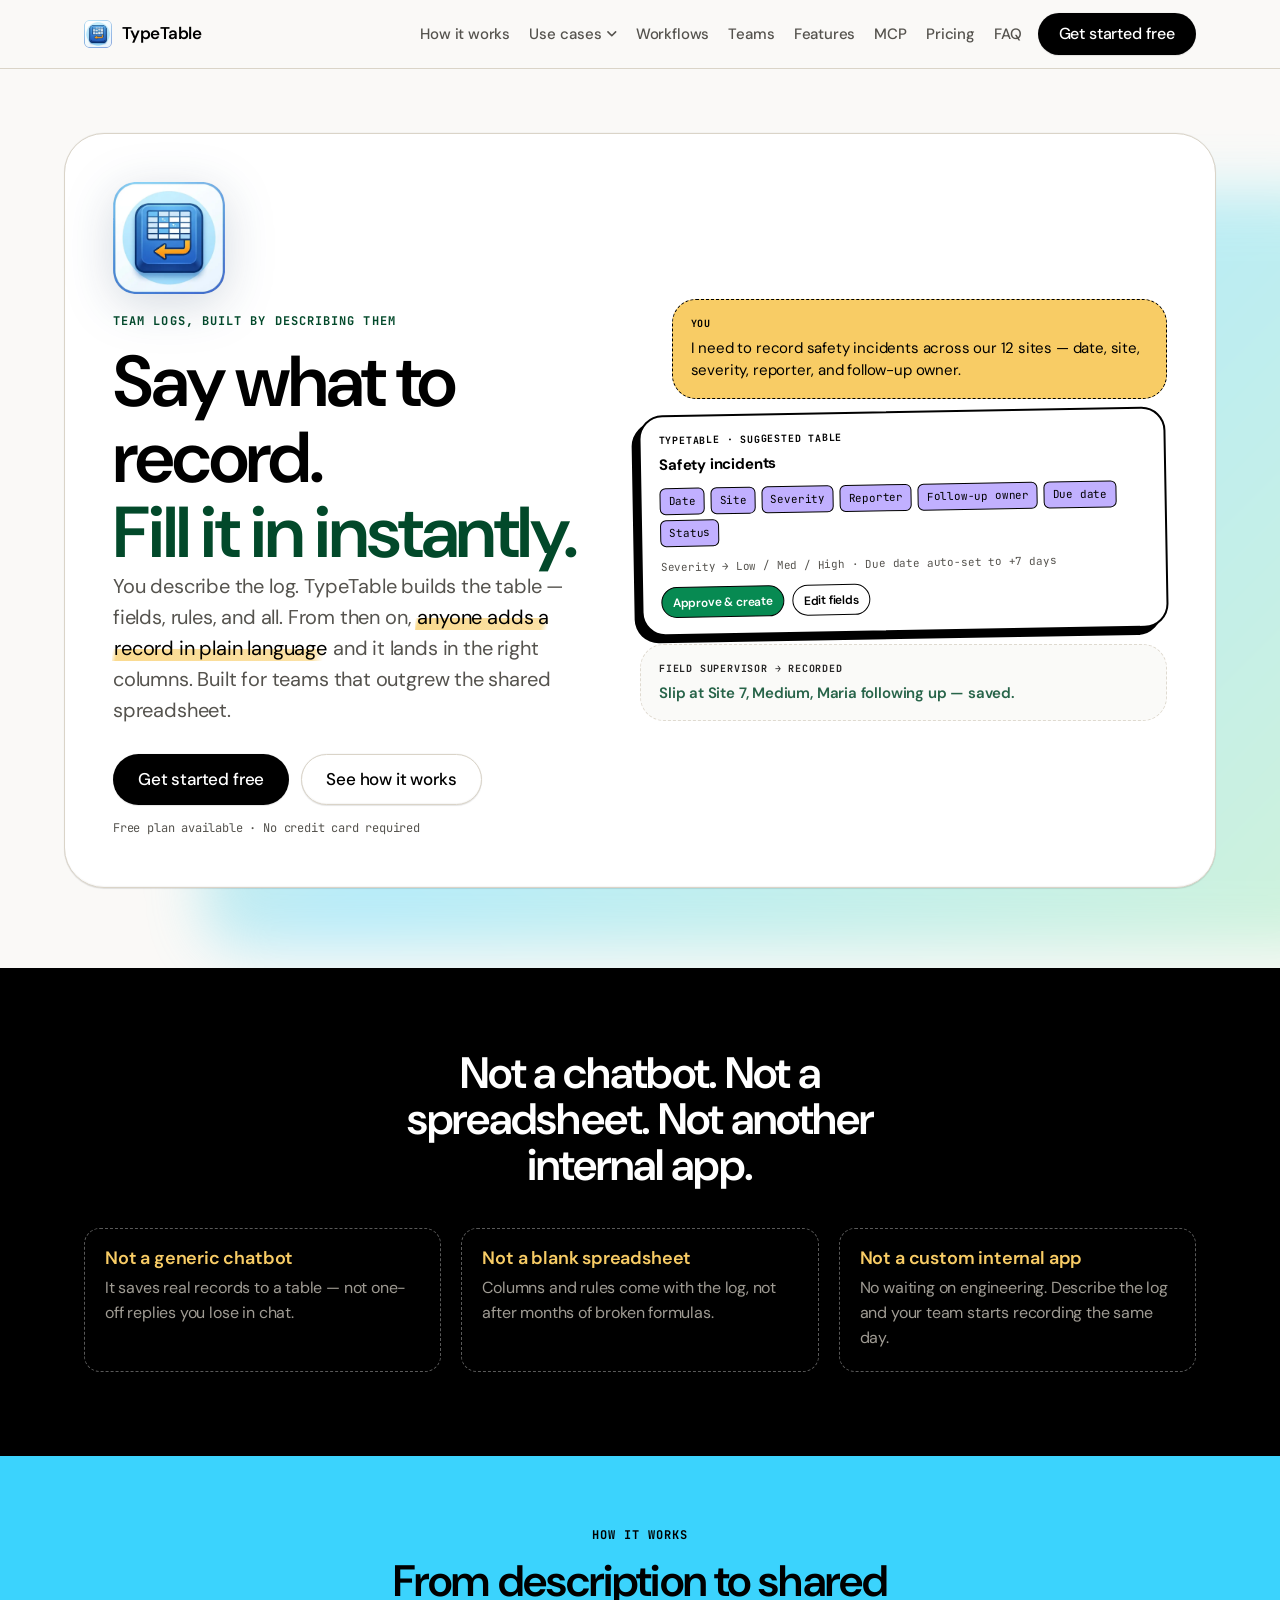
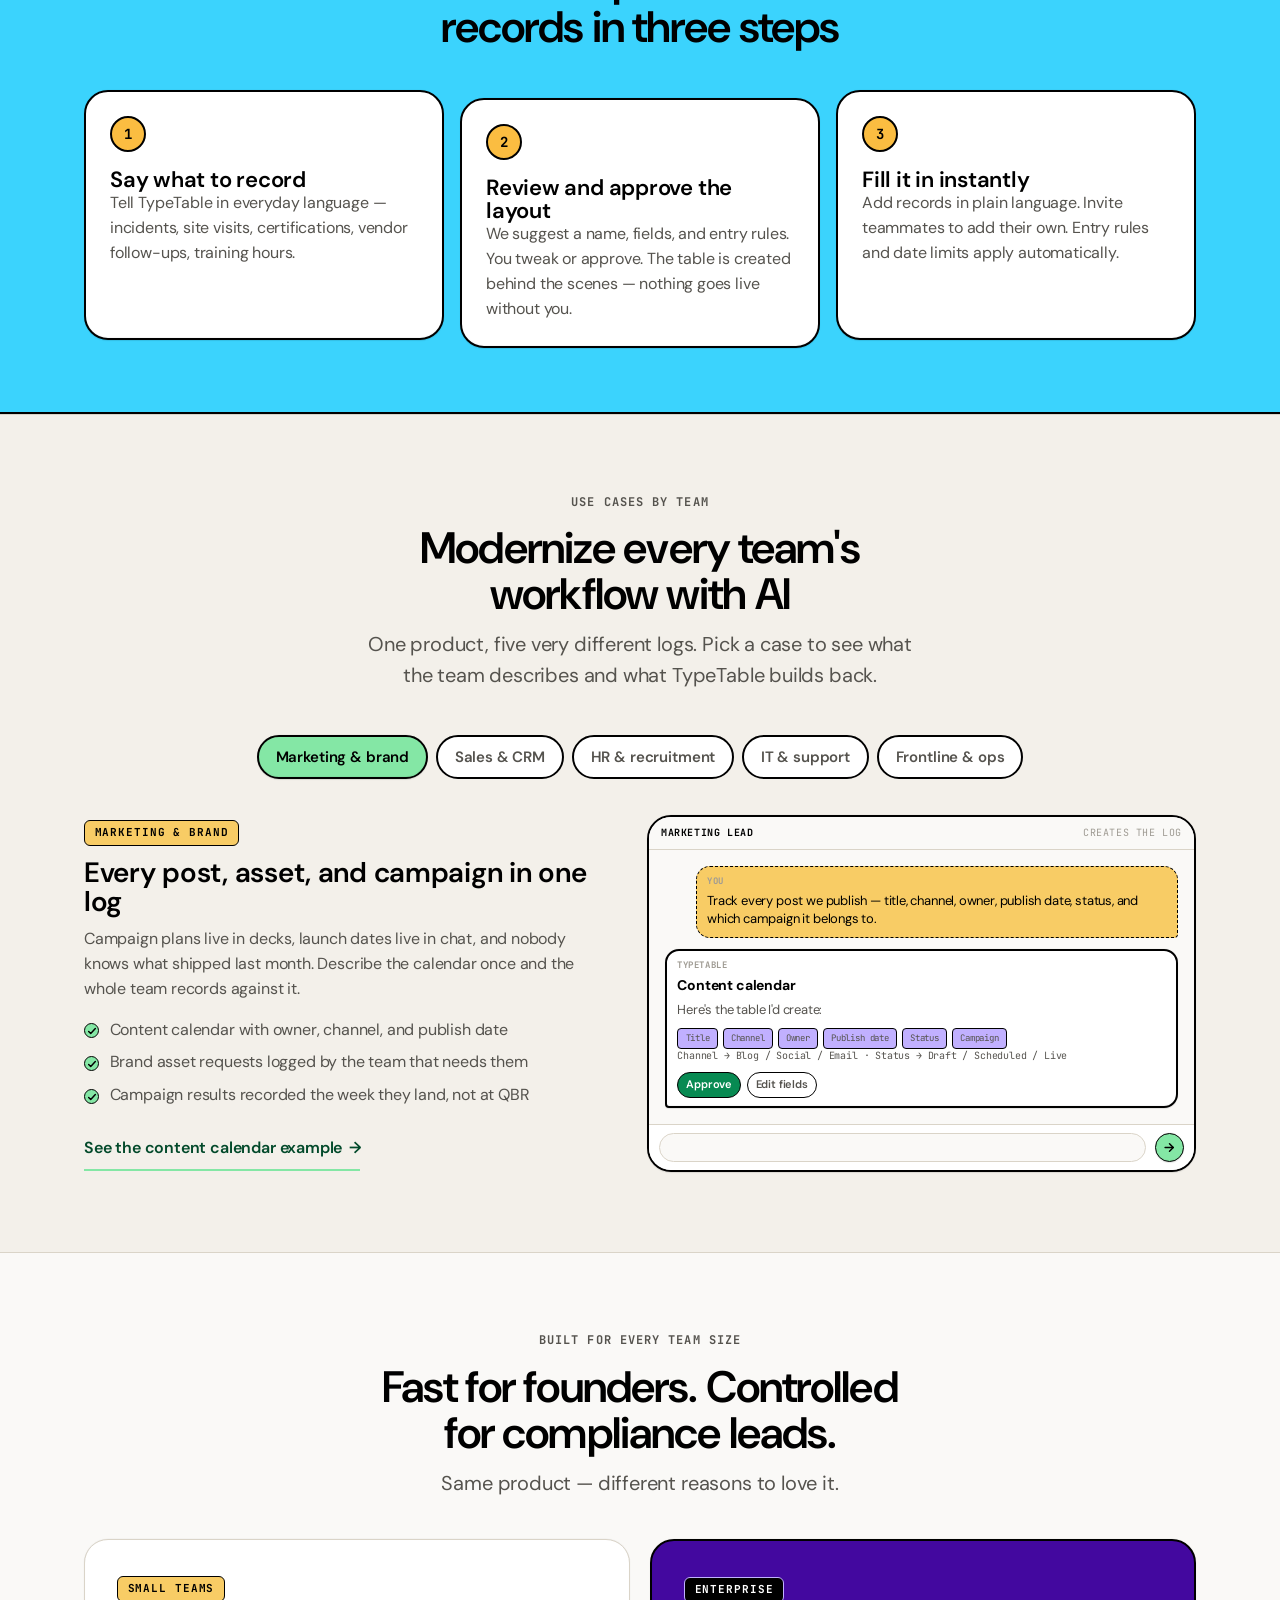
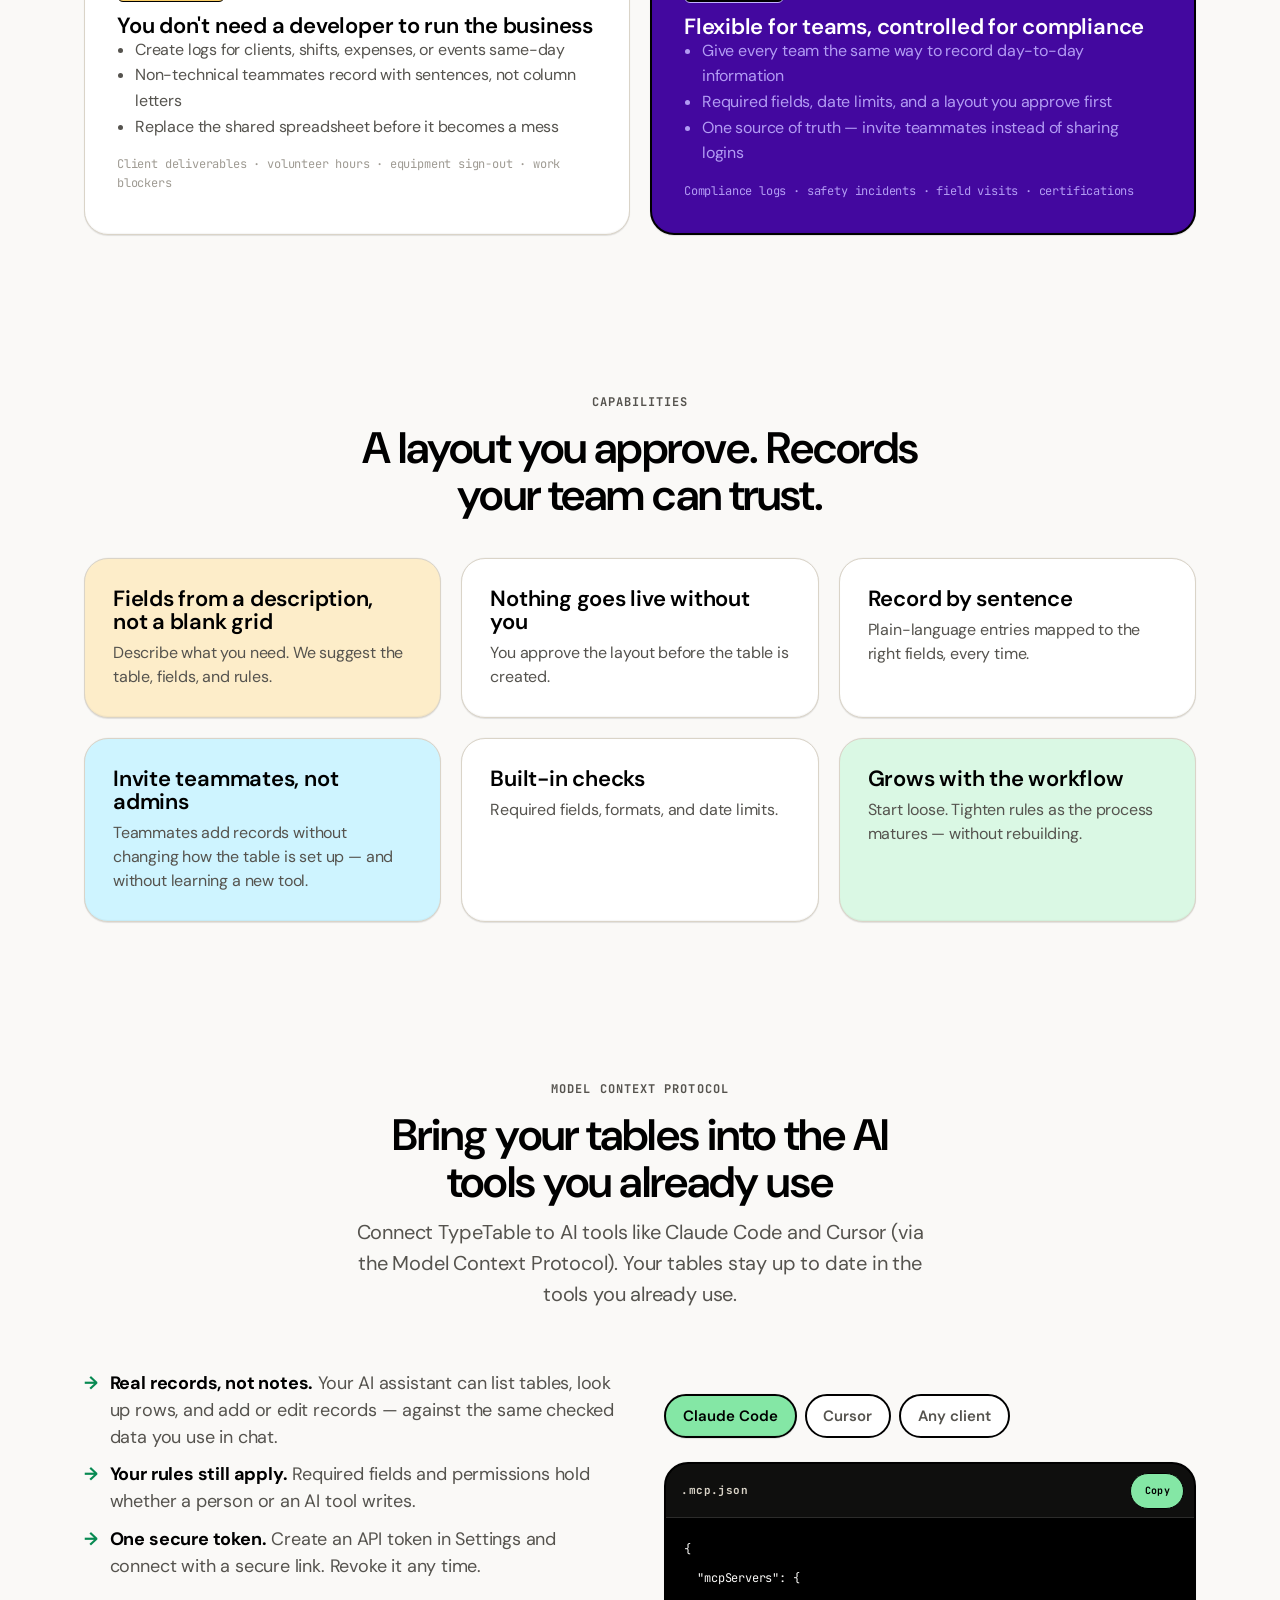
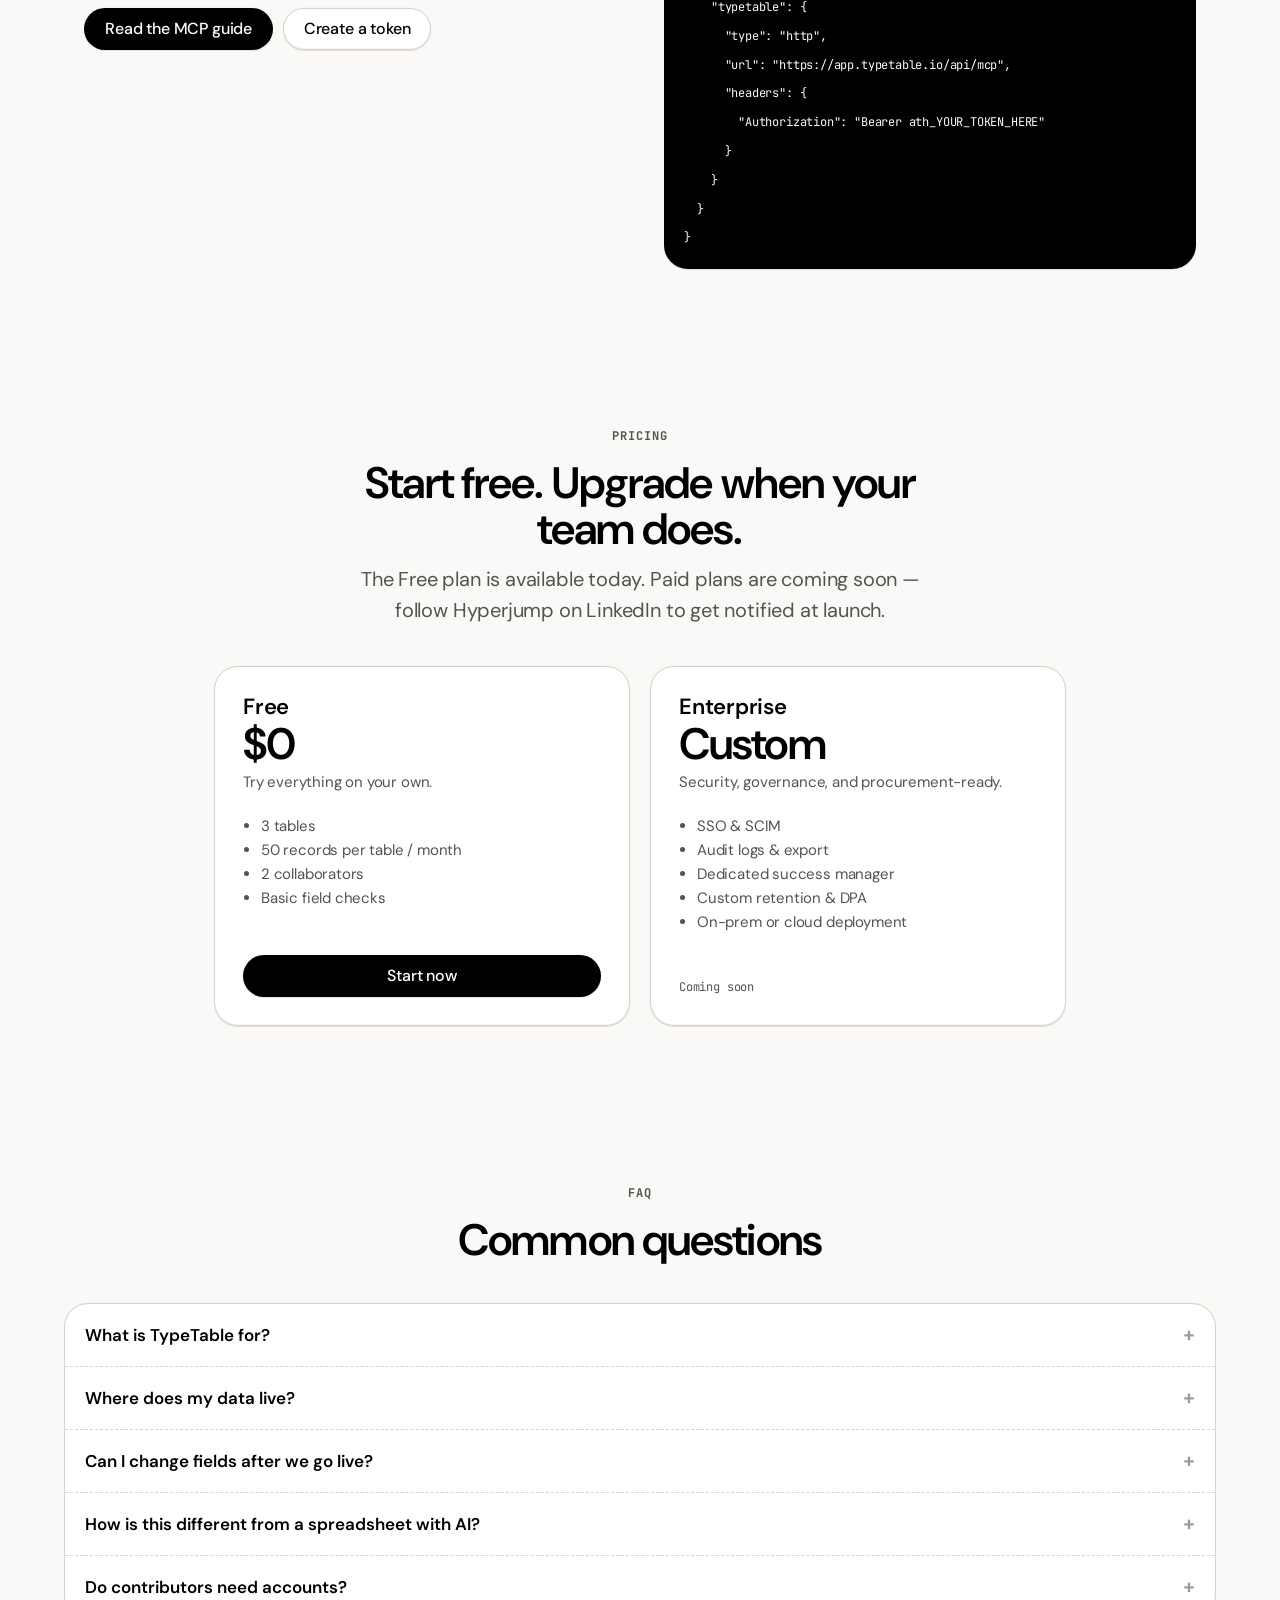
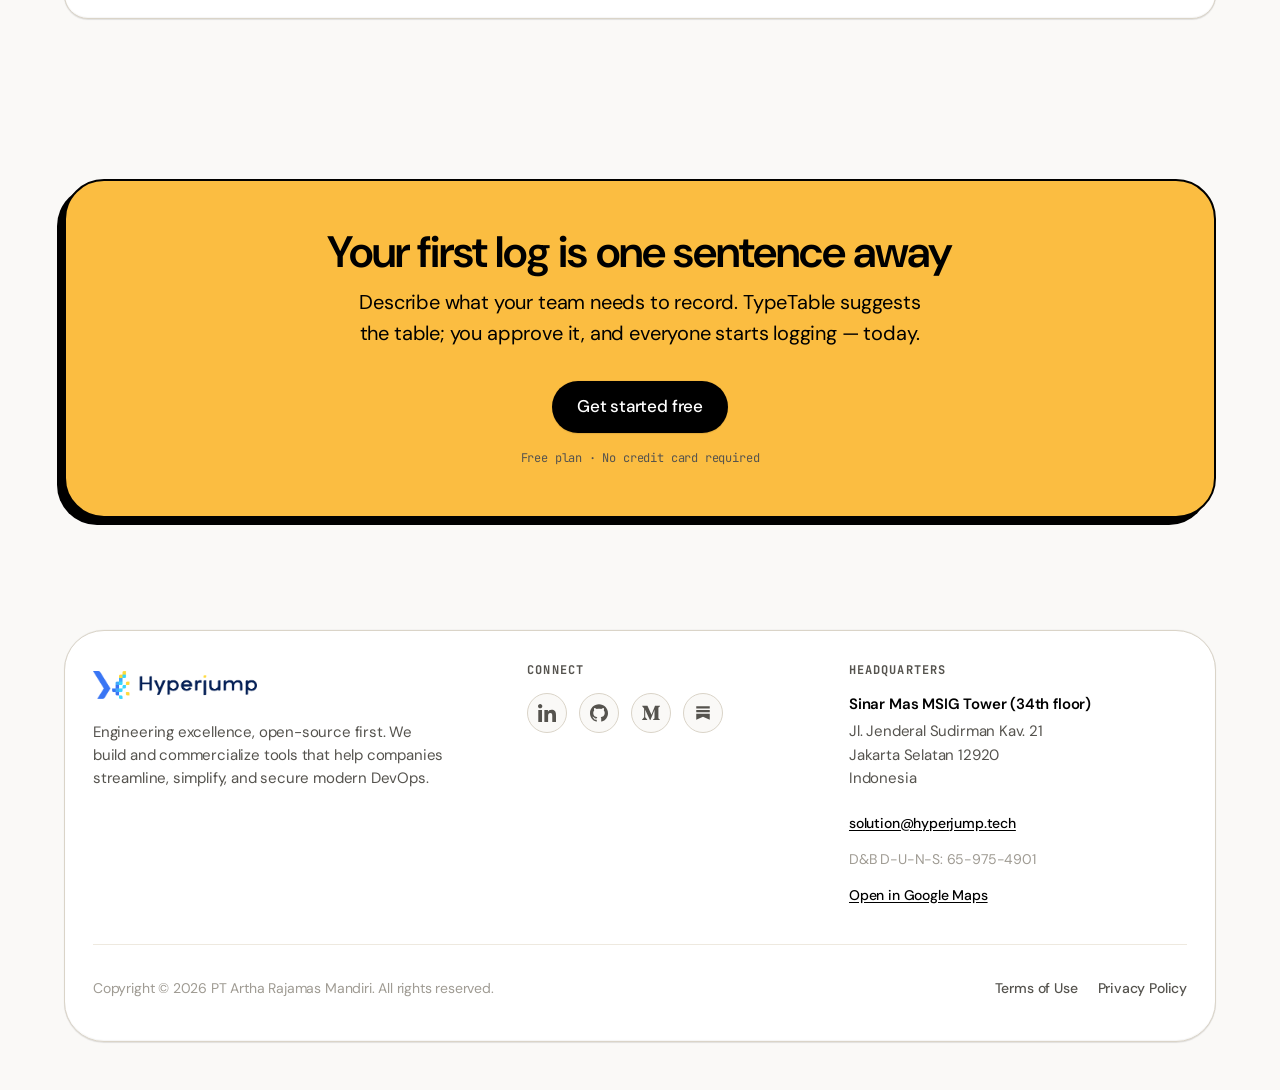
<file: src/index.html>
<!doctype html>
<html lang="en">
  <head>
    <meta charset="UTF-8" />
    <meta name="viewport" content="width=device-width, initial-scale=1.0" />

    <!-- Google tag (gtag.js) -->
    <script async src="https://www.googletagmanager.com/gtag/js?id=G-8EHZSEJHJP"></script>
    <script>
      window.dataLayer = window.dataLayer || [];
      function gtag() {
        dataLayer.push(arguments);
      }
      gtag("js", new Date());

      gtag("config", "G-8EHZSEJHJP");
    </script>

    <title>TypeTable — Say what to record. Fill it in instantly.</title>
    <meta
      name="description"
      content="Describe what your team needs to log. TypeTable builds the table, checks every entry, and lets everyone add records in plain language. No waiting on engineering."
    />
    <link rel="canonical" href="https://typetable.io/" />

    <meta property="og:type" content="website" />
    <meta property="og:site_name" content="TypeTable" />
    <meta property="og:url" content="https://typetable.io/" />
    <meta
      property="og:title"
      content="TypeTable — Say what to record. Fill it in instantly."
    />
    <meta
      property="og:description"
      content="Describe what your team needs to log. TypeTable builds the table, checks every entry, and lets everyone add records in plain language. No waiting on engineering."
    />
    <meta
      property="og:image"
      content="https://typetable.io/images/og-image.png"
    />
    <meta property="og:image:width" content="2400" />
    <meta property="og:image:height" content="1260" />
    <meta
      property="og:image:alt"
      content="TypeTable — say what to record, fill it in instantly. A described request turns into a Safety incidents table with fields and rules for you to approve."
    />

    <meta name="twitter:card" content="summary_large_image" />
    <meta
      name="twitter:title"
      content="TypeTable — Say what to record. Fill it in instantly."
    />
    <meta
      name="twitter:description"
      content="Describe what your team needs to log. TypeTable builds the table, checks every entry, and lets everyone add records in plain language."
    />
    <meta
      name="twitter:image"
      content="https://typetable.io/images/og-image.png"
    />

    <link rel="preconnect" href="https://fonts.googleapis.com" />
    <link rel="preconnect" href="https://fonts.gstatic.com" crossorigin />
    <link
      href="https://fonts.googleapis.com/css2?family=DM+Sans:ital,opsz,wght@0,9..40,400;0,9..40,500;0,9..40,600;0,9..40,700;1,9..40,400&family=JetBrains+Mono:ital,wght@0,400;0,500;0,700;1,400&display=swap"
      rel="stylesheet"
    />
    <link rel="icon" href="images/typetable-icon.webp" type="image/webp" />
    <link rel="apple-touch-icon" href="images/typetable-icon.webp" />
    <link rel="stylesheet" href="styles.css" />
  </head>
  <body>
    <a class="skip-link" href="#main">Skip to content</a>

    <header class="site-header" data-header>
      <div class="header-inner">
        <a href="#" class="logo" aria-label="TypeTable home">
          <img
            class="logo-mark"
            src="images/typetable-icon.webp"
            alt=""
            width="28"
            height="28"
          />
          TypeTable
        </a>
        <nav class="nav" aria-label="Primary">
          <a href="#how">How it works</a>
          <div class="nav-dropdown" data-dropdown>
            <button
              type="button"
              class="nav-dropdown-toggle"
              aria-expanded="false"
              aria-haspopup="true"
              data-dropdown-toggle
            >
              Use cases
              <svg class="nav-caret" viewBox="0 0 10 6" aria-hidden="true">
                <path
                  d="M1 1l4 4 4-4"
                  fill="none"
                  stroke="currentColor"
                  stroke-width="1.6"
                  stroke-linecap="round"
                  stroke-linejoin="round"
                />
              </svg>
            </button>
            <div class="nav-dropdown-menu" data-dropdown-menu>
              <a href="use-cases/deal-pipeline.html"
                >Deal pipeline<span>Sales</span></a
              >
              <a href="use-cases/customer-feedback.html"
                >Customer feedback<span>Product</span></a
              >
              <a href="use-cases/expense-log.html"
                >Expenses &amp; reimbursements<span>Finance</span></a
              >
              <a href="use-cases/interview-scorecards.html"
                >Interview notes<span>Hiring</span></a
              >
              <a href="use-cases/campaign-tracker.html"
                >Content calendar<span>Marketing</span></a
              >
              <a href="use-cases/inventory-tracker.html"
                >Inventory<span>Operations</span></a
              >
            </div>
          </div>
          <a href="#workflows">Workflows</a>
          <a href="#teams">Teams</a>
          <a href="#features">Features</a>
          <a href="mcp.html">MCP</a>
          <a href="#pricing">Pricing</a>
          <a href="#faq">FAQ</a>
        </nav>
        <div class="header-cta">
          <a
            href="https://app.typetable.io"
            class="btn btn-primary"
            target="_blank"
            rel="noopener noreferrer"
            >Get started free</a
          >
        </div>
        <button
          type="button"
          class="menu-toggle"
          aria-expanded="false"
          aria-controls="mobile-nav"
          data-menu-toggle
        >
          <span class="sr-only">Menu</span>
          <span class="menu-bar"></span>
          <span class="menu-bar"></span>
        </button>
      </div>
      <nav id="mobile-nav" class="mobile-nav" hidden data-mobile-nav>
        <a href="#how">How it works</a>
        <span class="mobile-nav-label">Use cases</span>
        <a class="mobile-nav-sub" href="use-cases/deal-pipeline.html"
          >Deal pipeline</a
        >
        <a class="mobile-nav-sub" href="use-cases/customer-feedback.html"
          >Customer feedback</a
        >
        <a class="mobile-nav-sub" href="use-cases/expense-log.html"
          >Expenses &amp; reimbursements</a
        >
        <a class="mobile-nav-sub" href="use-cases/interview-scorecards.html"
          >Interview notes</a
        >
        <a class="mobile-nav-sub" href="use-cases/campaign-tracker.html"
          >Content calendar</a
        >
        <a class="mobile-nav-sub" href="use-cases/inventory-tracker.html"
          >Inventory</a
        >
        <a href="#workflows">Workflows</a>
        <a href="#teams">Teams</a>
        <a href="#features">Features</a>
        <a href="mcp.html">MCP</a>
        <a href="#pricing">Pricing</a>
        <a href="#faq">FAQ</a>
        <a
          href="https://app.typetable.io"
          class="btn btn-primary"
          target="_blank"
          rel="noopener noreferrer"
          >Get started free</a
        >
      </nav>
    </header>

    <main id="main">
      <section class="hero">
        <div class="hero-shell">
          <div class="hero-grid">
            <div class="hero-copy">
              <img
                class="hero-icon"
                src="images/typetable-icon.webp"
                alt=""
                width="112"
                height="112"
              />
              <p class="label">Team logs, built by describing them</p>
              <h1>
                Say what to record.
                <span class="highlight">Fill it in instantly.</span>
              </h1>
              <p class="lead">
                You describe the log. TypeTable builds the table — fields,
                rules, and all. From then on,
                <span class="marker"
                  >anyone adds a record in plain language</span
                >
                and it lands in the right columns. Built for teams that outgrew
                the shared spreadsheet.
              </p>
              <div class="hero-actions">
                <a
                  href="https://app.typetable.io"
                  class="btn btn-primary btn-lg"
                  target="_blank"
                  rel="noopener noreferrer"
                  >Get started free</a
                >
                <a href="#how" class="btn btn-secondary btn-lg"
                  >See how it works</a
                >
              </div>
              <p class="hero-note">
                Free plan available · No credit card required
              </p>
            </div>

            <div class="product-demo" aria-label="Product example">
              <div class="demo-stack">
                <article class="demo-card demo-card--user">
                  <span class="demo-who">You</span>
                  <p>
                    I need to record safety incidents across our 12 sites —
                    date, site, severity, reporter, and follow-up owner.
                  </p>
                </article>
                <article class="demo-card demo-card--schema">
                  <span class="demo-who">TypeTable · suggested table</span>
                  <p><strong>Safety incidents</strong></p>
                  <ul class="field-pills">
                    <li>Date</li>
                    <li>Site</li>
                    <li>Severity</li>
                    <li>Reporter</li>
                    <li>Follow-up owner</li>
                    <li>Due date</li>
                    <li>Status</li>
                  </ul>
                  <p class="demo-rule">
                    Severity → Low / Med / High · Due date auto-set to +7 days
                  </p>
                  <div class="demo-row">
                    <span class="chip chip--fill">Approve & create</span>
                    <span class="chip">Edit fields</span>
                  </div>
                </article>
                <article class="demo-card demo-card--log">
                  <span class="demo-who">Field supervisor → recorded</span>
                  <p class="success">
                    Slip at Site 7, Medium, Maria following up — saved.
                  </p>
                </article>
              </div>
            </div>
          </div>
        </div>
      </section>

      <section class="section compare" aria-label="Positioning">
        <div class="wrap">
          <h2>Not a chatbot. Not a spreadsheet. Not another internal app.</h2>
          <div class="compare-grid">
            <div class="compare-item">
              <h3>Not a generic chatbot</h3>
              <p>
                It saves real records to a table — not one-off replies you lose
                in chat.
              </p>
            </div>
            <div class="compare-item">
              <h3>Not a blank spreadsheet</h3>
              <p>
                Columns and rules come with the log, not after months of broken
                formulas.
              </p>
            </div>
            <div class="compare-item">
              <h3>Not a custom internal app</h3>
              <p>
                No waiting on engineering. Describe the log and your team starts
                recording the same day.
              </p>
            </div>
          </div>
        </div>
      </section>

      <section id="how" class="how-band">
        <div class="section-head wrap">
          <p class="label">How it works</p>
          <h2>From description to shared records in three steps</h2>
        </div>
        <ol class="steps wrap">
          <li class="step">
            <span class="step-num" aria-hidden="true">1</span>
            <h3>Say what to record</h3>
            <p>
              Tell TypeTable in everyday language — incidents, site visits,
              certifications, vendor follow-ups, training hours.
            </p>
          </li>
          <li class="step">
            <span class="step-num" aria-hidden="true">2</span>
            <h3>Review and approve the layout</h3>
            <p>
              We suggest a name, fields, and entry rules. You tweak or approve.
              The table is created behind the scenes — nothing goes live without
              you.
            </p>
          </li>
          <li class="step">
            <span class="step-num" aria-hidden="true">3</span>
            <h3>Fill it in instantly</h3>
            <p>
              Add records in plain language. Invite teammates to add their own.
              Entry rules and date limits apply automatically.
            </p>
          </li>
        </ol>
      </section>

      <section id="workflows" class="section workflows">
        <div class="section-head wrap">
          <p class="label">Use cases by team</p>
          <h2>Modernize every team's workflow with AI</h2>
          <p class="lead">
            One product, five very different logs. Pick a case to see what the
            team describes and what TypeTable builds back.
          </p>
        </div>

        <div class="workflow-tabs wrap" data-client-tabs>
          <div
            class="workflow-tablist"
            role="tablist"
            aria-label="Choose a use case"
          >
            <button
              type="button"
              class="workflow-tab is-active"
              role="tab"
              aria-selected="true"
              id="workflow-tab-marketing"
              aria-controls="workflow-panel-marketing"
              data-client="marketing"
            >
              Marketing &amp; brand
            </button>
            <button
              type="button"
              class="workflow-tab"
              role="tab"
              aria-selected="false"
              id="workflow-tab-sales"
              aria-controls="workflow-panel-sales"
              data-client="sales"
            >
              Sales &amp; CRM
            </button>
            <button
              type="button"
              class="workflow-tab"
              role="tab"
              aria-selected="false"
              id="workflow-tab-hr"
              aria-controls="workflow-panel-hr"
              data-client="hr"
            >
              HR &amp; recruitment
            </button>
            <button
              type="button"
              class="workflow-tab"
              role="tab"
              aria-selected="false"
              id="workflow-tab-it"
              aria-controls="workflow-panel-it"
              data-client="it"
            >
              IT &amp; support
            </button>
            <button
              type="button"
              class="workflow-tab"
              role="tab"
              aria-selected="false"
              id="workflow-tab-ops"
              aria-controls="workflow-panel-ops"
              data-client="ops"
            >
              Frontline &amp; ops
            </button>
          </div>

          <div
            class="workflow-panel"
            id="workflow-panel-marketing"
            role="tabpanel"
            tabindex="0"
            aria-labelledby="workflow-tab-marketing"
            data-client-panel="marketing"
          >
            <div class="workflow-grid">
              <div class="workflow-copy">
                <span class="workflow-tag">Marketing &amp; brand</span>
                <h3>Every post, asset, and campaign in one log</h3>
                <p>
                  Campaign plans live in decks, launch dates live in chat, and
                  nobody knows what shipped last month. Describe the calendar
                  once and the whole team records against it.
                </p>
                <ul class="workflow-list">
                  <li>
                    Content calendar with owner, channel, and publish date
                  </li>
                  <li>
                    Brand asset requests logged by the team that needs them
                  </li>
                  <li>
                    Campaign results recorded the week they land, not at QBR
                  </li>
                </ul>
                <a class="workflow-link" href="use-cases/campaign-tracker.html"
                  >See the content calendar example</a
                >
              </div>
              <div
                class="chat chat--creator"
                aria-label="Creator chat: content calendar"
              >
                <div class="chat-bar">
                  <strong>Marketing lead</strong>
                  <span>Creates the log</span>
                </div>
                <div class="chat-thread">
                  <div class="chat-msg chat-msg--user">
                    <span class="chat-msg-label">You</span>
                    <p>
                      Track every post we publish — title, channel, owner,
                      publish date, status, and which campaign it belongs to.
                    </p>
                  </div>
                  <div class="chat-msg chat-msg--bot chat-msg--schema">
                    <span class="chat-msg-label">TypeTable</span>
                    <strong>Content calendar</strong>
                    <p>Here's the table I'd create:</p>
                    <ul class="chat-pills">
                      <li>Title</li>
                      <li>Channel</li>
                      <li>Owner</li>
                      <li>Publish date</li>
                      <li>Status</li>
                      <li>Campaign</li>
                    </ul>
                    <p class="chat-rule">
                      Channel → Blog / Social / Email · Status → Draft /
                      Scheduled / Live
                    </p>
                    <div class="chat-actions">
                      <span class="chat-chip chat-chip--primary">Approve</span>
                      <span class="chat-chip">Edit fields</span>
                    </div>
                  </div>
                </div>
                <div class="chat-input-fake" aria-hidden="true"></div>
              </div>
            </div>
          </div>

          <div
            class="workflow-panel"
            id="workflow-panel-sales"
            role="tabpanel"
            tabindex="0"
            aria-labelledby="workflow-tab-sales"
            data-client-panel="sales"
            hidden
          >
            <div class="workflow-grid">
              <div class="workflow-copy">
                <span class="workflow-tag">Sales &amp; CRM</span>
                <h3>A pipeline reps actually update</h3>
                <p>
                  Reps skip the CRM because it takes eight clicks. Here they
                  type one sentence after the call and the deal moves.
                </p>
                <ul class="workflow-list">
                  <li>
                    Deal stage, value, and next step logged from a sentence
                  </li>
                  <li>Required fields keep every deal comparable at review</li>
                  <li>Call notes and follow-ups recorded from the road</li>
                </ul>
                <a class="workflow-link" href="use-cases/deal-pipeline.html"
                  >See the deal pipeline example</a
                >
              </div>
              <div
                class="chat chat--creator"
                aria-label="Creator chat: deal pipeline"
              >
                <div class="chat-bar">
                  <strong>Sales lead</strong>
                  <span>Creates the log</span>
                </div>
                <div class="chat-thread">
                  <div class="chat-msg chat-msg--user">
                    <span class="chat-msg-label">You</span>
                    <p>
                      Track company, contact, deal value, stage, next step, and
                      expected close date.
                    </p>
                  </div>
                  <div class="chat-msg chat-msg--bot chat-msg--schema">
                    <span class="chat-msg-label">TypeTable</span>
                    <strong>Deal pipeline</strong>
                    <p>Here's the table I'd create:</p>
                    <ul class="chat-pills">
                      <li>Company</li>
                      <li>Contact</li>
                      <li>Value</li>
                      <li>Stage</li>
                      <li>Next step</li>
                      <li>Close date</li>
                    </ul>
                    <p class="chat-rule">
                      Stage → Lead / Demo / Proposal / Won / Lost · Value
                      required
                    </p>
                    <div class="chat-actions">
                      <span class="chat-chip chat-chip--primary">Approve</span>
                      <span class="chat-chip">Edit fields</span>
                    </div>
                  </div>
                </div>
                <div class="chat-input-fake" aria-hidden="true"></div>
              </div>
            </div>
          </div>

          <div
            class="workflow-panel"
            id="workflow-panel-hr"
            role="tabpanel"
            tabindex="0"
            aria-labelledby="workflow-tab-hr"
            data-client-panel="hr"
            hidden
          >
            <div class="workflow-grid">
              <div class="workflow-copy">
                <span class="workflow-tag">HR &amp; recruitment</span>
                <h3>Hiring and people records that stay consistent</h3>
                <p>
                  Interview notes scattered across docs make candidates hard to
                  compare. One table, the same fields for everyone, filled in
                  right after the call.
                </p>
                <ul class="workflow-list">
                  <li>
                    Interview scorecards with the same rating scale per role
                  </li>
                  <li>
                    Onboarding steps and equipment handover tracked per hire
                  </li>
                  <li>
                    Quarterly check-ins logged by managers in plain language
                  </li>
                </ul>
                <a
                  class="workflow-link"
                  href="use-cases/interview-scorecards.html"
                  >See the interview notes example</a
                >
              </div>
              <div
                class="chat chat--creator"
                aria-label="Creator chat: interview notes"
              >
                <div class="chat-bar">
                  <strong>HR lead</strong>
                  <span>Creates the log</span>
                </div>
                <div class="chat-thread">
                  <div class="chat-msg chat-msg--user">
                    <span class="chat-msg-label">You</span>
                    <p>
                      Track candidate, role, interviewer, round, rating, and the
                      hire recommendation.
                    </p>
                  </div>
                  <div class="chat-msg chat-msg--bot chat-msg--schema">
                    <span class="chat-msg-label">TypeTable</span>
                    <strong>Interview notes</strong>
                    <p>Here's the table I'd create:</p>
                    <ul class="chat-pills">
                      <li>Candidate</li>
                      <li>Role</li>
                      <li>Interviewer</li>
                      <li>Round</li>
                      <li>Rating</li>
                      <li>Recommendation</li>
                    </ul>
                    <p class="chat-rule">
                      Rating 1–5 · Recommendation → Hire / No hire / Another
                      round
                    </p>
                    <div class="chat-actions">
                      <span class="chat-chip chat-chip--primary">Approve</span>
                      <span class="chat-chip">Edit fields</span>
                    </div>
                  </div>
                </div>
                <div class="chat-input-fake" aria-hidden="true"></div>
              </div>
            </div>
          </div>

          <div
            class="workflow-panel"
            id="workflow-panel-it"
            role="tabpanel"
            tabindex="0"
            aria-labelledby="workflow-tab-it"
            data-client-panel="it"
            hidden
          >
            <div class="workflow-grid">
              <div class="workflow-copy">
                <span class="workflow-tag">IT &amp; support</span>
                <h3>Requests and issues out of chat, into a table</h3>
                <p>
                  Access requests and bug reports arrive as messages and get
                  lost. Give every team one place to file them, with the
                  details you need attached.
                </p>
                <ul class="workflow-list">
                  <li>
                    Access and equipment requests with approver and due date
                  </li>
                  <li>Bug and incident reports with severity and owner</li>
                  <li>Customer issues logged by whoever heard them first</li>
                </ul>
                <a class="workflow-link" href="use-cases/customer-feedback.html"
                  >See the issue log example</a
                >
              </div>
              <div
                class="chat chat--creator"
                aria-label="Creator chat: IT requests"
              >
                <div class="chat-bar">
                  <strong>IT lead</strong>
                  <span>Creates the log</span>
                </div>
                <div class="chat-thread">
                  <div class="chat-msg chat-msg--user">
                    <span class="chat-msg-label">You</span>
                    <p>
                      Track requester, request type, details, priority,
                      approver, and status.
                    </p>
                  </div>
                  <div class="chat-msg chat-msg--bot chat-msg--schema">
                    <span class="chat-msg-label">TypeTable</span>
                    <strong>IT requests</strong>
                    <p>Here's the table I'd create:</p>
                    <ul class="chat-pills">
                      <li>Requester</li>
                      <li>Type</li>
                      <li>Details</li>
                      <li>Priority</li>
                      <li>Approver</li>
                      <li>Status</li>
                    </ul>
                    <p class="chat-rule">
                      Priority → Low / Med / High · Status → Open / In progress
                      / Done
                    </p>
                    <div class="chat-actions">
                      <span class="chat-chip chat-chip--primary">Approve</span>
                      <span class="chat-chip">Edit fields</span>
                    </div>
                  </div>
                </div>
                <div class="chat-input-fake" aria-hidden="true"></div>
              </div>
            </div>
          </div>

          <div
            class="workflow-panel"
            id="workflow-panel-ops"
            role="tabpanel"
            tabindex="0"
            aria-labelledby="workflow-tab-ops"
            data-client-panel="ops"
            hidden
          >
            <div class="workflow-grid">
              <div class="workflow-copy">
                <span class="workflow-tag">Frontline &amp; ops</span>
                <h3>Records from the floor, not from a desk</h3>
                <p>
                  Field teams will not open a spreadsheet on a phone. They type
                  what happened in a sentence and the rules fill the rest.
                </p>
                <ul class="workflow-list">
                  <li>Stock counts and low-stock flags from the storeroom</li>
                  <li>Site visits and inspection scores logged on site</li>
                  <li>Safety incidents with follow-up owner and due date</li>
                </ul>
                <a class="workflow-link" href="use-cases/inventory-tracker.html"
                  >See the inventory example</a
                >
              </div>
              <div
                class="chat chat--creator"
                aria-label="Creator chat: inventory"
              >
                <div class="chat-bar">
                  <strong>Ops lead</strong>
                  <span>Creates the log</span>
                </div>
                <div class="chat-thread">
                  <div class="chat-msg chat-msg--user">
                    <span class="chat-msg-label">You</span>
                    <p>
                      Track item, location, quantity on hand, reorder point, who
                      counted it, and when.
                    </p>
                  </div>
                  <div class="chat-msg chat-msg--bot chat-msg--schema">
                    <span class="chat-msg-label">TypeTable</span>
                    <strong>Inventory</strong>
                    <p>Here's the table I'd create:</p>
                    <ul class="chat-pills">
                      <li>Item</li>
                      <li>Location</li>
                      <li>On hand</li>
                      <li>Reorder point</li>
                      <li>Counted by</li>
                      <li>Counted on</li>
                    </ul>
                    <p class="chat-rule">
                      On hand must be a number · Flags low stock below reorder
                      point
                    </p>
                    <div class="chat-actions">
                      <span class="chat-chip chat-chip--primary">Approve</span>
                      <span class="chat-chip">Edit fields</span>
                    </div>
                  </div>
                </div>
                <div class="chat-input-fake" aria-hidden="true"></div>
              </div>
            </div>
          </div>
        </div>
      </section>

      <section id="teams" class="section">
        <div class="section-head wrap">
          <p class="label">Built for every team size</p>
          <h2>Fast for founders. Controlled for compliance leads.</h2>
          <p class="lead">Same product — different reasons to love it.</p>
        </div>
        <div class="audience-grid wrap">
          <article class="audience-card">
            <span class="audience-tag">Small teams</span>
            <h3>You don't need a developer to run the business</h3>
            <ul>
              <li>
                Create logs for clients, shifts, expenses, or events same-day
              </li>
              <li>
                Non-technical teammates record with sentences, not column
                letters
              </li>
              <li>Replace the shared spreadsheet before it becomes a mess</li>
            </ul>
            <p class="audience-examples">
              Client deliverables · volunteer hours · equipment sign-out · work
              blockers
            </p>
          </article>
          <article class="audience-card audience-card--enterprise">
            <span class="audience-tag">Enterprise</span>
            <h3>Flexible for teams, controlled for compliance</h3>
            <ul class="audience-list">
              <li>
                Give every team the same way to record day-to-day information
              </li>
              <li>
                Required fields, date limits, and a layout you approve first
              </li>
              <li>
                One source of truth — invite teammates instead of sharing logins
              </li>
            </ul>
            <p class="audience-examples">
              Compliance logs · safety incidents · field visits · certifications
            </p>
          </article>
        </div>
      </section>

      <section id="features" class="section">
        <div class="section-head wrap">
          <p class="label">Capabilities</p>
          <h2>A layout you approve. Records your team can trust.</h2>
        </div>
        <div class="feature-bento wrap">
          <article class="feature">
            <h3>Fields from a description, not a blank grid</h3>
            <p>
              Describe what you need. We suggest the table, fields, and rules.
            </p>
          </article>
          <article class="feature">
            <h3>Nothing goes live without you</h3>
            <p>You approve the layout before the table is created.</p>
          </article>
          <article class="feature">
            <h3>Record by sentence</h3>
            <p>
              Plain-language entries mapped to the right fields, every time.
            </p>
          </article>
          <article class="feature">
            <h3>Invite teammates, not admins</h3>
            <p>
              Teammates add records without changing how the table is set up —
              and without learning a new tool.
            </p>
          </article>
          <article class="feature">
            <h3>Built-in checks</h3>
            <p>Required fields, formats, and date limits.</p>
          </article>
          <article class="feature">
            <h3>Grows with the workflow</h3>
            <p>
              Start loose. Tighten rules as the process matures — without
              rebuilding.
            </p>
          </article>
        </div>
      </section>

      <section id="mcp" class="section">
        <div class="section-head wrap">
          <p class="label">Model Context Protocol</p>
          <h2>Bring your tables into the AI tools you already use</h2>
          <p class="lead">
            Connect TypeTable to AI tools like Claude Code and Cursor (via the
            Model Context Protocol). Your tables stay up to date in the tools
            you already use.
          </p>
        </div>
        <div class="mcp-split wrap">
          <div class="mcp-copy">
            <ul class="mcp-points">
              <li>
                <strong>Real records, not notes.</strong> Your AI assistant can
                list tables, look up rows, and add or edit records — against the
                same checked data you use in chat.
              </li>
              <li>
                <strong>Your rules still apply.</strong> Required fields and
                permissions hold whether a person or an AI tool writes.
              </li>
              <li>
                <strong>One secure token.</strong> Create an API token in
                Settings and connect with a secure link. Revoke it any time.
              </li>
            </ul>
            <div class="mcp-actions">
              <a href="mcp.html" class="btn btn-primary">Read the MCP guide</a>
              <a
                href="https://app.typetable.io"
                class="btn btn-secondary"
                target="_blank"
                rel="noopener noreferrer"
                >Create a token</a
              >
            </div>
          </div>
          <div class="mcp-code">
            <div class="client-tabs" data-client-tabs>
              <div
                class="client-tablist"
                role="tablist"
                aria-label="Choose your client"
              >
                <button
                  type="button"
                  class="client-tab is-active"
                  role="tab"
                  aria-selected="true"
                  data-client="claude-code"
                >
                  Claude Code
                </button>
                <button
                  type="button"
                  class="client-tab"
                  role="tab"
                  aria-selected="false"
                  data-client="cursor"
                >
                  Cursor
                </button>
                <button
                  type="button"
                  class="client-tab"
                  role="tab"
                  aria-selected="false"
                  data-client="any"
                >
                  Any client
                </button>
              </div>

              <div class="client-panel" data-client-panel="claude-code">
                <div class="code-block">
                  <div class="code-head">
                    <span class="code-file">.mcp.json</span>
                    <button
                      type="button"
                      class="code-copy"
                      data-copy="#cfg-home-claude-code"
                    >
                      <span data-copy-label>Copy</span>
                    </button>
                  </div>
                  <pre><code id="cfg-home-claude-code">{
  "mcpServers": {
    "typetable": {
      "type": "http",
      "url": "https://app.typetable.io/api/mcp",
      "headers": {
        "Authorization": "Bearer ath_YOUR_TOKEN_HERE"
      }
    }
  }
}</code></pre>
                </div>
              </div>

              <div class="client-panel" data-client-panel="cursor" hidden>
                <div class="code-block">
                  <div class="code-head">
                    <span class="code-file">.cursor/mcp.json</span>
                    <button
                      type="button"
                      class="code-copy"
                      data-copy="#cfg-home-cursor"
                    >
                      <span data-copy-label>Copy</span>
                    </button>
                  </div>
                  <pre><code id="cfg-home-cursor">{
  "mcpServers": {
    "typetable": {
      "url": "https://app.typetable.io/api/mcp",
      "headers": {
        "Authorization": "Bearer ath_YOUR_TOKEN_HERE"
      }
    }
  }
}</code></pre>
                </div>
              </div>

              <div class="client-panel" data-client-panel="any" hidden>
                <div class="mcp-facts">
                  <div class="mcp-fact">
                    <span class="mcp-fact-key">Endpoint</span>
                    <span class="mcp-fact-val"
                      >https://app.typetable.io/api/mcp</span
                    >
                  </div>
                  <div class="mcp-fact">
                    <span class="mcp-fact-key">Transport</span>
                    <span class="mcp-fact-val">Streamable HTTP</span>
                  </div>
                  <div class="mcp-fact">
                    <span class="mcp-fact-key">Auth</span>
                    <span class="mcp-fact-val"
                      >Authorization: Bearer ath_…</span
                    >
                  </div>
                </div>
              </div>
            </div>
          </div>
        </div>
      </section>

      <section id="pricing" class="section">
        <div class="section-head wrap">
          <p class="label">Pricing</p>
          <h2>Start free. Upgrade when your team does.</h2>
          <p class="lead">
            The Free plan is available today. Paid plans are coming soon —
            follow
            <a
              href="https://www.linkedin.com/company/hyperjump"
              target="_blank"
              rel="noopener noreferrer"
              >Hyperjump on LinkedIn</a
            >
            to get notified at launch.
          </p>
        </div>
        <div class="pricing-grid wrap">
          <article class="price-card">
            <h3>Free</h3>
            <p class="price"><span>$0</span></p>
            <p class="price-desc">Try everything on your own.</p>
            <ul>
              <li>3 tables</li>
              <li>50 records per table / month</li>
              <li>2 collaborators</li>
              <li>Basic field checks</li>
            </ul>
            <a
              href="https://app.typetable.io"
              target="_blank"
              rel="noopener noreferrer"
              class="btn btn-primary"
              >Start now</a
            >
          </article>
          <!-- <article class="price-card price-card--featured">
            <span class="price-badge">Most popular</span>
            <h3>Team</h3>
            <p class="price">
              <span>$3</span><small>/ collaborator / mo</small>
            </p>
            <p class="price-desc">For teams that outgrow the shared sheet.</p>
            <ul class="price-list">
              <li>Unlimited tables</li>
              <li>10,000 records / month</li>
              <li>Unlimited collaborators</li>
              <li>Advanced validation & time rules</li>
              <li>Email support</li>
            </ul>
            <a href="#cta" class="btn btn-primary">Start free trial</a>
          </article> -->
          <article class="price-card">
            <h3>Enterprise</h3>
            <p class="price"><span>Custom</span></p>
            <p class="price-desc">
              Security, governance, and procurement-ready.
            </p>
            <ul>
              <li>SSO & SCIM</li>
              <li>Audit logs & export</li>
              <li>Dedicated success manager</li>
              <li>Custom retention & DPA</li>
              <li>On-prem or cloud deployment</li>
            </ul>
            <p class="price-coming-soon">Coming soon</p>
          </article>
        </div>
      </section>

      <section id="faq" class="section">
        <div class="section-head wrap">
          <p class="label">FAQ</p>
          <h2>Common questions</h2>
        </div>
        <div class="faq-list wrap" data-faq-list>
          <div class="faq-item">
            <button type="button" class="faq-trigger" aria-expanded="false">
              What is TypeTable for?
            </button>
            <div class="faq-panel" hidden>
              <div class="faq-panel-inner">
                <p>
                  TypeTable is for the structured records your team keeps
                  re-typing into spreadsheets — describe what you need to track,
                  and it builds the table, checks every entry, and lets anyone
                  add records in plain language. Teams use it for
                  <a href="use-cases/deal-pipeline.html">deal pipelines</a>,
                  <a href="use-cases/customer-feedback.html"
                    >customer feedback</a
                  >, <a href="use-cases/expense-log.html">expense logs</a>,
                  <a href="use-cases/interview-scorecards.html"
                    >interview notes</a
                  >,
                  <a href="use-cases/campaign-tracker.html">content calendars</a
                  >, and
                  <a href="use-cases/inventory-tracker.html">inventory</a>.
                </p>
              </div>
            </div>
          </div>
          <div class="faq-item">
            <button type="button" class="faq-trigger" aria-expanded="false">
              Where does my data live?
            </button>
            <div class="faq-panel" hidden>
              <div class="faq-panel-inner">
                <p>
                  Each approved log gets its own secure space on our servers.
                  You review the layout before anything is created. Enterprise
                  plans can discuss region and retention requirements with our
                  team.
                </p>
              </div>
            </div>
          </div>
          <div class="faq-item">
            <button type="button" class="faq-trigger" aria-expanded="false">
              Can I change fields after we go live?
            </button>
            <div class="faq-panel" hidden>
              <div class="faq-panel-inner">
                <p>
                  Yes. Add, rename, or tighten the rules in conversation.
                  Existing records keep their history; new rules apply to future
                  entries unless you choose to backfill.
                </p>
              </div>
            </div>
          </div>
          <div class="faq-item">
            <button type="button" class="faq-trigger" aria-expanded="false">
              How is this different from a spreadsheet with AI?
            </button>
            <div class="faq-panel" hidden>
              <div class="faq-panel-inner">
                <p>
                  Spreadsheets still need someone to design columns and police
                  formats. TypeTable suggests fields from your description and
                  checks every entry against your rules — and gives teammates a
                  single plain-language way to add records.
                </p>
              </div>
            </div>
          </div>
          <div class="faq-item">
            <button type="button" class="faq-trigger" aria-expanded="false">
              Do contributors need accounts?
            </button>
            <div class="faq-panel" hidden>
              <div class="faq-panel-inner">
                <p>
                  Invite teammates by email. They add records in natural
                  language without changing how the table is set up. Owners
                  control who can create logs and who can only add records.
                </p>
              </div>
            </div>
          </div>
        </div>
      </section>

      <section id="cta" class="cta-band">
        <div class="cta-inner wrap">
          <h2>Your first log is one sentence away</h2>
          <p class="lead">
            Describe what your team needs to record. TypeTable suggests the
            table; you approve it, and everyone starts logging — today.
          </p>
          <a
            href="https://app.typetable.io"
            class="btn btn-primary btn-lg"
            target="_blank"
            rel="noopener noreferrer"
            >Get started free</a
          >
          <p class="cta-note">Free plan · No credit card required</p>
        </div>
      </section>
    </main>

    <footer class="site-footer">
      <div class="footer-shell wrap">
        <div class="footer-grid">
          <div class="footer-brand">
            <a
              href="https://hyperjump.tech/en"
              class="footer-logo"
              target="_blank"
              rel="noopener noreferrer"
            >
              <img
                src="images/hyperjump-logo.png"
                alt="Hyperjump"
                width="187"
                height="32"
              />
            </a>
            <p class="footer-tagline">
              Engineering excellence, open-source first. We build and
              commercialize tools that help companies streamline, simplify, and
              secure modern DevOps.
            </p>
          </div>

          <div class="footer-social">
            <p class="label">Connect</p>
            <nav class="footer-links" aria-label="Social media">
              <a
                href="https://www.linkedin.com/company/hyperjump"
                target="_blank"
                rel="noopener noreferrer"
                aria-label="LinkedIn"
              >
                <svg viewBox="0 0 16 16" fill="none" aria-hidden="true">
                  <path
                    d="M16 16V10.14C16 7.26 15.38 5.06 12.02 5.06C10.4 5.06 9.32 5.94 8.88 6.78H8.84V5.32H5.66V16H8.98V10.7C8.98 9.3 9.24 7.96 10.96 7.96C12.66 7.96 12.68 9.54 12.68 10.78V15.98H16V16ZM0.26 5.32H3.58V16H0.26V5.32ZM1.92 0C0.86 0 0 0.86 0 1.92C0 2.98 0.86 3.86 1.92 3.86C2.98 3.86 3.84 2.98 3.84 1.92C3.84 0.86 2.98 0 1.92 0Z"
                    fill="currentColor"
                  />
                </svg>
              </a>
              <a
                href="https://github.com/hyperjumptech"
                target="_blank"
                rel="noopener noreferrer"
                aria-label="GitHub"
              >
                <svg viewBox="0 0 20 20" fill="none" aria-hidden="true">
                  <path
                    d="M10 0.416504C4.475 0.416504 0 4.8165 0 10.2432C0 14.5857 2.865 18.2682 6.8375 19.5665C7.3375 19.659 7.52083 19.3548 7.52083 19.094C7.52083 18.8607 7.5125 18.2423 7.50833 17.4232C4.72667 18.0157 4.14 16.1048 4.14 16.1048C3.685 14.9707 3.0275 14.6673 3.0275 14.6673C2.12167 14.0582 3.0975 14.0707 3.0975 14.0707C4.10167 14.139 4.62917 15.0832 4.62917 15.0832C5.52083 16.5857 6.97 16.1515 7.54167 15.9007C7.63167 15.2648 7.88917 14.8323 8.175 14.5865C5.95417 14.3407 3.62 13.4957 3.62 9.73067C3.62 8.65817 4.0075 7.7815 4.64917 7.094C4.53667 6.84567 4.19917 5.8465 4.73667 4.49317C4.73667 4.49317 5.57417 4.22984 7.48667 5.50067C8.28667 5.28234 9.13667 5.174 9.98667 5.169C10.8367 5.174 11.6867 5.28234 12.4867 5.50067C14.3867 4.22984 15.2242 4.49317 15.2242 4.49317C15.7617 5.8465 15.4242 6.84567 15.3242 7.094C15.9617 7.7815 16.3492 8.65817 16.3492 9.73067C16.3492 13.5057 14.0117 14.3365 11.7867 14.5782C12.1367 14.8732 12.4617 15.4757 12.4617 16.3965C12.4617 17.7115 12.4492 18.7682 12.4492 19.0873C12.4492 19.3448 12.6242 19.6523 13.1367 19.554C17.1375 18.264 20 14.579 20 10.2432C20 4.8165 15.5225 0.416504 10 0.416504Z"
                    fill="currentColor"
                  />
                </svg>
              </a>
              <a
                href="https://medium.com/hyperjump-tech"
                target="_blank"
                rel="noopener noreferrer"
                aria-label="Medium"
              >
                <svg viewBox="0 0 16 16" fill="none" aria-hidden="true">
                  <path
                    d="M14.7233 3.15517L16 1.93384V1.6665H11.5773L8.42533 9.51184L4.83933 1.6665H0.202V1.93384L1.69333 3.72917C1.83867 3.86184 1.91467 4.05584 1.89533 4.25117V11.3065C1.94133 11.5605 1.85867 11.8218 1.68 12.0065L0 14.0425V14.3065H4.76333V14.0392L3.08333 12.0065C2.99341 11.9156 2.92574 11.8051 2.88561 11.6836C2.84548 11.5622 2.83397 11.4331 2.852 11.3065V5.20384L7.03333 14.3098H7.51933L11.1147 5.20384V12.4578C11.1147 12.6492 11.1147 12.6885 10.9893 12.8138L9.696 14.0652V14.3332H15.9707V14.0658L14.724 12.8452C14.67 12.8045 14.6282 12.7498 14.603 12.6871C14.5779 12.6243 14.5704 12.5559 14.5813 12.4892V3.51117C14.5702 3.44452 14.5775 3.37608 14.6025 3.31331C14.6276 3.25054 14.6694 3.19584 14.7233 3.15517Z"
                    fill="currentColor"
                  />
                </svg>
              </a>
              <a
                href="https://hyperjump.substack.com"
                target="_blank"
                rel="noopener noreferrer"
                aria-label="Substack"
              >
                <svg viewBox="0 0 24 24" fill="none" aria-hidden="true">
                  <path
                    d="M3 3h18v3H3V3zm0 5h18v3H3V8zm0 5h18v8l-9-4-9 4v-8z"
                    fill="currentColor"
                  />
                </svg>
              </a>
            </nav>
          </div>

          <div class="footer-contact">
            <p class="label">Headquarters</p>
            <address class="footer-address">
              <strong>Sinar Mas MSIG Tower (34th floor)</strong>
              Jl. Jenderal Sudirman Kav. 21<br />
              Jakarta Selatan 12920<br />
              Indonesia
            </address>
            <p class="footer-meta">
              <a href="mailto:solution@hyperjump.tech"
                >solution@hyperjump.tech</a
              >
            </p>
            <p class="footer-meta">D&amp;B D-U-N-S: 65-975-4901</p>
            <p class="footer-meta">
              <a
                href="https://maps.app.goo.gl/Dew762WwKLruRYGC9"
                target="_blank"
                rel="noopener noreferrer"
                >Open in Google Maps</a
              >
            </p>
          </div>
        </div>

        <div class="footer-bottom">
          <div class="footer-bottom-inner">
            <p>
              Copyright © 2026 PT Artha Rajamas Mandiri. All rights reserved.
            </p>
            <nav class="footer-legal" aria-label="Legal">
              <a href="/terms/">Terms of Use</a>
              <a href="/privacy/">Privacy Policy</a>
            </nav>
          </div>
        </div>
      </div>
    </footer>

    <script src="main.js"></script>
  </body>
</html>
</file>
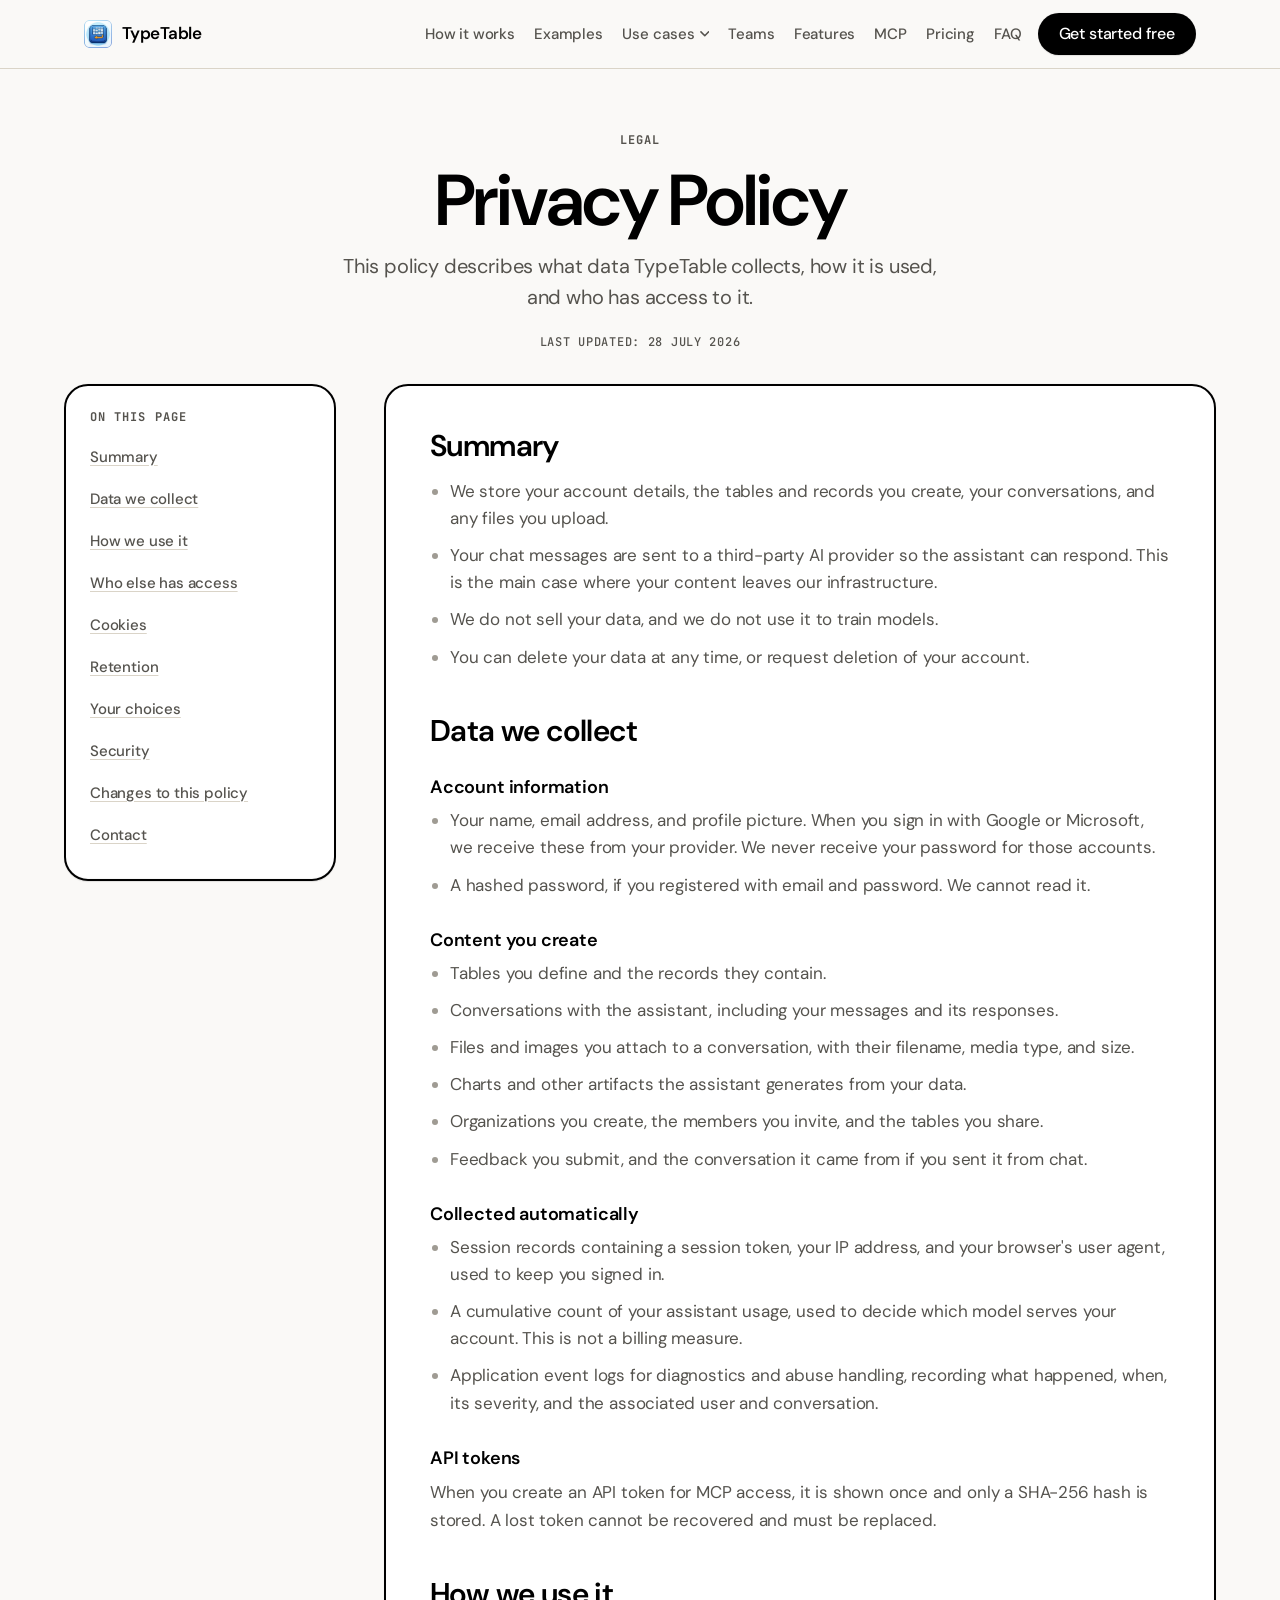
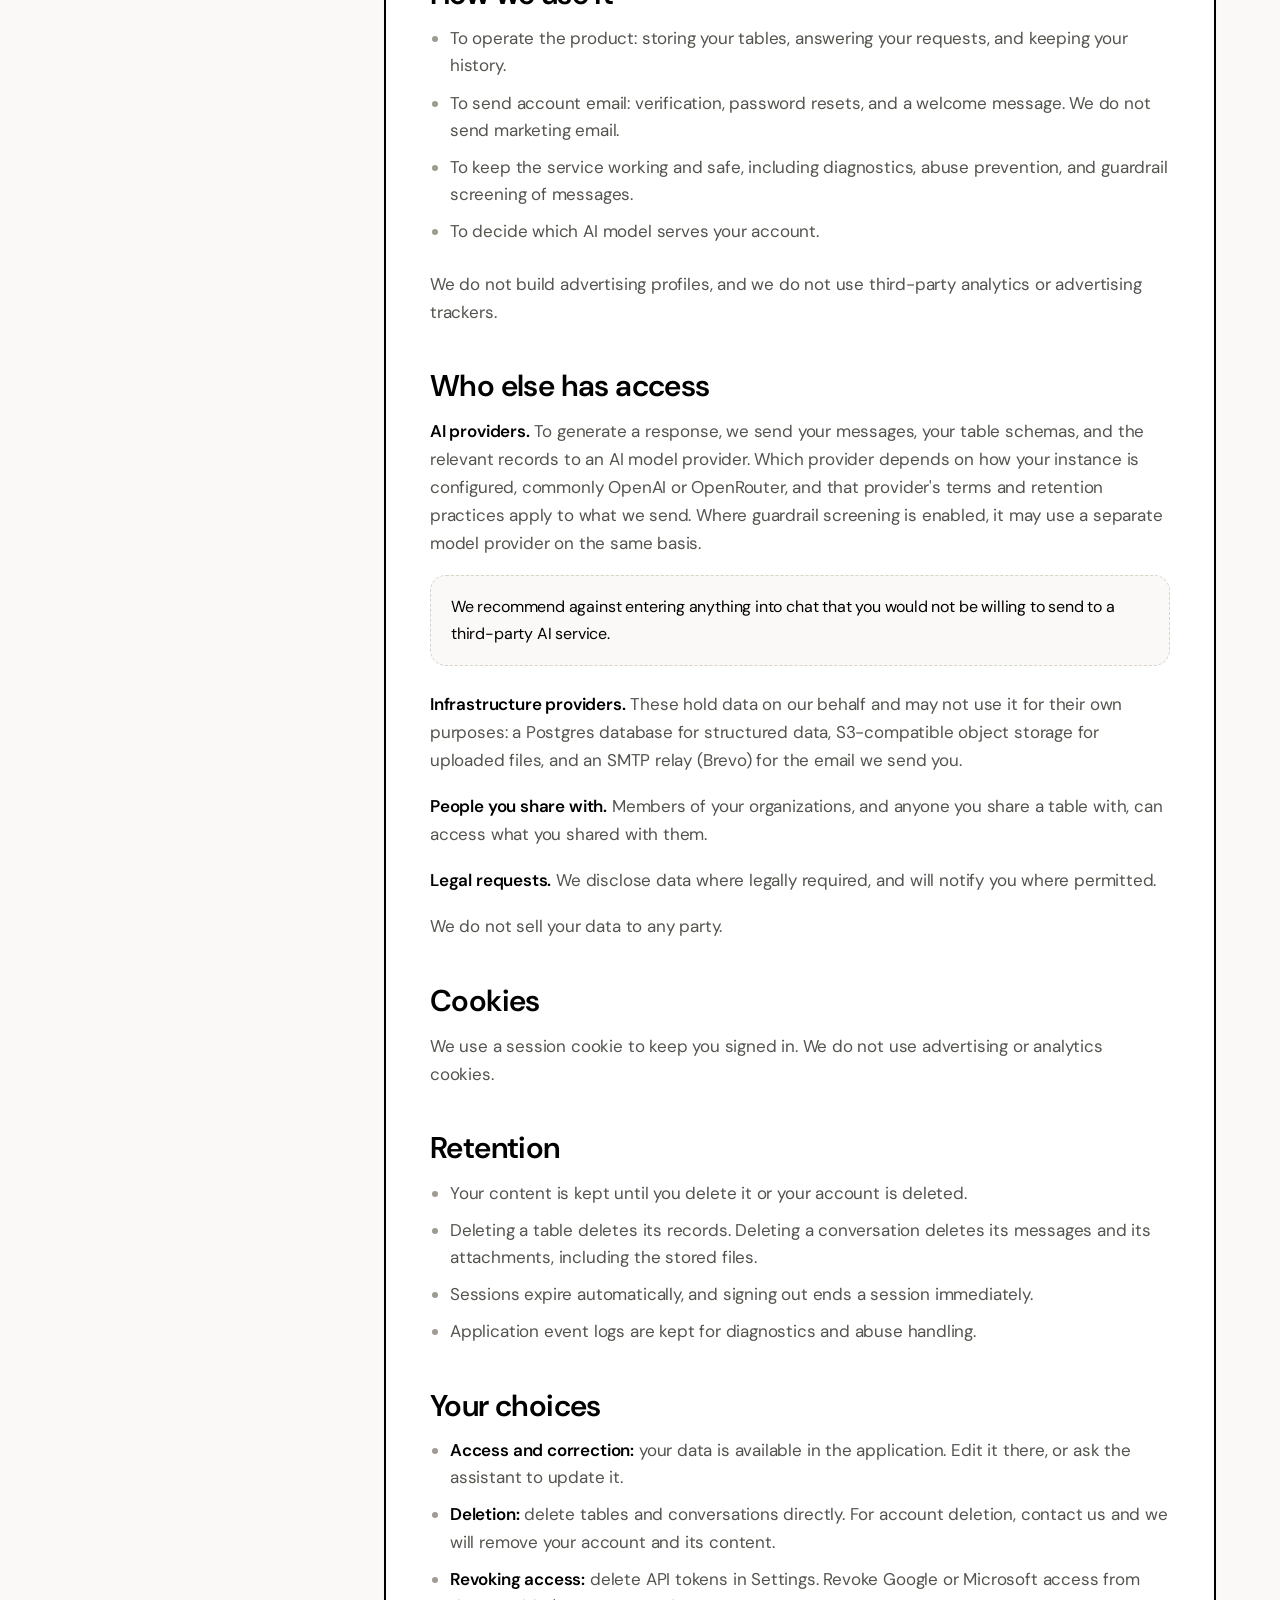
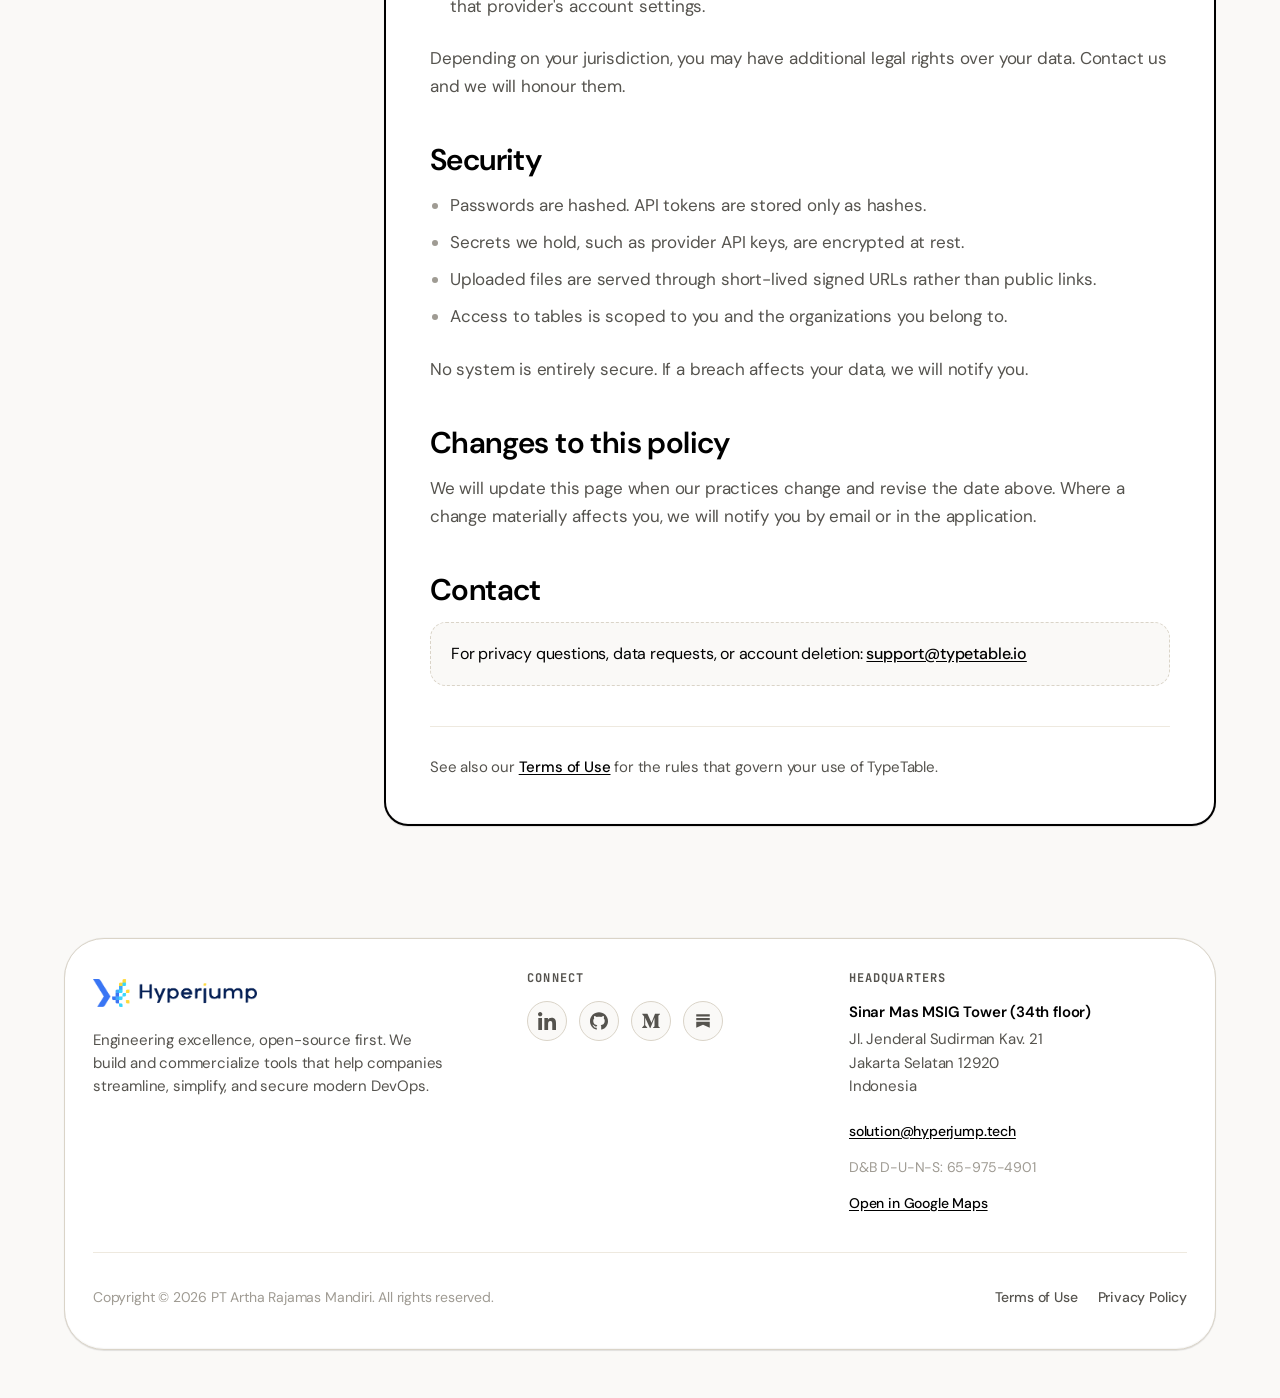
<file: src/privacy/index.html>
<!doctype html>
<html lang="en">
  <head>
    <meta charset="UTF-8" />
    <meta name="viewport" content="width=device-width, initial-scale=1.0" />

    <!-- Google tag (gtag.js) -->
    <script async src="https://www.googletagmanager.com/gtag/js?id=G-8EHZSEJHJP"></script>
    <script>
      window.dataLayer = window.dataLayer || [];
      function gtag() {
        dataLayer.push(arguments);
      }
      gtag("js", new Date());

      gtag("config", "G-8EHZSEJHJP");
    </script>

    <title>Privacy Policy — TypeTable</title>
    <meta
      name="description"
      content="What data TypeTable collects, how it is used, who has access to it, and how to delete it."
    />
    <link rel="canonical" href="https://typetable.io/privacy/" />
    <meta property="og:type" content="article" />
    <meta property="og:site_name" content="TypeTable" />
    <meta property="og:title" content="Privacy Policy — TypeTable" />
    <meta
      property="og:description"
      content="What data TypeTable collects, how it is used, who has access to it, and how to delete it."
    />
    <meta property="og:url" content="https://typetable.io/privacy/" />
    <meta name="twitter:card" content="summary_large_image" />
    <meta name="twitter:title" content="Privacy Policy — TypeTable" />
    <meta
      name="twitter:description"
      content="What data TypeTable collects, how it is used, who has access to it, and how to delete it."
    />
    <link rel="preconnect" href="https://fonts.googleapis.com" />
    <link rel="preconnect" href="https://fonts.gstatic.com" crossorigin />
    <link
      href="https://fonts.googleapis.com/css2?family=DM+Sans:ital,opsz,wght@0,9..40,400;0,9..40,500;0,9..40,600;0,9..40,700;1,9..40,400&family=JetBrains+Mono:ital,wght@0,400;0,500;0,700;1,400&display=swap"
      rel="stylesheet"
    />
    <link rel="icon" href="../images/typetable-icon.webp" type="image/webp" />
    <link rel="apple-touch-icon" href="../images/typetable-icon.webp" />
    <link rel="stylesheet" href="../styles.css" />
    <script type="application/ld+json">
      {
        "@context": "https://schema.org",
        "@type": "BreadcrumbList",
        "itemListElement": [
          {
            "@type": "ListItem",
            "position": 1,
            "name": "Home",
            "item": "https://typetable.io/"
          },
          {
            "@type": "ListItem",
            "position": 2,
            "name": "Privacy Policy",
            "item": "https://typetable.io/privacy/"
          }
        ]
      }
    </script>
  </head>
  <body class="legal-page">
    <a class="skip-link" href="#main">Skip to content</a>

    <header class="site-header" data-header>
      <div class="header-inner">
        <a href="../index.html" class="logo" aria-label="TypeTable home">
          <img
            class="logo-mark"
            src="../images/typetable-icon.webp"
            alt=""
            width="28"
            height="28"
          />
          TypeTable
        </a>
        <nav class="nav" aria-label="Primary">
          <a href="../index.html#how">How it works</a>
          <a href="../index.html#examples">Examples</a>
          <div class="nav-dropdown" data-dropdown>
            <button
              type="button"
              class="nav-dropdown-toggle"
              aria-expanded="false"
              aria-haspopup="true"
              data-dropdown-toggle
            >
              Use cases
              <svg class="nav-caret" viewBox="0 0 10 6" aria-hidden="true">
                <path
                  d="M1 1l4 4 4-4"
                  fill="none"
                  stroke="currentColor"
                  stroke-width="1.6"
                  stroke-linecap="round"
                  stroke-linejoin="round"
                />
              </svg>
            </button>
            <div class="nav-dropdown-menu" data-dropdown-menu>
              <a href="../use-cases/deal-pipeline.html"
                >Deal pipeline<span>Sales</span></a
              >
              <a href="../use-cases/customer-feedback.html"
                >Customer feedback<span>Product</span></a
              >
              <a href="../use-cases/expense-log.html"
                >Expenses &amp; reimbursements<span>Finance</span></a
              >
              <a href="../use-cases/interview-scorecards.html"
                >Interview notes<span>Hiring</span></a
              >
              <a href="../use-cases/campaign-tracker.html"
                >Content calendar<span>Marketing</span></a
              >
              <a href="../use-cases/inventory-tracker.html"
                >Inventory<span>Operations</span></a
              >
            </div>
          </div>
          <a href="../index.html#teams">Teams</a>
          <a href="../index.html#features">Features</a>
          <a href="../mcp.html">MCP</a>
          <a href="../index.html#pricing">Pricing</a>
          <a href="../index.html#faq">FAQ</a>
        </nav>
        <div class="header-cta">
          <a
            href="https://app.typetable.io"
            class="btn btn-primary"
            target="_blank"
            rel="noopener noreferrer"
            >Get started free</a
          >
        </div>
        <button
          type="button"
          class="menu-toggle"
          aria-expanded="false"
          aria-controls="mobile-nav"
          data-menu-toggle
        >
          <span class="sr-only">Menu</span>
          <span class="menu-bar"></span>
          <span class="menu-bar"></span>
        </button>
      </div>
      <nav id="mobile-nav" class="mobile-nav" hidden data-mobile-nav>
        <a href="../index.html#how">How it works</a>
        <a href="../index.html#examples">Examples</a>
        <span class="mobile-nav-label">Use cases</span>
        <a class="mobile-nav-sub" href="../use-cases/deal-pipeline.html"
          >Deal pipeline</a
        >
        <a class="mobile-nav-sub" href="../use-cases/customer-feedback.html"
          >Customer feedback</a
        >
        <a class="mobile-nav-sub" href="../use-cases/expense-log.html"
          >Expenses &amp; reimbursements</a
        >
        <a class="mobile-nav-sub" href="../use-cases/interview-scorecards.html"
          >Interview notes</a
        >
        <a class="mobile-nav-sub" href="../use-cases/campaign-tracker.html"
          >Content calendar</a
        >
        <a class="mobile-nav-sub" href="../use-cases/inventory-tracker.html"
          >Inventory</a
        >
        <a href="../index.html#teams">Teams</a>
        <a href="../index.html#features">Features</a>
        <a href="../mcp.html">MCP</a>
        <a href="../index.html#pricing">Pricing</a>
        <a href="../index.html#faq">FAQ</a>
        <a
          href="https://app.typetable.io"
          class="btn btn-primary"
          target="_blank"
          rel="noopener noreferrer"
          >Get started free</a
        >
      </nav>
    </header>

    <main id="main">
      <section class="legal-hero">
        <div class="section-head wrap">
          <p class="label">Legal</p>
          <h1>Privacy Policy</h1>
          <p class="lead">
            This policy describes what data TypeTable collects, how it is used,
            and who has access to it.
          </p>
          <p class="legal-updated">Last updated: 28 July 2026</p>
        </div>
      </section>

      <section class="legal-section">
        <div class="legal-layout">
          <nav class="legal-toc" aria-label="On this page">
            <p class="label">On this page</p>
            <ul class="legal-toc-list">
              <li><a href="#summary">Summary</a></li>
              <li><a href="#data-we-collect">Data we collect</a></li>
              <li><a href="#how-we-use-it">How we use it</a></li>
              <li><a href="#access">Who else has access</a></li>
              <li><a href="#cookies">Cookies</a></li>
              <li><a href="#retention">Retention</a></li>
              <li><a href="#your-choices">Your choices</a></li>
              <li><a href="#security">Security</a></li>
              <li><a href="#changes">Changes to this policy</a></li>
              <li><a href="#contact">Contact</a></li>
            </ul>
          </nav>

          <article class="legal-prose">
            <h2 id="summary">Summary</h2>
            <ul>
              <li>
                We store your account details, the tables and records you
                create, your conversations, and any files you upload.
              </li>
              <li>
                Your chat messages are sent to a third-party AI provider so the
                assistant can respond. This is the main case where your content
                leaves our infrastructure.
              </li>
              <li>
                We do not sell your data, and we do not use it to train models.
              </li>
              <li>
                You can delete your data at any time, or request deletion of
                your account.
              </li>
            </ul>

            <h2 id="data-we-collect">Data we collect</h2>

            <h3>Account information</h3>
            <ul>
              <li>
                Your name, email address, and profile picture. When you sign in
                with Google or Microsoft, we receive these from your provider.
                We never receive your password for those accounts.
              </li>
              <li>
                A hashed password, if you registered with email and password. We
                cannot read it.
              </li>
            </ul>

            <h3>Content you create</h3>
            <ul>
              <li>Tables you define and the records they contain.</li>
              <li>
                Conversations with the assistant, including your messages and
                its responses.
              </li>
              <li>
                Files and images you attach to a conversation, with their
                filename, media type, and size.
              </li>
              <li>
                Charts and other artifacts the assistant generates from your
                data.
              </li>
              <li>
                Organizations you create, the members you invite, and the tables
                you share.
              </li>
              <li>
                Feedback you submit, and the conversation it came from if you
                sent it from chat.
              </li>
            </ul>

            <h3>Collected automatically</h3>
            <ul>
              <li>
                Session records containing a session token, your IP address, and
                your browser's user agent, used to keep you signed in.
              </li>
              <li>
                A cumulative count of your assistant usage, used to decide which
                model serves your account. This is not a billing measure.
              </li>
              <li>
                Application event logs for diagnostics and abuse handling,
                recording what happened, when, its severity, and the associated
                user and conversation.
              </li>
            </ul>

            <h3>API tokens</h3>
            <p>
              When you create an API token for MCP access, it is shown once and
              only a SHA-256 hash is stored. A lost token cannot be recovered
              and must be replaced.
            </p>

            <h2 id="how-we-use-it">How we use it</h2>
            <ul>
              <li>
                To operate the product: storing your tables, answering your
                requests, and keeping your history.
              </li>
              <li>
                To send account email: verification, password resets, and a
                welcome message. We do not send marketing email.
              </li>
              <li>
                To keep the service working and safe, including diagnostics,
                abuse prevention, and guardrail screening of messages.
              </li>
              <li>To decide which AI model serves your account.</li>
            </ul>
            <p>
              We do not build advertising profiles, and we do not use
              third-party analytics or advertising trackers.
            </p>

            <h2 id="access">Who else has access</h2>
            <p>
              <strong>AI providers.</strong> To generate a response, we send
              your messages, your table schemas, and the relevant records to an
              AI model provider. Which provider depends on how your instance is
              configured, commonly OpenAI or OpenRouter, and that provider's
              terms and retention practices apply to what we send. Where
              guardrail screening is enabled, it may use a separate model
              provider on the same basis.
            </p>
            <div class="legal-callout">
              <p>
                We recommend against entering anything into chat that you would
                not be willing to send to a third-party AI service.
              </p>
            </div>
            <p>
              <strong>Infrastructure providers.</strong> These hold data on our
              behalf and may not use it for their own purposes: a Postgres
              database for structured data, S3-compatible object storage for
              uploaded files, and an SMTP relay (Brevo) for the email we send
              you.
            </p>
            <p>
              <strong>People you share with.</strong> Members of your
              organizations, and anyone you share a table with, can access what
              you shared with them.
            </p>
            <p>
              <strong>Legal requests.</strong> We disclose data where legally
              required, and will notify you where permitted.
            </p>
            <p>We do not sell your data to any party.</p>

            <h2 id="cookies">Cookies</h2>
            <p>
              We use a session cookie to keep you signed in. We do not use
              advertising or analytics cookies.
            </p>

            <h2 id="retention">Retention</h2>
            <ul>
              <li>
                Your content is kept until you delete it or your account is
                deleted.
              </li>
              <li>
                Deleting a table deletes its records. Deleting a conversation
                deletes its messages and its attachments, including the stored
                files.
              </li>
              <li>
                Sessions expire automatically, and signing out ends a session
                immediately.
              </li>
              <li>
                Application event logs are kept for diagnostics and abuse
                handling.
              </li>
            </ul>

            <h2 id="your-choices">Your choices</h2>
            <ul>
              <li>
                <strong>Access and correction:</strong> your data is available
                in the application. Edit it there, or ask the assistant to
                update it.
              </li>
              <li>
                <strong>Deletion:</strong> delete tables and conversations
                directly. For account deletion, contact us and we will remove
                your account and its content.
              </li>
              <li>
                <strong>Revoking access:</strong> delete API tokens in Settings.
                Revoke Google or Microsoft access from that provider's account
                settings.
              </li>
            </ul>
            <p>
              Depending on your jurisdiction, you may have additional legal
              rights over your data. Contact us and we will honour them.
            </p>

            <h2 id="security">Security</h2>
            <ul>
              <li>
                Passwords are hashed. API tokens are stored only as hashes.
              </li>
              <li>
                Secrets we hold, such as provider API keys, are encrypted at
                rest.
              </li>
              <li>
                Uploaded files are served through short-lived signed URLs rather
                than public links.
              </li>
              <li>
                Access to tables is scoped to you and the organizations you
                belong to.
              </li>
            </ul>
            <p>
              No system is entirely secure. If a breach affects your data, we
              will notify you.
            </p>

            <h2 id="changes">Changes to this policy</h2>
            <p>
              We will update this page when our practices change and revise the
              date above. Where a change materially affects you, we will notify
              you by email or in the application.
            </p>

            <h2 id="contact">Contact</h2>
            <div class="legal-callout">
              <p>
                For privacy questions, data requests, or account deletion:
                <a href="mailto:support@typetable.io">support@typetable.io</a>
              </p>
            </div>

            <div class="legal-divider">
              <p>
                See also our <a href="/terms/">Terms of Use</a> for the rules
                that govern your use of TypeTable.
              </p>
            </div>
          </article>
        </div>
      </section>
    </main>

    <footer class="site-footer">
      <div class="footer-shell wrap">
        <div class="footer-grid">
          <div class="footer-brand">
            <a
              href="https://hyperjump.tech/en"
              class="footer-logo"
              target="_blank"
              rel="noopener noreferrer"
            >
              <img
                src="../images/hyperjump-logo.png"
                alt="Hyperjump"
                width="187"
                height="32"
              />
            </a>
            <p class="footer-tagline">
              Engineering excellence, open-source first. We build and
              commercialize tools that help companies streamline, simplify, and
              secure modern DevOps.
            </p>
          </div>

          <div class="footer-social">
            <p class="label">Connect</p>
            <nav class="footer-links" aria-label="Social media">
              <a
                href="https://www.linkedin.com/company/hyperjump"
                target="_blank"
                rel="noopener noreferrer"
                aria-label="LinkedIn"
              >
                <svg viewBox="0 0 16 16" fill="none" aria-hidden="true">
                  <path
                    d="M16 16V10.14C16 7.26 15.38 5.06 12.02 5.06C10.4 5.06 9.32 5.94 8.88 6.78H8.84V5.32H5.66V16H8.98V10.7C8.98 9.3 9.24 7.96 10.96 7.96C12.66 7.96 12.68 9.54 12.68 10.78V15.98H16V16ZM0.26 5.32H3.58V16H0.26V5.32ZM1.92 0C0.86 0 0 0.86 0 1.92C0 2.98 0.86 3.86 1.92 3.86C2.98 3.86 3.84 2.98 3.84 1.92C3.84 0.86 2.98 0 1.92 0Z"
                    fill="currentColor"
                  />
                </svg>
              </a>
              <a
                href="https://github.com/hyperjumptech"
                target="_blank"
                rel="noopener noreferrer"
                aria-label="GitHub"
              >
                <svg viewBox="0 0 20 20" fill="none" aria-hidden="true">
                  <path
                    d="M10 0.416504C4.475 0.416504 0 4.8165 0 10.2432C0 14.5857 2.865 18.2682 6.8375 19.5665C7.3375 19.659 7.52083 19.3548 7.52083 19.094C7.52083 18.8607 7.5125 18.2423 7.50833 17.4232C4.72667 18.0157 4.14 16.1048 4.14 16.1048C3.685 14.9707 3.0275 14.6673 3.0275 14.6673C2.12167 14.0582 3.0975 14.0707 3.0975 14.0707C4.10167 14.139 4.62917 15.0832 4.62917 15.0832C5.52083 16.5857 6.97 16.1515 7.54167 15.9007C7.63167 15.2648 7.88917 14.8323 8.175 14.5865C5.95417 14.3407 3.62 13.4957 3.62 9.73067C3.62 8.65817 4.0075 7.7815 4.64917 7.094C4.53667 6.84567 4.19917 5.8465 4.73667 4.49317C4.73667 4.49317 5.57417 4.22984 7.48667 5.50067C8.28667 5.28234 9.13667 5.174 9.98667 5.169C10.8367 5.174 11.6867 5.28234 12.4867 5.50067C14.3867 4.22984 15.2242 4.49317 15.2242 4.49317C15.7617 5.8465 15.4242 6.84567 15.3242 7.094C15.9617 7.7815 16.3492 8.65817 16.3492 9.73067C16.3492 13.5057 14.0117 14.3365 11.7867 14.5782C12.1367 14.8732 12.4617 15.4757 12.4617 16.3965C12.4617 17.7115 12.4492 18.7682 12.4492 19.0873C12.4492 19.3448 12.6242 19.6523 13.1367 19.554C17.1375 18.264 20 14.579 20 10.2432C20 4.8165 15.5225 0.416504 10 0.416504Z"
                    fill="currentColor"
                  />
                </svg>
              </a>
              <a
                href="https://medium.com/hyperjump-tech"
                target="_blank"
                rel="noopener noreferrer"
                aria-label="Medium"
              >
                <svg viewBox="0 0 16 16" fill="none" aria-hidden="true">
                  <path
                    d="M14.7233 3.15517L16 1.93384V1.6665H11.5773L8.42533 9.51184L4.83933 1.6665H0.202V1.93384L1.69333 3.72917C1.83867 3.86184 1.91467 4.05584 1.89533 4.25117V11.3065C1.94133 11.5605 1.85867 11.8218 1.68 12.0065L0 14.0425V14.3065H4.76333V14.0392L3.08333 12.0065C2.99341 11.9156 2.92574 11.8051 2.88561 11.6836C2.84548 11.5622 2.83397 11.4331 2.852 11.3065V5.20384L7.03333 14.3098H7.51933L11.1147 5.20384V12.4578C11.1147 12.6492 11.1147 12.6885 10.9893 12.8138L9.696 14.0652V14.3332H15.9707V14.0658L14.724 12.8452C14.67 12.8045 14.6282 12.7498 14.603 12.6871C14.5779 12.6243 14.5704 12.5559 14.5813 12.4892V3.51117C14.5702 3.44452 14.5775 3.37608 14.6025 3.31331C14.6276 3.25054 14.6694 3.19584 14.7233 3.15517Z"
                    fill="currentColor"
                  />
                </svg>
              </a>
              <a
                href="https://hyperjump.substack.com"
                target="_blank"
                rel="noopener noreferrer"
                aria-label="Substack"
              >
                <svg viewBox="0 0 24 24" fill="none" aria-hidden="true">
                  <path
                    d="M3 3h18v3H3V3zm0 5h18v3H3V8zm0 5h18v8l-9-4-9 4v-8z"
                    fill="currentColor"
                  />
                </svg>
              </a>
            </nav>
          </div>

          <div class="footer-contact">
            <p class="label">Headquarters</p>
            <address class="footer-address">
              <strong>Sinar Mas MSIG Tower (34th floor)</strong>
              Jl. Jenderal Sudirman Kav. 21<br />
              Jakarta Selatan 12920<br />
              Indonesia
            </address>
            <p class="footer-meta">
              <a href="mailto:solution@hyperjump.tech"
                >solution@hyperjump.tech</a
              >
            </p>
            <p class="footer-meta">D&amp;B D-U-N-S: 65-975-4901</p>
            <p class="footer-meta">
              <a
                href="https://maps.app.goo.gl/Dew762WwKLruRYGC9"
                target="_blank"
                rel="noopener noreferrer"
                >Open in Google Maps</a
              >
            </p>
          </div>
        </div>

        <div class="footer-bottom">
          <div class="footer-bottom-inner">
            <p>
              Copyright © 2026 PT Artha Rajamas Mandiri. All rights reserved.
            </p>
            <nav class="footer-legal" aria-label="Legal">
              <a href="/terms/">Terms of Use</a>
              <a href="/privacy/" aria-current="page">Privacy Policy</a>
            </nav>
          </div>
        </div>
      </div>
    </footer>

    <script src="../main.js"></script>
  </body>
</html>
</file>
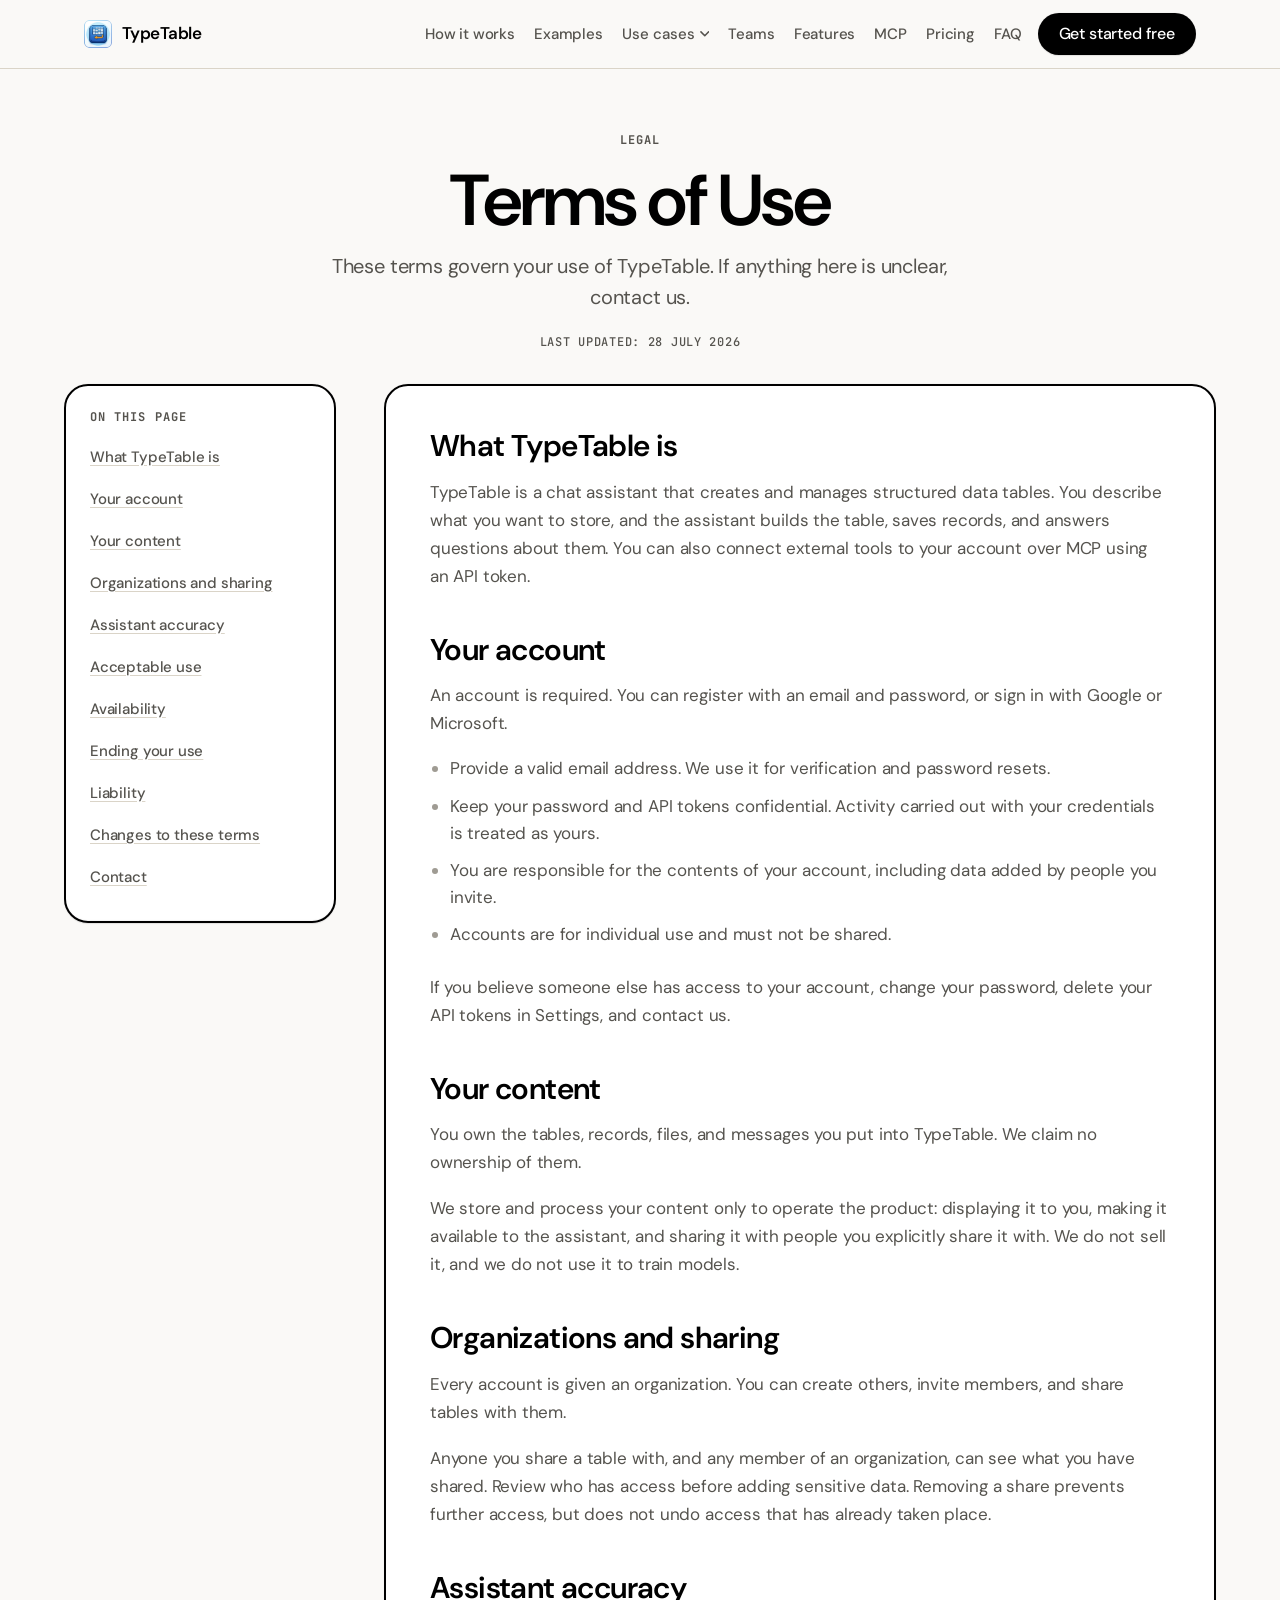
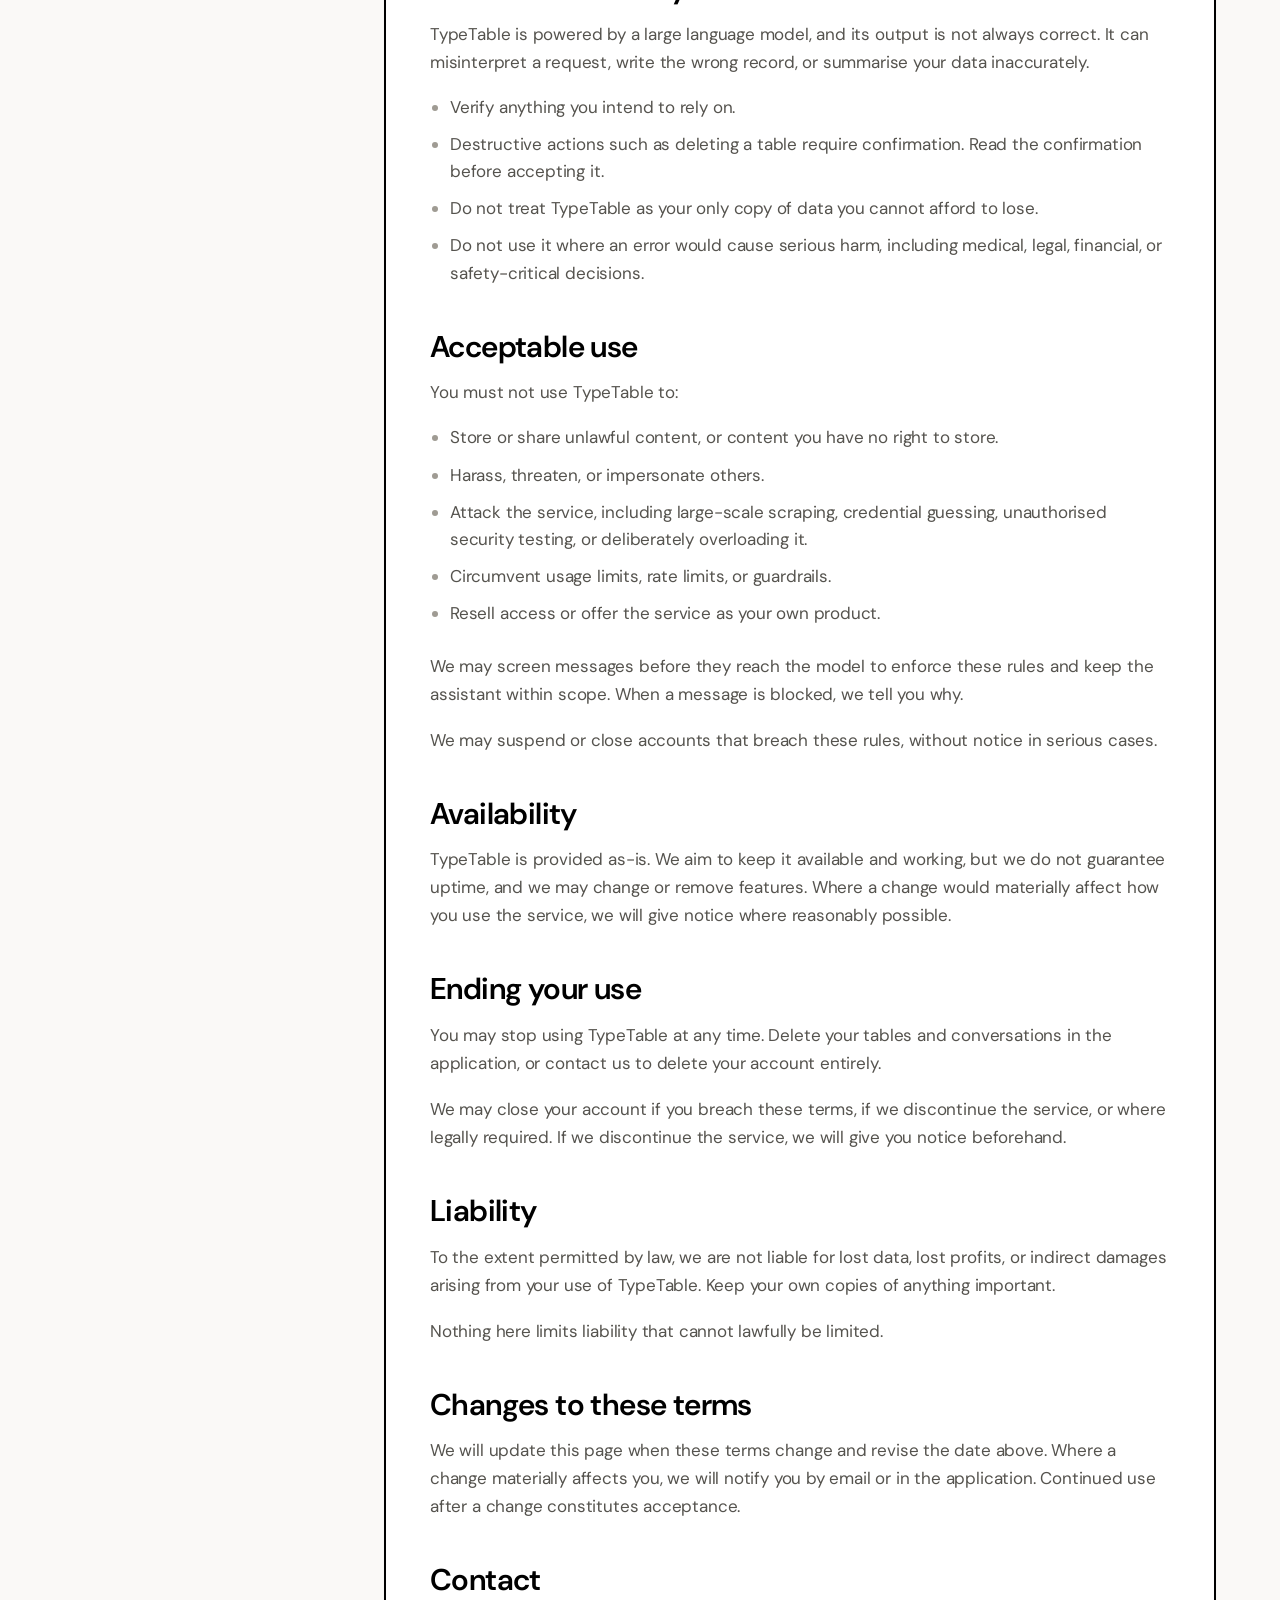
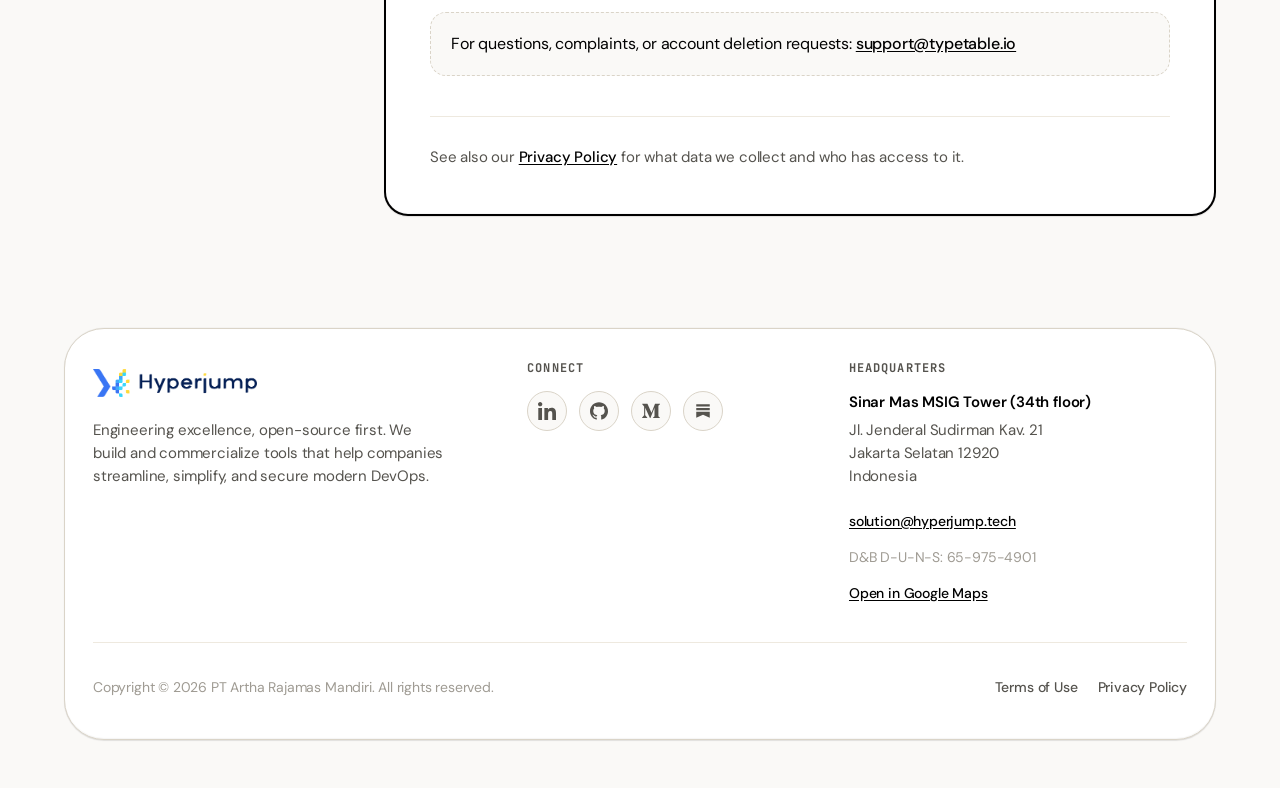
<file: src/terms/index.html>
<!doctype html>
<html lang="en">
  <head>
    <meta charset="UTF-8" />
    <meta name="viewport" content="width=device-width, initial-scale=1.0" />

    <!-- Google tag (gtag.js) -->
    <script async src="https://www.googletagmanager.com/gtag/js?id=G-8EHZSEJHJP"></script>
    <script>
      window.dataLayer = window.dataLayer || [];
      function gtag() {
        dataLayer.push(arguments);
      }
      gtag("js", new Date());

      gtag("config", "G-8EHZSEJHJP");
    </script>

    <title>Terms of Use — TypeTable</title>
    <meta
      name="description"
      content="The terms that govern your use of TypeTable: your account, your content, sharing, acceptable use, and availability."
    />
    <link rel="canonical" href="https://typetable.io/terms/" />
    <meta property="og:type" content="article" />
    <meta property="og:site_name" content="TypeTable" />
    <meta property="og:title" content="Terms of Use — TypeTable" />
    <meta
      property="og:description"
      content="The terms that govern your use of TypeTable: your account, your content, sharing, acceptable use, and availability."
    />
    <meta property="og:url" content="https://typetable.io/terms/" />
    <meta name="twitter:card" content="summary_large_image" />
    <meta name="twitter:title" content="Terms of Use — TypeTable" />
    <meta
      name="twitter:description"
      content="The terms that govern your use of TypeTable: your account, your content, sharing, acceptable use, and availability."
    />
    <link rel="preconnect" href="https://fonts.googleapis.com" />
    <link rel="preconnect" href="https://fonts.gstatic.com" crossorigin />
    <link
      href="https://fonts.googleapis.com/css2?family=DM+Sans:ital,opsz,wght@0,9..40,400;0,9..40,500;0,9..40,600;0,9..40,700;1,9..40,400&family=JetBrains+Mono:ital,wght@0,400;0,500;0,700;1,400&display=swap"
      rel="stylesheet"
    />
    <link rel="icon" href="../images/typetable-icon.webp" type="image/webp" />
    <link rel="apple-touch-icon" href="../images/typetable-icon.webp" />
    <link rel="stylesheet" href="../styles.css" />
    <script type="application/ld+json">
      {
        "@context": "https://schema.org",
        "@type": "BreadcrumbList",
        "itemListElement": [
          {
            "@type": "ListItem",
            "position": 1,
            "name": "Home",
            "item": "https://typetable.io/"
          },
          {
            "@type": "ListItem",
            "position": 2,
            "name": "Terms of Use",
            "item": "https://typetable.io/terms/"
          }
        ]
      }
    </script>
  </head>
  <body class="legal-page">
    <a class="skip-link" href="#main">Skip to content</a>

    <header class="site-header" data-header>
      <div class="header-inner">
        <a href="../index.html" class="logo" aria-label="TypeTable home">
          <img
            class="logo-mark"
            src="../images/typetable-icon.webp"
            alt=""
            width="28"
            height="28"
          />
          TypeTable
        </a>
        <nav class="nav" aria-label="Primary">
          <a href="../index.html#how">How it works</a>
          <a href="../index.html#examples">Examples</a>
          <div class="nav-dropdown" data-dropdown>
            <button
              type="button"
              class="nav-dropdown-toggle"
              aria-expanded="false"
              aria-haspopup="true"
              data-dropdown-toggle
            >
              Use cases
              <svg class="nav-caret" viewBox="0 0 10 6" aria-hidden="true">
                <path
                  d="M1 1l4 4 4-4"
                  fill="none"
                  stroke="currentColor"
                  stroke-width="1.6"
                  stroke-linecap="round"
                  stroke-linejoin="round"
                />
              </svg>
            </button>
            <div class="nav-dropdown-menu" data-dropdown-menu>
              <a href="../use-cases/deal-pipeline.html"
                >Deal pipeline<span>Sales</span></a
              >
              <a href="../use-cases/customer-feedback.html"
                >Customer feedback<span>Product</span></a
              >
              <a href="../use-cases/expense-log.html"
                >Expenses &amp; reimbursements<span>Finance</span></a
              >
              <a href="../use-cases/interview-scorecards.html"
                >Interview notes<span>Hiring</span></a
              >
              <a href="../use-cases/campaign-tracker.html"
                >Content calendar<span>Marketing</span></a
              >
              <a href="../use-cases/inventory-tracker.html"
                >Inventory<span>Operations</span></a
              >
            </div>
          </div>
          <a href="../index.html#teams">Teams</a>
          <a href="../index.html#features">Features</a>
          <a href="../mcp.html">MCP</a>
          <a href="../index.html#pricing">Pricing</a>
          <a href="../index.html#faq">FAQ</a>
        </nav>
        <div class="header-cta">
          <a
            href="https://app.typetable.io"
            class="btn btn-primary"
            target="_blank"
            rel="noopener noreferrer"
            >Get started free</a
          >
        </div>
        <button
          type="button"
          class="menu-toggle"
          aria-expanded="false"
          aria-controls="mobile-nav"
          data-menu-toggle
        >
          <span class="sr-only">Menu</span>
          <span class="menu-bar"></span>
          <span class="menu-bar"></span>
        </button>
      </div>
      <nav id="mobile-nav" class="mobile-nav" hidden data-mobile-nav>
        <a href="../index.html#how">How it works</a>
        <a href="../index.html#examples">Examples</a>
        <span class="mobile-nav-label">Use cases</span>
        <a class="mobile-nav-sub" href="../use-cases/deal-pipeline.html"
          >Deal pipeline</a
        >
        <a class="mobile-nav-sub" href="../use-cases/customer-feedback.html"
          >Customer feedback</a
        >
        <a class="mobile-nav-sub" href="../use-cases/expense-log.html"
          >Expenses &amp; reimbursements</a
        >
        <a class="mobile-nav-sub" href="../use-cases/interview-scorecards.html"
          >Interview notes</a
        >
        <a class="mobile-nav-sub" href="../use-cases/campaign-tracker.html"
          >Content calendar</a
        >
        <a class="mobile-nav-sub" href="../use-cases/inventory-tracker.html"
          >Inventory</a
        >
        <a href="../index.html#teams">Teams</a>
        <a href="../index.html#features">Features</a>
        <a href="../mcp.html">MCP</a>
        <a href="../index.html#pricing">Pricing</a>
        <a href="../index.html#faq">FAQ</a>
        <a
          href="https://app.typetable.io"
          class="btn btn-primary"
          target="_blank"
          rel="noopener noreferrer"
          >Get started free</a
        >
      </nav>
    </header>

    <main id="main">
      <section class="legal-hero">
        <div class="section-head wrap">
          <p class="label">Legal</p>
          <h1>Terms of Use</h1>
          <p class="lead">
            These terms govern your use of TypeTable. If anything here is
            unclear, contact us.
          </p>
          <p class="legal-updated">Last updated: 28 July 2026</p>
        </div>
      </section>

      <section class="legal-section">
        <div class="legal-layout">
          <nav class="legal-toc" aria-label="On this page">
            <p class="label">On this page</p>
            <ul class="legal-toc-list">
              <li><a href="#what-typetable-is">What TypeTable is</a></li>
              <li><a href="#your-account">Your account</a></li>
              <li><a href="#your-content">Your content</a></li>
              <li>
                <a href="#organizations">Organizations and sharing</a>
              </li>
              <li><a href="#accuracy">Assistant accuracy</a></li>
              <li><a href="#acceptable-use">Acceptable use</a></li>
              <li><a href="#availability">Availability</a></li>
              <li><a href="#ending-your-use">Ending your use</a></li>
              <li><a href="#liability">Liability</a></li>
              <li><a href="#changes">Changes to these terms</a></li>
              <li><a href="#contact">Contact</a></li>
            </ul>
          </nav>

          <article class="legal-prose">
            <h2 id="what-typetable-is">What TypeTable is</h2>
            <p>
              TypeTable is a chat assistant that creates and manages structured
              data tables. You describe what you want to store, and the
              assistant builds the table, saves records, and answers questions
              about them. You can also connect external tools to your account
              over MCP using an API token.
            </p>

            <h2 id="your-account">Your account</h2>
            <p>
              An account is required. You can register with an email and
              password, or sign in with Google or Microsoft.
            </p>
            <ul>
              <li>
                Provide a valid email address. We use it for verification and
                password resets.
              </li>
              <li>
                Keep your password and API tokens confidential. Activity carried
                out with your credentials is treated as yours.
              </li>
              <li>
                You are responsible for the contents of your account, including
                data added by people you invite.
              </li>
              <li>Accounts are for individual use and must not be shared.</li>
            </ul>
            <p>
              If you believe someone else has access to your account, change
              your password, delete your API tokens in Settings, and contact us.
            </p>

            <h2 id="your-content">Your content</h2>
            <p>
              You own the tables, records, files, and messages you put into
              TypeTable. We claim no ownership of them.
            </p>
            <p>
              We store and process your content only to operate the product:
              displaying it to you, making it available to the assistant, and
              sharing it with people you explicitly share it with. We do not
              sell it, and we do not use it to train models.
            </p>

            <h2 id="organizations">Organizations and sharing</h2>
            <p>
              Every account is given an organization. You can create others,
              invite members, and share tables with them.
            </p>
            <p>
              Anyone you share a table with, and any member of an organization,
              can see what you have shared. Review who has access before adding
              sensitive data. Removing a share prevents further access, but does
              not undo access that has already taken place.
            </p>

            <h2 id="accuracy">Assistant accuracy</h2>
            <p>
              TypeTable is powered by a large language model, and its output is
              not always correct. It can misinterpret a request, write the wrong
              record, or summarise your data inaccurately.
            </p>
            <ul>
              <li>Verify anything you intend to rely on.</li>
              <li>
                Destructive actions such as deleting a table require
                confirmation. Read the confirmation before accepting it.
              </li>
              <li>
                Do not treat TypeTable as your only copy of data you cannot
                afford to lose.
              </li>
              <li>
                Do not use it where an error would cause serious harm, including
                medical, legal, financial, or safety-critical decisions.
              </li>
            </ul>

            <h2 id="acceptable-use">Acceptable use</h2>
            <p>You must not use TypeTable to:</p>
            <ul>
              <li>
                Store or share unlawful content, or content you have no right to
                store.
              </li>
              <li>Harass, threaten, or impersonate others.</li>
              <li>
                Attack the service, including large-scale scraping, credential
                guessing, unauthorised security testing, or deliberately
                overloading it.
              </li>
              <li>Circumvent usage limits, rate limits, or guardrails.</li>
              <li>Resell access or offer the service as your own product.</li>
            </ul>
            <p>
              We may screen messages before they reach the model to enforce
              these rules and keep the assistant within scope. When a message is
              blocked, we tell you why.
            </p>
            <p>
              We may suspend or close accounts that breach these rules, without
              notice in serious cases.
            </p>

            <h2 id="availability">Availability</h2>
            <p>
              TypeTable is provided as-is. We aim to keep it available and
              working, but we do not guarantee uptime, and we may change or
              remove features. Where a change would materially affect how you
              use the service, we will give notice where reasonably possible.
            </p>

            <h2 id="ending-your-use">Ending your use</h2>
            <p>
              You may stop using TypeTable at any time. Delete your tables and
              conversations in the application, or contact us to delete your
              account entirely.
            </p>
            <p>
              We may close your account if you breach these terms, if we
              discontinue the service, or where legally required. If we
              discontinue the service, we will give you notice beforehand.
            </p>

            <h2 id="liability">Liability</h2>
            <p>
              To the extent permitted by law, we are not liable for lost data,
              lost profits, or indirect damages arising from your use of
              TypeTable. Keep your own copies of anything important.
            </p>
            <p>
              Nothing here limits liability that cannot lawfully be limited.
            </p>

            <h2 id="changes">Changes to these terms</h2>
            <p>
              We will update this page when these terms change and revise the
              date above. Where a change materially affects you, we will notify
              you by email or in the application. Continued use after a change
              constitutes acceptance.
            </p>

            <h2 id="contact">Contact</h2>
            <div class="legal-callout">
              <p>
                For questions, complaints, or account deletion requests:
                <a href="mailto:support@typetable.io">support@typetable.io</a>
              </p>
            </div>

            <div class="legal-divider">
              <p>
                See also our <a href="/privacy/">Privacy Policy</a> for what
                data we collect and who has access to it.
              </p>
            </div>
          </article>
        </div>
      </section>
    </main>

    <footer class="site-footer">
      <div class="footer-shell wrap">
        <div class="footer-grid">
          <div class="footer-brand">
            <a
              href="https://hyperjump.tech/en"
              class="footer-logo"
              target="_blank"
              rel="noopener noreferrer"
            >
              <img
                src="../images/hyperjump-logo.png"
                alt="Hyperjump"
                width="187"
                height="32"
              />
            </a>
            <p class="footer-tagline">
              Engineering excellence, open-source first. We build and
              commercialize tools that help companies streamline, simplify, and
              secure modern DevOps.
            </p>
          </div>

          <div class="footer-social">
            <p class="label">Connect</p>
            <nav class="footer-links" aria-label="Social media">
              <a
                href="https://www.linkedin.com/company/hyperjump"
                target="_blank"
                rel="noopener noreferrer"
                aria-label="LinkedIn"
              >
                <svg viewBox="0 0 16 16" fill="none" aria-hidden="true">
                  <path
                    d="M16 16V10.14C16 7.26 15.38 5.06 12.02 5.06C10.4 5.06 9.32 5.94 8.88 6.78H8.84V5.32H5.66V16H8.98V10.7C8.98 9.3 9.24 7.96 10.96 7.96C12.66 7.96 12.68 9.54 12.68 10.78V15.98H16V16ZM0.26 5.32H3.58V16H0.26V5.32ZM1.92 0C0.86 0 0 0.86 0 1.92C0 2.98 0.86 3.86 1.92 3.86C2.98 3.86 3.84 2.98 3.84 1.92C3.84 0.86 2.98 0 1.92 0Z"
                    fill="currentColor"
                  />
                </svg>
              </a>
              <a
                href="https://github.com/hyperjumptech"
                target="_blank"
                rel="noopener noreferrer"
                aria-label="GitHub"
              >
                <svg viewBox="0 0 20 20" fill="none" aria-hidden="true">
                  <path
                    d="M10 0.416504C4.475 0.416504 0 4.8165 0 10.2432C0 14.5857 2.865 18.2682 6.8375 19.5665C7.3375 19.659 7.52083 19.3548 7.52083 19.094C7.52083 18.8607 7.5125 18.2423 7.50833 17.4232C4.72667 18.0157 4.14 16.1048 4.14 16.1048C3.685 14.9707 3.0275 14.6673 3.0275 14.6673C2.12167 14.0582 3.0975 14.0707 3.0975 14.0707C4.10167 14.139 4.62917 15.0832 4.62917 15.0832C5.52083 16.5857 6.97 16.1515 7.54167 15.9007C7.63167 15.2648 7.88917 14.8323 8.175 14.5865C5.95417 14.3407 3.62 13.4957 3.62 9.73067C3.62 8.65817 4.0075 7.7815 4.64917 7.094C4.53667 6.84567 4.19917 5.8465 4.73667 4.49317C4.73667 4.49317 5.57417 4.22984 7.48667 5.50067C8.28667 5.28234 9.13667 5.174 9.98667 5.169C10.8367 5.174 11.6867 5.28234 12.4867 5.50067C14.3867 4.22984 15.2242 4.49317 15.2242 4.49317C15.7617 5.8465 15.4242 6.84567 15.3242 7.094C15.9617 7.7815 16.3492 8.65817 16.3492 9.73067C16.3492 13.5057 14.0117 14.3365 11.7867 14.5782C12.1367 14.8732 12.4617 15.4757 12.4617 16.3965C12.4617 17.7115 12.4492 18.7682 12.4492 19.0873C12.4492 19.3448 12.6242 19.6523 13.1367 19.554C17.1375 18.264 20 14.579 20 10.2432C20 4.8165 15.5225 0.416504 10 0.416504Z"
                    fill="currentColor"
                  />
                </svg>
              </a>
              <a
                href="https://medium.com/hyperjump-tech"
                target="_blank"
                rel="noopener noreferrer"
                aria-label="Medium"
              >
                <svg viewBox="0 0 16 16" fill="none" aria-hidden="true">
                  <path
                    d="M14.7233 3.15517L16 1.93384V1.6665H11.5773L8.42533 9.51184L4.83933 1.6665H0.202V1.93384L1.69333 3.72917C1.83867 3.86184 1.91467 4.05584 1.89533 4.25117V11.3065C1.94133 11.5605 1.85867 11.8218 1.68 12.0065L0 14.0425V14.3065H4.76333V14.0392L3.08333 12.0065C2.99341 11.9156 2.92574 11.8051 2.88561 11.6836C2.84548 11.5622 2.83397 11.4331 2.852 11.3065V5.20384L7.03333 14.3098H7.51933L11.1147 5.20384V12.4578C11.1147 12.6492 11.1147 12.6885 10.9893 12.8138L9.696 14.0652V14.3332H15.9707V14.0658L14.724 12.8452C14.67 12.8045 14.6282 12.7498 14.603 12.6871C14.5779 12.6243 14.5704 12.5559 14.5813 12.4892V3.51117C14.5702 3.44452 14.5775 3.37608 14.6025 3.31331C14.6276 3.25054 14.6694 3.19584 14.7233 3.15517Z"
                    fill="currentColor"
                  />
                </svg>
              </a>
              <a
                href="https://hyperjump.substack.com"
                target="_blank"
                rel="noopener noreferrer"
                aria-label="Substack"
              >
                <svg viewBox="0 0 24 24" fill="none" aria-hidden="true">
                  <path
                    d="M3 3h18v3H3V3zm0 5h18v3H3V8zm0 5h18v8l-9-4-9 4v-8z"
                    fill="currentColor"
                  />
                </svg>
              </a>
            </nav>
          </div>

          <div class="footer-contact">
            <p class="label">Headquarters</p>
            <address class="footer-address">
              <strong>Sinar Mas MSIG Tower (34th floor)</strong>
              Jl. Jenderal Sudirman Kav. 21<br />
              Jakarta Selatan 12920<br />
              Indonesia
            </address>
            <p class="footer-meta">
              <a href="mailto:solution@hyperjump.tech"
                >solution@hyperjump.tech</a
              >
            </p>
            <p class="footer-meta">D&amp;B D-U-N-S: 65-975-4901</p>
            <p class="footer-meta">
              <a
                href="https://maps.app.goo.gl/Dew762WwKLruRYGC9"
                target="_blank"
                rel="noopener noreferrer"
                >Open in Google Maps</a
              >
            </p>
          </div>
        </div>

        <div class="footer-bottom">
          <div class="footer-bottom-inner">
            <p>
              Copyright © 2026 PT Artha Rajamas Mandiri. All rights reserved.
            </p>
            <nav class="footer-legal" aria-label="Legal">
              <a href="/terms/" aria-current="page">Terms of Use</a>
              <a href="/privacy/">Privacy Policy</a>
            </nav>
          </div>
        </div>
      </div>
    </footer>

    <script src="../main.js"></script>
  </body>
</html>
</file>
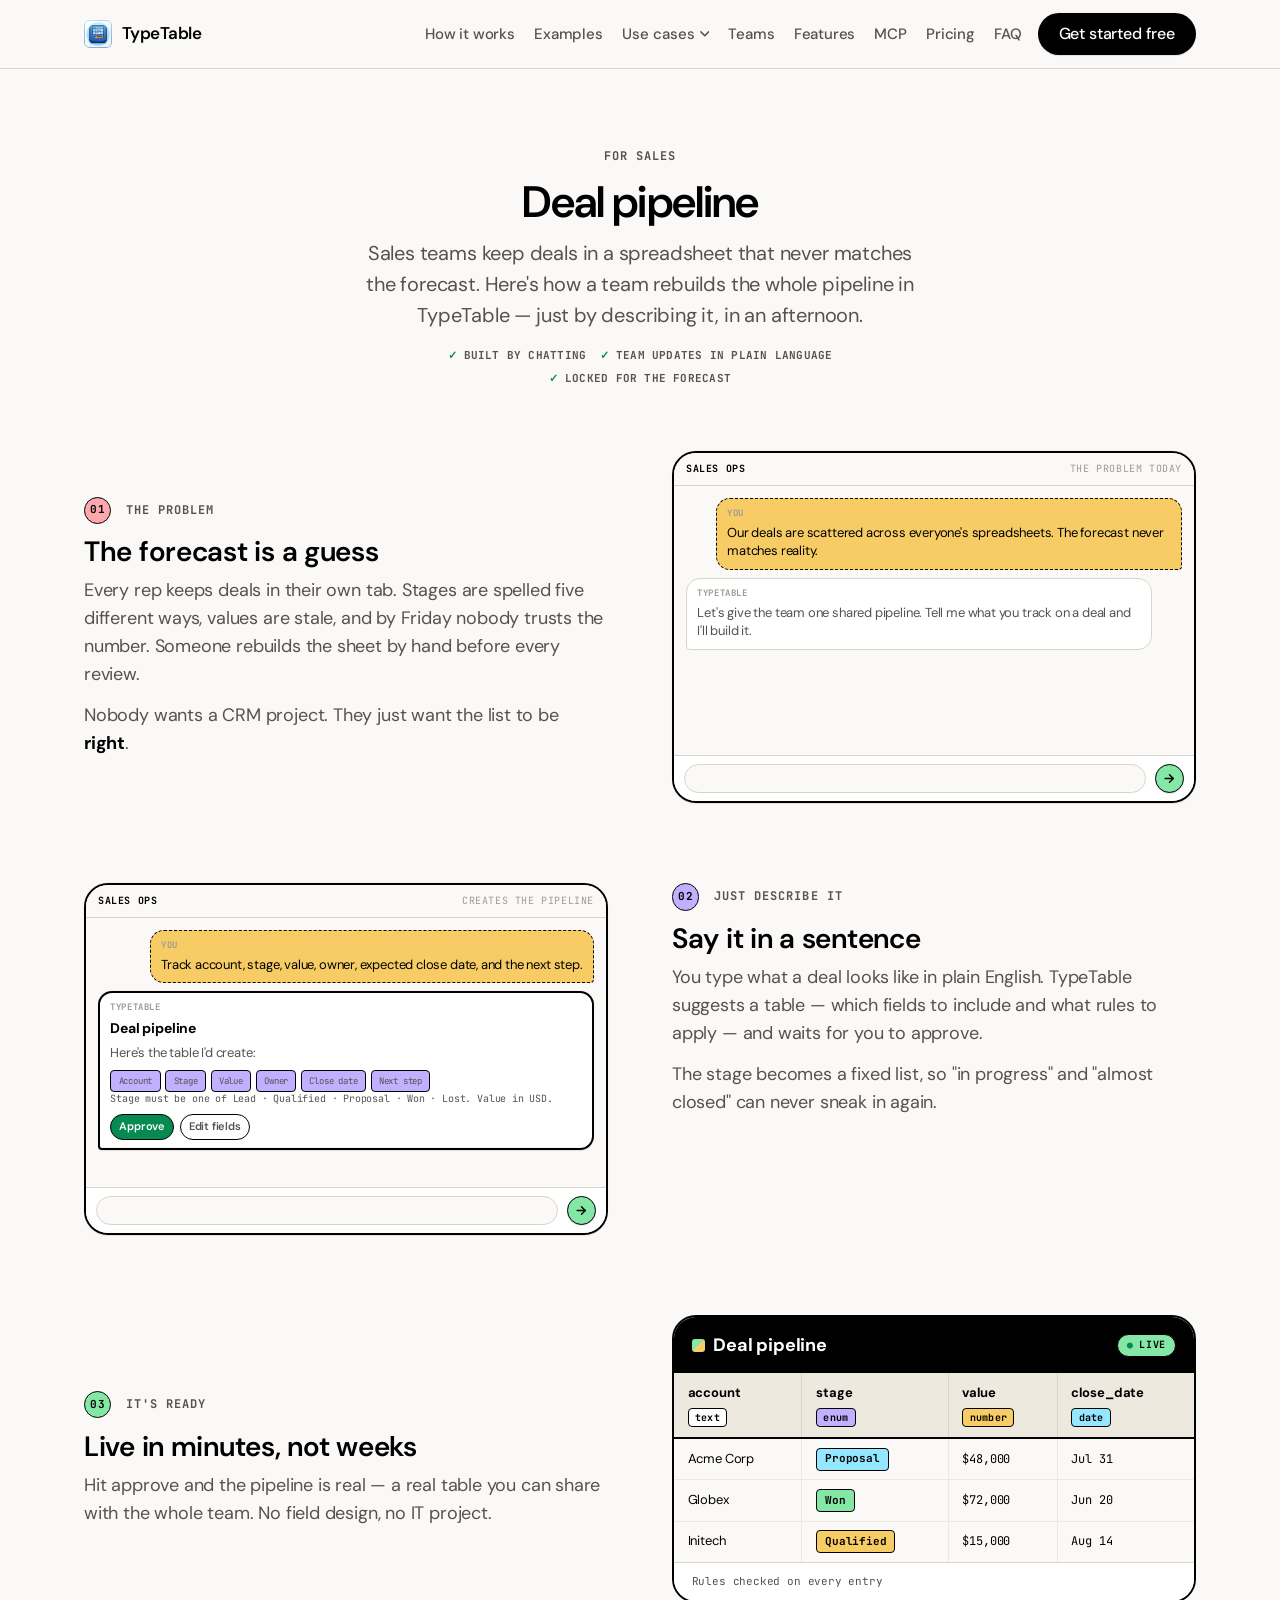
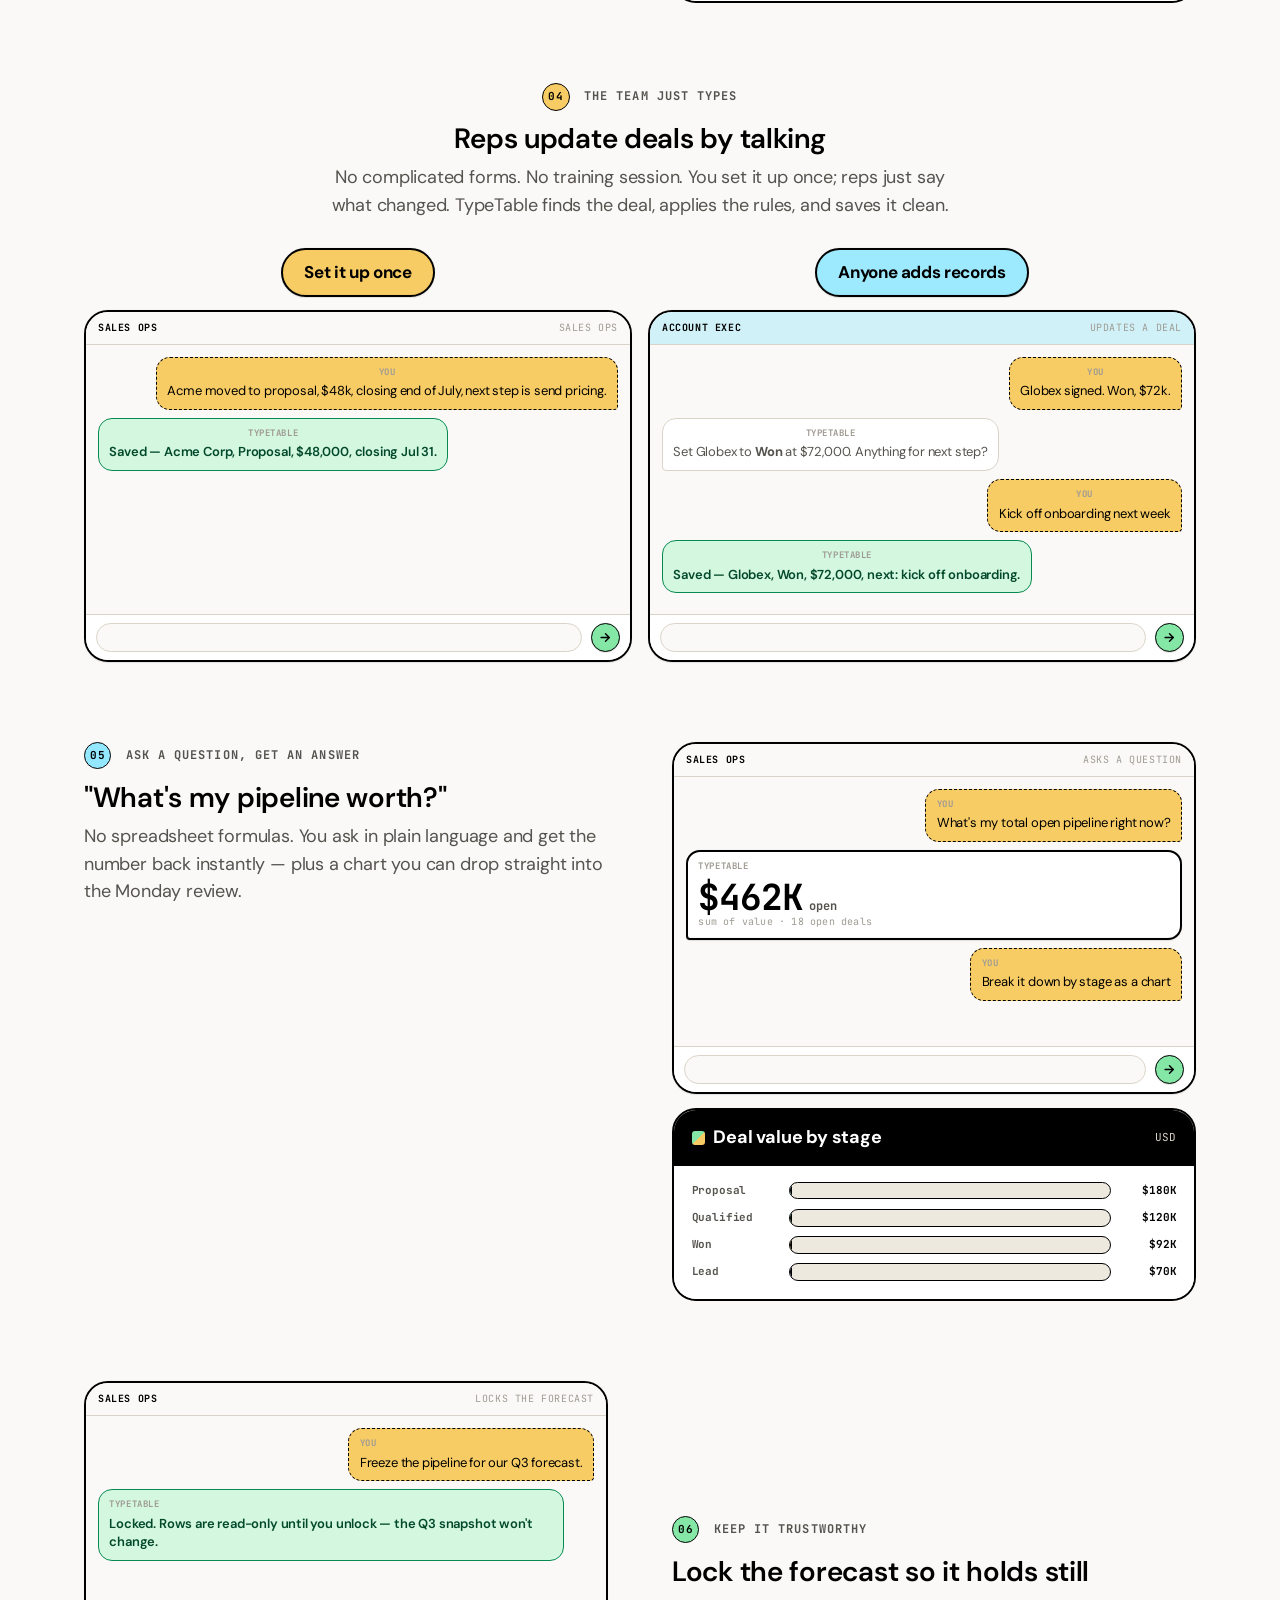
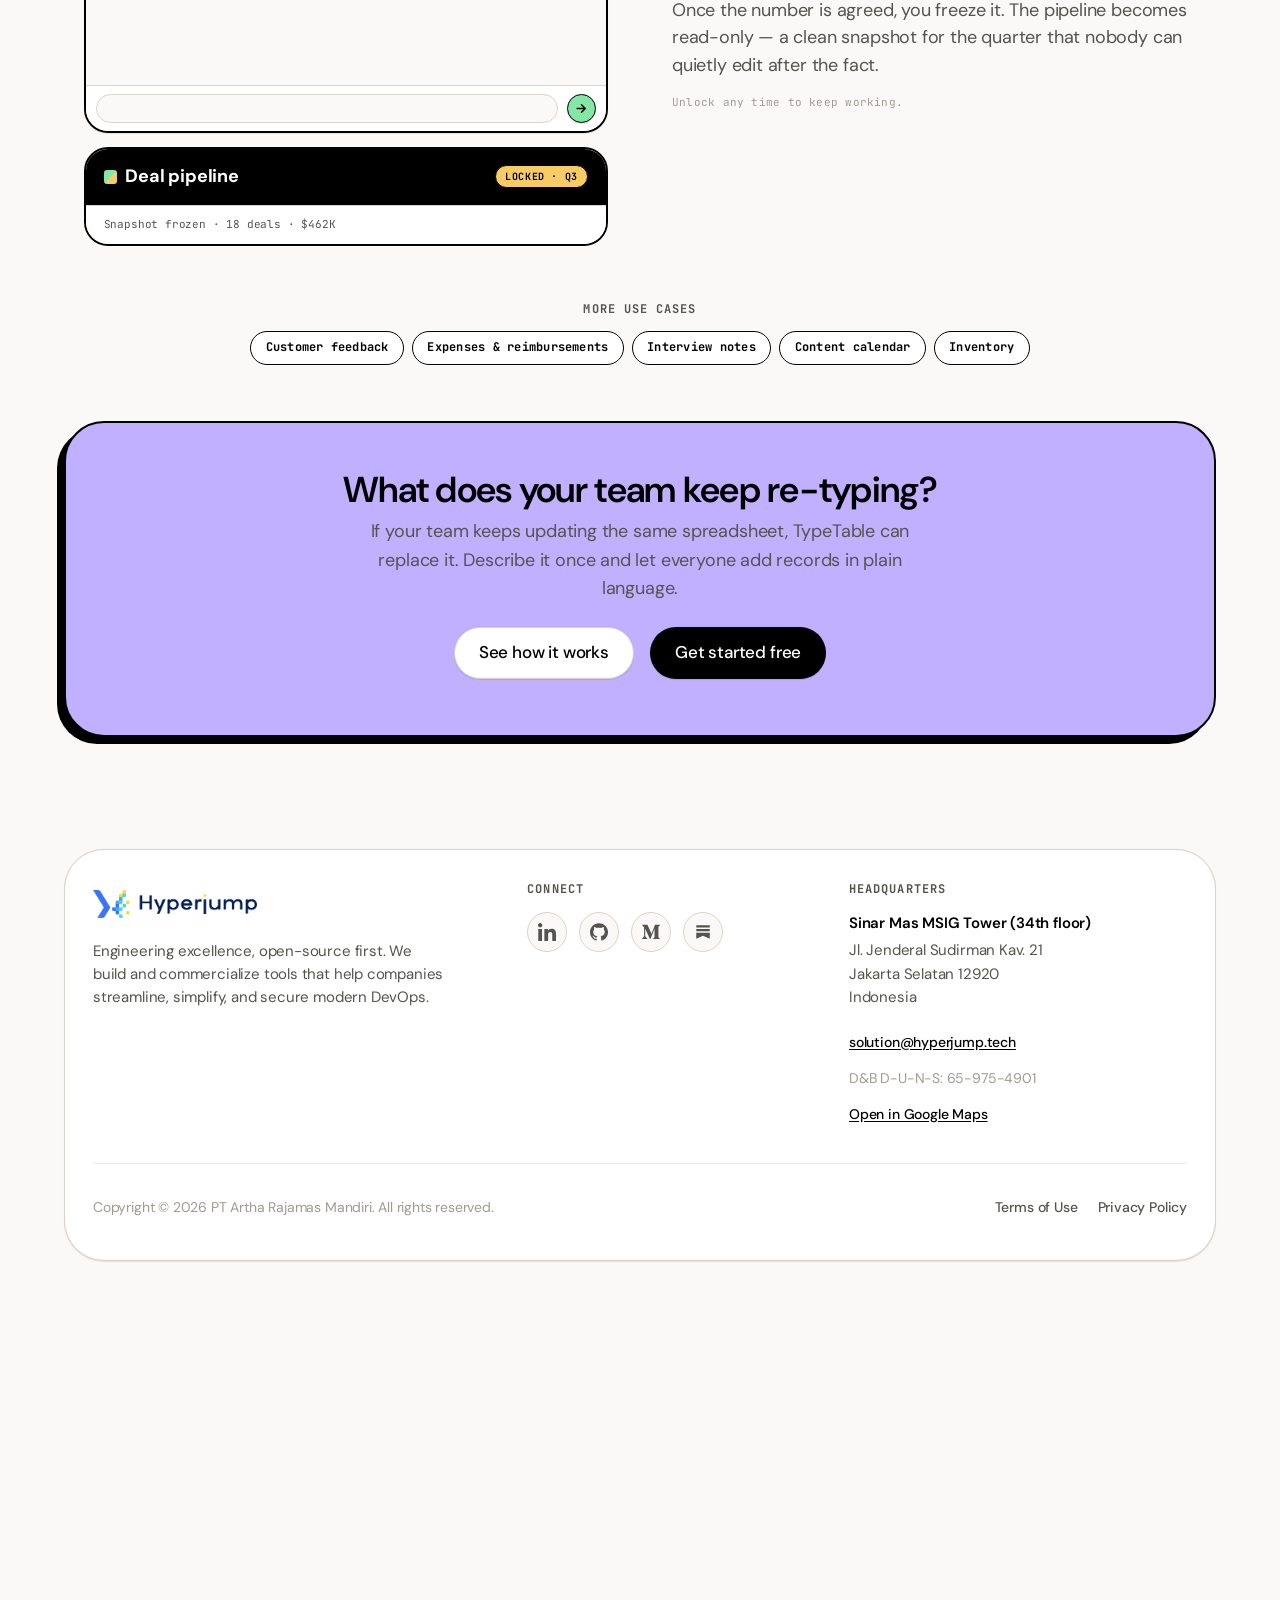
<file: src/use-cases/index.html>
<!doctype html>
<html lang="en">
  <head>
    <meta charset="UTF-8" />
    <meta http-equiv="refresh" content="0; url=deal-pipeline.html" />
    <title>TypeTable — Use cases</title>
    <link rel="canonical" href="deal-pipeline.html" />
  </head>
  <body>
    <p>Redirecting to <a href="deal-pipeline.html">use cases</a>…</p>
  </body>
</html>
</file>
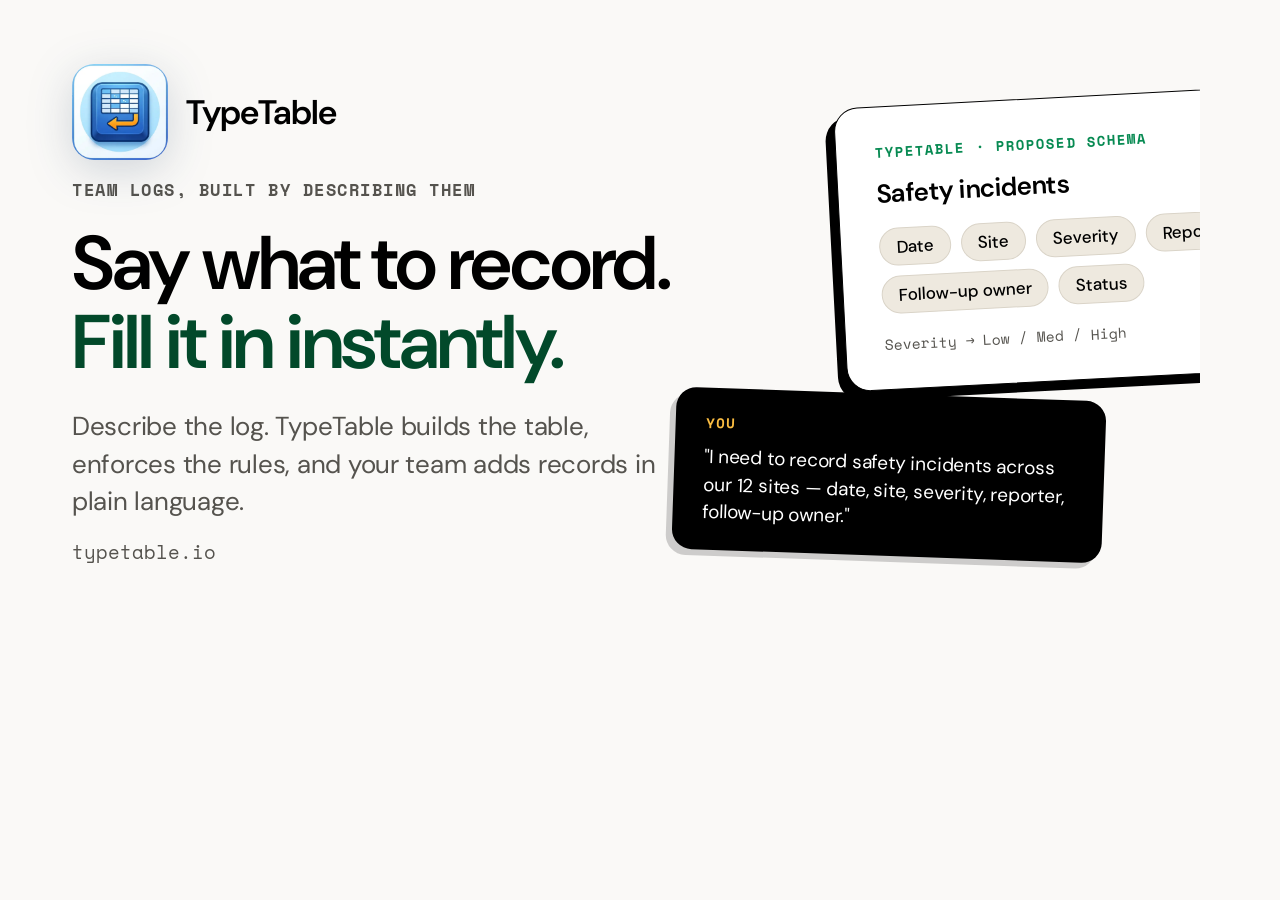
<file: assets/og-image.html>
<!doctype html>
<html lang="en">
  <head>
    <meta charset="UTF-8" />
    <link rel="preconnect" href="https://fonts.googleapis.com" />
    <link rel="preconnect" href="https://fonts.gstatic.com" crossorigin />
    <link
      href="https://fonts.googleapis.com/css2?family=DM+Sans:ital,opsz,wght@0,9..40,400;0,9..40,500;0,9..40,600;0,9..40,700&family=Space+Mono:wght@400;700&display=swap"
      rel="stylesheet"
    />
    <style>
      :root {
        --cream: #faf9f7;
        --white: #ffffff;
        --black: #000000;
        --charcoal: #55534e;
        --oat: #dad4c8;
        --oat-light: #eee9df;
        --matcha-600: #078a52;
        --matcha-800: #02492a;
        --slushie-500: #3bd3fd;
        --lemon-500: #fbbd41;
        --ube-300: #c1b0ff;
      }

      * {
        margin: 0;
        box-sizing: border-box;
      }

      html,
      body {
        width: 1200px;
        height: 630px;
        overflow: hidden;
      }

      body {
        font-family: "DM Sans", system-ui, sans-serif;
        background: var(--cream);
        color: var(--black);
        -webkit-font-smoothing: antialiased;
        position: relative;
      }

      .card {
        position: absolute;
        inset: 0;
        padding: 64px 72px;
        display: flex;
        flex-direction: column;
        justify-content: space-between;
      }

      .logo {
        display: flex;
        align-items: center;
        gap: 18px;
        font-weight: 600;
        font-size: 34px;
        letter-spacing: -0.03em;
      }

      .logo-mark {
        display: block;
        width: 96px;
        height: 96px;
        border-radius: 22px;
        flex-shrink: 0;
        filter: drop-shadow(0 10px 22px rgba(15, 50, 90, 0.18));
      }

      .copy {
        max-width: 640px;
      }

      .label {
        font-family: "Space Mono", monospace;
        font-size: 17px;
        font-weight: 700;
        letter-spacing: 0.09em;
        text-transform: uppercase;
        color: var(--charcoal);
        margin-bottom: 22px;
      }

      h1 {
        font-size: 76px;
        font-weight: 600;
        line-height: 1.04;
        letter-spacing: -0.03em;
      }

      h1 .highlight {
        display: block;
        color: var(--matcha-800);
      }

      .sub {
        margin-top: 26px;
        font-size: 26px;
        line-height: 1.45;
        letter-spacing: -0.01em;
        color: var(--charcoal);
        max-width: 600px;
      }

      .footer {
        font-family: "Space Mono", monospace;
        font-size: 19px;
        color: var(--charcoal);
      }

      .demo-card {
        position: absolute;
        right: -120px;
        top: 96px;
        width: 480px;
        background: var(--white);
        border: 1.5px solid var(--black);
        border-radius: 24px;
        box-shadow: rgb(0, 0, 0) -9px 9px;
        padding: 34px 38px;
        transform: rotate(-3deg);
      }

      .demo-who {
        font-family: "Space Mono", monospace;
        font-size: 14px;
        font-weight: 700;
        letter-spacing: 0.08em;
        text-transform: uppercase;
        color: var(--matcha-600);
      }

      .demo-card p.title {
        margin-top: 14px;
        font-size: 26px;
        font-weight: 600;
        letter-spacing: -0.02em;
      }

      .field-pills {
        list-style: none;
        padding: 0;
        margin-top: 18px;
        display: flex;
        flex-wrap: wrap;
        gap: 10px;
      }

      .field-pills li {
        font-size: 17px;
        font-weight: 500;
        padding: 7px 16px;
        border: 1.5px solid var(--oat);
        border-radius: 999px;
        background: var(--oat-light);
        white-space: nowrap;
      }

      .demo-rule {
        margin-top: 20px;
        font-family: "Space Mono", monospace;
        font-size: 14.5px;
        color: var(--charcoal);
      }

      .prompt-card {
        position: absolute;
        right: 96px;
        bottom: 74px;
        width: 430px;
        background: var(--black);
        color: var(--white);
        border-radius: 20px;
        box-shadow: rgb(0, 0, 0, 0.18) -6px 6px;
        padding: 24px 30px;
        transform: rotate(2deg);
      }

      .prompt-card .demo-who {
        color: var(--lemon-500);
      }

      .prompt-card p {
        margin-top: 10px;
        font-size: 19px;
        line-height: 1.45;
        letter-spacing: -0.01em;
      }
    </style>
  </head>
  <body>
    <div class="card">
      <div class="logo">
        <img
          class="logo-mark"
          src="../src/images/typetable-icon.webp"
          alt=""
          width="96"
          height="96"
        />
        TypeTable
      </div>

      <div class="copy">
        <p class="label">Team logs, built by describing them</p>
        <h1>
          Say what to record.
          <span class="highlight">Fill it in instantly.</span>
        </h1>
        <p class="sub">
          Describe the log. TypeTable builds the table, enforces the rules, and
          your team adds records in plain language.
        </p>
      </div>

      <div class="footer">typetable.io</div>
    </div>

    <div class="demo-card">
      <span class="demo-who">TypeTable · proposed schema</span>
      <p class="title">Safety incidents</p>
      <ul class="field-pills">
        <li>Date</li>
        <li>Site</li>
        <li>Severity</li>
        <li>Reporter</li>
        <li>Follow-up owner</li>
        <li>Status</li>
      </ul>
      <p class="demo-rule">Severity → Low / Med / High</p>
    </div>

    <div class="prompt-card">
      <span class="demo-who">You</span>
      <p>
        "I need to record safety incidents across our 12 sites — date, site,
        severity, reporter, follow-up owner."
      </p>
    </div>
  </body>
</html>
</file>
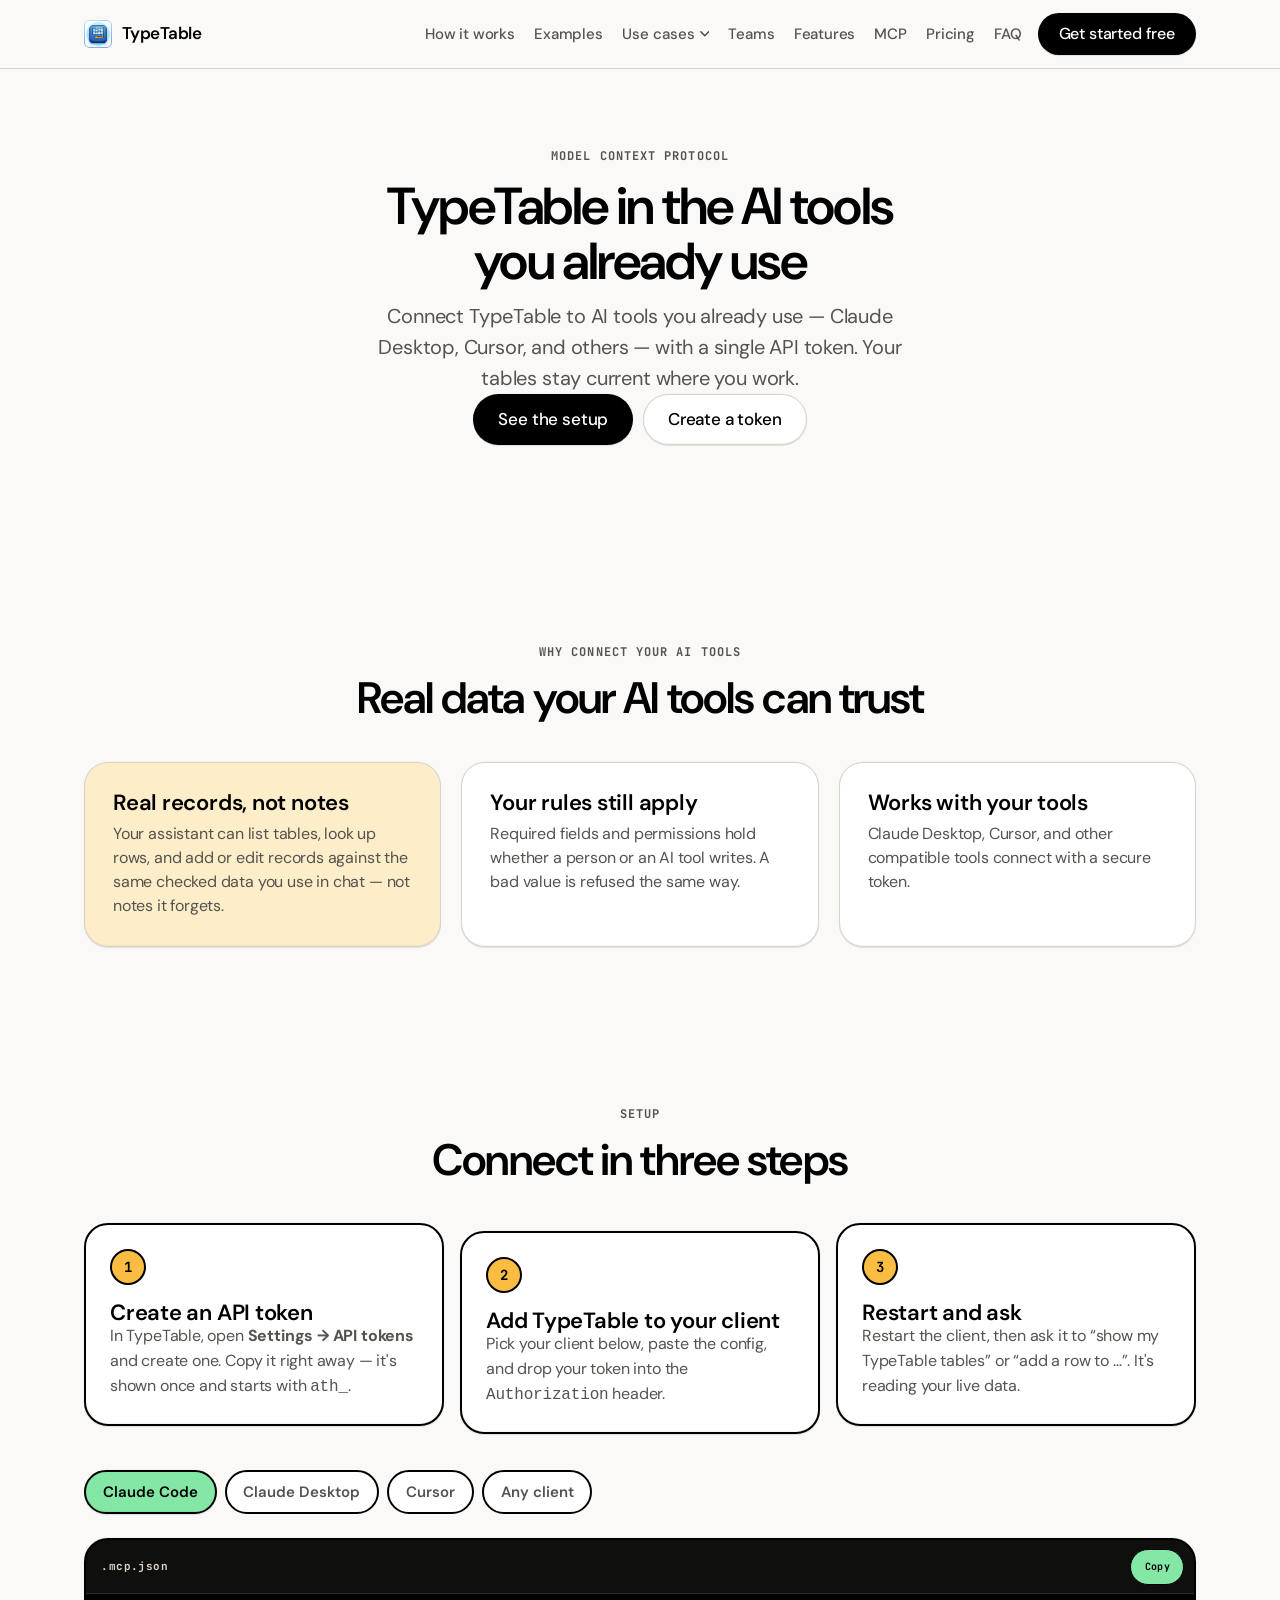
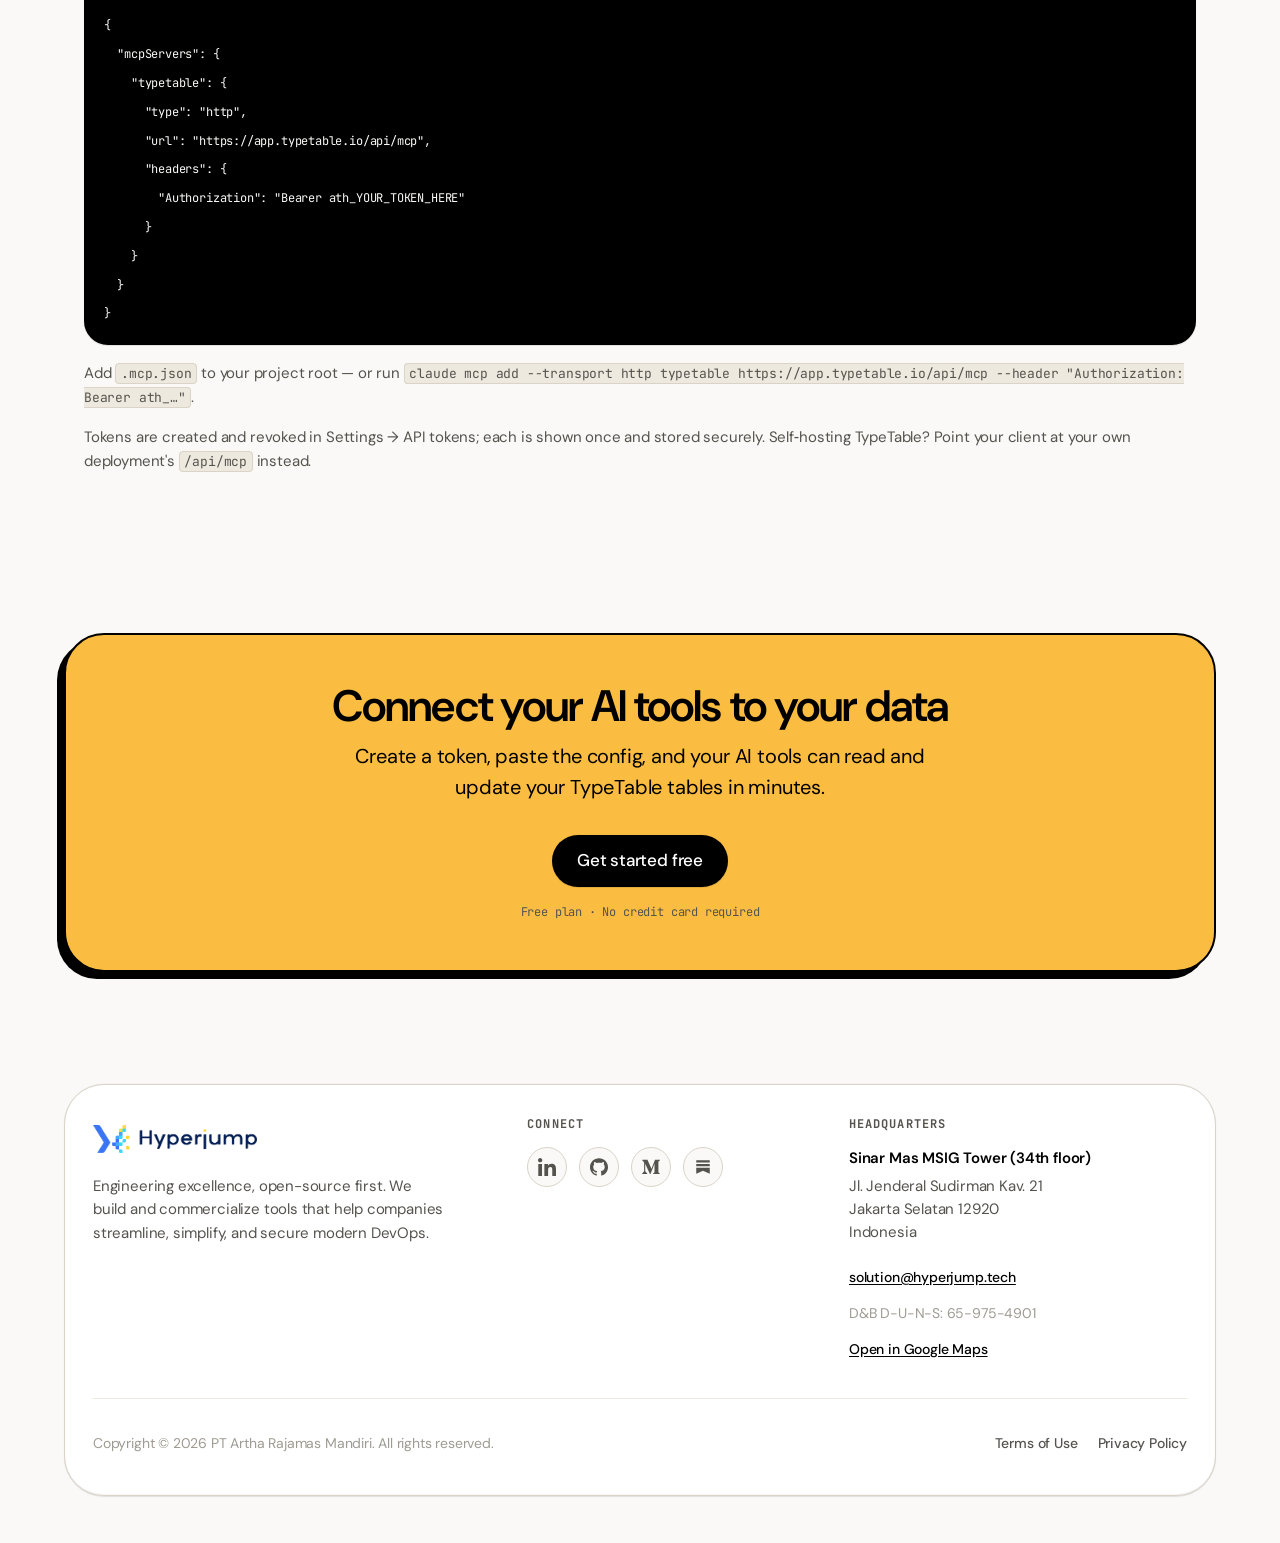
<file: src/mcp.html>
<!doctype html>
<html lang="en">
  <head>
    <meta charset="UTF-8" />
    <meta name="viewport" content="width=device-width, initial-scale=1.0" />

    <!-- Google tag (gtag.js) -->
    <script async src="https://www.googletagmanager.com/gtag/js?id=G-8EHZSEJHJP"></script>
    <script>
      window.dataLayer = window.dataLayer || [];
      function gtag() {
        dataLayer.push(arguments);
      }
      gtag("js", new Date());

      gtag("config", "G-8EHZSEJHJP");
    </script>

    <title>TypeTable MCP — connect your AI tools to your data</title>
    <meta
      name="description"
      content="Connect Claude Desktop, Cursor, or other AI tools to your TypeTable data with an API token. Your field rules and permissions still apply."
    />
    <link rel="canonical" href="https://typetable.io/mcp.html" />
    <meta property="og:type" content="article" />
    <meta property="og:site_name" content="TypeTable" />
    <meta
      property="og:title"
      content="TypeTable MCP — connect your AI tools to your data"
    />
    <meta
      property="og:description"
      content="Connect Claude Desktop, Cursor, or other AI tools to your TypeTable tables — with your rules intact."
    />
    <meta property="og:url" content="https://typetable.io/mcp.html" />
    <meta name="twitter:card" content="summary_large_image" />
    <meta
      name="twitter:title"
      content="TypeTable MCP — connect your AI tools to your data"
    />
    <meta
      name="twitter:description"
      content="Connect Claude Desktop, Cursor, or other AI tools to your TypeTable tables — with your rules intact."
    />
    <link rel="preconnect" href="https://fonts.googleapis.com" />
    <link rel="preconnect" href="https://fonts.gstatic.com" crossorigin />
    <link
      href="https://fonts.googleapis.com/css2?family=DM+Sans:ital,opsz,wght@0,9..40,400;0,9..40,500;0,9..40,600;0,9..40,700;1,9..40,400&family=JetBrains+Mono:ital,wght@0,400;0,500;0,700;1,400&display=swap"
      rel="stylesheet"
    />
    <link rel="icon" href="images/typetable-icon.webp" type="image/webp" />
    <link rel="apple-touch-icon" href="images/typetable-icon.webp" />
    <link rel="stylesheet" href="styles.css" />
    <script type="application/ld+json">
      {
        "@context": "https://schema.org",
        "@type": "BreadcrumbList",
        "itemListElement": [
          {
            "@type": "ListItem",
            "position": 1,
            "name": "Home",
            "item": "https://typetable.io/"
          },
          {
            "@type": "ListItem",
            "position": 2,
            "name": "MCP",
            "item": "https://typetable.io/mcp.html"
          }
        ]
      }
    </script>
  </head>
  <body class="mcp-page">
    <a class="skip-link" href="#main">Skip to content</a>

    <header class="site-header" data-header>
      <div class="header-inner">
        <a href="index.html" class="logo" aria-label="TypeTable home">
          <img
            class="logo-mark"
            src="images/typetable-icon.webp"
            alt=""
            width="28"
            height="28"
          />
          TypeTable
        </a>
        <nav class="nav" aria-label="Primary">
          <a href="index.html#how">How it works</a>
          <a href="index.html#examples">Examples</a>
          <div class="nav-dropdown" data-dropdown>
            <button
              type="button"
              class="nav-dropdown-toggle"
              aria-expanded="false"
              aria-haspopup="true"
              data-dropdown-toggle
            >
              Use cases
              <svg class="nav-caret" viewBox="0 0 10 6" aria-hidden="true">
                <path
                  d="M1 1l4 4 4-4"
                  fill="none"
                  stroke="currentColor"
                  stroke-width="1.6"
                  stroke-linecap="round"
                  stroke-linejoin="round"
                />
              </svg>
            </button>
            <div class="nav-dropdown-menu" data-dropdown-menu>
              <a href="use-cases/deal-pipeline.html"
                >Deal pipeline<span>Sales</span></a
              >
              <a href="use-cases/customer-feedback.html"
                >Customer feedback<span>Product</span></a
              >
              <a href="use-cases/expense-log.html"
                >Expenses &amp; reimbursements<span>Finance</span></a
              >
              <a href="use-cases/interview-scorecards.html"
                >Interview notes<span>Hiring</span></a
              >
              <a href="use-cases/campaign-tracker.html"
                >Content calendar<span>Marketing</span></a
              >
              <a href="use-cases/inventory-tracker.html"
                >Inventory<span>Operations</span></a
              >
            </div>
          </div>
          <a href="index.html#teams">Teams</a>
          <a href="index.html#features">Features</a>
          <a href="mcp.html" aria-current="page">MCP</a>
          <a href="index.html#pricing">Pricing</a>
          <a href="index.html#faq">FAQ</a>
        </nav>
        <div class="header-cta">
          <a
            href="https://app.typetable.io"
            class="btn btn-primary"
            target="_blank"
            rel="noopener noreferrer"
            >Get started free</a
          >
        </div>
        <button
          type="button"
          class="menu-toggle"
          aria-expanded="false"
          aria-controls="mobile-nav"
          data-menu-toggle
        >
          <span class="sr-only">Menu</span>
          <span class="menu-bar"></span>
          <span class="menu-bar"></span>
        </button>
      </div>
      <nav id="mobile-nav" class="mobile-nav" hidden data-mobile-nav>
        <a href="index.html#how">How it works</a>
        <a href="index.html#examples">Examples</a>
        <span class="mobile-nav-label">Use cases</span>
        <a class="mobile-nav-sub" href="use-cases/deal-pipeline.html"
          >Deal pipeline</a
        >
        <a class="mobile-nav-sub" href="use-cases/customer-feedback.html"
          >Customer feedback</a
        >
        <a class="mobile-nav-sub" href="use-cases/expense-log.html"
          >Expenses &amp; reimbursements</a
        >
        <a class="mobile-nav-sub" href="use-cases/interview-scorecards.html"
          >Interview notes</a
        >
        <a class="mobile-nav-sub" href="use-cases/campaign-tracker.html"
          >Content calendar</a
        >
        <a class="mobile-nav-sub" href="use-cases/inventory-tracker.html"
          >Inventory</a
        >
        <a href="index.html#teams">Teams</a>
        <a href="index.html#features">Features</a>
        <a href="mcp.html" aria-current="page">MCP</a>
        <a href="index.html#pricing">Pricing</a>
        <a href="index.html#faq">FAQ</a>
        <a
          href="https://app.typetable.io"
          class="btn btn-primary"
          target="_blank"
          rel="noopener noreferrer"
          >Get started free</a
        >
      </nav>
    </header>

    <main id="main">
      <section class="section">
        <div class="section-head wrap">
          <p class="label">Model Context Protocol</p>
          <h1>TypeTable in the AI tools you already use</h1>
          <p class="lead">
            Connect TypeTable to AI tools you already use — Claude Desktop,
            Cursor, and others — with a single API token. Your tables stay
            current where you work.
          </p>
          <div class="mcp-actions" style="justify-content: center">
            <a href="#setup" class="btn btn-primary btn-lg">See the setup</a>
            <a
              href="https://app.typetable.io"
              class="btn btn-secondary btn-lg"
              target="_blank"
              rel="noopener noreferrer"
              >Create a token</a
            >
          </div>
        </div>
      </section>

      <section class="section" aria-label="Why MCP">
        <div class="section-head wrap">
          <p class="label">Why connect your AI tools</p>
          <h2>Real data your AI tools can trust</h2>
        </div>
        <div class="feature-bento wrap">
          <article class="feature">
            <h3>Real records, not notes</h3>
            <p>
              Your assistant can list tables, look up rows, and add or edit
              records against the same checked data you use in chat — not notes
              it forgets.
            </p>
          </article>
          <article class="feature">
            <h3>Your rules still apply</h3>
            <p>
              Required fields and permissions hold whether a person or an AI
              tool writes. A bad value is refused the same way.
            </p>
          </article>
          <article class="feature">
            <h3>Works with your tools</h3>
            <p>
              Claude Desktop, Cursor, and other compatible tools connect with a
              secure token.
            </p>
          </article>
        </div>
      </section>

      <section id="setup" class="section">
        <div class="section-head wrap">
          <p class="label">Setup</p>
          <h2>Connect in three steps</h2>
        </div>
        <ol class="steps wrap">
          <li class="step">
            <span class="step-num" aria-hidden="true">1</span>
            <h3>Create an API token</h3>
            <p>
              In TypeTable, open <strong>Settings → API tokens</strong> and
              create one. Copy it right away — it's shown once and starts with
              <code>ath_</code>.
            </p>
          </li>
          <li class="step">
            <span class="step-num" aria-hidden="true">2</span>
            <h3>Add TypeTable to your client</h3>
            <p>
              Pick your client below, paste the config, and drop your token into
              the <code>Authorization</code> header.
            </p>
          </li>
          <li class="step">
            <span class="step-num" aria-hidden="true">3</span>
            <h3>Restart and ask</h3>
            <p>
              Restart the client, then ask it to “show my TypeTable tables” or
              “add a row to …”. It's reading your live data.
            </p>
          </li>
        </ol>

        <div class="client-tabs wrap" data-client-tabs>
          <div
            class="client-tablist"
            role="tablist"
            aria-label="Choose your client"
          >
            <button
              type="button"
              class="client-tab is-active"
              role="tab"
              aria-selected="true"
              data-client="claude-code"
            >
              Claude Code
            </button>
            <button
              type="button"
              class="client-tab"
              role="tab"
              aria-selected="false"
              data-client="claude-desktop"
            >
              Claude Desktop
            </button>
            <button
              type="button"
              class="client-tab"
              role="tab"
              aria-selected="false"
              data-client="cursor"
            >
              Cursor
            </button>
            <button
              type="button"
              class="client-tab"
              role="tab"
              aria-selected="false"
              data-client="any"
            >
              Any client
            </button>
          </div>

          <div class="client-panel" data-client-panel="claude-code">
            <div class="code-block">
              <div class="code-head">
                <span class="code-file">.mcp.json</span>
                <button
                  type="button"
                  class="code-copy"
                  data-copy="#cfg-claude-code"
                >
                  <span data-copy-label>Copy</span>
                </button>
              </div>
              <pre><code id="cfg-claude-code">{
  "mcpServers": {
    "typetable": {
      "type": "http",
      "url": "https://app.typetable.io/api/mcp",
      "headers": {
        "Authorization": "Bearer ath_YOUR_TOKEN_HERE"
      }
    }
  }
}</code></pre>
            </div>
            <p class="mcp-note">
              Add <code>.mcp.json</code> to your project root — or run
              <code
                >claude mcp add --transport http typetable
                https://app.typetable.io/api/mcp --header "Authorization: Bearer
                ath_…"</code
              >.
            </p>
          </div>

          <div class="client-panel" data-client-panel="claude-desktop" hidden>
            <div class="code-block">
              <div class="code-head">
                <span class="code-file">claude_desktop_config.json</span>
                <button
                  type="button"
                  class="code-copy"
                  data-copy="#cfg-claude-desktop"
                >
                  <span data-copy-label>Copy</span>
                </button>
              </div>
              <pre><code id="cfg-claude-desktop">{
  "mcpServers": {
    "typetable": {
      "command": "npx",
      "args": [
        "-y",
        "mcp-remote@latest",
        "https://app.typetable.io/api/mcp",
        "--allow-http",
        "--transport",
        "http-only",
        "--header",
        "Authorization:${TYPETABLE_MCP_TOKEN}"
      ],
      "env": {
        "TYPETABLE_MCP_TOKEN": "Bearer ath_YOUR_TOKEN_HERE"
      }
    }
  }
}</code></pre>
            </div>
            <p class="mcp-note">
              Settings → Developer → Edit Config. Fully quit and reopen Claude
              Desktop — a reload isn't enough.
            </p>
          </div>

          <div class="client-panel" data-client-panel="cursor" hidden>
            <div class="code-block">
              <div class="code-head">
                <span class="code-file">.cursor/mcp.json</span>
                <button type="button" class="code-copy" data-copy="#cfg-cursor">
                  <span data-copy-label>Copy</span>
                </button>
              </div>
              <pre><code id="cfg-cursor">{
  "mcpServers": {
    "typetable": {
      "url": "https://app.typetable.io/api/mcp",
      "headers": {
        "Authorization": "Bearer ath_YOUR_TOKEN_HERE"
      }
    }
  }
}</code></pre>
            </div>
            <p class="mcp-note">
              Add to <code>~/.cursor/mcp.json</code> (user&#8209;wide) or
              <code>.cursor/mcp.json</code> in your project, then restart
              Cursor.
            </p>
          </div>

          <div class="client-panel" data-client-panel="any" hidden>
            <div class="mcp-facts">
              <div class="mcp-fact">
                <span class="mcp-fact-key">Endpoint</span>
                <span class="mcp-fact-val"
                  >https://app.typetable.io/api/mcp</span
                >
              </div>
              <div class="mcp-fact">
                <span class="mcp-fact-key">Transport</span>
                <span class="mcp-fact-val">Streamable HTTP</span>
              </div>
              <div class="mcp-fact">
                <span class="mcp-fact-key">Auth</span>
                <span class="mcp-fact-val">Authorization: Bearer ath_…</span>
              </div>
            </div>
            <p class="mcp-note">
              Any MCP client that speaks Streamable HTTP works — point it at the
              endpoint and send the Authorization header.
            </p>
          </div>
        </div>

        <p class="mcp-note wrap">
          Tokens are created and revoked in Settings → API tokens; each is shown
          once and stored securely. Self&#8209;hosting TypeTable? Point your
          client at your own deployment's <code>/api/mcp</code> instead.
        </p>
      </section>

      <section id="cta" class="cta-band">
        <div class="cta-inner wrap">
          <h2>Connect your AI tools to your data</h2>
          <p class="lead">
            Create a token, paste the config, and your AI tools can read and
            update your TypeTable tables in minutes.
          </p>
          <a
            href="https://app.typetable.io"
            class="btn btn-primary btn-lg"
            target="_blank"
            rel="noopener noreferrer"
            >Get started free</a
          >
          <p class="cta-note">Free plan · No credit card required</p>
        </div>
      </section>
    </main>

    <footer class="site-footer">
      <div class="footer-shell wrap">
        <div class="footer-grid">
          <div class="footer-brand">
            <a
              href="https://hyperjump.tech/en"
              class="footer-logo"
              target="_blank"
              rel="noopener noreferrer"
            >
              <img
                src="images/hyperjump-logo.png"
                alt="Hyperjump"
                width="187"
                height="32"
              />
            </a>
            <p class="footer-tagline">
              Engineering excellence, open-source first. We build and
              commercialize tools that help companies streamline, simplify, and
              secure modern DevOps.
            </p>
          </div>

          <div class="footer-social">
            <p class="label">Connect</p>
            <nav class="footer-links" aria-label="Social media">
              <a
                href="https://www.linkedin.com/company/hyperjump"
                target="_blank"
                rel="noopener noreferrer"
                aria-label="LinkedIn"
              >
                <svg viewBox="0 0 16 16" fill="none" aria-hidden="true">
                  <path
                    d="M16 16V10.14C16 7.26 15.38 5.06 12.02 5.06C10.4 5.06 9.32 5.94 8.88 6.78H8.84V5.32H5.66V16H8.98V10.7C8.98 9.3 9.24 7.96 10.96 7.96C12.66 7.96 12.68 9.54 12.68 10.78V15.98H16V16ZM0.26 5.32H3.58V16H0.26V5.32ZM1.92 0C0.86 0 0 0.86 0 1.92C0 2.98 0.86 3.86 1.92 3.86C2.98 3.86 3.84 2.98 3.84 1.92C3.84 0.86 2.98 0 1.92 0Z"
                    fill="currentColor"
                  />
                </svg>
              </a>
              <a
                href="https://github.com/hyperjumptech"
                target="_blank"
                rel="noopener noreferrer"
                aria-label="GitHub"
              >
                <svg viewBox="0 0 20 20" fill="none" aria-hidden="true">
                  <path
                    d="M10 0.416504C4.475 0.416504 0 4.8165 0 10.2432C0 14.5857 2.865 18.2682 6.8375 19.5665C7.3375 19.659 7.52083 19.3548 7.52083 19.094C7.52083 18.8607 7.5125 18.2423 7.50833 17.4232C4.72667 18.0157 4.14 16.1048 4.14 16.1048C3.685 14.9707 3.0275 14.6673 3.0275 14.6673C2.12167 14.0582 3.0975 14.0707 3.0975 14.0707C4.10167 14.139 4.62917 15.0832 4.62917 15.0832C5.52083 16.5857 6.97 16.1515 7.54167 15.9007C7.63167 15.2648 7.88917 14.8323 8.175 14.5865C5.95417 14.3407 3.62 13.4957 3.62 9.73067C3.62 8.65817 4.0075 7.7815 4.64917 7.094C4.53667 6.84567 4.19917 5.8465 4.73667 4.49317C4.73667 4.49317 5.57417 4.22984 7.48667 5.50067C8.28667 5.28234 9.13667 5.174 9.98667 5.169C10.8367 5.174 11.6867 5.28234 12.4867 5.50067C14.3867 4.22984 15.2242 4.49317 15.2242 4.49317C15.7617 5.8465 15.4242 6.84567 15.3242 7.094C15.9617 7.7815 16.3492 8.65817 16.3492 9.73067C16.3492 13.5057 14.0117 14.3365 11.7867 14.5782C12.1367 14.8732 12.4617 15.4757 12.4617 16.3965C12.4617 17.7115 12.4492 18.7682 12.4492 19.0873C12.4492 19.3448 12.6242 19.6523 13.1367 19.554C17.1375 18.264 20 14.579 20 10.2432C20 4.8165 15.5225 0.416504 10 0.416504Z"
                    fill="currentColor"
                  />
                </svg>
              </a>
              <a
                href="https://medium.com/hyperjump-tech"
                target="_blank"
                rel="noopener noreferrer"
                aria-label="Medium"
              >
                <svg viewBox="0 0 16 16" fill="none" aria-hidden="true">
                  <path
                    d="M14.7233 3.15517L16 1.93384V1.6665H11.5773L8.42533 9.51184L4.83933 1.6665H0.202V1.93384L1.69333 3.72917C1.83867 3.86184 1.91467 4.05584 1.89533 4.25117V11.3065C1.94133 11.5605 1.85867 11.8218 1.68 12.0065L0 14.0425V14.3065H4.76333V14.0392L3.08333 12.0065C2.99341 11.9156 2.92574 11.8051 2.88561 11.6836C2.84548 11.5622 2.83397 11.4331 2.852 11.3065V5.20384L7.03333 14.3098H7.51933L11.1147 5.20384V12.4578C11.1147 12.6492 11.1147 12.6885 10.9893 12.8138L9.696 14.0652V14.3332H15.9707V14.0658L14.724 12.8452C14.67 12.8045 14.6282 12.7498 14.603 12.6871C14.5779 12.6243 14.5704 12.5559 14.5813 12.4892V3.51117C14.5702 3.44452 14.5775 3.37608 14.6025 3.31331C14.6276 3.25054 14.6694 3.19584 14.7233 3.15517Z"
                    fill="currentColor"
                  />
                </svg>
              </a>
              <a
                href="https://hyperjump.substack.com"
                target="_blank"
                rel="noopener noreferrer"
                aria-label="Substack"
              >
                <svg viewBox="0 0 24 24" fill="none" aria-hidden="true">
                  <path
                    d="M3 3h18v3H3V3zm0 5h18v3H3V8zm0 5h18v8l-9-4-9 4v-8z"
                    fill="currentColor"
                  />
                </svg>
              </a>
            </nav>
          </div>

          <div class="footer-contact">
            <p class="label">Headquarters</p>
            <address class="footer-address">
              <strong>Sinar Mas MSIG Tower (34th floor)</strong>
              Jl. Jenderal Sudirman Kav. 21<br />
              Jakarta Selatan 12920<br />
              Indonesia
            </address>
            <p class="footer-meta">
              <a href="mailto:solution@hyperjump.tech"
                >solution@hyperjump.tech</a
              >
            </p>
            <p class="footer-meta">D&amp;B D-U-N-S: 65-975-4901</p>
            <p class="footer-meta">
              <a
                href="https://maps.app.goo.gl/Dew762WwKLruRYGC9"
                target="_blank"
                rel="noopener noreferrer"
                >Open in Google Maps</a
              >
            </p>
          </div>
        </div>

        <div class="footer-bottom">
          <div class="footer-bottom-inner">
            <p>
              Copyright © 2026 PT Artha Rajamas Mandiri. All rights reserved.
            </p>
            <nav class="footer-legal" aria-label="Legal">
              <a href="/terms/">Terms of Use</a>
              <a href="/privacy/">Privacy Policy</a>
            </nav>
          </div>
        </div>
      </div>
    </footer>

    <script src="main.js"></script>
  </body>
</html>
</file>
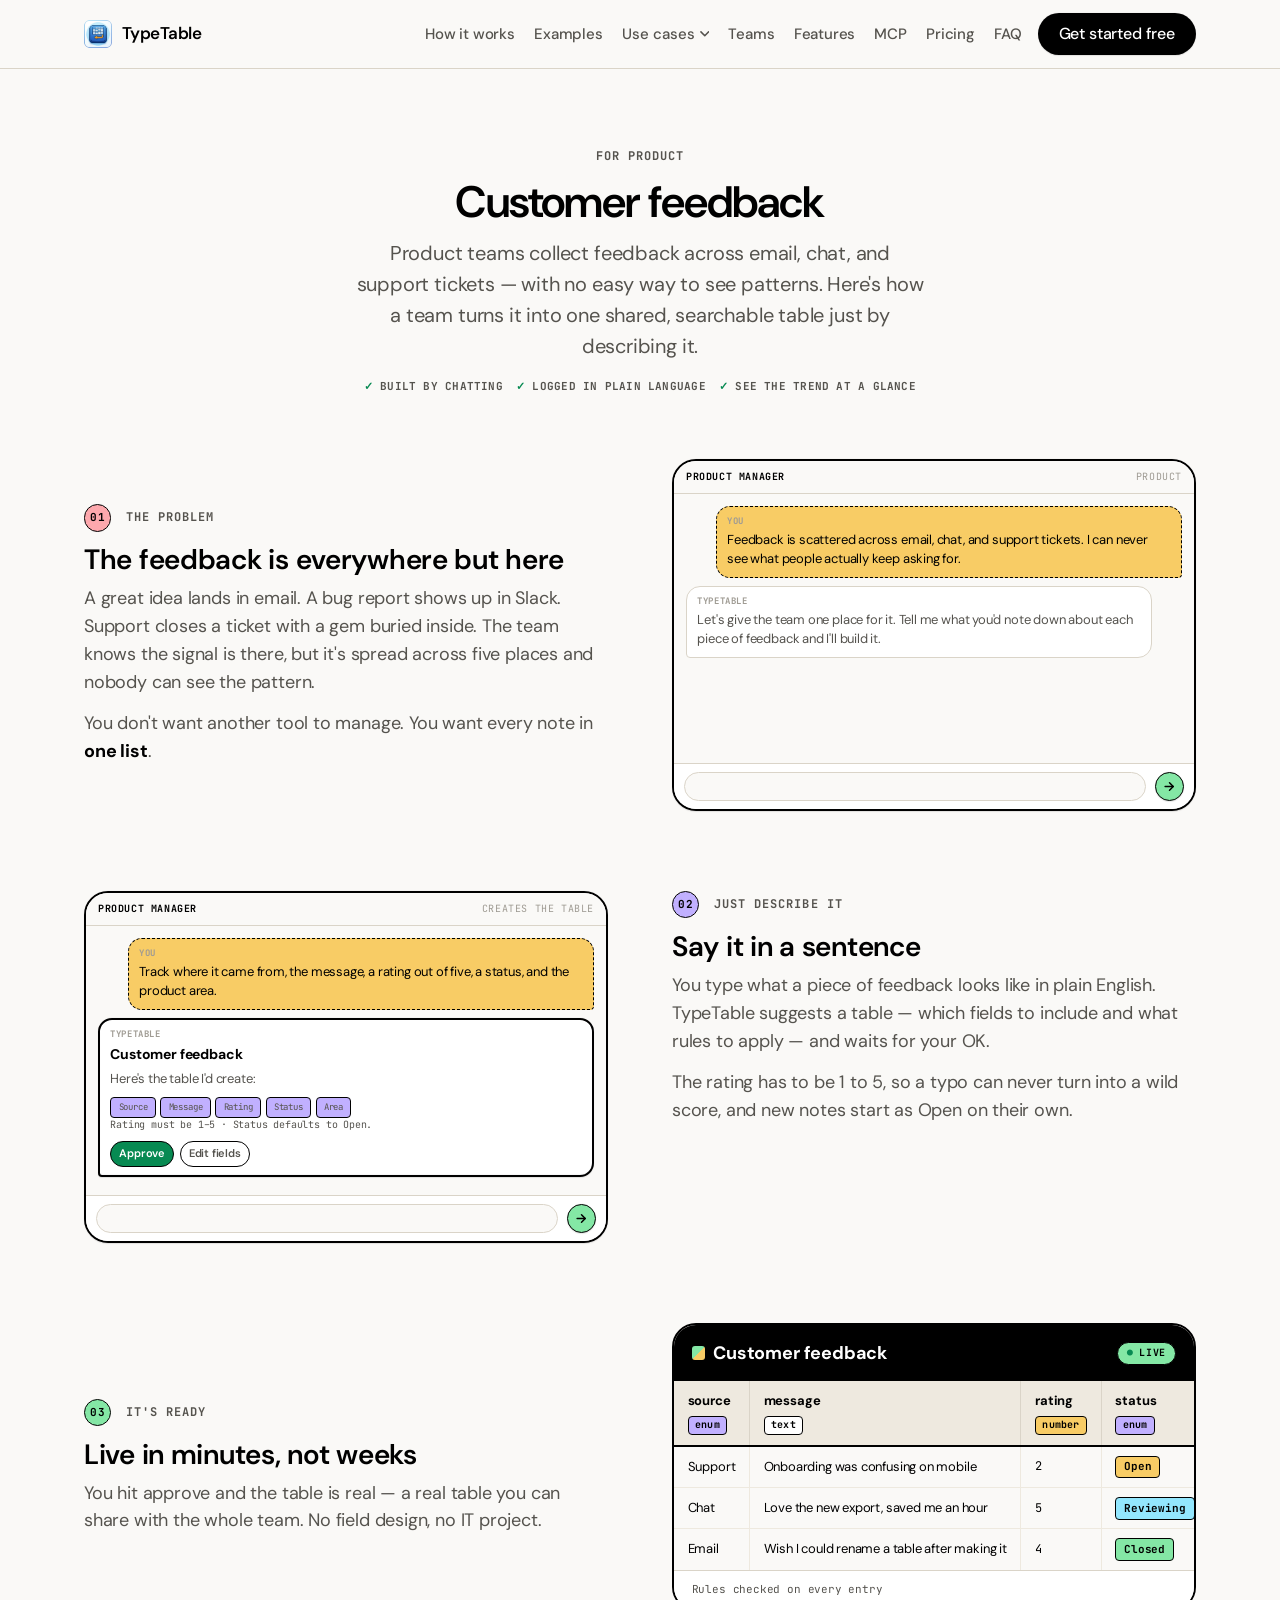
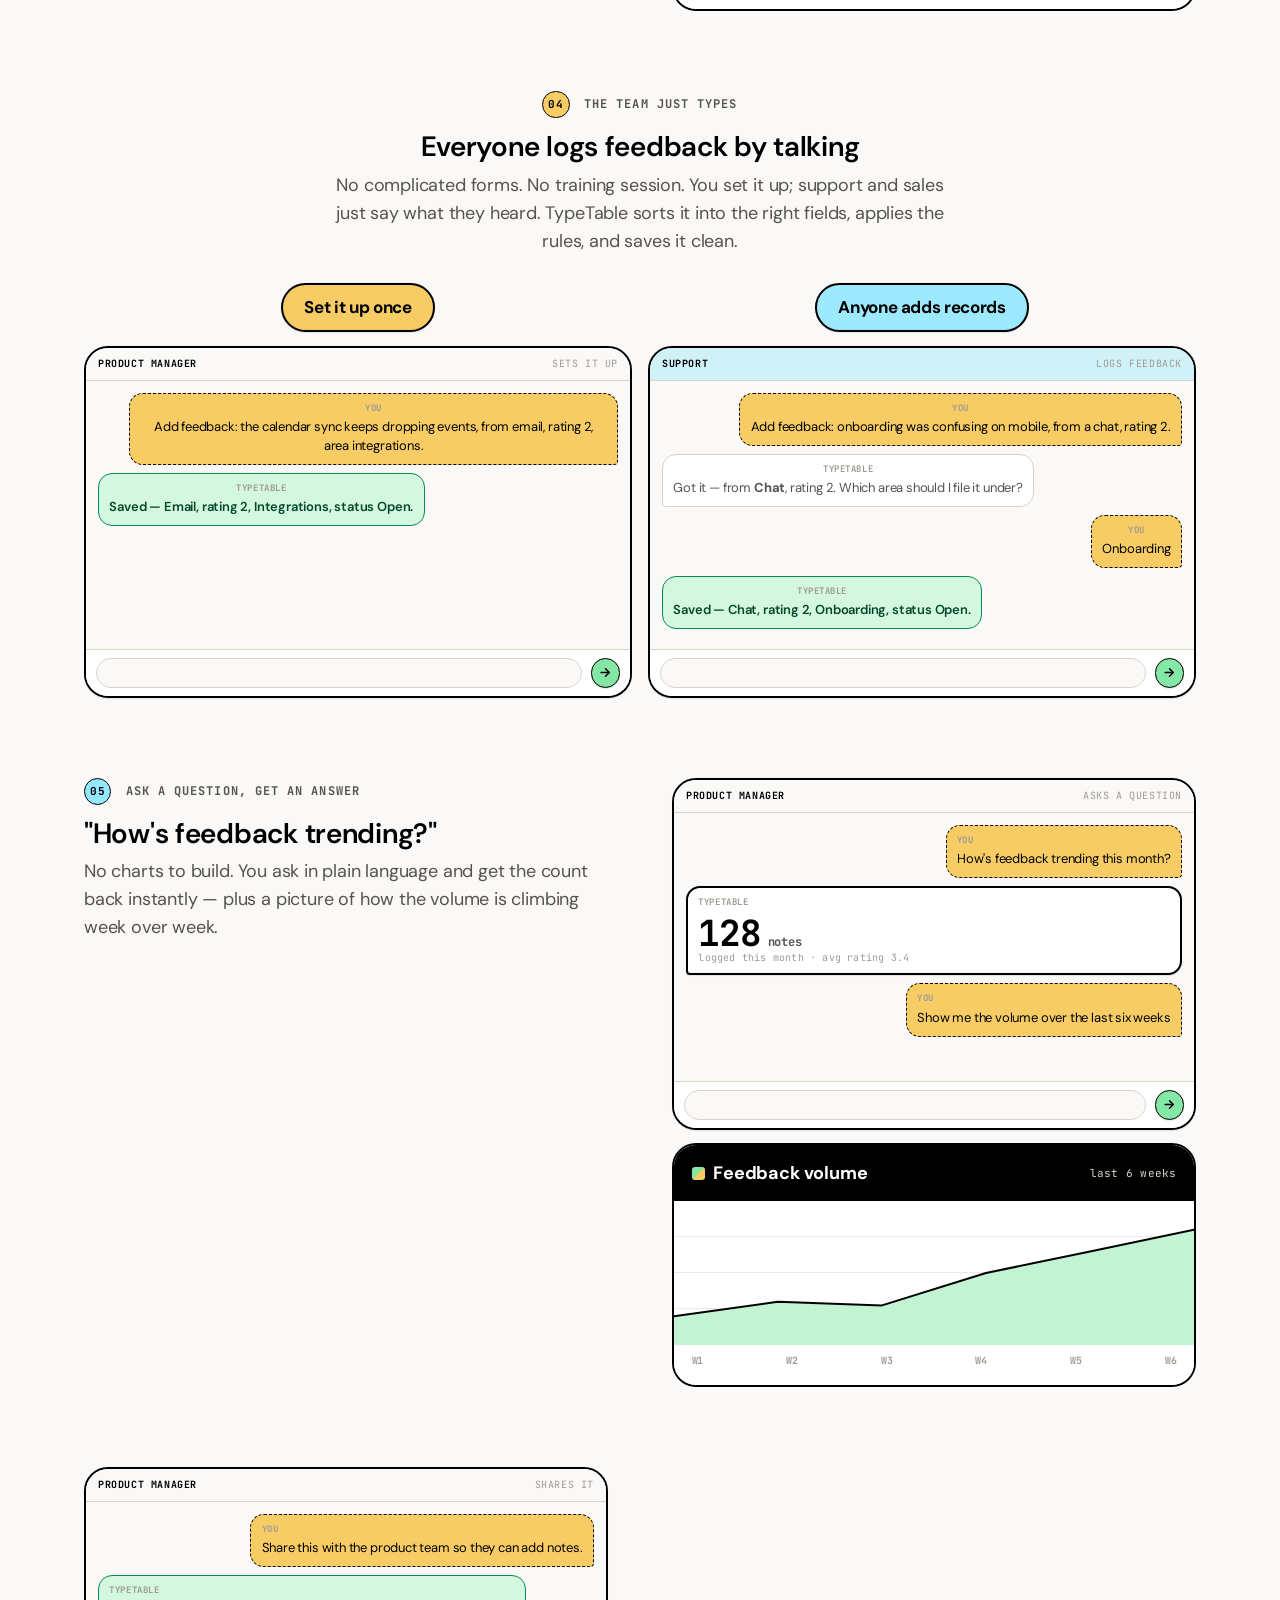
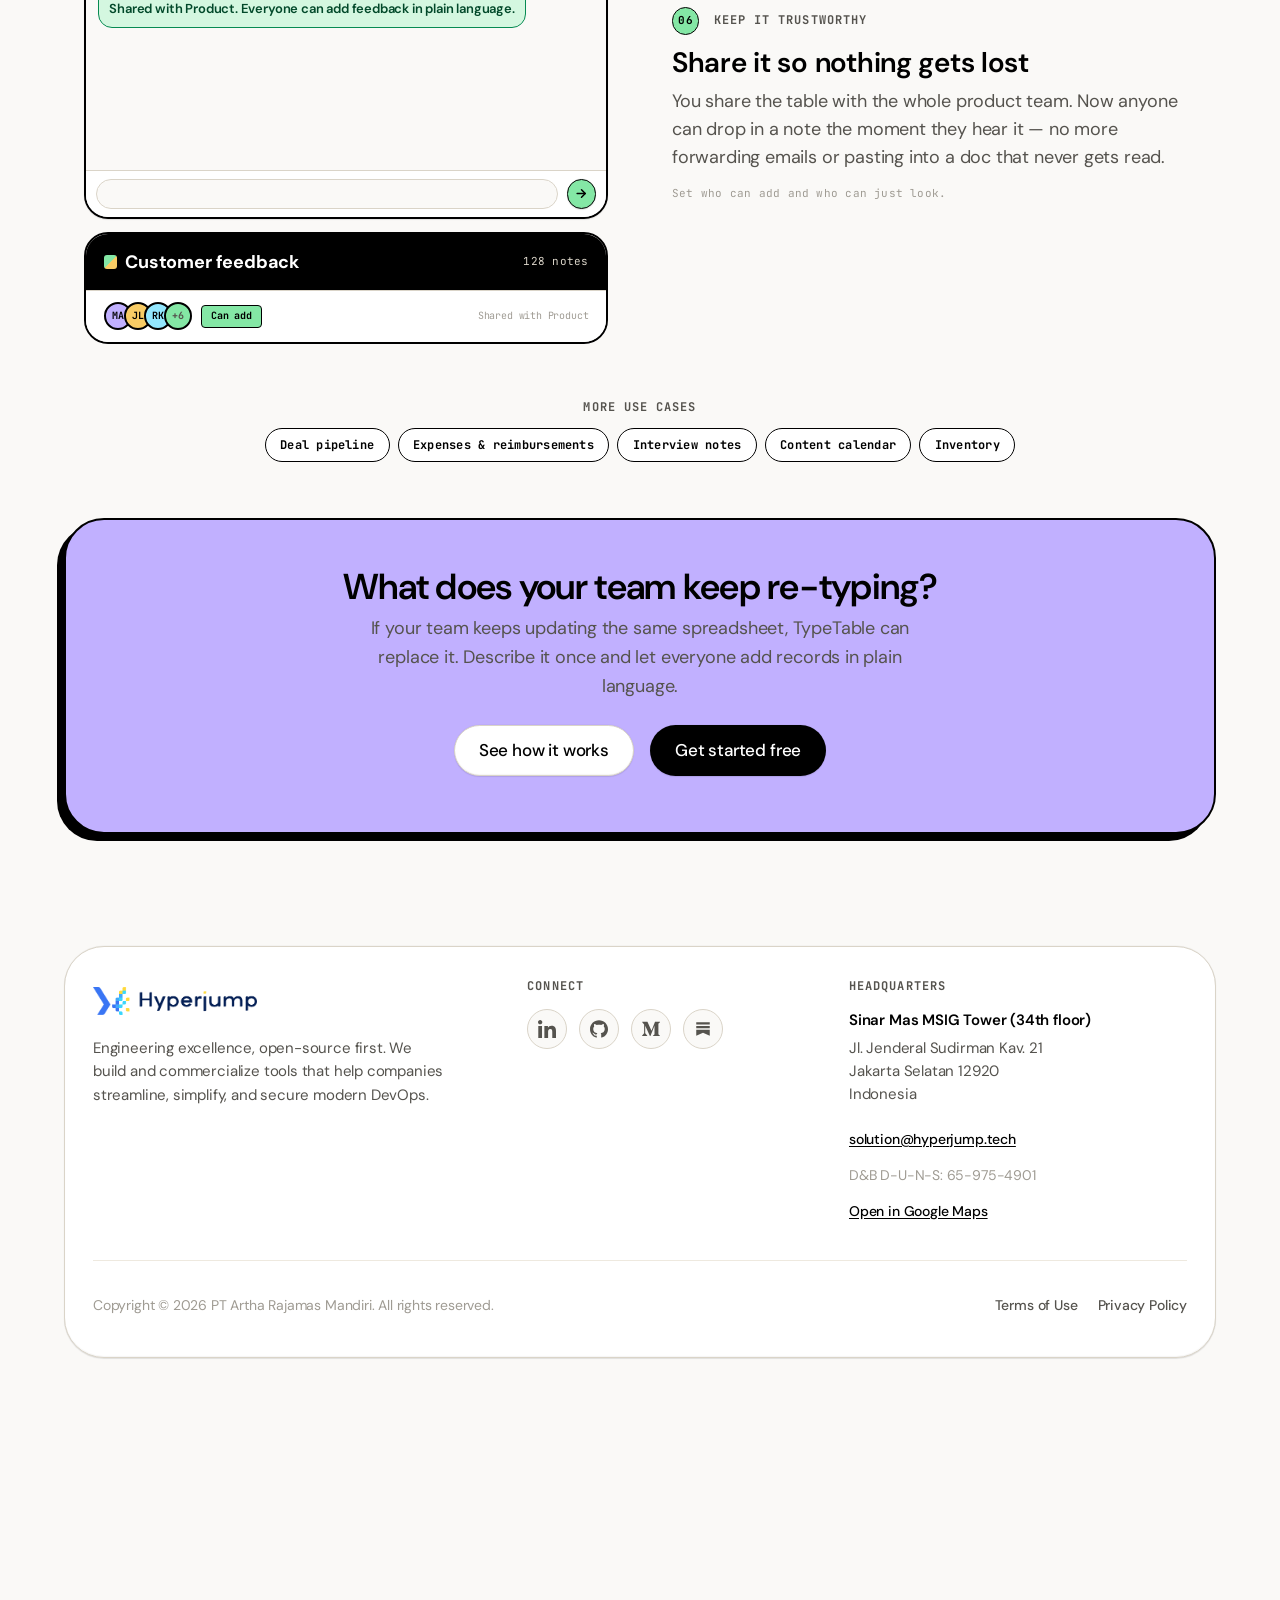
<file: src/use-cases/bug-triage.html>
<!doctype html>
<html lang="en">
  <head>
    <meta charset="UTF-8" />
    <meta http-equiv="refresh" content="0; url=customer-feedback.html" />
    <title>TypeTable — Customer feedback</title>
    <link rel="canonical" href="https://typetable.io/use-cases/customer-feedback.html" />
    <meta name="robots" content="noindex" />
  </head>
  <body>
    <p>
      This page has moved to
      <a href="customer-feedback.html">Customer feedback</a>.
    </p>
  </body>
</html>
</file>
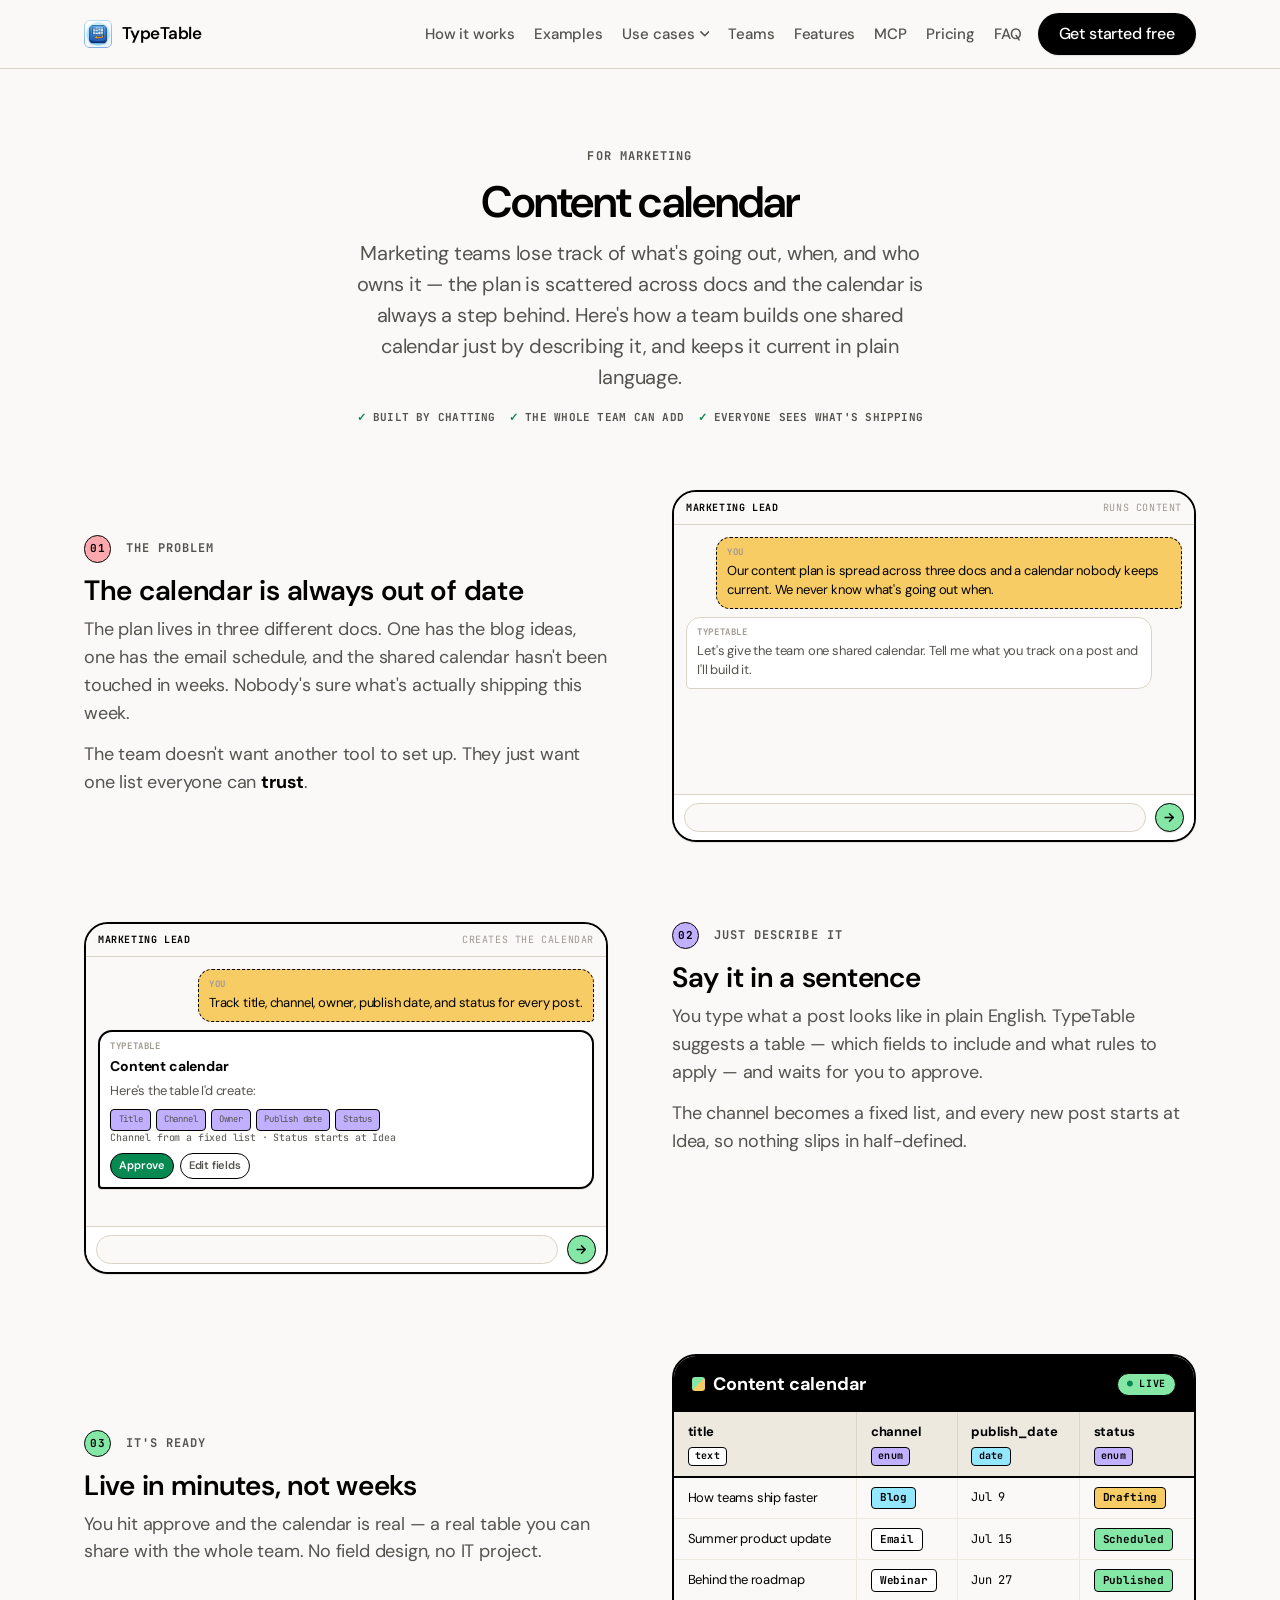
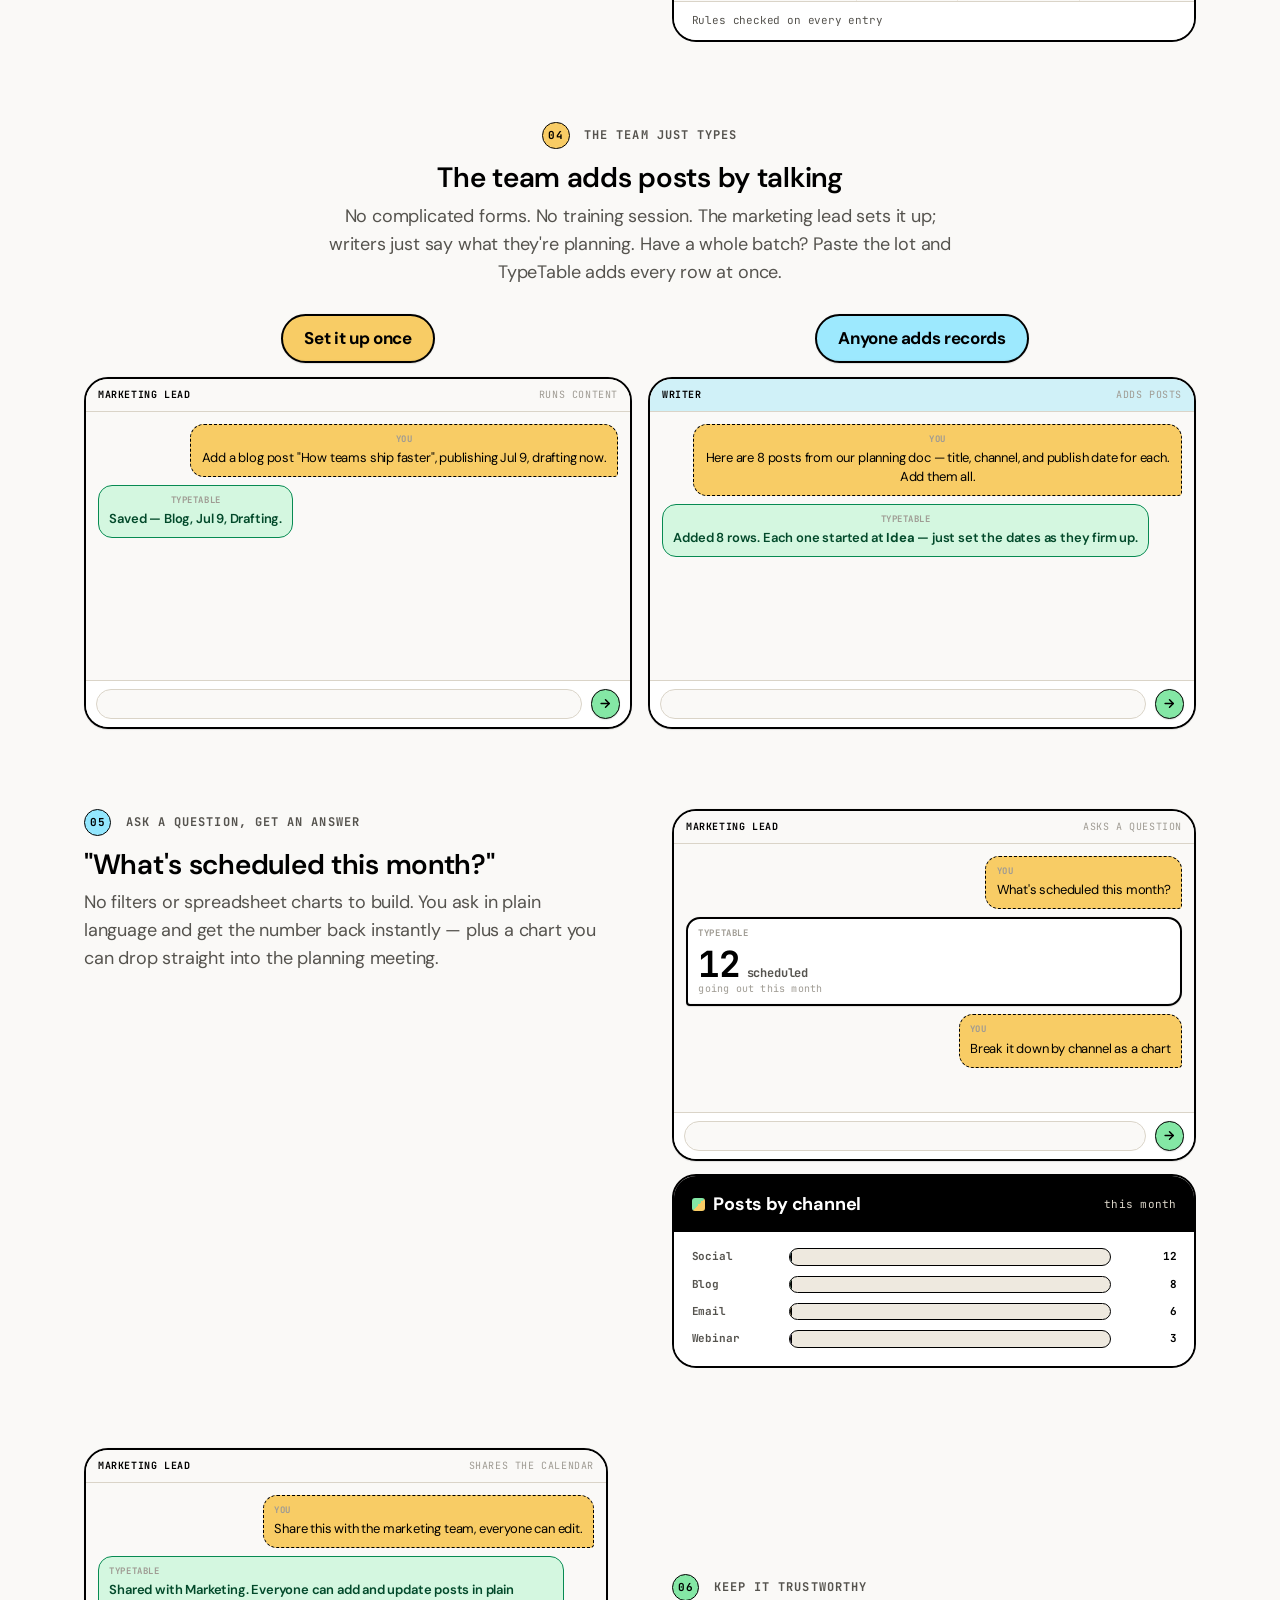
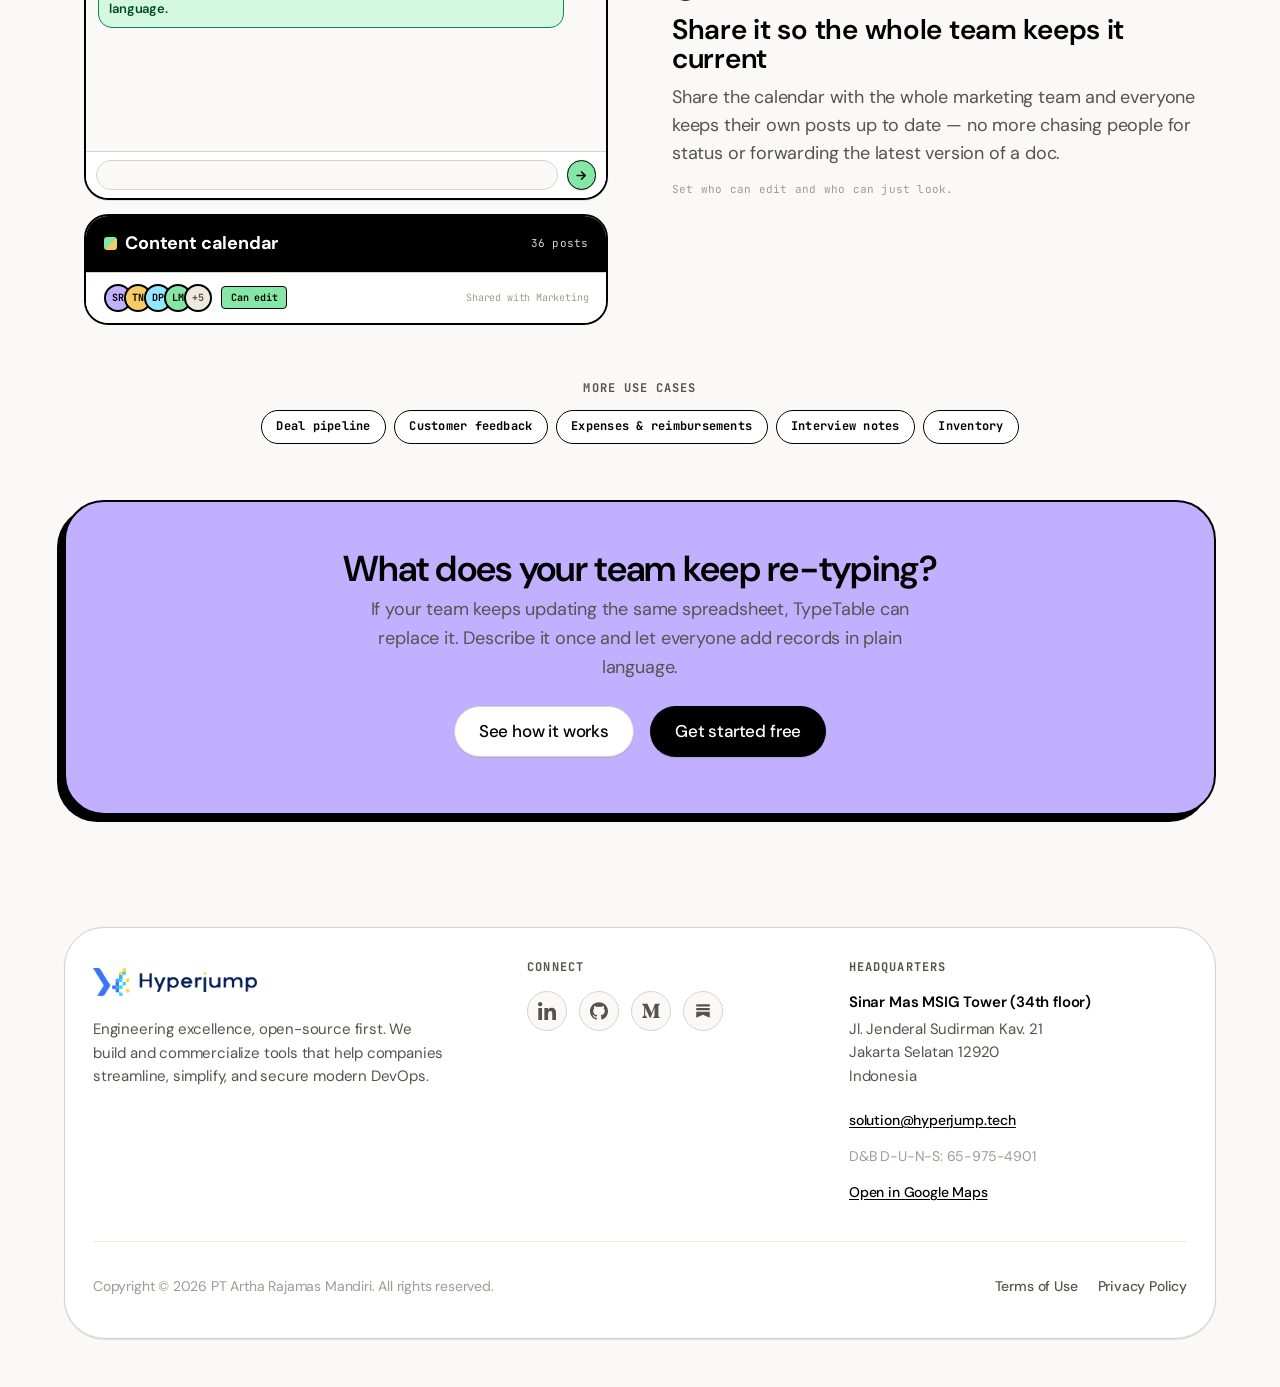
<file: src/use-cases/campaign-tracker.html>
<!doctype html>
<html lang="en">
  <head>
    <meta charset="UTF-8" />
    <meta name="viewport" content="width=device-width, initial-scale=1.0" />

    <!-- Google tag (gtag.js) -->
    <script async src="https://www.googletagmanager.com/gtag/js?id=G-8EHZSEJHJP"></script>
    <script>
      window.dataLayer = window.dataLayer || [];
      function gtag() {
        dataLayer.push(arguments);
      }
      gtag("js", new Date());

      gtag("config", "G-8EHZSEJHJP");
    </script>

    <title>Content calendar — plan every post by chatting · TypeTable</title>
    <meta
      name="description"
      content="Content plans spread across three docs and an out-of-date calendar? Describe a content calendar once and TypeTable builds it — the whole team adds and updates posts in plain language, and everyone sees what's shipping when. Ready the same day."
    />
    <link rel="canonical" href="https://typetable.io/use-cases/campaign-tracker.html" />
    <meta property="og:type" content="article" />
    <meta property="og:site_name" content="TypeTable" />
    <meta property="og:title" content="Content calendar — plan every post by chatting" />
    <meta
      property="og:description"
      content="Describe a content calendar once and TypeTable builds it. The whole team adds and updates posts in plain language; everyone sees what's shipping when."
    />
    <meta property="og:url" content="https://typetable.io/use-cases/campaign-tracker.html" />
    <meta name="twitter:card" content="summary_large_image" />
    <meta name="twitter:title" content="Content calendar — plan every post by chatting" />
    <meta
      name="twitter:description"
      content="Describe a content calendar once and TypeTable builds it. The whole team adds and updates posts in plain language; everyone sees what's shipping when."
    />
    <link rel="preconnect" href="https://fonts.googleapis.com" />
    <link rel="preconnect" href="https://fonts.gstatic.com" crossorigin />
    <link
      href="https://fonts.googleapis.com/css2?family=DM+Sans:ital,opsz,wght@0,9..40,400;0,9..40,500;0,9..40,600;0,9..40,700;1,9..40,400&family=JetBrains+Mono:ital,wght@0,400;0,500;0,700;1,400&display=swap"
      rel="stylesheet"
    />
    <link rel="icon" href="../images/typetable-icon.webp" type="image/webp" />
    <link rel="apple-touch-icon" href="../images/typetable-icon.webp" />
    <link rel="stylesheet" href="../styles.css" />
    <script type="application/ld+json">
      {
        "@context": "https://schema.org",
        "@type": "BreadcrumbList",
        "itemListElement": [
          { "@type": "ListItem", "position": 1, "name": "Home", "item": "https://typetable.io/" },
          { "@type": "ListItem", "position": 2, "name": "Use cases", "item": "https://typetable.io/use-cases/" },
          { "@type": "ListItem", "position": 3, "name": "Content calendar", "item": "https://typetable.io/use-cases/campaign-tracker.html" }
        ]
      }
    </script>
  </head>
  <body class="page-use-cases">
    <a class="skip-link" href="#main">Skip to content</a>

    <header class="site-header" data-header>
      <div class="header-inner">
        <a href="../index.html" class="logo" aria-label="TypeTable home">
          <img
            class="logo-mark"
            src="../images/typetable-icon.webp"
            alt=""
            width="28"
            height="28"
          />
          TypeTable
        </a>
        <nav class="nav" aria-label="Primary">
          <a href="../index.html#how">How it works</a>
          <a href="../index.html#examples">Examples</a>
          <div class="nav-dropdown" data-dropdown>
            <button
              type="button"
              class="nav-dropdown-toggle"
              aria-expanded="false"
              aria-haspopup="true"
              data-dropdown-toggle
            >
              Use cases
              <svg class="nav-caret" viewBox="0 0 10 6" aria-hidden="true">
                <path
                  d="M1 1l4 4 4-4"
                  fill="none"
                  stroke="currentColor"
                  stroke-width="1.6"
                  stroke-linecap="round"
                  stroke-linejoin="round"
                />
              </svg>
            </button>
            <div class="nav-dropdown-menu" data-dropdown-menu>
              <a href="deal-pipeline.html"
                >Deal pipeline<span>Sales</span></a
              >
              <a href="customer-feedback.html"
                >Customer feedback<span>Product</span></a
              >
              <a href="expense-log.html"
                >Expenses &amp; reimbursements<span>Finance</span></a
              >
              <a href="interview-scorecards.html"
                >Interview notes<span>Hiring</span></a
              >
              <a href="campaign-tracker.html" aria-current="page"
                >Content calendar<span>Marketing</span></a
              >
              <a href="inventory-tracker.html"
                >Inventory<span>Operations</span></a
              >
            </div>
          </div>
          <a href="../index.html#teams">Teams</a>
          <a href="../index.html#features">Features</a>
          <a href="../mcp.html">MCP</a>
          <a href="../index.html#pricing">Pricing</a>
          <a href="../index.html#faq">FAQ</a>
        </nav>
        <div class="header-cta">
          <a
            href="https://app.typetable.io"
            class="btn btn-primary"
            target="_blank"
            rel="noopener noreferrer"
            >Get started free</a
          >
        </div>
        <button
          type="button"
          class="menu-toggle"
          aria-expanded="false"
          aria-controls="mobile-nav"
          data-menu-toggle
        >
          <span class="sr-only">Menu</span>
          <span class="menu-bar"></span>
          <span class="menu-bar"></span>
        </button>
      </div>
      <nav id="mobile-nav" class="mobile-nav" hidden data-mobile-nav>
        <a href="../index.html#how">How it works</a>
        <a href="../index.html#examples">Examples</a>
        <span class="mobile-nav-label">Use cases</span>
        <a class="mobile-nav-sub" href="deal-pipeline.html"
          >Deal pipeline</a
        >
        <a class="mobile-nav-sub" href="customer-feedback.html"
          >Customer feedback</a
        >
        <a class="mobile-nav-sub" href="expense-log.html"
          >Expenses &amp; reimbursements</a
        >
        <a class="mobile-nav-sub" href="interview-scorecards.html"
          >Interview notes</a
        >
        <a class="mobile-nav-sub" href="campaign-tracker.html" aria-current="page"
          >Content calendar</a
        >
        <a class="mobile-nav-sub" href="inventory-tracker.html">Inventory</a>
        <a href="../index.html#teams">Teams</a>
        <a href="../index.html#features">Features</a>
        <a href="../mcp.html">MCP</a>
        <a href="../index.html#pricing">Pricing</a>
        <a href="../index.html#faq">FAQ</a>
        <a
          href="https://app.typetable.io"
          class="btn btn-primary"
          target="_blank"
          rel="noopener noreferrer"
          >Get started free</a
        >
      </nav>
    </header>

    <main id="main">
      <section class="section uc-detail">
        <div class="section-head wrap">
          <p class="label">For Marketing</p>
          <h1>Content calendar</h1>
          <p class="lead">
            Marketing teams lose track of what's going out, when, and who owns
            it — the plan is scattered across docs and the calendar is always a
            step behind. Here's how a team builds one shared calendar just by
            describing it, and keeps it current in plain language.
          </p>
          <ul class="uc-outcome uc-outcome--center">
            <li>Built by chatting</li>
            <li>The whole team can add</li>
            <li>Everyone sees what's shipping</li>
          </ul>
        </div>

        <div class="uc-story wrap">
          <div class="uc-story-row uc-story-row--pom">
            <div class="uc-story-copy">
              <p class="uc-story-eyebrow">
                <span class="uc-story-step">01</span> The problem
              </p>
              <h3>The calendar is always out of date</h3>
              <p>
                The plan lives in three different docs. One has the blog ideas,
                one has the email schedule, and the shared calendar hasn't been
                touched in weeks. Nobody's sure what's actually shipping this
                week.
              </p>
              <p>
                The team doesn't want another tool to set up. They just want one
                list everyone can <strong>trust</strong>.
              </p>
            </div>
            <div class="uc-story-media">
              <div class="chat" aria-label="Describing the problem">
                <div class="chat-bar">
                  <strong>Marketing lead</strong>
                  <span>Runs content</span>
                </div>
                <div class="chat-thread">
                  <div class="chat-msg chat-msg--user">
                    <span class="chat-msg-label">You</span>
                    <p>
                      Our content plan is spread across three docs and a
                      calendar nobody keeps current. We never know what's going
                      out when.
                    </p>
                  </div>
                  <div class="chat-msg chat-msg--bot">
                    <span class="chat-msg-label">TypeTable</span>
                    <p>
                      Let's give the team one shared calendar. Tell me what you
                      track on a post and I'll build it.
                    </p>
                  </div>
                </div>
                <div class="chat-input-fake" aria-hidden="true"></div>
              </div>
            </div>
          </div>

          <div class="uc-story-row uc-story-row--top uc-story-row--ube">
            <div class="uc-story-copy">
              <p class="uc-story-eyebrow">
                <span class="uc-story-step">02</span> Just describe it
              </p>
              <h3>Say it in a sentence</h3>
              <p>
                You type what a post looks like in plain English. TypeTable
                suggests a table — which fields to include and what rules to apply — and
                waits for you to approve.
              </p>
              <p>
                The channel becomes a fixed list, and every new post starts at
                Idea, so nothing slips in half-defined.
              </p>
            </div>
            <div class="uc-story-media">
              <div class="chat chat--creator" aria-label="Creating the calendar">
                <div class="chat-bar">
                  <strong>Marketing lead</strong>
                  <span>Creates the calendar</span>
                </div>
                <div class="chat-thread">
                  <div class="chat-msg chat-msg--user">
                    <span class="chat-msg-label">You</span>
                    <p>
                      Track title, channel, owner, publish date, and status for
                      every post.
                    </p>
                  </div>
                  <div class="chat-msg chat-msg--bot chat-msg--schema">
                    <span class="chat-msg-label">TypeTable</span>
                    <strong>Content calendar</strong>
                    <p>Here's the table I'd create:</p>
                    <ul class="chat-pills">
                      <li>Title</li>
                      <li>Channel</li>
                      <li>Owner</li>
                      <li>Publish date</li>
                      <li>Status</li>
                    </ul>
                    <p class="chat-rule">
                      Channel from a fixed list · Status starts at Idea
                    </p>
                    <div class="chat-actions">
                      <span class="chat-chip chat-chip--primary">Approve</span>
                      <span class="chat-chip">Edit fields</span>
                    </div>
                  </div>
                </div>
                <div class="chat-input-fake" aria-hidden="true"></div>
              </div>
            </div>
          </div>

          <div class="uc-story-row uc-story-row--matcha">
            <div class="uc-story-copy">
              <p class="uc-story-eyebrow">
                <span class="uc-story-step">03</span> It's ready
              </p>
              <h3>Live in minutes, not weeks</h3>
              <p>
                You hit approve and the calendar is real — a real table
                you can share with the whole team. No field design, no IT project.
              </p>
            </div>
            <div class="uc-story-media">
              <div class="tt-result">
                <div class="tt-result-head">
                  <span class="tt-result-title">Content calendar</span>
                  <span class="tt-lock tt-lock--live">Live</span>
                </div>
                <div class="tt-scroll">
                  <table class="tt-table">
                    <thead>
                      <tr>
                        <th><span class="tt-col">title</span><span class="tt-type">text</span></th>
                        <th><span class="tt-col">channel</span><span class="tt-type tt-type--enum">enum</span></th>
                        <th><span class="tt-col">publish_date</span><span class="tt-type tt-type--date">date</span></th>
                        <th><span class="tt-col">status</span><span class="tt-type tt-type--enum">enum</span></th>
                      </tr>
                    </thead>
                    <tbody>
                      <tr>
                        <td>How teams ship faster</td>
                        <td><span class="tt-badge tt-badge--cool">Blog</span></td>
                        <td class="tt-mono">Jul 9</td>
                        <td><span class="tt-badge tt-badge--warn">Drafting</span></td>
                      </tr>
                      <tr>
                        <td>Summer product update</td>
                        <td><span class="tt-badge tt-badge--enum">Email</span></td>
                        <td class="tt-mono">Jul 15</td>
                        <td><span class="tt-badge tt-badge--good">Scheduled</span></td>
                      </tr>
                      <tr>
                        <td>Behind the roadmap</td>
                        <td><span class="tt-badge tt-badge--number">Webinar</span></td>
                        <td class="tt-mono">Jun 27</td>
                        <td><span class="tt-badge tt-badge--good">Published</span></td>
                      </tr>
                    </tbody>
                  </table>
                </div>
                <div class="tt-result-foot">
                  Rules checked on every entry
                </div>
              </div>
            </div>
          </div>

          <div class="uc-story-row uc-story-row--wide">
            <div class="uc-story-copy">
              <p class="uc-story-eyebrow">
                <span class="uc-story-step">04</span> The team just types
              </p>
              <h3>The team adds posts by talking</h3>
              <p>
                No complicated forms. No training session. The marketing lead sets it up; writers
                just say what they're planning. Have a whole batch? Paste the
                lot and TypeTable adds every row at once.
              </p>
            </div>
            <div class="uc-story-media">
              <div class="use-case-chats">
                <div class="use-case-chat-col">
                  <span class="use-case-flow-badge use-case-flow-badge--create"
                    >Set it up once</span
                  >
                  <div class="chat chat--creator" aria-label="Setting it up">
                    <div class="chat-bar">
                      <strong>Marketing lead</strong>
                      <span>Runs content</span>
                    </div>
                    <div class="chat-thread">
                      <div class="chat-msg chat-msg--user">
                        <span class="chat-msg-label">You</span>
                        <p>
                          Add a blog post "How teams ship faster", publishing
                          Jul 9, drafting now.
                        </p>
                      </div>
                      <div class="chat-msg chat-msg--success">
                        <span class="chat-msg-label">TypeTable</span>
                        <p>Saved — Blog, Jul 9, Drafting.</p>
                      </div>
                    </div>
                    <div class="chat-input-fake" aria-hidden="true"></div>
                  </div>
                </div>
                <div class="use-case-chat-col">
                  <span class="use-case-flow-badge use-case-flow-badge--record"
                    >Anyone adds records</span
                  >
                  <div
                    class="chat chat--contributor"
                    aria-label="Pasting a batch of posts"
                  >
                    <div class="chat-bar">
                      <strong>Writer</strong>
                      <span>Adds posts</span>
                    </div>
                    <div class="chat-thread">
                      <div class="chat-msg chat-msg--user">
                        <span class="chat-msg-label">You</span>
                        <p>
                          Here are 8 posts from our planning doc — title,
                          channel, and publish date for each. Add them all.
                        </p>
                      </div>
                      <div class="chat-msg chat-msg--success">
                        <span class="chat-msg-label">TypeTable</span>
                        <p>
                          Added 8 rows. Each one started at
                          <strong>Idea</strong> — just set the dates as they
                          firm up.
                        </p>
                      </div>
                    </div>
                    <div class="chat-input-fake" aria-hidden="true"></div>
                  </div>
                </div>
              </div>
            </div>
          </div>

          <div class="uc-story-row uc-story-row--top uc-story-row--slushie">
            <div class="uc-story-copy">
              <p class="uc-story-eyebrow">
                <span class="uc-story-step">05</span> Ask a question, get an answer
              </p>
              <h3>"What's scheduled this month?"</h3>
              <p>
                No filters or spreadsheet charts to build. You ask in plain language and get
                the number back instantly — plus a chart you can drop straight
                into the planning meeting.
              </p>
            </div>
            <div class="uc-story-media">
              <div class="chat" aria-label="Asking what's scheduled">
                <div class="chat-bar">
                  <strong>Marketing lead</strong>
                  <span>Asks a question</span>
                </div>
                <div class="chat-thread">
                  <div class="chat-msg chat-msg--user">
                    <span class="chat-msg-label">You</span>
                    <p>What's scheduled this month?</p>
                  </div>
                  <div class="chat-msg chat-msg--bot chat-msg--stat">
                    <span class="chat-msg-label">TypeTable</span>
                    <div class="chat-stat">
                      <span class="chat-stat-num">12</span>
                      <span class="chat-stat-unit">scheduled</span>
                    </div>
                    <p class="chat-stat-caption">
                      going out this month
                    </p>
                  </div>
                  <div class="chat-msg chat-msg--user">
                    <span class="chat-msg-label">You</span>
                    <p>Break it down by channel as a chart</p>
                  </div>
                </div>
                <div class="chat-input-fake" aria-hidden="true"></div>
              </div>
              <div class="tt-result" style="margin-top: 0.85rem">
                <div class="tt-result-head">
                  <span class="tt-result-title">Posts by channel</span>
                  <span class="tt-result-meta">this month</span>
                </div>
                <div
                  class="tt-chart"
                  role="img"
                  aria-label="Posts by channel: Social 12, Blog 8, Email 6, Webinar 3"
                >
                  <div class="tt-chart-row">
                    <span class="tt-chart-label">Social</span>
                    <span class="tt-chart-track"
                      ><span class="tt-chart-bar tt-chart-bar--cool" style="--val: 100%"></span
                    ></span>
                    <span class="tt-chart-val">12</span>
                  </div>
                  <div class="tt-chart-row">
                    <span class="tt-chart-label">Blog</span>
                    <span class="tt-chart-track"
                      ><span class="tt-chart-bar" style="--val: 67%"></span
                    ></span>
                    <span class="tt-chart-val">8</span>
                  </div>
                  <div class="tt-chart-row">
                    <span class="tt-chart-label">Email</span>
                    <span class="tt-chart-track"
                      ><span class="tt-chart-bar tt-chart-bar--number" style="--val: 50%"></span
                    ></span>
                    <span class="tt-chart-val">6</span>
                  </div>
                  <div class="tt-chart-row">
                    <span class="tt-chart-label">Webinar</span>
                    <span class="tt-chart-track"
                      ><span class="tt-chart-bar tt-chart-bar--enum" style="--val: 25%"></span
                    ></span>
                    <span class="tt-chart-val">3</span>
                  </div>
                </div>
              </div>
            </div>
          </div>

          <div class="uc-story-row uc-story-row--matcha">
            <div class="uc-story-copy">
              <p class="uc-story-eyebrow">
                <span class="uc-story-step">06</span> Keep it trustworthy
              </p>
              <h3>Share it so the whole team keeps it current</h3>
              <p>
                Share the calendar with the whole marketing team and everyone
                keeps their own posts up to date — no more chasing people for
                status or forwarding the latest version of a doc.
              </p>
              <p class="uc-story-note">Set who can edit and who can just look.</p>
            </div>
            <div class="uc-story-media">
              <div class="chat" aria-label="Sharing the calendar">
                <div class="chat-bar">
                  <strong>Marketing lead</strong>
                  <span>Shares the calendar</span>
                </div>
                <div class="chat-thread">
                  <div class="chat-msg chat-msg--user">
                    <span class="chat-msg-label">You</span>
                    <p>Share this with the marketing team, everyone can edit.</p>
                  </div>
                  <div class="chat-msg chat-msg--success">
                    <span class="chat-msg-label">TypeTable</span>
                    <p>
                      Shared with Marketing. Everyone can add and update posts in
                      plain language.
                    </p>
                  </div>
                </div>
                <div class="chat-input-fake" aria-hidden="true"></div>
              </div>
              <div class="tt-result" style="margin-top: 0.85rem">
                <div class="tt-result-head">
                  <span class="tt-result-title">Content calendar</span>
                  <span class="tt-result-meta">36 posts</span>
                </div>
                <div class="tt-share">
                  <div class="tt-avatars">
                    <span class="tt-avatar">SR</span>
                    <span class="tt-avatar">TN</span>
                    <span class="tt-avatar">DP</span>
                    <span class="tt-avatar">LM</span>
                    <span class="tt-avatar tt-avatar--more">+5</span>
                  </div>
                  <span class="tt-perm tt-perm--edit">Can edit</span>
                  <span class="tt-share-note">Shared with Marketing</span>
                </div>
              </div>
            </div>
          </div>
        </div>

        <div class="uc-more">
          <p class="label">More use cases</p>
          <nav class="uc-nav" aria-label="Other use cases">
            <a href="deal-pipeline.html">Deal pipeline</a>
            <a href="customer-feedback.html">Customer feedback</a>
            <a href="expense-log.html">Expenses &amp; reimbursements</a>
            <a href="interview-scorecards.html">Interview notes</a>
            <a href="inventory-tracker.html">Inventory</a>
          </nav>
        </div>

        <div class="uc-cta">
          <h2>What does your team keep re-typing?</h2>
          <p>
            If your team keeps updating the same spreadsheet, TypeTable can replace
            it. Describe it once and let everyone add records in plain language.
          </p>
          <a href="../index.html#how" class="btn btn-secondary btn-lg"
            >See how it works</a
          >
          <a
            href="https://app.typetable.io"
            class="btn btn-primary btn-lg"
            target="_blank"
            rel="noopener noreferrer"
            >Get started free</a
          >
        </div>
      </section>
    </main>

    <footer class="site-footer">
      <div class="footer-shell wrap">
        <div class="footer-grid">
          <div class="footer-brand">
            <a
              href="https://hyperjump.tech/en"
              class="footer-logo"
              target="_blank"
              rel="noopener noreferrer"
            >
              <img
                src="../images/hyperjump-logo.png"
                alt="Hyperjump"
                width="187"
                height="32"
              />
            </a>
            <p class="footer-tagline">
              Engineering excellence, open-source first. We build and
              commercialize tools that help companies streamline, simplify, and
              secure modern DevOps.
            </p>
          </div>

          <div class="footer-social">
            <p class="label">Connect</p>
            <nav class="footer-links" aria-label="Social media">
              <a
                href="https://www.linkedin.com/company/hyperjump"
                target="_blank"
                rel="noopener noreferrer"
                aria-label="LinkedIn"
              >
                <svg viewBox="0 0 16 16" fill="none" aria-hidden="true">
                  <path
                    d="M16 16V10.14C16 7.26 15.38 5.06 12.02 5.06C10.4 5.06 9.32 5.94 8.88 6.78H8.84V5.32H5.66V16H8.98V10.7C8.98 9.3 9.24 7.96 10.96 7.96C12.66 7.96 12.68 9.54 12.68 10.78V15.98H16V16ZM0.26 5.32H3.58V16H0.26V5.32ZM1.92 0C0.86 0 0 0.86 0 1.92C0 2.98 0.86 3.86 1.92 3.86C2.98 3.86 3.84 2.98 3.84 1.92C3.84 0.86 2.98 0 1.92 0Z"
                    fill="currentColor"
                  />
                </svg>
              </a>
              <a
                href="https://github.com/hyperjumptech"
                target="_blank"
                rel="noopener noreferrer"
                aria-label="GitHub"
              >
                <svg viewBox="0 0 20 20" fill="none" aria-hidden="true">
                  <path
                    d="M10 0.416504C4.475 0.416504 0 4.8165 0 10.2432C0 14.5857 2.865 18.2682 6.8375 19.5665C7.3375 19.659 7.52083 19.3548 7.52083 19.094C7.52083 18.8607 7.5125 18.2423 7.50833 17.4232C4.72667 18.0157 4.14 16.1048 4.14 16.1048C3.685 14.9707 3.0275 14.6673 3.0275 14.6673C2.12167 14.0582 3.0975 14.0707 3.0975 14.0707C4.10167 14.139 4.62917 15.0832 4.62917 15.0832C5.52083 16.5857 6.97 16.1515 7.54167 15.9007C7.63167 15.2648 7.88917 14.8323 8.175 14.5865C5.95417 14.3407 3.62 13.4957 3.62 9.73067C3.62 8.65817 4.0075 7.7815 4.64917 7.094C4.53667 6.84567 4.19917 5.8465 4.73667 4.49317C4.73667 4.49317 5.57417 4.22984 7.48667 5.50067C8.28667 5.28234 9.13667 5.174 9.98667 5.169C10.8367 5.174 11.6867 5.28234 12.4867 5.50067C14.3867 4.22984 15.2242 4.49317 15.2242 4.49317C15.7617 5.8465 15.4242 6.84567 15.3242 7.094C15.9617 7.7815 16.3492 8.65817 16.3492 9.73067C16.3492 13.5057 14.0117 14.3365 11.7867 14.5782C12.1367 14.8732 12.4617 15.4757 12.4617 16.3965C12.4617 17.7115 12.4492 18.7682 12.4492 19.0873C12.4492 19.3448 12.6242 19.6523 13.1367 19.554C17.1375 18.264 20 14.579 20 10.2432C20 4.8165 15.5225 0.416504 10 0.416504Z"
                    fill="currentColor"
                  />
                </svg>
              </a>
              <a
                href="https://medium.com/hyperjump-tech"
                target="_blank"
                rel="noopener noreferrer"
                aria-label="Medium"
              >
                <svg viewBox="0 0 16 16" fill="none" aria-hidden="true">
                  <path
                    d="M14.7233 3.15517L16 1.93384V1.6665H11.5773L8.42533 9.51184L4.83933 1.6665H0.202V1.93384L1.69333 3.72917C1.83867 3.86184 1.91467 4.05584 1.89533 4.25117V11.3065C1.94133 11.5605 1.85867 11.8218 1.68 12.0065L0 14.0425V14.3065H4.76333V14.0392L3.08333 12.0065C2.99341 11.9156 2.92574 11.8051 2.88561 11.6836C2.84548 11.5622 2.83397 11.4331 2.852 11.3065V5.20384L7.03333 14.3098H7.51933L11.1147 5.20384V12.4578C11.1147 12.6492 11.1147 12.6885 10.9893 12.8138L9.696 14.0652V14.3332H15.9707V14.0658L14.724 12.8452C14.67 12.8045 14.6282 12.7498 14.603 12.6871C14.5779 12.6243 14.5704 12.5559 14.5813 12.4892V3.51117C14.5702 3.44452 14.5775 3.37608 14.6025 3.31331C14.6276 3.25054 14.6694 3.19584 14.7233 3.15517Z"
                    fill="currentColor"
                  />
                </svg>
              </a>
              <a
                href="https://hyperjump.substack.com"
                target="_blank"
                rel="noopener noreferrer"
                aria-label="Substack"
              >
                <svg viewBox="0 0 24 24" fill="none" aria-hidden="true">
                  <path
                    d="M3 3h18v3H3V3zm0 5h18v3H3V8zm0 5h18v8l-9-4-9 4v-8z"
                    fill="currentColor"
                  />
                </svg>
              </a>
            </nav>
          </div>

          <div class="footer-contact">
            <p class="label">Headquarters</p>
            <address class="footer-address">
              <strong>Sinar Mas MSIG Tower (34th floor)</strong>
              Jl. Jenderal Sudirman Kav. 21<br />
              Jakarta Selatan 12920<br />
              Indonesia
            </address>
            <p class="footer-meta">
              <a href="mailto:solution@hyperjump.tech"
                >solution@hyperjump.tech</a
              >
            </p>
            <p class="footer-meta">D&amp;B D-U-N-S: 65-975-4901</p>
            <p class="footer-meta">
              <a
                href="https://maps.app.goo.gl/Dew762WwKLruRYGC9"
                target="_blank"
                rel="noopener noreferrer"
                >Open in Google Maps</a
              >
            </p>
          </div>
        </div>

        <div class="footer-bottom">
          <div class="footer-bottom-inner">
            <p>
              Copyright © 2026 PT Artha Rajamas Mandiri. All rights reserved.
            </p>
            <nav class="footer-legal" aria-label="Legal">
              <a href="/terms/">Terms of Use</a>
              <a href="/privacy/">Privacy Policy</a>
            </nav>
          </div>
        </div>
      </div>
    </footer>

    <script src="../main.js"></script>
  </body>
</html>
</file>
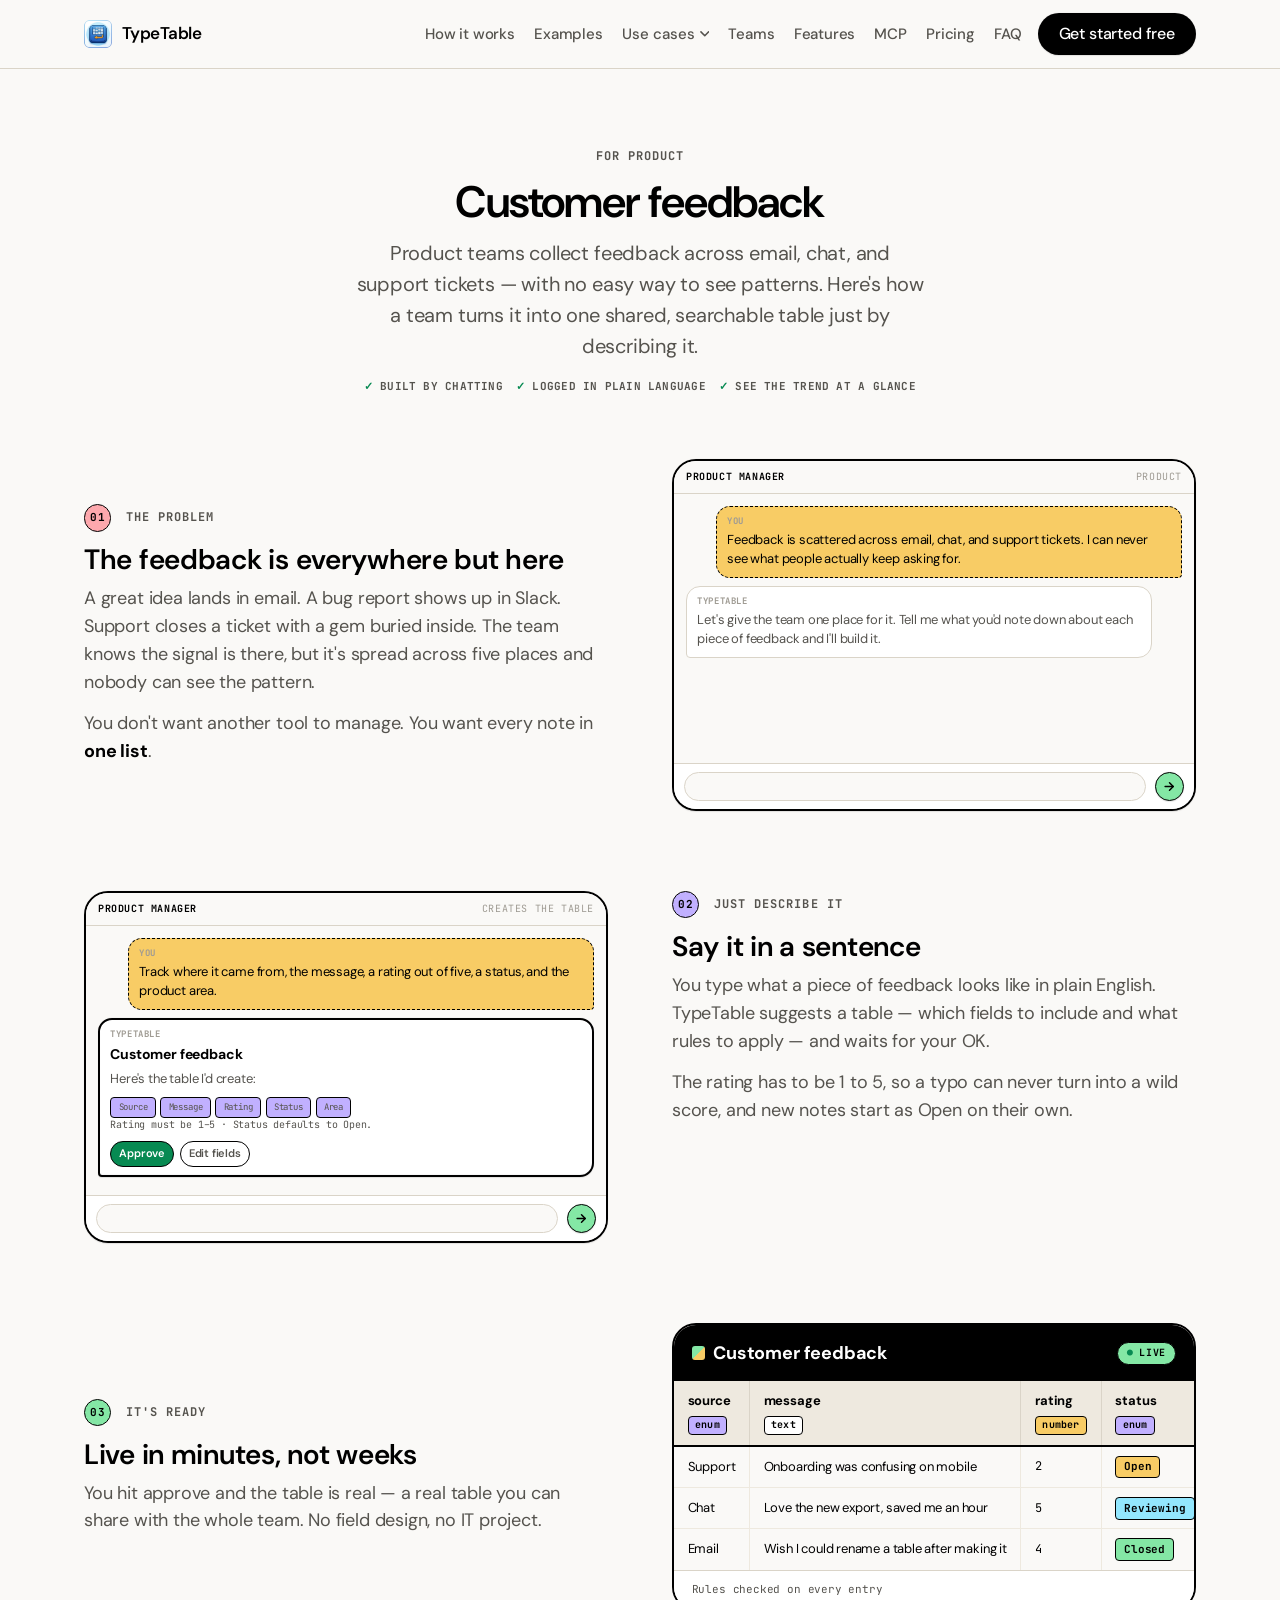
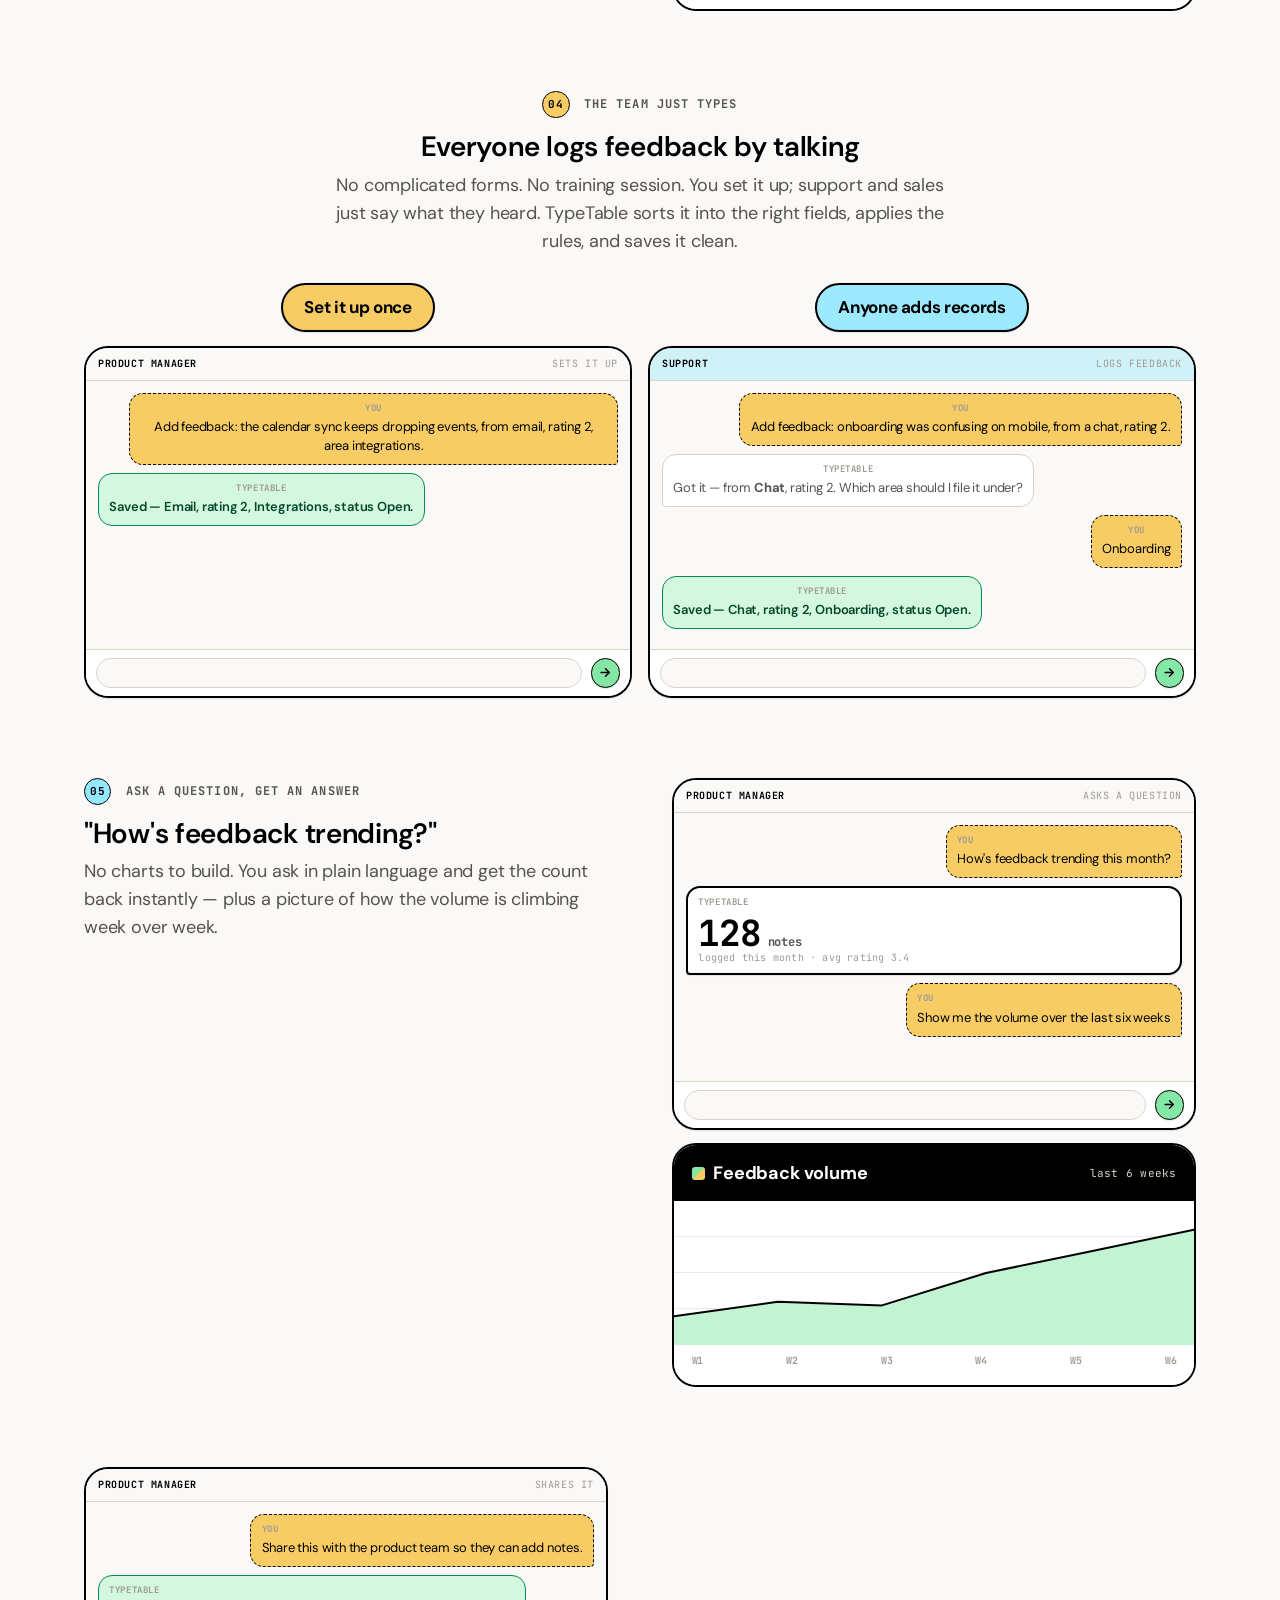
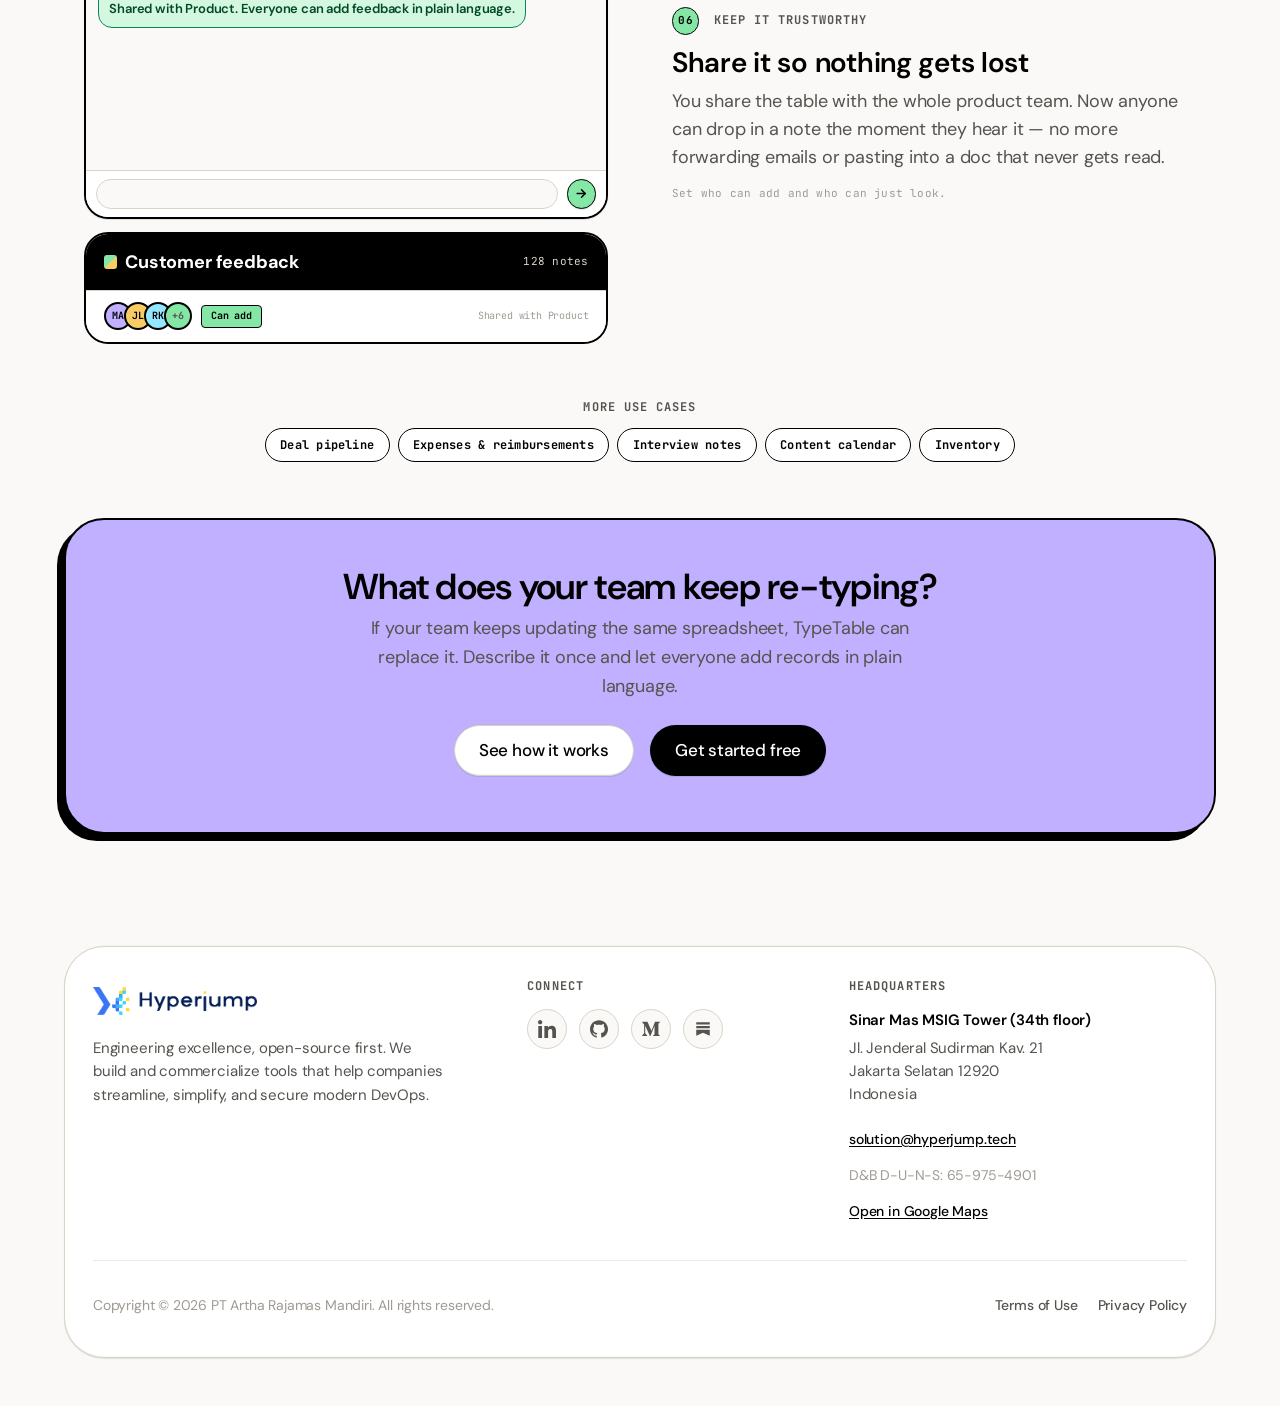
<file: src/use-cases/customer-feedback.html>
<!doctype html>
<html lang="en">
  <head>
    <meta charset="UTF-8" />
    <meta name="viewport" content="width=device-width, initial-scale=1.0" />

    <!-- Google tag (gtag.js) -->
    <script async src="https://www.googletagmanager.com/gtag/js?id=G-8EHZSEJHJP"></script>
    <script>
      window.dataLayer = window.dataLayer || [];
      function gtag() {
        dataLayer.push(arguments);
      }
      gtag("js", new Date());

      gtag("config", "G-8EHZSEJHJP");
    </script>

    <title>Customer feedback tracker — one place for every note · TypeTable</title>
    <meta
      name="description"
      content="Product feedback scattered across email, chat, and support tickets? Describe a feedback table once and TypeTable builds it — the team logs notes in plain language and you watch the trend over time. Ready the same day."
    />
    <link rel="canonical" href="https://typetable.io/use-cases/customer-feedback.html" />
    <meta property="og:type" content="article" />
    <meta property="og:site_name" content="TypeTable" />
    <meta property="og:title" content="Customer feedback tracker — one place for every note" />
    <meta
      property="og:description"
      content="Describe a feedback table once and TypeTable builds it. The team logs notes in plain language; you watch the trend over time."
    />
    <meta property="og:url" content="https://typetable.io/use-cases/customer-feedback.html" />
    <meta name="twitter:card" content="summary_large_image" />
    <meta name="twitter:title" content="Customer feedback tracker — one place for every note" />
    <meta
      name="twitter:description"
      content="Describe a feedback table once and TypeTable builds it. The team logs notes in plain language; you watch the trend over time."
    />
    <link rel="preconnect" href="https://fonts.googleapis.com" />
    <link rel="preconnect" href="https://fonts.gstatic.com" crossorigin />
    <link
      href="https://fonts.googleapis.com/css2?family=DM+Sans:ital,opsz,wght@0,9..40,400;0,9..40,500;0,9..40,600;0,9..40,700;1,9..40,400&family=JetBrains+Mono:ital,wght@0,400;0,500;0,700;1,400&display=swap"
      rel="stylesheet"
    />
    <link rel="icon" href="../images/typetable-icon.webp" type="image/webp" />
    <link rel="apple-touch-icon" href="../images/typetable-icon.webp" />
    <link rel="stylesheet" href="../styles.css" />
    <script type="application/ld+json">
      {
        "@context": "https://schema.org",
        "@type": "BreadcrumbList",
        "itemListElement": [
          { "@type": "ListItem", "position": 1, "name": "Home", "item": "https://typetable.io/" },
          { "@type": "ListItem", "position": 2, "name": "Use cases", "item": "https://typetable.io/use-cases/" },
          { "@type": "ListItem", "position": 3, "name": "Customer feedback", "item": "https://typetable.io/use-cases/customer-feedback.html" }
        ]
      }
    </script>
  </head>
  <body class="page-use-cases">
    <a class="skip-link" href="#main">Skip to content</a>

    <header class="site-header" data-header>
      <div class="header-inner">
        <a href="../index.html" class="logo" aria-label="TypeTable home">
          <img
            class="logo-mark"
            src="../images/typetable-icon.webp"
            alt=""
            width="28"
            height="28"
          />
          TypeTable
        </a>
        <nav class="nav" aria-label="Primary">
          <a href="../index.html#how">How it works</a>
          <a href="../index.html#examples">Examples</a>
          <div class="nav-dropdown" data-dropdown>
            <button
              type="button"
              class="nav-dropdown-toggle"
              aria-expanded="false"
              aria-haspopup="true"
              data-dropdown-toggle
            >
              Use cases
              <svg class="nav-caret" viewBox="0 0 10 6" aria-hidden="true">
                <path
                  d="M1 1l4 4 4-4"
                  fill="none"
                  stroke="currentColor"
                  stroke-width="1.6"
                  stroke-linecap="round"
                  stroke-linejoin="round"
                />
              </svg>
            </button>
            <div class="nav-dropdown-menu" data-dropdown-menu>
              <a href="deal-pipeline.html"
                >Deal pipeline<span>Sales</span></a
              >
              <a href="customer-feedback.html" aria-current="page"
                >Customer feedback<span>Product</span></a
              >
              <a href="expense-log.html"
                >Expenses &amp; reimbursements<span>Finance</span></a
              >
              <a href="interview-scorecards.html"
                >Interview notes<span>Hiring</span></a
              >
              <a href="campaign-tracker.html"
                >Content calendar<span>Marketing</span></a
              >
              <a href="inventory-tracker.html"
                >Inventory<span>Operations</span></a
              >
            </div>
          </div>
          <a href="../index.html#teams">Teams</a>
          <a href="../index.html#features">Features</a>
          <a href="../mcp.html">MCP</a>
          <a href="../index.html#pricing">Pricing</a>
          <a href="../index.html#faq">FAQ</a>
        </nav>
        <div class="header-cta">
          <a
            href="https://app.typetable.io"
            class="btn btn-primary"
            target="_blank"
            rel="noopener noreferrer"
            >Get started free</a
          >
        </div>
        <button
          type="button"
          class="menu-toggle"
          aria-expanded="false"
          aria-controls="mobile-nav"
          data-menu-toggle
        >
          <span class="sr-only">Menu</span>
          <span class="menu-bar"></span>
          <span class="menu-bar"></span>
        </button>
      </div>
      <nav id="mobile-nav" class="mobile-nav" hidden data-mobile-nav>
        <a href="../index.html#how">How it works</a>
        <a href="../index.html#examples">Examples</a>
        <span class="mobile-nav-label">Use cases</span>
        <a class="mobile-nav-sub" href="deal-pipeline.html"
          >Deal pipeline</a
        >
        <a class="mobile-nav-sub" href="customer-feedback.html" aria-current="page"
          >Customer feedback</a
        >
        <a class="mobile-nav-sub" href="expense-log.html"
          >Expenses &amp; reimbursements</a
        >
        <a class="mobile-nav-sub" href="interview-scorecards.html"
          >Interview notes</a
        >
        <a class="mobile-nav-sub" href="campaign-tracker.html"
          >Content calendar</a
        >
        <a class="mobile-nav-sub" href="inventory-tracker.html">Inventory</a>
        <a href="../index.html#teams">Teams</a>
        <a href="../index.html#features">Features</a>
        <a href="../mcp.html">MCP</a>
        <a href="../index.html#pricing">Pricing</a>
        <a href="../index.html#faq">FAQ</a>
        <a
          href="https://app.typetable.io"
          class="btn btn-primary"
          target="_blank"
          rel="noopener noreferrer"
          >Get started free</a
        >
      </nav>
    </header>

    <main id="main">
      <section class="section uc-detail">
        <div class="section-head wrap">
          <p class="label">For Product</p>
          <h1>Customer feedback</h1>
          <p class="lead">
            Product teams collect feedback across email, chat, and support
            tickets — with no easy way to see patterns. Here's how a team turns
            it into one shared, searchable table just by describing it.
          </p>
          <ul class="uc-outcome uc-outcome--center">
            <li>Built by chatting</li>
            <li>Logged in plain language</li>
            <li>See the trend at a glance</li>
          </ul>
        </div>

        <div class="uc-story wrap">
          <div class="uc-story-row uc-story-row--pom">
            <div class="uc-story-copy">
              <p class="uc-story-eyebrow">
                <span class="uc-story-step">01</span> The problem
              </p>
              <h3>The feedback is everywhere but here</h3>
              <p>
                A great idea lands in email. A bug report shows up in Slack.
                Support closes a ticket with a gem buried inside. The team knows
                the signal is there, but it's spread across five places and
                nobody can see the pattern.
              </p>
              <p>
                You don't want another tool to manage. You want every note in
                <strong>one list</strong>.
              </p>
            </div>
            <div class="uc-story-media">
              <div class="chat" aria-label="Describing the problem">
                <div class="chat-bar">
                  <strong>Product manager</strong>
                  <span>Product</span>
                </div>
                <div class="chat-thread">
                  <div class="chat-msg chat-msg--user">
                    <span class="chat-msg-label">You</span>
                    <p>
                      Feedback is scattered across email, chat, and support
                      tickets. I can never see what people actually keep asking
                      for.
                    </p>
                  </div>
                  <div class="chat-msg chat-msg--bot">
                    <span class="chat-msg-label">TypeTable</span>
                    <p>
                      Let's give the team one place for it. Tell me what you'd
                      note down about each piece of feedback and I'll build it.
                    </p>
                  </div>
                </div>
                <div class="chat-input-fake" aria-hidden="true"></div>
              </div>
            </div>
          </div>

          <div class="uc-story-row uc-story-row--top uc-story-row--ube">
            <div class="uc-story-copy">
              <p class="uc-story-eyebrow">
                <span class="uc-story-step">02</span> Just describe it
              </p>
              <h3>Say it in a sentence</h3>
              <p>
                You type what a piece of feedback looks like in plain English.
                TypeTable suggests a table — which fields to include and what rules to
                apply — and waits for your OK.
              </p>
              <p>
                The rating has to be 1 to 5, so a typo can never turn into a wild
                score, and new notes start as Open on their own.
              </p>
            </div>
            <div class="uc-story-media">
              <div class="chat chat--creator" aria-label="Creating the feedback table">
                <div class="chat-bar">
                  <strong>Product manager</strong>
                  <span>Creates the table</span>
                </div>
                <div class="chat-thread">
                  <div class="chat-msg chat-msg--user">
                    <span class="chat-msg-label">You</span>
                    <p>
                      Track where it came from, the message, a rating out of
                      five, a status, and the product area.
                    </p>
                  </div>
                  <div class="chat-msg chat-msg--bot chat-msg--schema">
                    <span class="chat-msg-label">TypeTable</span>
                    <strong>Customer feedback</strong>
                    <p>Here's the table I'd create:</p>
                    <ul class="chat-pills">
                      <li>Source</li>
                      <li>Message</li>
                      <li>Rating</li>
                      <li>Status</li>
                      <li>Area</li>
                    </ul>
                    <p class="chat-rule">
                      Rating must be 1–5 · Status defaults to Open.
                    </p>
                    <div class="chat-actions">
                      <span class="chat-chip chat-chip--primary">Approve</span>
                      <span class="chat-chip">Edit fields</span>
                    </div>
                  </div>
                </div>
                <div class="chat-input-fake" aria-hidden="true"></div>
              </div>
            </div>
          </div>

          <div class="uc-story-row uc-story-row--matcha">
            <div class="uc-story-copy">
              <p class="uc-story-eyebrow">
                <span class="uc-story-step">03</span> It's ready
              </p>
              <h3>Live in minutes, not weeks</h3>
              <p>
                You hit approve and the table is real — a real table you
                can share with the whole team. No field design, no IT project.
              </p>
            </div>
            <div class="uc-story-media">
              <div class="tt-result">
                <div class="tt-result-head">
                  <span class="tt-result-title">Customer feedback</span>
                  <span class="tt-lock tt-lock--live">Live</span>
                </div>
                <div class="tt-scroll">
                  <table class="tt-table">
                    <thead>
                      <tr>
                        <th><span class="tt-col">source</span><span class="tt-type tt-type--enum">enum</span></th>
                        <th><span class="tt-col">message</span><span class="tt-type">text</span></th>
                        <th><span class="tt-col">rating</span><span class="tt-type tt-type--number">number</span></th>
                        <th><span class="tt-col">status</span><span class="tt-type tt-type--enum">enum</span></th>
                      </tr>
                    </thead>
                    <tbody>
                      <tr>
                        <td>Support</td>
                        <td>Onboarding was confusing on mobile</td>
                        <td class="tt-mono">2</td>
                        <td><span class="tt-badge tt-badge--warn">Open</span></td>
                      </tr>
                      <tr>
                        <td>Chat</td>
                        <td>Love the new export, saved me an hour</td>
                        <td class="tt-mono">5</td>
                        <td><span class="tt-badge tt-badge--cool">Reviewing</span></td>
                      </tr>
                      <tr>
                        <td>Email</td>
                        <td>Wish I could rename a table after making it</td>
                        <td class="tt-mono">4</td>
                        <td><span class="tt-badge tt-badge--good">Closed</span></td>
                      </tr>
                    </tbody>
                  </table>
                </div>
                <div class="tt-result-foot">
                  Rules checked on every entry
                </div>
              </div>
            </div>
          </div>

          <div class="uc-story-row uc-story-row--wide">
            <div class="uc-story-copy">
              <p class="uc-story-eyebrow">
                <span class="uc-story-step">04</span> The team just types
              </p>
              <h3>Everyone logs feedback by talking</h3>
              <p>
                No complicated forms. No training session. You set it up; support and sales just
                say what they heard. TypeTable sorts it into the right fields,
                applies the rules, and saves it clean.
              </p>
            </div>
            <div class="uc-story-media">
              <div class="use-case-chats">
                <div class="use-case-chat-col">
                  <span class="use-case-flow-badge use-case-flow-badge--create"
                    >Set it up once</span
                  >
                  <div class="chat chat--creator" aria-label="Setting it up">
                    <div class="chat-bar">
                      <strong>Product manager</strong>
                      <span>Sets it up</span>
                    </div>
                    <div class="chat-thread">
                      <div class="chat-msg chat-msg--user">
                        <span class="chat-msg-label">You</span>
                        <p>
                          Add feedback: the calendar sync keeps dropping events,
                          from email, rating 2, area integrations.
                        </p>
                      </div>
                      <div class="chat-msg chat-msg--success">
                        <span class="chat-msg-label">TypeTable</span>
                        <p>Saved — Email, rating 2, Integrations, status Open.</p>
                      </div>
                    </div>
                    <div class="chat-input-fake" aria-hidden="true"></div>
                  </div>
                </div>
                <div class="use-case-chat-col">
                  <span class="use-case-flow-badge use-case-flow-badge--record"
                    >Anyone adds records</span
                  >
                  <div
                    class="chat chat--contributor"
                    aria-label="A teammate logs feedback"
                  >
                    <div class="chat-bar">
                      <strong>Support</strong>
                      <span>Logs feedback</span>
                    </div>
                    <div class="chat-thread">
                      <div class="chat-msg chat-msg--user">
                        <span class="chat-msg-label">You</span>
                        <p>
                          Add feedback: onboarding was confusing on mobile, from
                          a chat, rating 2.
                        </p>
                      </div>
                      <div class="chat-msg chat-msg--bot">
                        <span class="chat-msg-label">TypeTable</span>
                        <p>
                          Got it — from <strong>Chat</strong>, rating 2. Which
                          area should I file it under?
                        </p>
                      </div>
                      <div class="chat-msg chat-msg--user">
                        <span class="chat-msg-label">You</span>
                        <p>Onboarding</p>
                      </div>
                      <div class="chat-msg chat-msg--success">
                        <span class="chat-msg-label">TypeTable</span>
                        <p>Saved — Chat, rating 2, Onboarding, status Open.</p>
                      </div>
                    </div>
                    <div class="chat-input-fake" aria-hidden="true"></div>
                  </div>
                </div>
              </div>
            </div>
          </div>

          <div class="uc-story-row uc-story-row--top uc-story-row--slushie">
            <div class="uc-story-copy">
              <p class="uc-story-eyebrow">
                <span class="uc-story-step">05</span> Ask a question, get an answer
              </p>
              <h3>"How's feedback trending?"</h3>
              <p>
                No charts to build. You ask in plain language and get the count
                back instantly — plus a picture of how the volume is climbing
                week over week.
              </p>
            </div>
            <div class="uc-story-media">
              <div class="chat" aria-label="Asking how feedback is trending">
                <div class="chat-bar">
                  <strong>Product manager</strong>
                  <span>Asks a question</span>
                </div>
                <div class="chat-thread">
                  <div class="chat-msg chat-msg--user">
                    <span class="chat-msg-label">You</span>
                    <p>How's feedback trending this month?</p>
                  </div>
                  <div class="chat-msg chat-msg--bot chat-msg--stat">
                    <span class="chat-msg-label">TypeTable</span>
                    <div class="chat-stat">
                      <span class="chat-stat-num">128</span>
                      <span class="chat-stat-unit">notes</span>
                    </div>
                    <p class="chat-stat-caption">
                      logged this month · avg rating 3.4
                    </p>
                  </div>
                  <div class="chat-msg chat-msg--user">
                    <span class="chat-msg-label">You</span>
                    <p>Show me the volume over the last six weeks</p>
                  </div>
                </div>
                <div class="chat-input-fake" aria-hidden="true"></div>
              </div>
              <div class="tt-result" style="margin-top: 0.85rem">
                <div class="tt-result-head">
                  <span class="tt-result-title">Feedback volume</span>
                  <span class="tt-result-meta">last 6 weeks</span>
                </div>
                <div class="tt-chart tt-chart--area">
                  <div class="tt-chart-plot">
                    <svg viewBox="0 0 100 40" preserveAspectRatio="none" role="img" aria-label="Feedback volume over six weeks, trending up">
                      <polygon class="tt-area-fill" points="0,40 0,32 20,28 40,29 60,20 80,14 100,8 100,40" />
                      <polyline class="tt-area-line" vector-effect="non-scaling-stroke" points="0,32 20,28 40,29 60,20 80,14 100,8" />
                    </svg>
                  </div>
                  <div class="tt-chart-xlabels">
                    <span>W1</span>
                    <span>W2</span>
                    <span>W3</span>
                    <span>W4</span>
                    <span>W5</span>
                    <span>W6</span>
                  </div>
                </div>
              </div>
            </div>
          </div>

          <div class="uc-story-row uc-story-row--matcha">
            <div class="uc-story-copy">
              <p class="uc-story-eyebrow">
                <span class="uc-story-step">06</span> Keep it trustworthy
              </p>
              <h3>Share it so nothing gets lost</h3>
              <p>
                You share the table with the whole product team. Now anyone can
                drop in a note the moment they hear it — no more forwarding
                emails or pasting into a doc that never gets read.
              </p>
              <p class="uc-story-note">Set who can add and who can just look.</p>
            </div>
            <div class="uc-story-media">
              <div class="chat" aria-label="Sharing the feedback table">
                <div class="chat-bar">
                  <strong>Product manager</strong>
                  <span>Shares it</span>
                </div>
                <div class="chat-thread">
                  <div class="chat-msg chat-msg--user">
                    <span class="chat-msg-label">You</span>
                    <p>Share this with the product team so they can add notes.</p>
                  </div>
                  <div class="chat-msg chat-msg--success">
                    <span class="chat-msg-label">TypeTable</span>
                    <p>
                      Shared with Product. Everyone can add feedback in plain
                      language.
                    </p>
                  </div>
                </div>
                <div class="chat-input-fake" aria-hidden="true"></div>
              </div>
              <div class="tt-result" style="margin-top: 0.85rem">
                <div class="tt-result-head">
                  <span class="tt-result-title">Customer feedback</span>
                  <span class="tt-result-meta">128 notes</span>
                </div>
                <div class="tt-share">
                  <div class="tt-avatars">
                    <span class="tt-avatar">MA</span>
                    <span class="tt-avatar">JL</span>
                    <span class="tt-avatar">RK</span>
                    <span class="tt-avatar tt-avatar--more">+6</span>
                  </div>
                  <span class="tt-perm tt-perm--edit">Can add</span>
                  <span class="tt-share-note">Shared with Product</span>
                </div>
              </div>
            </div>
          </div>
        </div>

        <div class="uc-more">
          <p class="label">More use cases</p>
          <nav class="uc-nav" aria-label="Other use cases">
            <a href="deal-pipeline.html">Deal pipeline</a>
            <a href="expense-log.html">Expenses &amp; reimbursements</a>
            <a href="interview-scorecards.html">Interview notes</a>
            <a href="campaign-tracker.html">Content calendar</a>
            <a href="inventory-tracker.html">Inventory</a>
          </nav>
        </div>

        <div class="uc-cta">
          <h2>What does your team keep re-typing?</h2>
          <p>
            If your team keeps updating the same spreadsheet, TypeTable can replace
            it. Describe it once and let everyone add records in plain language.
          </p>
          <a href="../index.html#how" class="btn btn-secondary btn-lg"
            >See how it works</a
          >
          <a
            href="https://app.typetable.io"
            class="btn btn-primary btn-lg"
            target="_blank"
            rel="noopener noreferrer"
            >Get started free</a
          >
        </div>
      </section>
    </main>

    <footer class="site-footer">
      <div class="footer-shell wrap">
        <div class="footer-grid">
          <div class="footer-brand">
            <a
              href="https://hyperjump.tech/en"
              class="footer-logo"
              target="_blank"
              rel="noopener noreferrer"
            >
              <img
                src="../images/hyperjump-logo.png"
                alt="Hyperjump"
                width="187"
                height="32"
              />
            </a>
            <p class="footer-tagline">
              Engineering excellence, open-source first. We build and
              commercialize tools that help companies streamline, simplify, and
              secure modern DevOps.
            </p>
          </div>

          <div class="footer-social">
            <p class="label">Connect</p>
            <nav class="footer-links" aria-label="Social media">
              <a
                href="https://www.linkedin.com/company/hyperjump"
                target="_blank"
                rel="noopener noreferrer"
                aria-label="LinkedIn"
              >
                <svg viewBox="0 0 16 16" fill="none" aria-hidden="true">
                  <path
                    d="M16 16V10.14C16 7.26 15.38 5.06 12.02 5.06C10.4 5.06 9.32 5.94 8.88 6.78H8.84V5.32H5.66V16H8.98V10.7C8.98 9.3 9.24 7.96 10.96 7.96C12.66 7.96 12.68 9.54 12.68 10.78V15.98H16V16ZM0.26 5.32H3.58V16H0.26V5.32ZM1.92 0C0.86 0 0 0.86 0 1.92C0 2.98 0.86 3.86 1.92 3.86C2.98 3.86 3.84 2.98 3.84 1.92C3.84 0.86 2.98 0 1.92 0Z"
                    fill="currentColor"
                  />
                </svg>
              </a>
              <a
                href="https://github.com/hyperjumptech"
                target="_blank"
                rel="noopener noreferrer"
                aria-label="GitHub"
              >
                <svg viewBox="0 0 20 20" fill="none" aria-hidden="true">
                  <path
                    d="M10 0.416504C4.475 0.416504 0 4.8165 0 10.2432C0 14.5857 2.865 18.2682 6.8375 19.5665C7.3375 19.659 7.52083 19.3548 7.52083 19.094C7.52083 18.8607 7.5125 18.2423 7.50833 17.4232C4.72667 18.0157 4.14 16.1048 4.14 16.1048C3.685 14.9707 3.0275 14.6673 3.0275 14.6673C2.12167 14.0582 3.0975 14.0707 3.0975 14.0707C4.10167 14.139 4.62917 15.0832 4.62917 15.0832C5.52083 16.5857 6.97 16.1515 7.54167 15.9007C7.63167 15.2648 7.88917 14.8323 8.175 14.5865C5.95417 14.3407 3.62 13.4957 3.62 9.73067C3.62 8.65817 4.0075 7.7815 4.64917 7.094C4.53667 6.84567 4.19917 5.8465 4.73667 4.49317C4.73667 4.49317 5.57417 4.22984 7.48667 5.50067C8.28667 5.28234 9.13667 5.174 9.98667 5.169C10.8367 5.174 11.6867 5.28234 12.4867 5.50067C14.3867 4.22984 15.2242 4.49317 15.2242 4.49317C15.7617 5.8465 15.4242 6.84567 15.3242 7.094C15.9617 7.7815 16.3492 8.65817 16.3492 9.73067C16.3492 13.5057 14.0117 14.3365 11.7867 14.5782C12.1367 14.8732 12.4617 15.4757 12.4617 16.3965C12.4617 17.7115 12.4492 18.7682 12.4492 19.0873C12.4492 19.3448 12.6242 19.6523 13.1367 19.554C17.1375 18.264 20 14.579 20 10.2432C20 4.8165 15.5225 0.416504 10 0.416504Z"
                    fill="currentColor"
                  />
                </svg>
              </a>
              <a
                href="https://medium.com/hyperjump-tech"
                target="_blank"
                rel="noopener noreferrer"
                aria-label="Medium"
              >
                <svg viewBox="0 0 16 16" fill="none" aria-hidden="true">
                  <path
                    d="M14.7233 3.15517L16 1.93384V1.6665H11.5773L8.42533 9.51184L4.83933 1.6665H0.202V1.93384L1.69333 3.72917C1.83867 3.86184 1.91467 4.05584 1.89533 4.25117V11.3065C1.94133 11.5605 1.85867 11.8218 1.68 12.0065L0 14.0425V14.3065H4.76333V14.0392L3.08333 12.0065C2.99341 11.9156 2.92574 11.8051 2.88561 11.6836C2.84548 11.5622 2.83397 11.4331 2.852 11.3065V5.20384L7.03333 14.3098H7.51933L11.1147 5.20384V12.4578C11.1147 12.6492 11.1147 12.6885 10.9893 12.8138L9.696 14.0652V14.3332H15.9707V14.0658L14.724 12.8452C14.67 12.8045 14.6282 12.7498 14.603 12.6871C14.5779 12.6243 14.5704 12.5559 14.5813 12.4892V3.51117C14.5702 3.44452 14.5775 3.37608 14.6025 3.31331C14.6276 3.25054 14.6694 3.19584 14.7233 3.15517Z"
                    fill="currentColor"
                  />
                </svg>
              </a>
              <a
                href="https://hyperjump.substack.com"
                target="_blank"
                rel="noopener noreferrer"
                aria-label="Substack"
              >
                <svg viewBox="0 0 24 24" fill="none" aria-hidden="true">
                  <path
                    d="M3 3h18v3H3V3zm0 5h18v3H3V8zm0 5h18v8l-9-4-9 4v-8z"
                    fill="currentColor"
                  />
                </svg>
              </a>
            </nav>
          </div>

          <div class="footer-contact">
            <p class="label">Headquarters</p>
            <address class="footer-address">
              <strong>Sinar Mas MSIG Tower (34th floor)</strong>
              Jl. Jenderal Sudirman Kav. 21<br />
              Jakarta Selatan 12920<br />
              Indonesia
            </address>
            <p class="footer-meta">
              <a href="mailto:solution@hyperjump.tech"
                >solution@hyperjump.tech</a
              >
            </p>
            <p class="footer-meta">D&amp;B D-U-N-S: 65-975-4901</p>
            <p class="footer-meta">
              <a
                href="https://maps.app.goo.gl/Dew762WwKLruRYGC9"
                target="_blank"
                rel="noopener noreferrer"
                >Open in Google Maps</a
              >
            </p>
          </div>
        </div>

        <div class="footer-bottom">
          <div class="footer-bottom-inner">
            <p>
              Copyright © 2026 PT Artha Rajamas Mandiri. All rights reserved.
            </p>
            <nav class="footer-legal" aria-label="Legal">
              <a href="/terms/">Terms of Use</a>
              <a href="/privacy/">Privacy Policy</a>
            </nav>
          </div>
        </div>
      </div>
    </footer>

    <script src="../main.js"></script>
  </body>
</html>
</file>
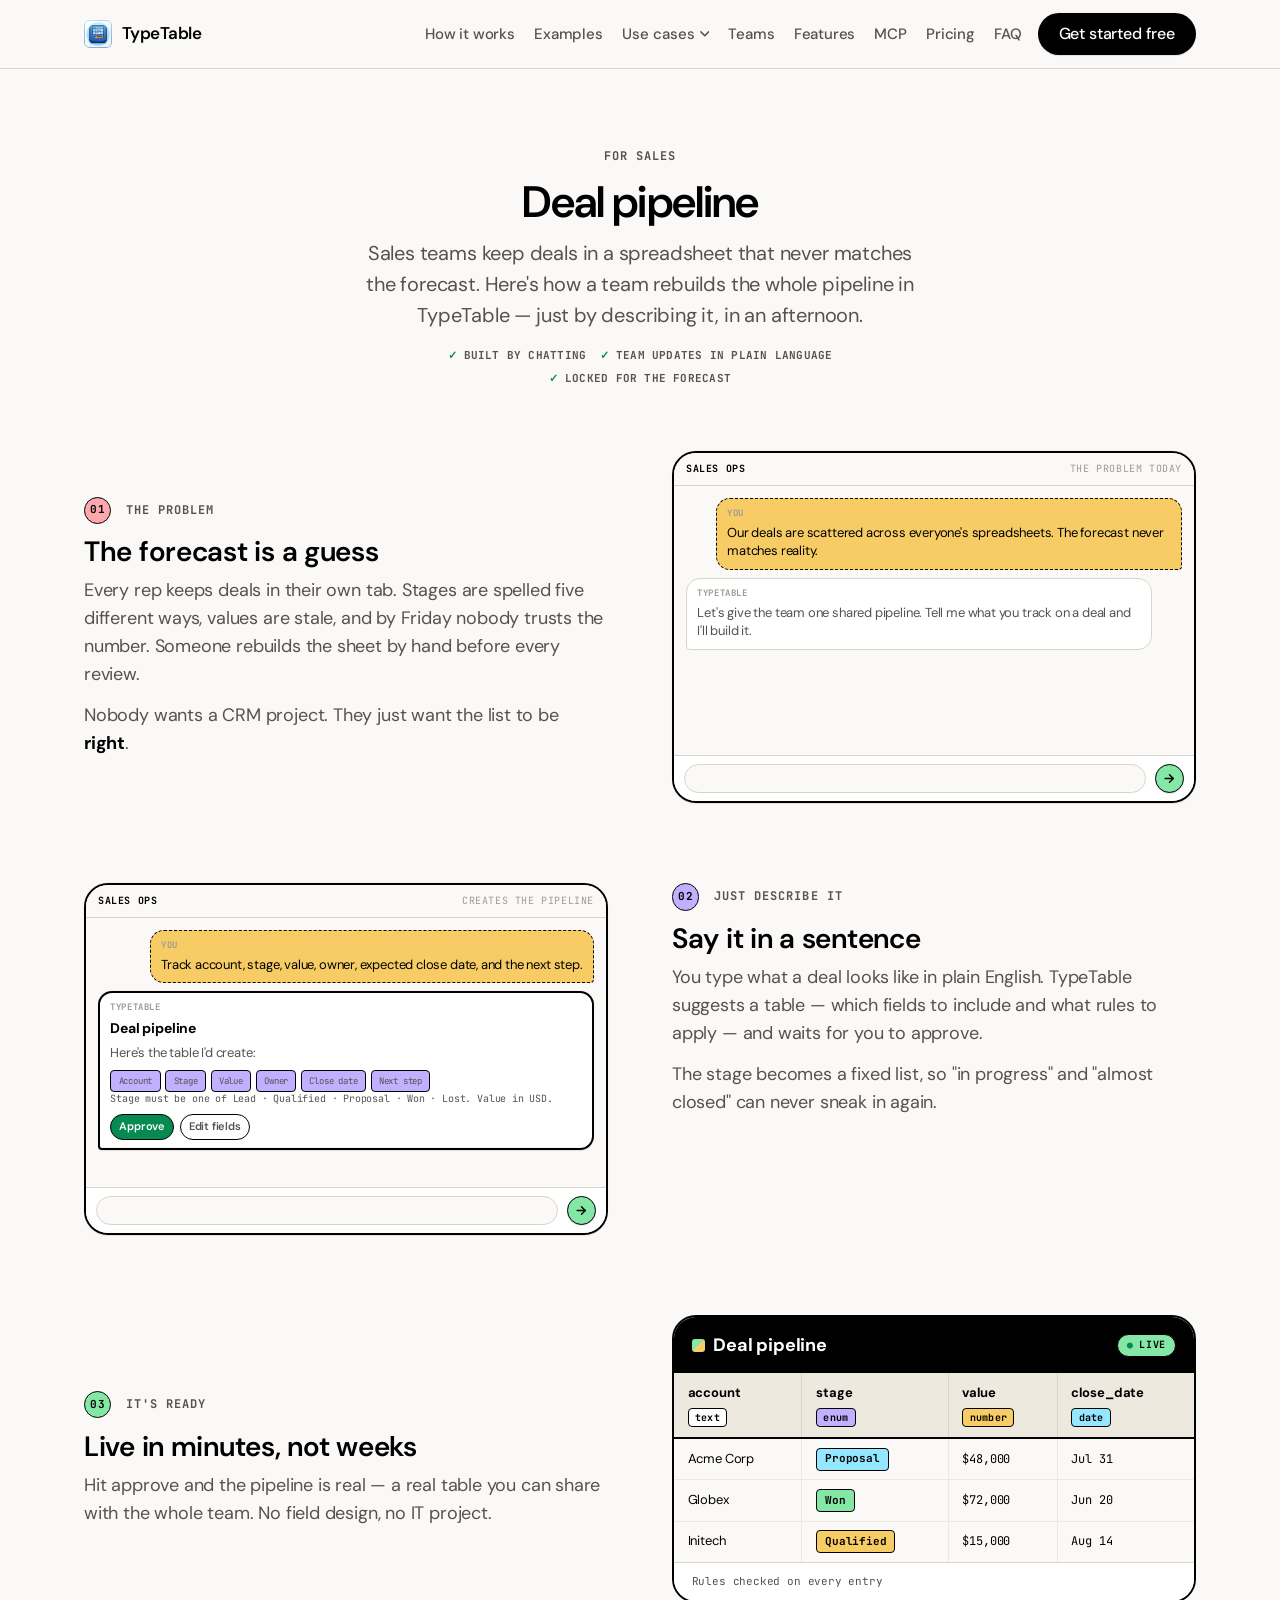
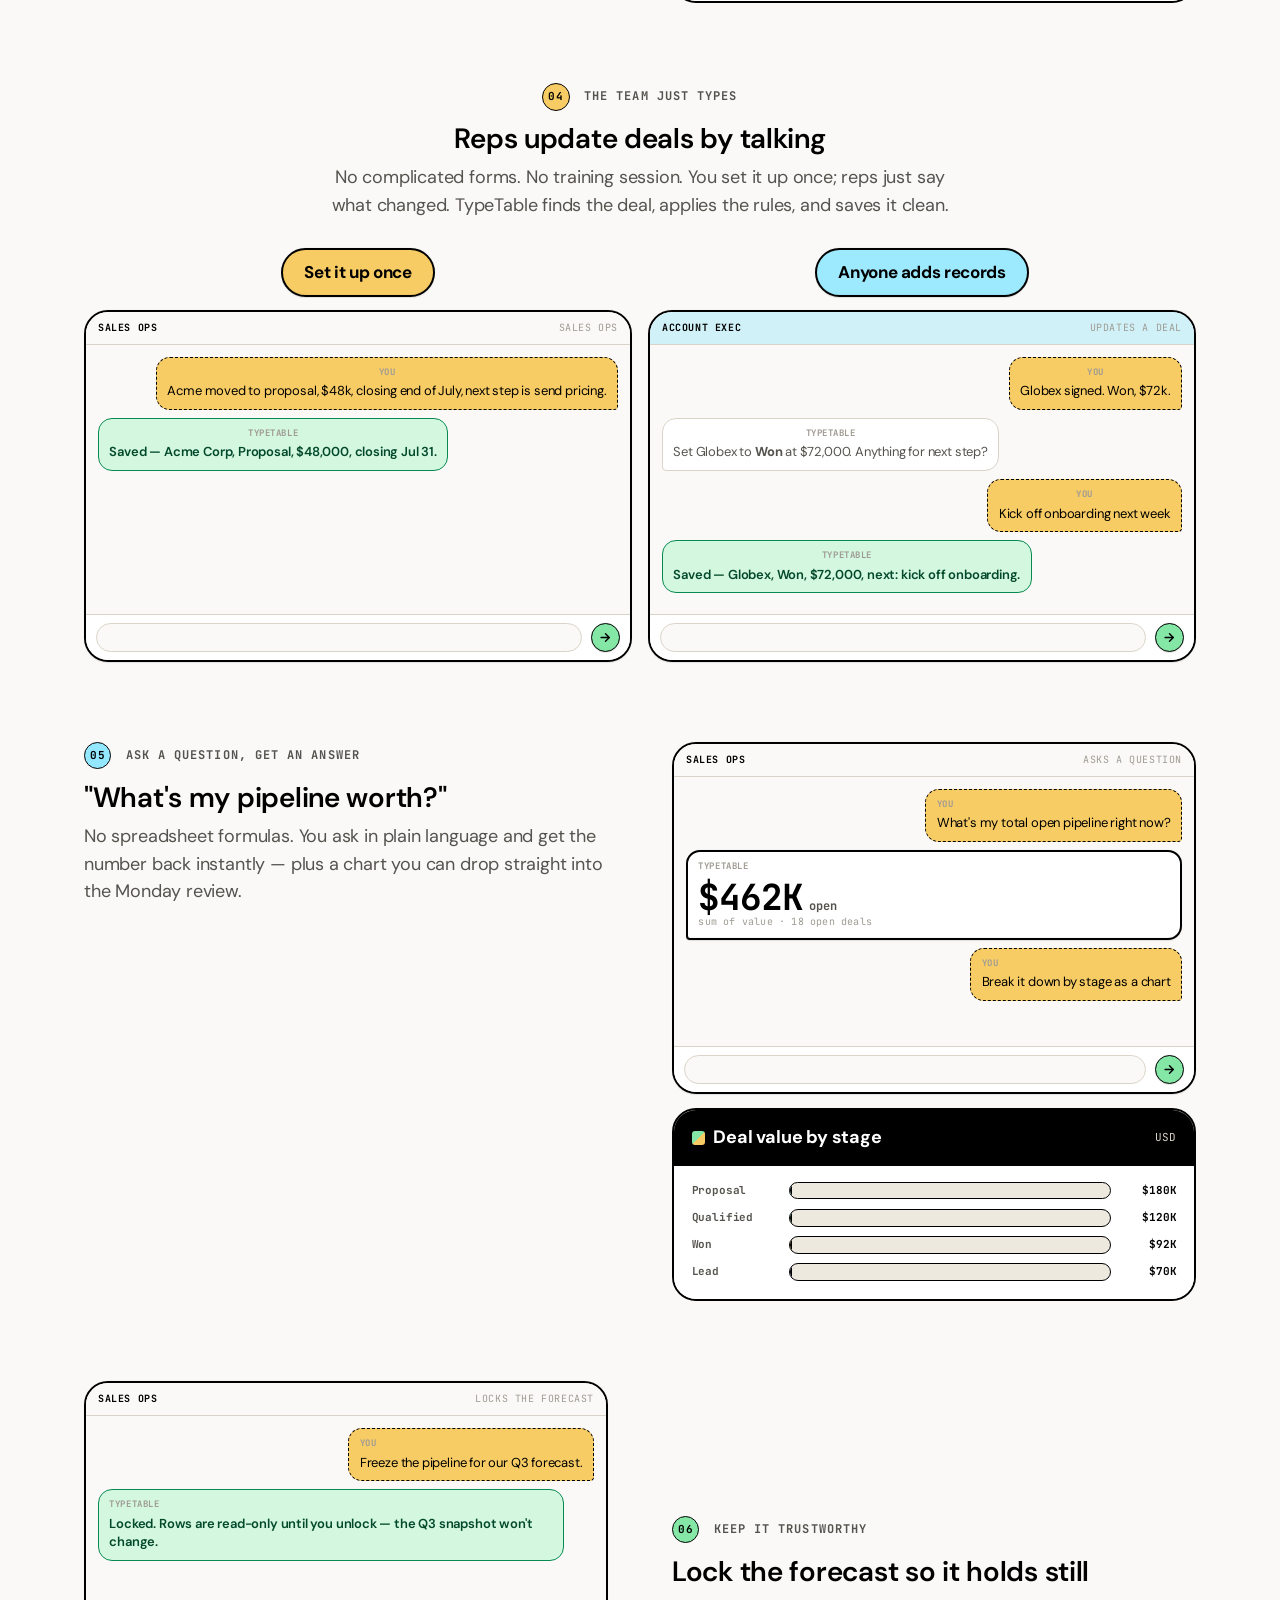
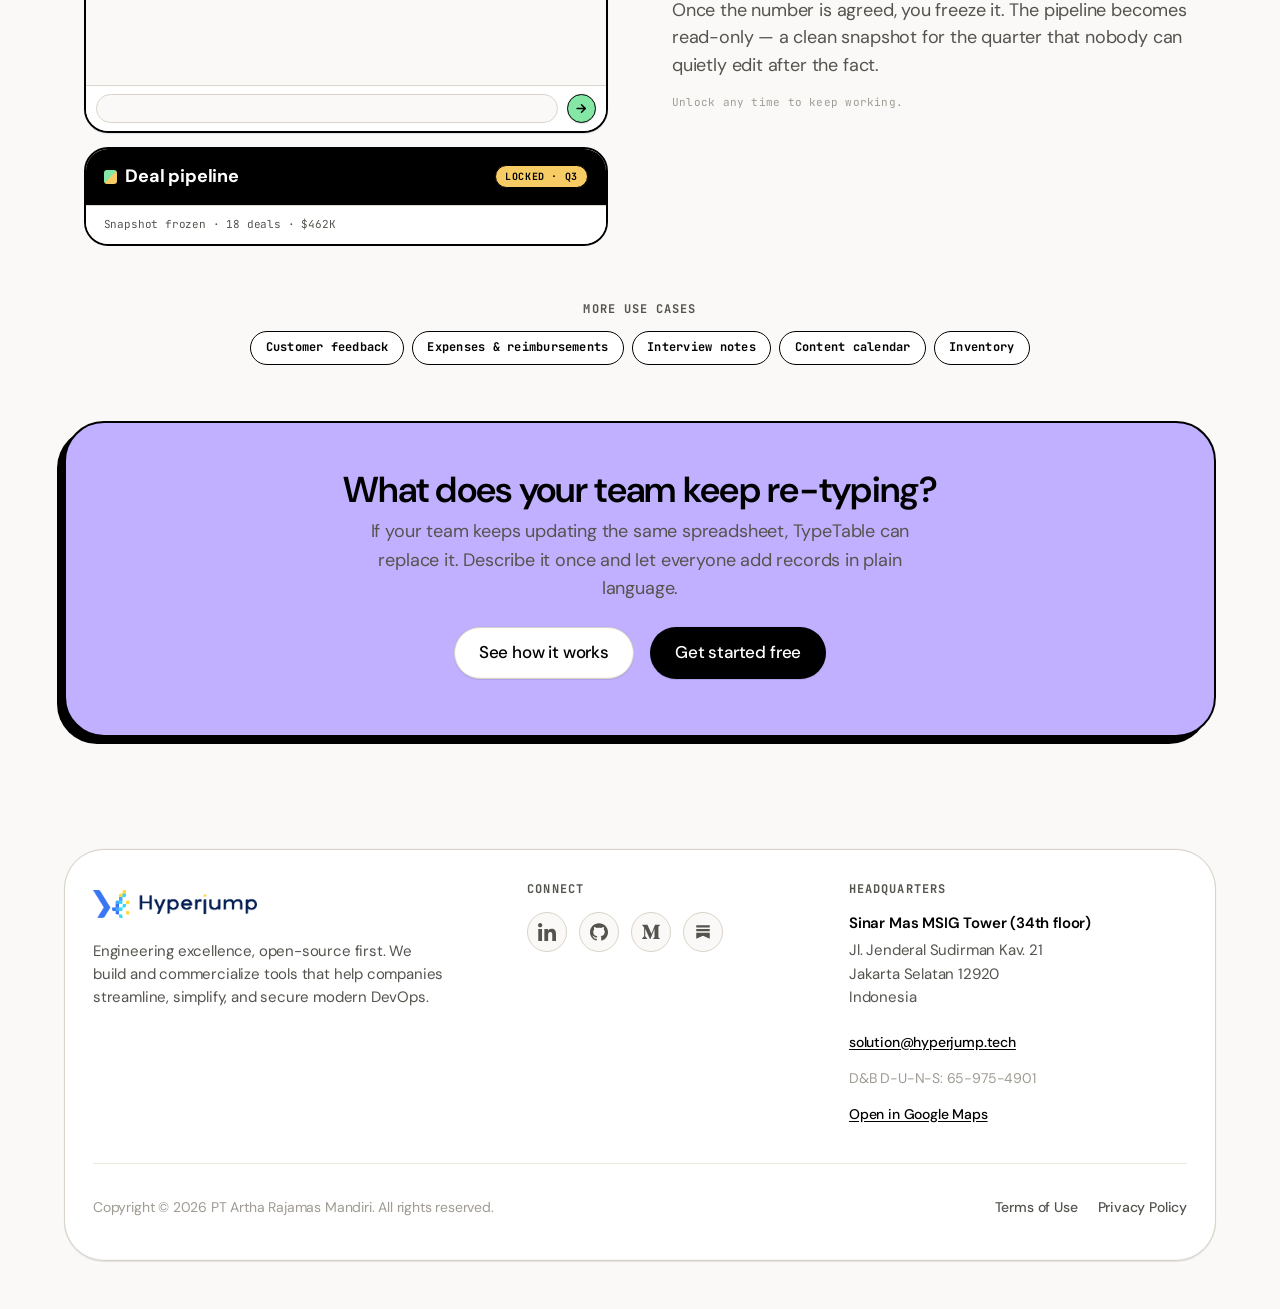
<file: src/use-cases/deal-pipeline.html>
<!doctype html>
<html lang="en">
  <head>
    <meta charset="UTF-8" />
    <meta name="viewport" content="width=device-width, initial-scale=1.0" />

    <!-- Google tag (gtag.js) -->
    <script async src="https://www.googletagmanager.com/gtag/js?id=G-8EHZSEJHJP"></script>
    <script>
      window.dataLayer = window.dataLayer || [];
      function gtag() {
        dataLayer.push(arguments);
      }
      gtag("js", new Date());

      gtag("config", "G-8EHZSEJHJP");
    </script>

    <title>Deal pipeline tracker — build one by chatting · TypeTable</title>
    <meta
      name="description"
      content="Sales deals stuck in a spreadsheet that never matches the forecast? Describe your pipeline once and TypeTable builds it — the team updates deals in plain language, and you lock it for the forecast. Ready the same day."
    />
    <link rel="canonical" href="https://typetable.io/use-cases/deal-pipeline.html" />
    <meta property="og:type" content="article" />
    <meta property="og:site_name" content="TypeTable" />
    <meta property="og:title" content="Deal pipeline tracker — build one by chatting" />
    <meta
      property="og:description"
      content="Describe your sales pipeline once and TypeTable builds it. The team updates deals in plain language; you lock it for the forecast."
    />
    <meta property="og:url" content="https://typetable.io/use-cases/deal-pipeline.html" />
    <meta name="twitter:card" content="summary_large_image" />
    <meta name="twitter:title" content="Deal pipeline tracker — build one by chatting" />
    <meta
      name="twitter:description"
      content="Describe your sales pipeline once and TypeTable builds it. The team updates deals in plain language; you lock it for the forecast."
    />
    <link rel="preconnect" href="https://fonts.googleapis.com" />
    <link rel="preconnect" href="https://fonts.gstatic.com" crossorigin />
    <link
      href="https://fonts.googleapis.com/css2?family=DM+Sans:ital,opsz,wght@0,9..40,400;0,9..40,500;0,9..40,600;0,9..40,700;1,9..40,400&family=JetBrains+Mono:ital,wght@0,400;0,500;0,700;1,400&display=swap"
      rel="stylesheet"
    />
    <link rel="icon" href="../images/typetable-icon.webp" type="image/webp" />
    <link rel="apple-touch-icon" href="../images/typetable-icon.webp" />
    <link rel="stylesheet" href="../styles.css" />
    <script type="application/ld+json">
      {
        "@context": "https://schema.org",
        "@type": "BreadcrumbList",
        "itemListElement": [
          { "@type": "ListItem", "position": 1, "name": "Home", "item": "https://typetable.io/" },
          { "@type": "ListItem", "position": 2, "name": "Use cases", "item": "https://typetable.io/use-cases/" },
          { "@type": "ListItem", "position": 3, "name": "Deal pipeline", "item": "https://typetable.io/use-cases/deal-pipeline.html" }
        ]
      }
    </script>
  </head>
  <body class="page-use-cases">
    <a class="skip-link" href="#main">Skip to content</a>

    <header class="site-header" data-header>
      <div class="header-inner">
        <a href="../index.html" class="logo" aria-label="TypeTable home">
          <img
            class="logo-mark"
            src="../images/typetable-icon.webp"
            alt=""
            width="28"
            height="28"
          />
          TypeTable
        </a>
        <nav class="nav" aria-label="Primary">
          <a href="../index.html#how">How it works</a>
          <a href="../index.html#examples">Examples</a>
          <div class="nav-dropdown" data-dropdown>
            <button
              type="button"
              class="nav-dropdown-toggle"
              aria-expanded="false"
              aria-haspopup="true"
              data-dropdown-toggle
            >
              Use cases
              <svg class="nav-caret" viewBox="0 0 10 6" aria-hidden="true">
                <path
                  d="M1 1l4 4 4-4"
                  fill="none"
                  stroke="currentColor"
                  stroke-width="1.6"
                  stroke-linecap="round"
                  stroke-linejoin="round"
                />
              </svg>
            </button>
            <div class="nav-dropdown-menu" data-dropdown-menu>
              <a href="deal-pipeline.html" aria-current="page"
                >Deal pipeline<span>Sales</span></a
              >
              <a href="customer-feedback.html"
                >Customer feedback<span>Product</span></a
              >
              <a href="expense-log.html"
                >Expenses &amp; reimbursements<span>Finance</span></a
              >
              <a href="interview-scorecards.html"
                >Interview notes<span>Hiring</span></a
              >
              <a href="campaign-tracker.html"
                >Content calendar<span>Marketing</span></a
              >
              <a href="inventory-tracker.html"
                >Inventory<span>Operations</span></a
              >
            </div>
          </div>
          <a href="../index.html#teams">Teams</a>
          <a href="../index.html#features">Features</a>
          <a href="../mcp.html">MCP</a>
          <a href="../index.html#pricing">Pricing</a>
          <a href="../index.html#faq">FAQ</a>
        </nav>
        <div class="header-cta">
          <a
            href="https://app.typetable.io"
            class="btn btn-primary"
            target="_blank"
            rel="noopener noreferrer"
            >Get started free</a
          >
        </div>
        <button
          type="button"
          class="menu-toggle"
          aria-expanded="false"
          aria-controls="mobile-nav"
          data-menu-toggle
        >
          <span class="sr-only">Menu</span>
          <span class="menu-bar"></span>
          <span class="menu-bar"></span>
        </button>
      </div>
      <nav id="mobile-nav" class="mobile-nav" hidden data-mobile-nav>
        <a href="../index.html#how">How it works</a>
        <a href="../index.html#examples">Examples</a>
        <span class="mobile-nav-label">Use cases</span>
        <a class="mobile-nav-sub" href="deal-pipeline.html" aria-current="page"
          >Deal pipeline</a
        >
        <a class="mobile-nav-sub" href="customer-feedback.html"
          >Customer feedback</a
        >
        <a class="mobile-nav-sub" href="expense-log.html"
          >Expenses &amp; reimbursements</a
        >
        <a class="mobile-nav-sub" href="interview-scorecards.html"
          >Interview notes</a
        >
        <a class="mobile-nav-sub" href="campaign-tracker.html"
          >Content calendar</a
        >
        <a class="mobile-nav-sub" href="inventory-tracker.html">Inventory</a>
        <a href="../index.html#teams">Teams</a>
        <a href="../index.html#features">Features</a>
        <a href="../mcp.html">MCP</a>
        <a href="../index.html#pricing">Pricing</a>
        <a href="../index.html#faq">FAQ</a>
        <a
          href="https://app.typetable.io"
          class="btn btn-primary"
          target="_blank"
          rel="noopener noreferrer"
          >Get started free</a
        >
      </nav>
    </header>

    <main id="main">
      <section class="section uc-detail">
        <div class="section-head wrap">
          <p class="label">For Sales</p>
          <h1>Deal pipeline</h1>
          <p class="lead">
            Sales teams keep deals in a spreadsheet that never matches the
            forecast. Here's how a team rebuilds the whole pipeline in
            TypeTable — just by describing it, in an afternoon.
          </p>
          <ul class="uc-outcome uc-outcome--center">
            <li>Built by chatting</li>
            <li>Team updates in plain language</li>
            <li>Locked for the forecast</li>
          </ul>
        </div>

        <div class="uc-story wrap">
          <div class="uc-story-row uc-story-row--pom">
            <div class="uc-story-copy">
              <p class="uc-story-eyebrow">
                <span class="uc-story-step">01</span> The problem
              </p>
              <h3>The forecast is a guess</h3>
              <p>
                Every rep keeps deals in their own tab. Stages are spelled five
                different ways, values are stale, and by Friday nobody trusts
                the number. Someone rebuilds the sheet by hand before every
                review.
              </p>
              <p>
                Nobody wants a CRM project. They just want the list to be
                <strong>right</strong>.
              </p>
            </div>
            <div class="uc-story-media">
              <div class="chat" aria-label="Describing the problem">
                <div class="chat-bar">
                  <strong>Sales ops</strong>
                  <span>The problem today</span>
                </div>
                <div class="chat-thread">
                  <div class="chat-msg chat-msg--user">
                    <span class="chat-msg-label">You</span>
                    <p>
                      Our deals are scattered across everyone's spreadsheets.
                      The forecast never matches reality.
                    </p>
                  </div>
                  <div class="chat-msg chat-msg--bot">
                    <span class="chat-msg-label">TypeTable</span>
                    <p>
                      Let's give the team one shared pipeline. Tell me what you
                      track on a deal and I'll build it.
                    </p>
                  </div>
                </div>
                <div class="chat-input-fake" aria-hidden="true"></div>
              </div>
            </div>
          </div>

          <div class="uc-story-row uc-story-row--top uc-story-row--ube">
            <div class="uc-story-copy">
              <p class="uc-story-eyebrow">
                <span class="uc-story-step">02</span> Just describe it
              </p>
              <h3>Say it in a sentence</h3>
              <p>
                You type what a deal looks like in plain English. TypeTable
                suggests a table — which fields to include and what rules to apply — and
                waits for you to approve.
              </p>
              <p>
                The stage becomes a fixed list, so "in progress" and "almost
                closed" can never sneak in again.
              </p>
            </div>
            <div class="uc-story-media">
              <div class="chat chat--creator" aria-label="Creating the pipeline">
                <div class="chat-bar">
                  <strong>Sales ops</strong>
                  <span>Creates the pipeline</span>
                </div>
                <div class="chat-thread">
                  <div class="chat-msg chat-msg--user">
                    <span class="chat-msg-label">You</span>
                    <p>
                      Track account, stage, value, owner, expected close date,
                      and the next step.
                    </p>
                  </div>
                  <div class="chat-msg chat-msg--bot chat-msg--schema">
                    <span class="chat-msg-label">TypeTable</span>
                    <strong>Deal pipeline</strong>
                    <p>Here's the table I'd create:</p>
                    <ul class="chat-pills">
                      <li>Account</li>
                      <li>Stage</li>
                      <li>Value</li>
                      <li>Owner</li>
                      <li>Close date</li>
                      <li>Next step</li>
                    </ul>
                    <p class="chat-rule">
                      Stage must be one of Lead · Qualified · Proposal · Won ·
                      Lost. Value in USD.
                    </p>
                    <div class="chat-actions">
                      <span class="chat-chip chat-chip--primary">Approve</span>
                      <span class="chat-chip">Edit fields</span>
                    </div>
                  </div>
                </div>
                <div class="chat-input-fake" aria-hidden="true"></div>
              </div>
            </div>
          </div>

          <div class="uc-story-row uc-story-row--matcha">
            <div class="uc-story-copy">
              <p class="uc-story-eyebrow">
                <span class="uc-story-step">03</span> It's ready
              </p>
              <h3>Live in minutes, not weeks</h3>
              <p>
                Hit approve and the pipeline is real — a real table you
                can share with the whole team. No field design, no IT project.
              </p>
            </div>
            <div class="uc-story-media">
              <div class="tt-result">
                <div class="tt-result-head">
                  <span class="tt-result-title">Deal pipeline</span>
                  <span class="tt-lock tt-lock--live">Live</span>
                </div>
                <div class="tt-scroll">
                  <table class="tt-table">
                    <thead>
                      <tr>
                        <th><span class="tt-col">account</span><span class="tt-type">text</span></th>
                        <th><span class="tt-col">stage</span><span class="tt-type tt-type--enum">enum</span></th>
                        <th><span class="tt-col">value</span><span class="tt-type tt-type--number">number</span></th>
                        <th><span class="tt-col">close_date</span><span class="tt-type tt-type--date">date</span></th>
                      </tr>
                    </thead>
                    <tbody>
                      <tr>
                        <td>Acme Corp</td>
                        <td><span class="tt-badge tt-badge--cool">Proposal</span></td>
                        <td class="tt-mono">$48,000</td>
                        <td class="tt-mono">Jul 31</td>
                      </tr>
                      <tr>
                        <td>Globex</td>
                        <td><span class="tt-badge tt-badge--good">Won</span></td>
                        <td class="tt-mono">$72,000</td>
                        <td class="tt-mono">Jun 20</td>
                      </tr>
                      <tr>
                        <td>Initech</td>
                        <td><span class="tt-badge tt-badge--warn">Qualified</span></td>
                        <td class="tt-mono">$15,000</td>
                        <td class="tt-mono">Aug 14</td>
                      </tr>
                    </tbody>
                  </table>
                </div>
                <div class="tt-result-foot">
                  Rules checked on every entry
                </div>
              </div>
            </div>
          </div>

          <div class="uc-story-row uc-story-row--wide">
            <div class="uc-story-copy">
              <p class="uc-story-eyebrow">
                <span class="uc-story-step">04</span> The team just types
              </p>
              <h3>Reps update deals by talking</h3>
              <p>
                No complicated forms. No training session. You set it up once; reps just say what
                changed. TypeTable finds the deal, applies the rules, and saves
                it clean.
              </p>
            </div>
            <div class="uc-story-media">
              <div class="use-case-chats">
                <div class="use-case-chat-col">
                  <span class="use-case-flow-badge use-case-flow-badge--create"
                    >Set it up once</span
                  >
                  <div class="chat chat--creator" aria-label="Sales ops sets it up">
                    <div class="chat-bar">
                      <strong>Sales ops</strong>
                      <span>Sales ops</span>
                    </div>
                    <div class="chat-thread">
                      <div class="chat-msg chat-msg--user">
                        <span class="chat-msg-label">You</span>
                        <p>
                          Acme moved to proposal, $48k, closing end of July,
                          next step is send pricing.
                        </p>
                      </div>
                      <div class="chat-msg chat-msg--success">
                        <span class="chat-msg-label">TypeTable</span>
                        <p>Saved — Acme Corp, Proposal, $48,000, closing Jul 31.</p>
                      </div>
                    </div>
                    <div class="chat-input-fake" aria-hidden="true"></div>
                  </div>
                </div>
                <div class="use-case-chat-col">
                  <span class="use-case-flow-badge use-case-flow-badge--record"
                    >Anyone adds records</span
                  >
                  <div
                    class="chat chat--contributor"
                    aria-label="A rep updates a deal"
                  >
                    <div class="chat-bar">
                      <strong>Account exec</strong>
                      <span>Updates a deal</span>
                    </div>
                    <div class="chat-thread">
                      <div class="chat-msg chat-msg--user">
                        <span class="chat-msg-label">You</span>
                        <p>Globex signed. Won, $72k.</p>
                      </div>
                      <div class="chat-msg chat-msg--bot">
                        <span class="chat-msg-label">TypeTable</span>
                        <p>
                          Set Globex to <strong>Won</strong> at $72,000.
                          Anything for next step?
                        </p>
                      </div>
                      <div class="chat-msg chat-msg--user">
                        <span class="chat-msg-label">You</span>
                        <p>Kick off onboarding next week</p>
                      </div>
                      <div class="chat-msg chat-msg--success">
                        <span class="chat-msg-label">TypeTable</span>
                        <p>Saved — Globex, Won, $72,000, next: kick off onboarding.</p>
                      </div>
                    </div>
                    <div class="chat-input-fake" aria-hidden="true"></div>
                  </div>
                </div>
              </div>
            </div>
          </div>

          <div class="uc-story-row uc-story-row--top uc-story-row--slushie">
            <div class="uc-story-copy">
              <p class="uc-story-eyebrow">
                <span class="uc-story-step">05</span> Ask a question, get an answer
              </p>
              <h3>"What's my pipeline worth?"</h3>
              <p>
                No spreadsheet formulas. You ask in plain language and get the number
                back instantly — plus a chart you can drop straight into the
                Monday review.
              </p>
            </div>
            <div class="uc-story-media">
              <div class="chat" aria-label="Asking for the pipeline total">
                <div class="chat-bar">
                  <strong>Sales ops</strong>
                  <span>Asks a question</span>
                </div>
                <div class="chat-thread">
                  <div class="chat-msg chat-msg--user">
                    <span class="chat-msg-label">You</span>
                    <p>What's my total open pipeline right now?</p>
                  </div>
                  <div class="chat-msg chat-msg--bot chat-msg--stat">
                    <span class="chat-msg-label">TypeTable</span>
                    <div class="chat-stat">
                      <span class="chat-stat-num">$462K</span>
                      <span class="chat-stat-unit">open</span>
                    </div>
                    <p class="chat-stat-caption">
                      sum of value · 18 open deals
                    </p>
                  </div>
                  <div class="chat-msg chat-msg--user">
                    <span class="chat-msg-label">You</span>
                    <p>Break it down by stage as a chart</p>
                  </div>
                </div>
                <div class="chat-input-fake" aria-hidden="true"></div>
              </div>
              <div class="tt-result" style="margin-top: 0.85rem">
                <div class="tt-result-head">
                  <span class="tt-result-title">Deal value by stage</span>
                  <span class="tt-result-meta">USD</span>
                </div>
                <div
                  class="tt-chart"
                  role="img"
                  aria-label="Deal value by stage: Proposal $180K, Qualified $120K, Won $92K, Lead $70K"
                >
                  <div class="tt-chart-row">
                    <span class="tt-chart-label">Proposal</span>
                    <span class="tt-chart-track"
                      ><span class="tt-chart-bar tt-chart-bar--cool" style="--val: 100%"></span
                    ></span>
                    <span class="tt-chart-val">$180K</span>
                  </div>
                  <div class="tt-chart-row">
                    <span class="tt-chart-label">Qualified</span>
                    <span class="tt-chart-track"
                      ><span class="tt-chart-bar" style="--val: 67%"></span
                    ></span>
                    <span class="tt-chart-val">$120K</span>
                  </div>
                  <div class="tt-chart-row">
                    <span class="tt-chart-label">Won</span>
                    <span class="tt-chart-track"
                      ><span class="tt-chart-bar tt-chart-bar--number" style="--val: 51%"></span
                    ></span>
                    <span class="tt-chart-val">$92K</span>
                  </div>
                  <div class="tt-chart-row">
                    <span class="tt-chart-label">Lead</span>
                    <span class="tt-chart-track"
                      ><span class="tt-chart-bar tt-chart-bar--enum" style="--val: 39%"></span
                    ></span>
                    <span class="tt-chart-val">$70K</span>
                  </div>
                </div>
              </div>
            </div>
          </div>

          <div class="uc-story-row uc-story-row--matcha">
            <div class="uc-story-copy">
              <p class="uc-story-eyebrow">
                <span class="uc-story-step">06</span> Keep it trustworthy
              </p>
              <h3>Lock the forecast so it holds still</h3>
              <p>
                Once the number is agreed, you freeze it. The pipeline becomes
                read-only — a clean snapshot for the quarter that nobody can
                quietly edit after the fact.
              </p>
              <p class="uc-story-note">Unlock any time to keep working.</p>
            </div>
            <div class="uc-story-media">
              <div class="chat" aria-label="Locking the pipeline">
                <div class="chat-bar">
                  <strong>Sales ops</strong>
                  <span>Locks the forecast</span>
                </div>
                <div class="chat-thread">
                  <div class="chat-msg chat-msg--user">
                    <span class="chat-msg-label">You</span>
                    <p>Freeze the pipeline for our Q3 forecast.</p>
                  </div>
                  <div class="chat-msg chat-msg--success">
                    <span class="chat-msg-label">TypeTable</span>
                    <p>
                      Locked. Rows are read-only until you unlock — the Q3
                      snapshot won't change.
                    </p>
                  </div>
                </div>
                <div class="chat-input-fake" aria-hidden="true"></div>
              </div>
              <div class="tt-result" style="margin-top: 0.85rem">
                <div class="tt-result-head">
                  <span class="tt-result-title">Deal pipeline</span>
                  <span class="tt-lock">Locked · Q3</span>
                </div>
                <div class="tt-result-foot">
                  Snapshot frozen · 18 deals · $462K
                </div>
              </div>
            </div>
          </div>
        </div>

        <div class="uc-more">
          <p class="label">More use cases</p>
          <nav class="uc-nav" aria-label="Other use cases">
            <a href="customer-feedback.html">Customer feedback</a>
            <a href="expense-log.html">Expenses &amp; reimbursements</a>
            <a href="interview-scorecards.html">Interview notes</a>
            <a href="campaign-tracker.html">Content calendar</a>
            <a href="inventory-tracker.html">Inventory</a>
          </nav>
        </div>

        <div class="uc-cta">
          <h2>What does your team keep re-typing?</h2>
          <p>
            If your team keeps updating the same spreadsheet, TypeTable can replace
            it. Describe it once and let everyone add records in plain language.
          </p>
          <a href="../index.html#how" class="btn btn-secondary btn-lg"
            >See how it works</a
          >
          <a
            href="https://app.typetable.io"
            class="btn btn-primary btn-lg"
            target="_blank"
            rel="noopener noreferrer"
            >Get started free</a
          >
        </div>
      </section>
    </main>

    <footer class="site-footer">
      <div class="footer-shell wrap">
        <div class="footer-grid">
          <div class="footer-brand">
            <a
              href="https://hyperjump.tech/en"
              class="footer-logo"
              target="_blank"
              rel="noopener noreferrer"
            >
              <img
                src="../images/hyperjump-logo.png"
                alt="Hyperjump"
                width="187"
                height="32"
              />
            </a>
            <p class="footer-tagline">
              Engineering excellence, open-source first. We build and
              commercialize tools that help companies streamline, simplify, and
              secure modern DevOps.
            </p>
          </div>

          <div class="footer-social">
            <p class="label">Connect</p>
            <nav class="footer-links" aria-label="Social media">
              <a
                href="https://www.linkedin.com/company/hyperjump"
                target="_blank"
                rel="noopener noreferrer"
                aria-label="LinkedIn"
              >
                <svg viewBox="0 0 16 16" fill="none" aria-hidden="true">
                  <path
                    d="M16 16V10.14C16 7.26 15.38 5.06 12.02 5.06C10.4 5.06 9.32 5.94 8.88 6.78H8.84V5.32H5.66V16H8.98V10.7C8.98 9.3 9.24 7.96 10.96 7.96C12.66 7.96 12.68 9.54 12.68 10.78V15.98H16V16ZM0.26 5.32H3.58V16H0.26V5.32ZM1.92 0C0.86 0 0 0.86 0 1.92C0 2.98 0.86 3.86 1.92 3.86C2.98 3.86 3.84 2.98 3.84 1.92C3.84 0.86 2.98 0 1.92 0Z"
                    fill="currentColor"
                  />
                </svg>
              </a>
              <a
                href="https://github.com/hyperjumptech"
                target="_blank"
                rel="noopener noreferrer"
                aria-label="GitHub"
              >
                <svg viewBox="0 0 20 20" fill="none" aria-hidden="true">
                  <path
                    d="M10 0.416504C4.475 0.416504 0 4.8165 0 10.2432C0 14.5857 2.865 18.2682 6.8375 19.5665C7.3375 19.659 7.52083 19.3548 7.52083 19.094C7.52083 18.8607 7.5125 18.2423 7.50833 17.4232C4.72667 18.0157 4.14 16.1048 4.14 16.1048C3.685 14.9707 3.0275 14.6673 3.0275 14.6673C2.12167 14.0582 3.0975 14.0707 3.0975 14.0707C4.10167 14.139 4.62917 15.0832 4.62917 15.0832C5.52083 16.5857 6.97 16.1515 7.54167 15.9007C7.63167 15.2648 7.88917 14.8323 8.175 14.5865C5.95417 14.3407 3.62 13.4957 3.62 9.73067C3.62 8.65817 4.0075 7.7815 4.64917 7.094C4.53667 6.84567 4.19917 5.8465 4.73667 4.49317C4.73667 4.49317 5.57417 4.22984 7.48667 5.50067C8.28667 5.28234 9.13667 5.174 9.98667 5.169C10.8367 5.174 11.6867 5.28234 12.4867 5.50067C14.3867 4.22984 15.2242 4.49317 15.2242 4.49317C15.7617 5.8465 15.4242 6.84567 15.3242 7.094C15.9617 7.7815 16.3492 8.65817 16.3492 9.73067C16.3492 13.5057 14.0117 14.3365 11.7867 14.5782C12.1367 14.8732 12.4617 15.4757 12.4617 16.3965C12.4617 17.7115 12.4492 18.7682 12.4492 19.0873C12.4492 19.3448 12.6242 19.6523 13.1367 19.554C17.1375 18.264 20 14.579 20 10.2432C20 4.8165 15.5225 0.416504 10 0.416504Z"
                    fill="currentColor"
                  />
                </svg>
              </a>
              <a
                href="https://medium.com/hyperjump-tech"
                target="_blank"
                rel="noopener noreferrer"
                aria-label="Medium"
              >
                <svg viewBox="0 0 16 16" fill="none" aria-hidden="true">
                  <path
                    d="M14.7233 3.15517L16 1.93384V1.6665H11.5773L8.42533 9.51184L4.83933 1.6665H0.202V1.93384L1.69333 3.72917C1.83867 3.86184 1.91467 4.05584 1.89533 4.25117V11.3065C1.94133 11.5605 1.85867 11.8218 1.68 12.0065L0 14.0425V14.3065H4.76333V14.0392L3.08333 12.0065C2.99341 11.9156 2.92574 11.8051 2.88561 11.6836C2.84548 11.5622 2.83397 11.4331 2.852 11.3065V5.20384L7.03333 14.3098H7.51933L11.1147 5.20384V12.4578C11.1147 12.6492 11.1147 12.6885 10.9893 12.8138L9.696 14.0652V14.3332H15.9707V14.0658L14.724 12.8452C14.67 12.8045 14.6282 12.7498 14.603 12.6871C14.5779 12.6243 14.5704 12.5559 14.5813 12.4892V3.51117C14.5702 3.44452 14.5775 3.37608 14.6025 3.31331C14.6276 3.25054 14.6694 3.19584 14.7233 3.15517Z"
                    fill="currentColor"
                  />
                </svg>
              </a>
              <a
                href="https://hyperjump.substack.com"
                target="_blank"
                rel="noopener noreferrer"
                aria-label="Substack"
              >
                <svg viewBox="0 0 24 24" fill="none" aria-hidden="true">
                  <path
                    d="M3 3h18v3H3V3zm0 5h18v3H3V8zm0 5h18v8l-9-4-9 4v-8z"
                    fill="currentColor"
                  />
                </svg>
              </a>
            </nav>
          </div>

          <div class="footer-contact">
            <p class="label">Headquarters</p>
            <address class="footer-address">
              <strong>Sinar Mas MSIG Tower (34th floor)</strong>
              Jl. Jenderal Sudirman Kav. 21<br />
              Jakarta Selatan 12920<br />
              Indonesia
            </address>
            <p class="footer-meta">
              <a href="mailto:solution@hyperjump.tech"
                >solution@hyperjump.tech</a
              >
            </p>
            <p class="footer-meta">D&amp;B D-U-N-S: 65-975-4901</p>
            <p class="footer-meta">
              <a
                href="https://maps.app.goo.gl/Dew762WwKLruRYGC9"
                target="_blank"
                rel="noopener noreferrer"
                >Open in Google Maps</a
              >
            </p>
          </div>
        </div>

        <div class="footer-bottom">
          <div class="footer-bottom-inner">
            <p>
              Copyright © 2026 PT Artha Rajamas Mandiri. All rights reserved.
            </p>
            <nav class="footer-legal" aria-label="Legal">
              <a href="/terms/">Terms of Use</a>
              <a href="/privacy/">Privacy Policy</a>
            </nav>
          </div>
        </div>
      </div>
    </footer>

    <script src="../main.js"></script>
  </body>
</html>
</file>
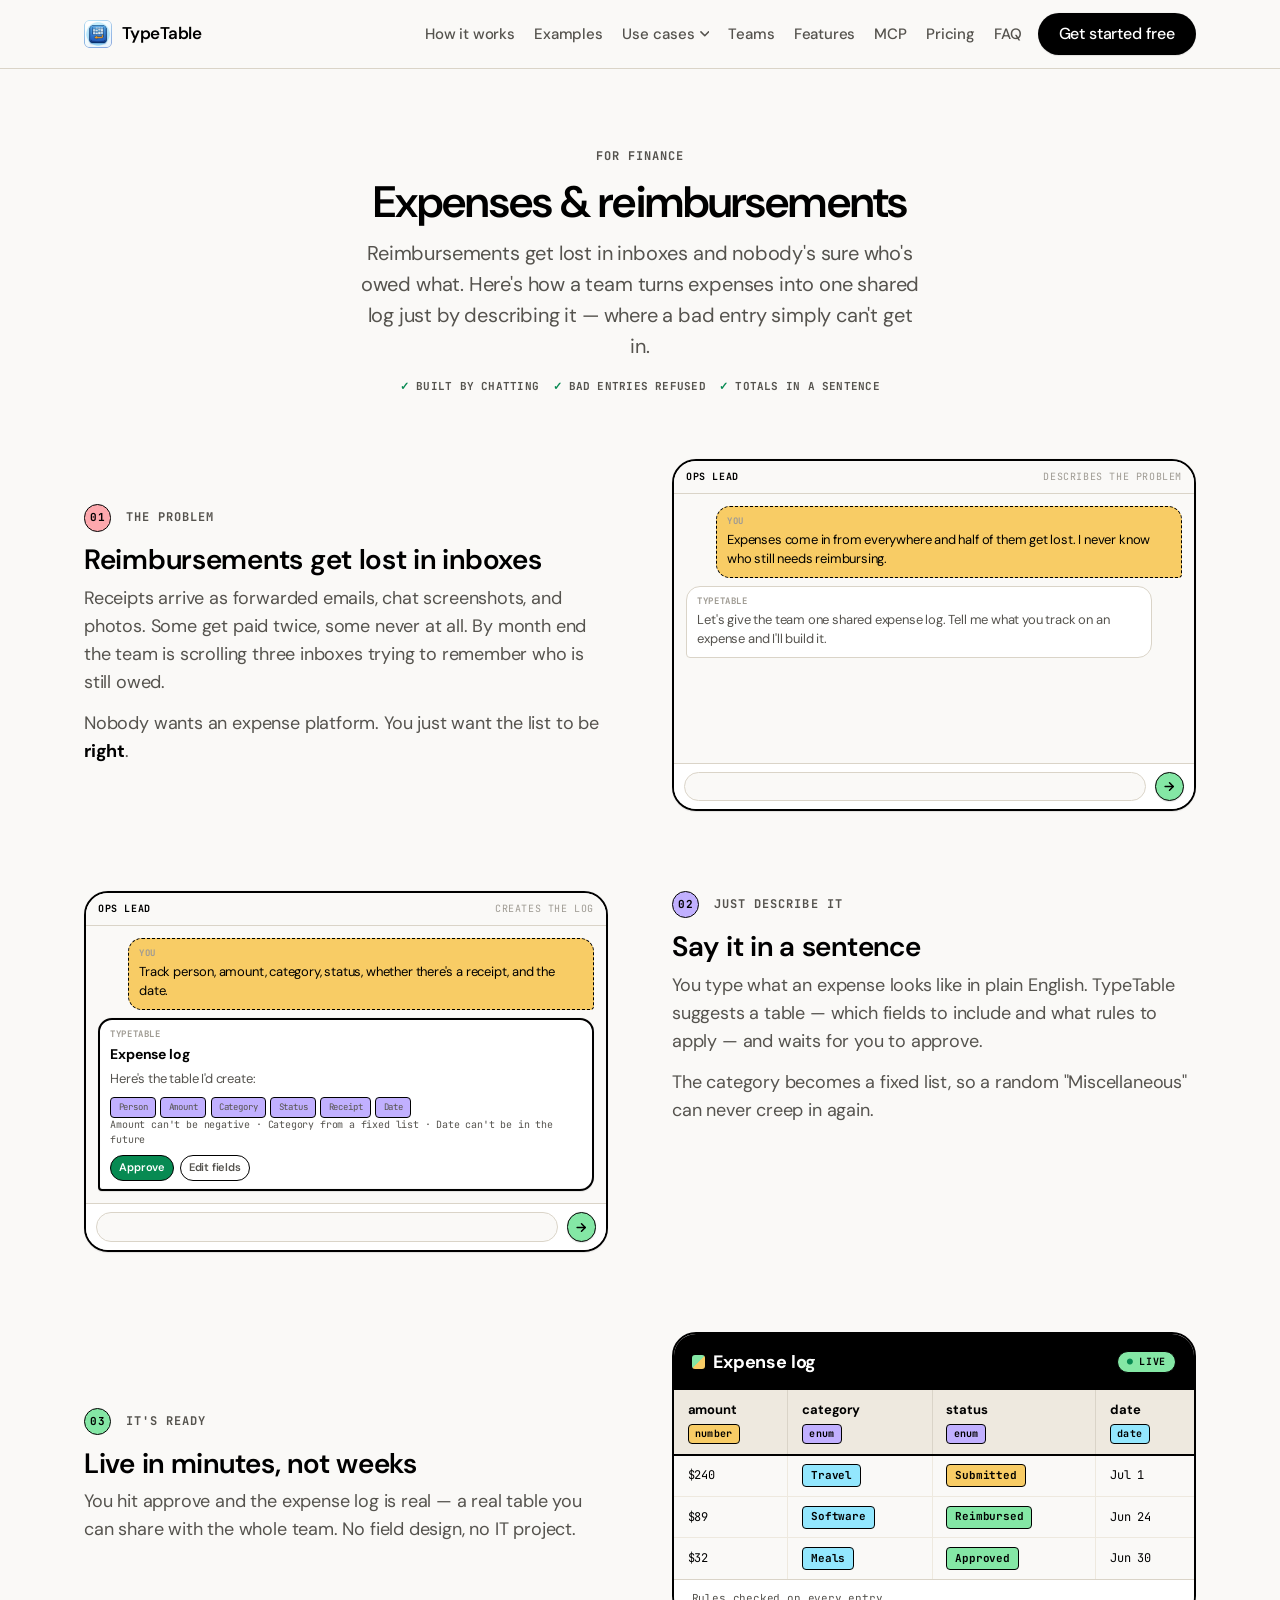
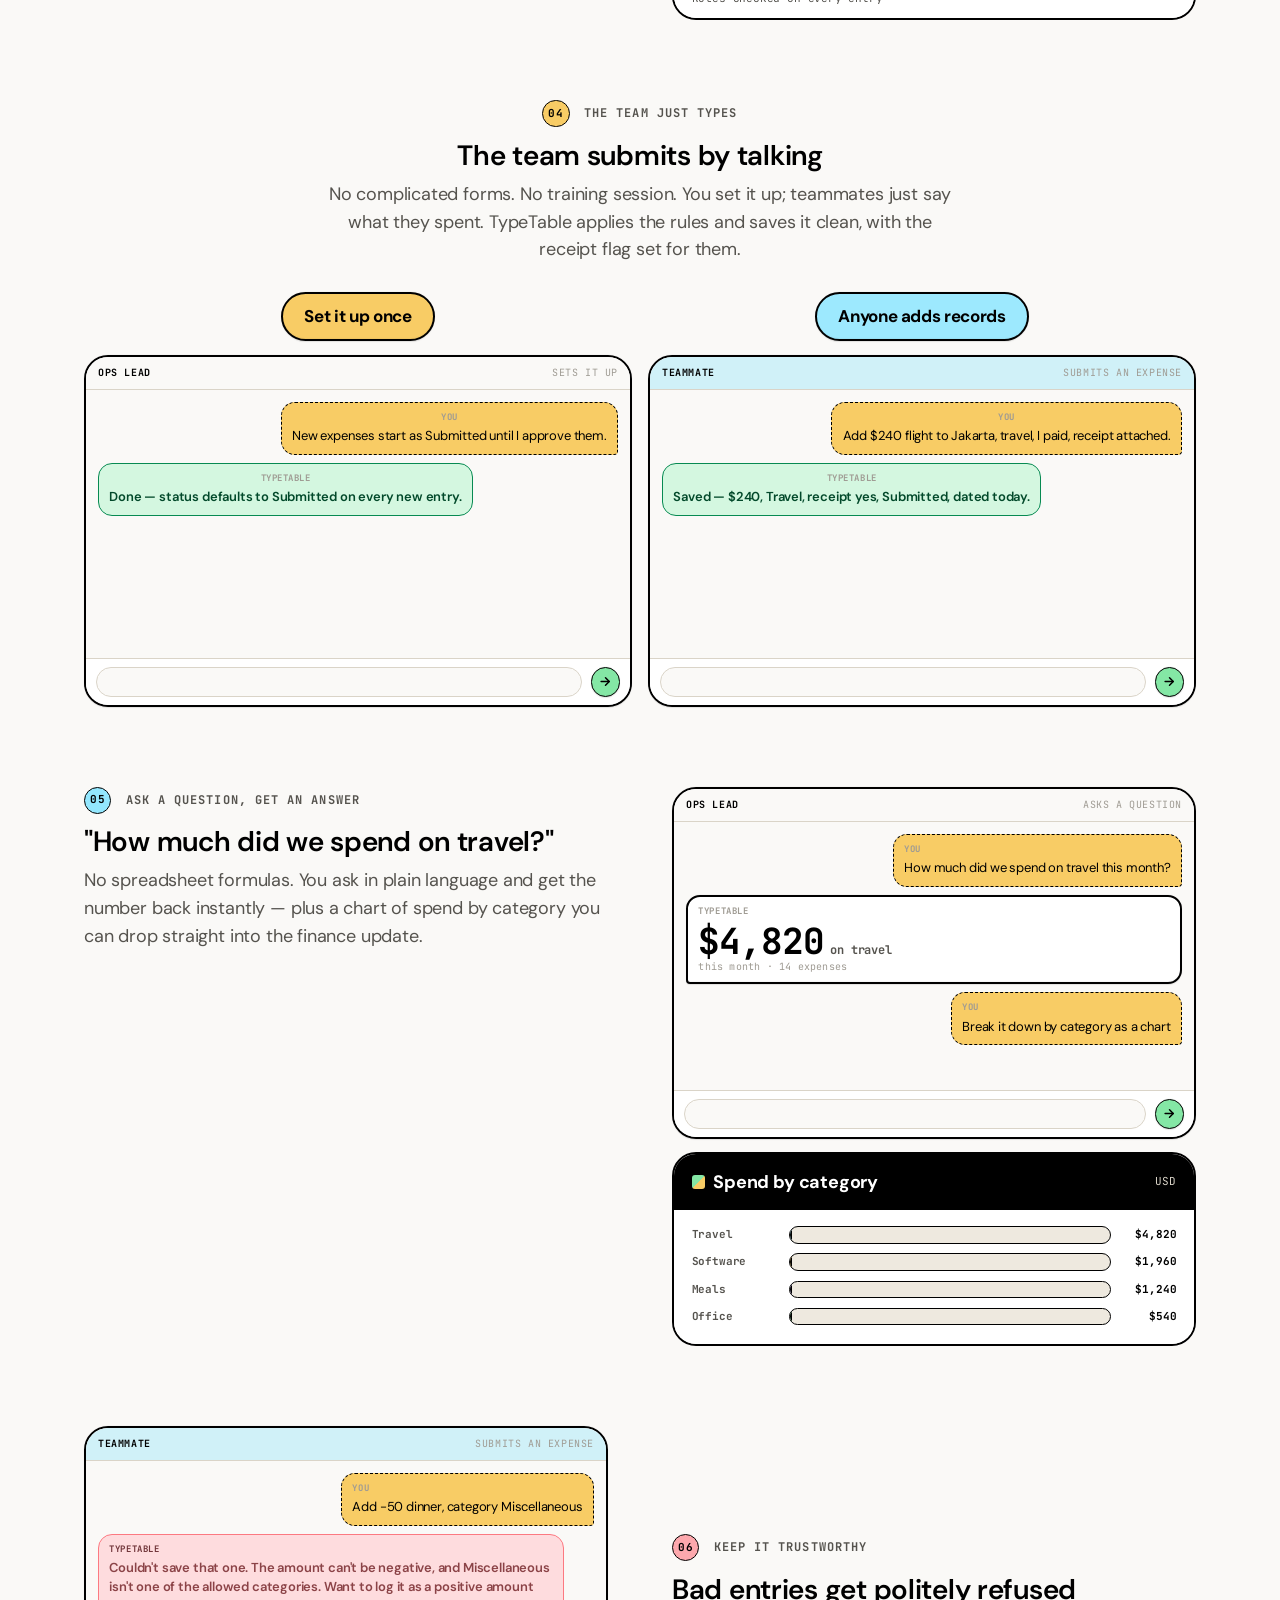
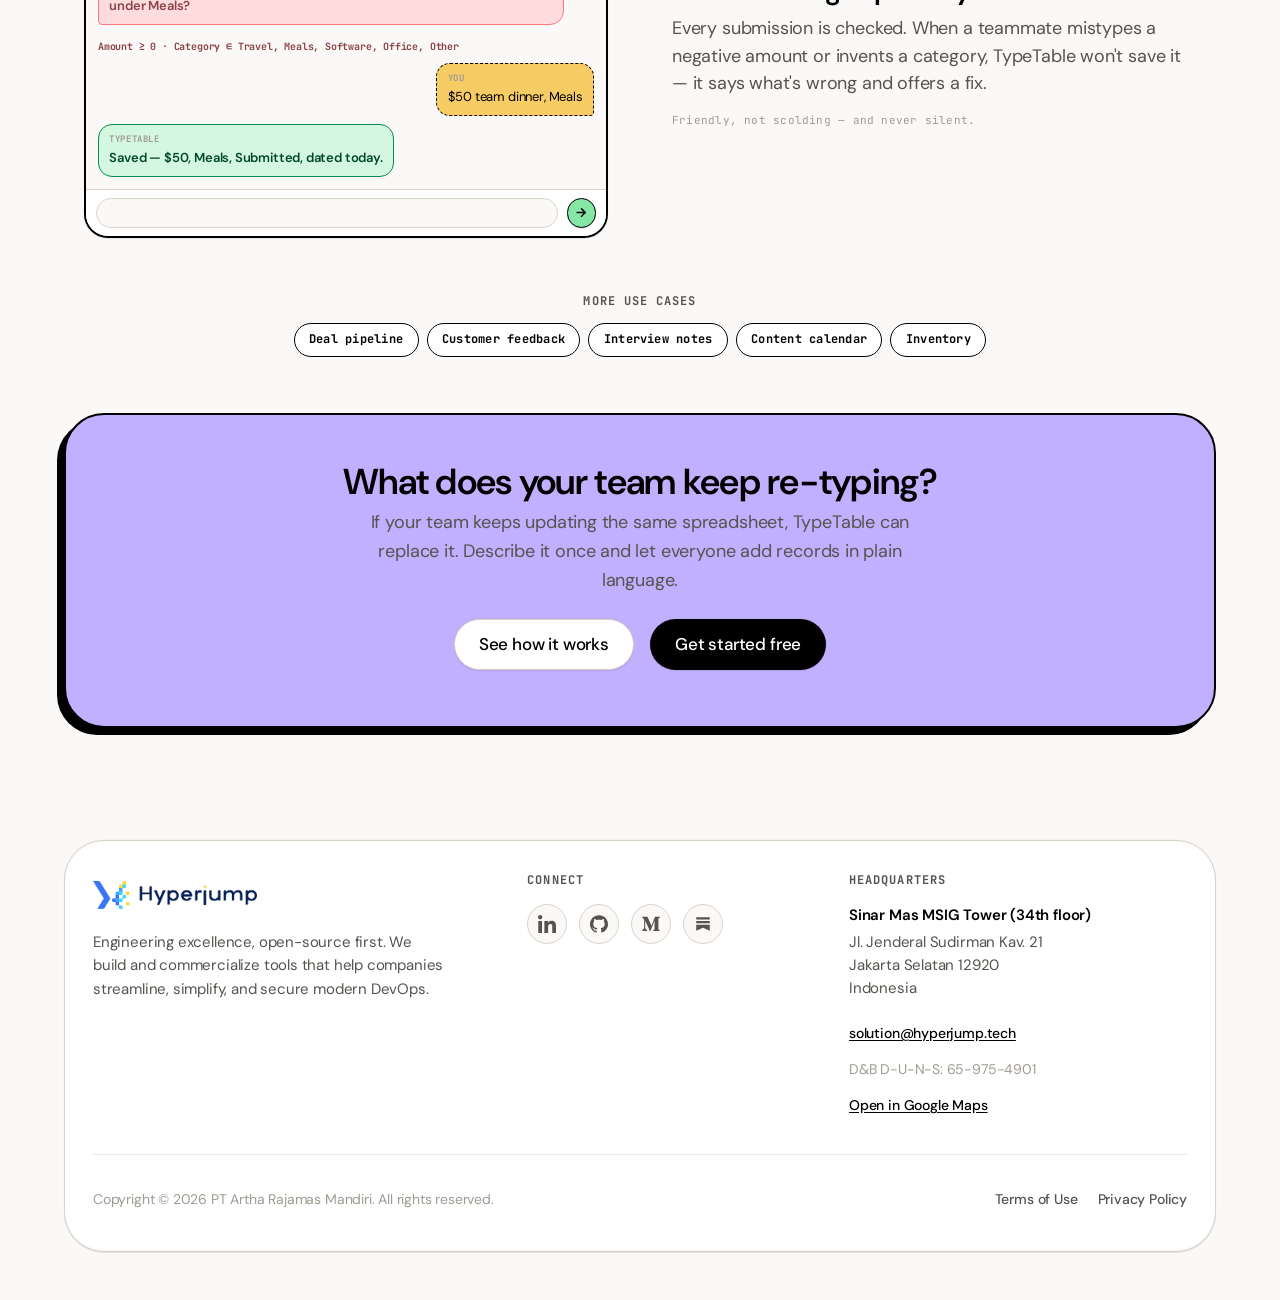
<file: src/use-cases/expense-log.html>
<!doctype html>
<html lang="en">
  <head>
    <meta charset="UTF-8" />
    <meta name="viewport" content="width=device-width, initial-scale=1.0" />

    <!-- Google tag (gtag.js) -->
    <script async src="https://www.googletagmanager.com/gtag/js?id=G-8EHZSEJHJP"></script>
    <script>
      window.dataLayer = window.dataLayer || [];
      function gtag() {
        dataLayer.push(arguments);
      }
      gtag("js", new Date());

      gtag("config", "G-8EHZSEJHJP");
    </script>

    <title>Expense &amp; reimbursement tracker — no more lost receipts · TypeTable</title>
    <meta
      name="description"
      content="Reimbursements lost in inboxes? Describe an expense log once and TypeTable builds it — the team submits in plain language, bad entries are refused, and you total spend by category in a sentence. Ready the same day."
    />
    <link rel="canonical" href="https://typetable.io/use-cases/expense-log.html" />
    <meta property="og:type" content="article" />
    <meta property="og:site_name" content="TypeTable" />
    <meta property="og:title" content="Expense &amp; reimbursement tracker — no more lost receipts" />
    <meta
      property="og:description"
      content="Describe an expense log once and TypeTable builds it. The team submits in plain language; bad entries are refused; totals come back in a sentence."
    />
    <meta property="og:url" content="https://typetable.io/use-cases/expense-log.html" />
    <meta name="twitter:card" content="summary_large_image" />
    <meta name="twitter:title" content="Expense &amp; reimbursement tracker — no more lost receipts" />
    <meta
      name="twitter:description"
      content="Describe an expense log once and TypeTable builds it. The team submits in plain language; bad entries are refused; totals come back in a sentence."
    />
    <link rel="preconnect" href="https://fonts.googleapis.com" />
    <link rel="preconnect" href="https://fonts.gstatic.com" crossorigin />
    <link
      href="https://fonts.googleapis.com/css2?family=DM+Sans:ital,opsz,wght@0,9..40,400;0,9..40,500;0,9..40,600;0,9..40,700;1,9..40,400&family=JetBrains+Mono:ital,wght@0,400;0,500;0,700;1,400&display=swap"
      rel="stylesheet"
    />
    <link rel="icon" href="../images/typetable-icon.webp" type="image/webp" />
    <link rel="apple-touch-icon" href="../images/typetable-icon.webp" />
    <link rel="stylesheet" href="../styles.css" />
    <script type="application/ld+json">
      {
        "@context": "https://schema.org",
        "@type": "BreadcrumbList",
        "itemListElement": [
          { "@type": "ListItem", "position": 1, "name": "Home", "item": "https://typetable.io/" },
          { "@type": "ListItem", "position": 2, "name": "Use cases", "item": "https://typetable.io/use-cases/" },
          { "@type": "ListItem", "position": 3, "name": "Expenses & reimbursements", "item": "https://typetable.io/use-cases/expense-log.html" }
        ]
      }
    </script>
  </head>
  <body class="page-use-cases">
    <a class="skip-link" href="#main">Skip to content</a>

    <header class="site-header" data-header>
      <div class="header-inner">
        <a href="../index.html" class="logo" aria-label="TypeTable home">
          <img
            class="logo-mark"
            src="../images/typetable-icon.webp"
            alt=""
            width="28"
            height="28"
          />
          TypeTable
        </a>
        <nav class="nav" aria-label="Primary">
          <a href="../index.html#how">How it works</a>
          <a href="../index.html#examples">Examples</a>
          <div class="nav-dropdown" data-dropdown>
            <button
              type="button"
              class="nav-dropdown-toggle"
              aria-expanded="false"
              aria-haspopup="true"
              data-dropdown-toggle
            >
              Use cases
              <svg class="nav-caret" viewBox="0 0 10 6" aria-hidden="true">
                <path
                  d="M1 1l4 4 4-4"
                  fill="none"
                  stroke="currentColor"
                  stroke-width="1.6"
                  stroke-linecap="round"
                  stroke-linejoin="round"
                />
              </svg>
            </button>
            <div class="nav-dropdown-menu" data-dropdown-menu>
              <a href="deal-pipeline.html"
                >Deal pipeline<span>Sales</span></a
              >
              <a href="customer-feedback.html"
                >Customer feedback<span>Product</span></a
              >
              <a href="expense-log.html" aria-current="page"
                >Expenses &amp; reimbursements<span>Finance</span></a
              >
              <a href="interview-scorecards.html"
                >Interview notes<span>Hiring</span></a
              >
              <a href="campaign-tracker.html"
                >Content calendar<span>Marketing</span></a
              >
              <a href="inventory-tracker.html"
                >Inventory<span>Operations</span></a
              >
            </div>
          </div>
          <a href="../index.html#teams">Teams</a>
          <a href="../index.html#features">Features</a>
          <a href="../mcp.html">MCP</a>
          <a href="../index.html#pricing">Pricing</a>
          <a href="../index.html#faq">FAQ</a>
        </nav>
        <div class="header-cta">
          <a
            href="https://app.typetable.io"
            class="btn btn-primary"
            target="_blank"
            rel="noopener noreferrer"
            >Get started free</a
          >
        </div>
        <button
          type="button"
          class="menu-toggle"
          aria-expanded="false"
          aria-controls="mobile-nav"
          data-menu-toggle
        >
          <span class="sr-only">Menu</span>
          <span class="menu-bar"></span>
          <span class="menu-bar"></span>
        </button>
      </div>
      <nav id="mobile-nav" class="mobile-nav" hidden data-mobile-nav>
        <a href="../index.html#how">How it works</a>
        <a href="../index.html#examples">Examples</a>
        <span class="mobile-nav-label">Use cases</span>
        <a class="mobile-nav-sub" href="deal-pipeline.html"
          >Deal pipeline</a
        >
        <a class="mobile-nav-sub" href="customer-feedback.html"
          >Customer feedback</a
        >
        <a class="mobile-nav-sub" href="expense-log.html" aria-current="page"
          >Expenses &amp; reimbursements</a
        >
        <a class="mobile-nav-sub" href="interview-scorecards.html"
          >Interview notes</a
        >
        <a class="mobile-nav-sub" href="campaign-tracker.html"
          >Content calendar</a
        >
        <a class="mobile-nav-sub" href="inventory-tracker.html">Inventory</a>
        <a href="../index.html#teams">Teams</a>
        <a href="../index.html#features">Features</a>
        <a href="../mcp.html">MCP</a>
        <a href="../index.html#pricing">Pricing</a>
        <a href="../index.html#faq">FAQ</a>
        <a
          href="https://app.typetable.io"
          class="btn btn-primary"
          target="_blank"
          rel="noopener noreferrer"
          >Get started free</a
        >
      </nav>
    </header>

    <main id="main">
      <section class="section uc-detail">
        <div class="section-head wrap">
          <p class="label">For Finance</p>
          <h1>Expenses &amp; reimbursements</h1>
          <p class="lead">
            Reimbursements get lost in inboxes and nobody's sure who's owed
            what. Here's how a team turns expenses into one shared log just by
            describing it — where a bad entry simply can't get in.
          </p>
          <ul class="uc-outcome uc-outcome--center">
            <li>Built by chatting</li>
            <li>Bad entries refused</li>
            <li>Totals in a sentence</li>
          </ul>
        </div>

        <div class="uc-story wrap">
          <div class="uc-story-row uc-story-row--pom">
            <div class="uc-story-copy">
              <p class="uc-story-eyebrow">
                <span class="uc-story-step">01</span> The problem
              </p>
              <h3>Reimbursements get lost in inboxes</h3>
              <p>
                Receipts arrive as forwarded emails, chat screenshots, and
                photos. Some get paid twice, some never at all. By month end the
                team is scrolling three inboxes trying to remember who is still
                owed.
              </p>
              <p>
                Nobody wants an expense platform. You just want the list to be
                <strong>right</strong>.
              </p>
            </div>
            <div class="uc-story-media">
              <div class="chat" aria-label="Describing the problem">
                <div class="chat-bar">
                  <strong>Ops lead</strong>
                  <span>Describes the problem</span>
                </div>
                <div class="chat-thread">
                  <div class="chat-msg chat-msg--user">
                    <span class="chat-msg-label">You</span>
                    <p>
                      Expenses come in from everywhere and half of them get
                      lost. I never know who still needs reimbursing.
                    </p>
                  </div>
                  <div class="chat-msg chat-msg--bot">
                    <span class="chat-msg-label">TypeTable</span>
                    <p>
                      Let's give the team one shared expense log. Tell me what
                      you track on an expense and I'll build it.
                    </p>
                  </div>
                </div>
                <div class="chat-input-fake" aria-hidden="true"></div>
              </div>
            </div>
          </div>

          <div class="uc-story-row uc-story-row--top uc-story-row--ube">
            <div class="uc-story-copy">
              <p class="uc-story-eyebrow">
                <span class="uc-story-step">02</span> Just describe it
              </p>
              <h3>Say it in a sentence</h3>
              <p>
                You type what an expense looks like in plain English. TypeTable
                suggests a table — which fields to include and what rules to apply — and
                waits for you to approve.
              </p>
              <p>
                The category becomes a fixed list, so a random "Miscellaneous"
                can never creep in again.
              </p>
            </div>
            <div class="uc-story-media">
              <div class="chat chat--creator" aria-label="Creating the expense log">
                <div class="chat-bar">
                  <strong>Ops lead</strong>
                  <span>Creates the log</span>
                </div>
                <div class="chat-thread">
                  <div class="chat-msg chat-msg--user">
                    <span class="chat-msg-label">You</span>
                    <p>
                      Track person, amount, category, status, whether there's a
                      receipt, and the date.
                    </p>
                  </div>
                  <div class="chat-msg chat-msg--bot chat-msg--schema">
                    <span class="chat-msg-label">TypeTable</span>
                    <strong>Expense log</strong>
                    <p>Here's the table I'd create:</p>
                    <ul class="chat-pills">
                      <li>Person</li>
                      <li>Amount</li>
                      <li>Category</li>
                      <li>Status</li>
                      <li>Receipt</li>
                      <li>Date</li>
                    </ul>
                    <p class="chat-rule">
                      Amount can't be negative · Category from a fixed list ·
                      Date can't be in the future
                    </p>
                    <div class="chat-actions">
                      <span class="chat-chip chat-chip--primary">Approve</span>
                      <span class="chat-chip">Edit fields</span>
                    </div>
                  </div>
                </div>
                <div class="chat-input-fake" aria-hidden="true"></div>
              </div>
            </div>
          </div>

          <div class="uc-story-row uc-story-row--matcha">
            <div class="uc-story-copy">
              <p class="uc-story-eyebrow">
                <span class="uc-story-step">03</span> It's ready
              </p>
              <h3>Live in minutes, not weeks</h3>
              <p>
                You hit approve and the expense log is real — a real table you can share with the whole team. No field design, no IT project.
              </p>
            </div>
            <div class="uc-story-media">
              <div class="tt-result">
                <div class="tt-result-head">
                  <span class="tt-result-title">Expense log</span>
                  <span class="tt-lock tt-lock--live">Live</span>
                </div>
                <div class="tt-scroll">
                  <table class="tt-table">
                    <thead>
                      <tr>
                        <th><span class="tt-col">amount</span><span class="tt-type tt-type--number">number</span></th>
                        <th><span class="tt-col">category</span><span class="tt-type tt-type--enum">enum</span></th>
                        <th><span class="tt-col">status</span><span class="tt-type tt-type--enum">enum</span></th>
                        <th><span class="tt-col">date</span><span class="tt-type tt-type--date">date</span></th>
                      </tr>
                    </thead>
                    <tbody>
                      <tr>
                        <td class="tt-mono">$240</td>
                        <td><span class="tt-badge tt-badge--cool">Travel</span></td>
                        <td><span class="tt-badge tt-badge--warn">Submitted</span></td>
                        <td class="tt-mono">Jul 1</td>
                      </tr>
                      <tr>
                        <td class="tt-mono">$89</td>
                        <td><span class="tt-badge tt-badge--cool">Software</span></td>
                        <td><span class="tt-badge tt-badge--good">Reimbursed</span></td>
                        <td class="tt-mono">Jun 24</td>
                      </tr>
                      <tr>
                        <td class="tt-mono">$32</td>
                        <td><span class="tt-badge tt-badge--cool">Meals</span></td>
                        <td><span class="tt-badge tt-badge--good">Approved</span></td>
                        <td class="tt-mono">Jun 30</td>
                      </tr>
                    </tbody>
                  </table>
                </div>
                <div class="tt-result-foot">
                  Rules checked on every entry
                </div>
              </div>
            </div>
          </div>

          <div class="uc-story-row uc-story-row--wide">
            <div class="uc-story-copy">
              <p class="uc-story-eyebrow">
                <span class="uc-story-step">04</span> The team just types
              </p>
              <h3>The team submits by talking</h3>
              <p>
                No complicated forms. No training session. You set it up; teammates just say what
                they spent. TypeTable applies the rules and saves it clean, with
                the receipt flag set for them.
              </p>
            </div>
            <div class="uc-story-media">
              <div class="use-case-chats">
                <div class="use-case-chat-col">
                  <span class="use-case-flow-badge use-case-flow-badge--create"
                    >Set it up once</span
                  >
                  <div class="chat chat--creator" aria-label="Setting it up">
                    <div class="chat-bar">
                      <strong>Ops lead</strong>
                      <span>Sets it up</span>
                    </div>
                    <div class="chat-thread">
                      <div class="chat-msg chat-msg--user">
                        <span class="chat-msg-label">You</span>
                        <p>
                          New expenses start as Submitted until I approve them.
                        </p>
                      </div>
                      <div class="chat-msg chat-msg--success">
                        <span class="chat-msg-label">TypeTable</span>
                        <p>Done — status defaults to Submitted on every new entry.</p>
                      </div>
                    </div>
                    <div class="chat-input-fake" aria-hidden="true"></div>
                  </div>
                </div>
                <div class="use-case-chat-col">
                  <span class="use-case-flow-badge use-case-flow-badge--record"
                    >Anyone adds records</span
                  >
                  <div
                    class="chat chat--contributor"
                    aria-label="A teammate submits an expense"
                  >
                    <div class="chat-bar">
                      <strong>Teammate</strong>
                      <span>Submits an expense</span>
                    </div>
                    <div class="chat-thread">
                      <div class="chat-msg chat-msg--user">
                        <span class="chat-msg-label">You</span>
                        <p>
                          Add $240 flight to Jakarta, travel, I paid, receipt
                          attached.
                        </p>
                      </div>
                      <div class="chat-msg chat-msg--success">
                        <span class="chat-msg-label">TypeTable</span>
                        <p>
                          Saved — $240, Travel, receipt yes, Submitted, dated
                          today.
                        </p>
                      </div>
                    </div>
                    <div class="chat-input-fake" aria-hidden="true"></div>
                  </div>
                </div>
              </div>
            </div>
          </div>

          <div class="uc-story-row uc-story-row--top uc-story-row--slushie">
            <div class="uc-story-copy">
              <p class="uc-story-eyebrow">
                <span class="uc-story-step">05</span> Ask a question, get an answer
              </p>
              <h3>"How much did we spend on travel?"</h3>
              <p>
                No spreadsheet formulas. You ask in plain language and get the number
                back instantly — plus a chart of spend by category you can drop
                straight into the finance update.
              </p>
            </div>
            <div class="uc-story-media">
              <div class="chat" aria-label="Asking for the travel total">
                <div class="chat-bar">
                  <strong>Ops lead</strong>
                  <span>Asks a question</span>
                </div>
                <div class="chat-thread">
                  <div class="chat-msg chat-msg--user">
                    <span class="chat-msg-label">You</span>
                    <p>How much did we spend on travel this month?</p>
                  </div>
                  <div class="chat-msg chat-msg--bot chat-msg--stat">
                    <span class="chat-msg-label">TypeTable</span>
                    <div class="chat-stat">
                      <span class="chat-stat-num">$4,820</span>
                      <span class="chat-stat-unit">on travel</span>
                    </div>
                    <p class="chat-stat-caption">
                      this month · 14 expenses
                    </p>
                  </div>
                  <div class="chat-msg chat-msg--user">
                    <span class="chat-msg-label">You</span>
                    <p>Break it down by category as a chart</p>
                  </div>
                </div>
                <div class="chat-input-fake" aria-hidden="true"></div>
              </div>
              <div class="tt-result" style="margin-top: 0.85rem">
                <div class="tt-result-head">
                  <span class="tt-result-title">Spend by category</span>
                  <span class="tt-result-meta">USD</span>
                </div>
                <div
                  class="tt-chart"
                  role="img"
                  aria-label="Spend by category: Travel $4,820, Software $1,960, Meals $1,240, Office $540"
                >
                  <div class="tt-chart-row">
                    <span class="tt-chart-label">Travel</span>
                    <span class="tt-chart-track"
                      ><span class="tt-chart-bar tt-chart-bar--cool" style="--val: 100%"></span
                    ></span>
                    <span class="tt-chart-val">$4,820</span>
                  </div>
                  <div class="tt-chart-row">
                    <span class="tt-chart-label">Software</span>
                    <span class="tt-chart-track"
                      ><span class="tt-chart-bar tt-chart-bar--number" style="--val: 41%"></span
                    ></span>
                    <span class="tt-chart-val">$1,960</span>
                  </div>
                  <div class="tt-chart-row">
                    <span class="tt-chart-label">Meals</span>
                    <span class="tt-chart-track"
                      ><span class="tt-chart-bar tt-chart-bar--enum" style="--val: 26%"></span
                    ></span>
                    <span class="tt-chart-val">$1,240</span>
                  </div>
                  <div class="tt-chart-row">
                    <span class="tt-chart-label">Office</span>
                    <span class="tt-chart-track"
                      ><span class="tt-chart-bar" style="--val: 11%"></span
                    ></span>
                    <span class="tt-chart-val">$540</span>
                  </div>
                </div>
              </div>
            </div>
          </div>

          <div class="uc-story-row uc-story-row--pom">
            <div class="uc-story-copy">
              <p class="uc-story-eyebrow">
                <span class="uc-story-step">06</span> Keep it trustworthy
              </p>
              <h3>Bad entries get politely refused</h3>
              <p>
                Every submission is checked. When a teammate mistypes a negative amount
                or invents a category, TypeTable won't save it — it says what's
                wrong and offers a fix.
              </p>
              <p class="uc-story-note">Friendly, not scolding — and never silent.</p>
            </div>
            <div class="uc-story-media">
              <div class="chat chat--contributor" aria-label="A bad entry is refused">
                <div class="chat-bar">
                  <strong>Teammate</strong>
                  <span>Submits an expense</span>
                </div>
                <div class="chat-thread">
                  <div class="chat-msg chat-msg--user">
                    <span class="chat-msg-label">You</span>
                    <p>Add -50 dinner, category Miscellaneous</p>
                  </div>
                  <div class="chat-msg chat-msg--bot chat-msg--reject">
                    <span class="chat-msg-label">TypeTable</span>
                    <p>
                      Couldn't save that one. The amount can't be negative, and
                      Miscellaneous isn't one of the allowed categories. Want to
                      log it as a positive amount under Meals?
                    </p>
                  </div>
                  <p class="chat-rule chat-rule--reject">
                    Amount ≥ 0 · Category ∈ Travel, Meals, Software, Office, Other
                  </p>
                  <div class="chat-msg chat-msg--user">
                    <span class="chat-msg-label">You</span>
                    <p>$50 team dinner, Meals</p>
                  </div>
                  <div class="chat-msg chat-msg--success">
                    <span class="chat-msg-label">TypeTable</span>
                    <p>Saved — $50, Meals, Submitted, dated today.</p>
                  </div>
                </div>
                <div class="chat-input-fake" aria-hidden="true"></div>
              </div>
            </div>
          </div>
        </div>

        <div class="uc-more">
          <p class="label">More use cases</p>
          <nav class="uc-nav" aria-label="Other use cases">
            <a href="deal-pipeline.html">Deal pipeline</a>
            <a href="customer-feedback.html">Customer feedback</a>
            <a href="interview-scorecards.html">Interview notes</a>
            <a href="campaign-tracker.html">Content calendar</a>
            <a href="inventory-tracker.html">Inventory</a>
          </nav>
        </div>

        <div class="uc-cta">
          <h2>What does your team keep re-typing?</h2>
          <p>
            If your team keeps updating the same spreadsheet, TypeTable can replace
            it. Describe it once and let everyone add records in plain language.
          </p>
          <a href="../index.html#how" class="btn btn-secondary btn-lg"
            >See how it works</a
          >
          <a
            href="https://app.typetable.io"
            class="btn btn-primary btn-lg"
            target="_blank"
            rel="noopener noreferrer"
            >Get started free</a
          >
        </div>
      </section>
    </main>

    <footer class="site-footer">
      <div class="footer-shell wrap">
        <div class="footer-grid">
          <div class="footer-brand">
            <a
              href="https://hyperjump.tech/en"
              class="footer-logo"
              target="_blank"
              rel="noopener noreferrer"
            >
              <img
                src="../images/hyperjump-logo.png"
                alt="Hyperjump"
                width="187"
                height="32"
              />
            </a>
            <p class="footer-tagline">
              Engineering excellence, open-source first. We build and
              commercialize tools that help companies streamline, simplify, and
              secure modern DevOps.
            </p>
          </div>

          <div class="footer-social">
            <p class="label">Connect</p>
            <nav class="footer-links" aria-label="Social media">
              <a
                href="https://www.linkedin.com/company/hyperjump"
                target="_blank"
                rel="noopener noreferrer"
                aria-label="LinkedIn"
              >
                <svg viewBox="0 0 16 16" fill="none" aria-hidden="true">
                  <path
                    d="M16 16V10.14C16 7.26 15.38 5.06 12.02 5.06C10.4 5.06 9.32 5.94 8.88 6.78H8.84V5.32H5.66V16H8.98V10.7C8.98 9.3 9.24 7.96 10.96 7.96C12.66 7.96 12.68 9.54 12.68 10.78V15.98H16V16ZM0.26 5.32H3.58V16H0.26V5.32ZM1.92 0C0.86 0 0 0.86 0 1.92C0 2.98 0.86 3.86 1.92 3.86C2.98 3.86 3.84 2.98 3.84 1.92C3.84 0.86 2.98 0 1.92 0Z"
                    fill="currentColor"
                  />
                </svg>
              </a>
              <a
                href="https://github.com/hyperjumptech"
                target="_blank"
                rel="noopener noreferrer"
                aria-label="GitHub"
              >
                <svg viewBox="0 0 20 20" fill="none" aria-hidden="true">
                  <path
                    d="M10 0.416504C4.475 0.416504 0 4.8165 0 10.2432C0 14.5857 2.865 18.2682 6.8375 19.5665C7.3375 19.659 7.52083 19.3548 7.52083 19.094C7.52083 18.8607 7.5125 18.2423 7.50833 17.4232C4.72667 18.0157 4.14 16.1048 4.14 16.1048C3.685 14.9707 3.0275 14.6673 3.0275 14.6673C2.12167 14.0582 3.0975 14.0707 3.0975 14.0707C4.10167 14.139 4.62917 15.0832 4.62917 15.0832C5.52083 16.5857 6.97 16.1515 7.54167 15.9007C7.63167 15.2648 7.88917 14.8323 8.175 14.5865C5.95417 14.3407 3.62 13.4957 3.62 9.73067C3.62 8.65817 4.0075 7.7815 4.64917 7.094C4.53667 6.84567 4.19917 5.8465 4.73667 4.49317C4.73667 4.49317 5.57417 4.22984 7.48667 5.50067C8.28667 5.28234 9.13667 5.174 9.98667 5.169C10.8367 5.174 11.6867 5.28234 12.4867 5.50067C14.3867 4.22984 15.2242 4.49317 15.2242 4.49317C15.7617 5.8465 15.4242 6.84567 15.3242 7.094C15.9617 7.7815 16.3492 8.65817 16.3492 9.73067C16.3492 13.5057 14.0117 14.3365 11.7867 14.5782C12.1367 14.8732 12.4617 15.4757 12.4617 16.3965C12.4617 17.7115 12.4492 18.7682 12.4492 19.0873C12.4492 19.3448 12.6242 19.6523 13.1367 19.554C17.1375 18.264 20 14.579 20 10.2432C20 4.8165 15.5225 0.416504 10 0.416504Z"
                    fill="currentColor"
                  />
                </svg>
              </a>
              <a
                href="https://medium.com/hyperjump-tech"
                target="_blank"
                rel="noopener noreferrer"
                aria-label="Medium"
              >
                <svg viewBox="0 0 16 16" fill="none" aria-hidden="true">
                  <path
                    d="M14.7233 3.15517L16 1.93384V1.6665H11.5773L8.42533 9.51184L4.83933 1.6665H0.202V1.93384L1.69333 3.72917C1.83867 3.86184 1.91467 4.05584 1.89533 4.25117V11.3065C1.94133 11.5605 1.85867 11.8218 1.68 12.0065L0 14.0425V14.3065H4.76333V14.0392L3.08333 12.0065C2.99341 11.9156 2.92574 11.8051 2.88561 11.6836C2.84548 11.5622 2.83397 11.4331 2.852 11.3065V5.20384L7.03333 14.3098H7.51933L11.1147 5.20384V12.4578C11.1147 12.6492 11.1147 12.6885 10.9893 12.8138L9.696 14.0652V14.3332H15.9707V14.0658L14.724 12.8452C14.67 12.8045 14.6282 12.7498 14.603 12.6871C14.5779 12.6243 14.5704 12.5559 14.5813 12.4892V3.51117C14.5702 3.44452 14.5775 3.37608 14.6025 3.31331C14.6276 3.25054 14.6694 3.19584 14.7233 3.15517Z"
                    fill="currentColor"
                  />
                </svg>
              </a>
              <a
                href="https://hyperjump.substack.com"
                target="_blank"
                rel="noopener noreferrer"
                aria-label="Substack"
              >
                <svg viewBox="0 0 24 24" fill="none" aria-hidden="true">
                  <path
                    d="M3 3h18v3H3V3zm0 5h18v3H3V8zm0 5h18v8l-9-4-9 4v-8z"
                    fill="currentColor"
                  />
                </svg>
              </a>
            </nav>
          </div>

          <div class="footer-contact">
            <p class="label">Headquarters</p>
            <address class="footer-address">
              <strong>Sinar Mas MSIG Tower (34th floor)</strong>
              Jl. Jenderal Sudirman Kav. 21<br />
              Jakarta Selatan 12920<br />
              Indonesia
            </address>
            <p class="footer-meta">
              <a href="mailto:solution@hyperjump.tech"
                >solution@hyperjump.tech</a
              >
            </p>
            <p class="footer-meta">D&amp;B D-U-N-S: 65-975-4901</p>
            <p class="footer-meta">
              <a
                href="https://maps.app.goo.gl/Dew762WwKLruRYGC9"
                target="_blank"
                rel="noopener noreferrer"
                >Open in Google Maps</a
              >
            </p>
          </div>
        </div>

        <div class="footer-bottom">
          <div class="footer-bottom-inner">
            <p>
              Copyright © 2026 PT Artha Rajamas Mandiri. All rights reserved.
            </p>
            <nav class="footer-legal" aria-label="Legal">
              <a href="/terms/">Terms of Use</a>
              <a href="/privacy/">Privacy Policy</a>
            </nav>
          </div>
        </div>
      </div>
    </footer>

    <script src="../main.js"></script>
  </body>
</html>
</file>
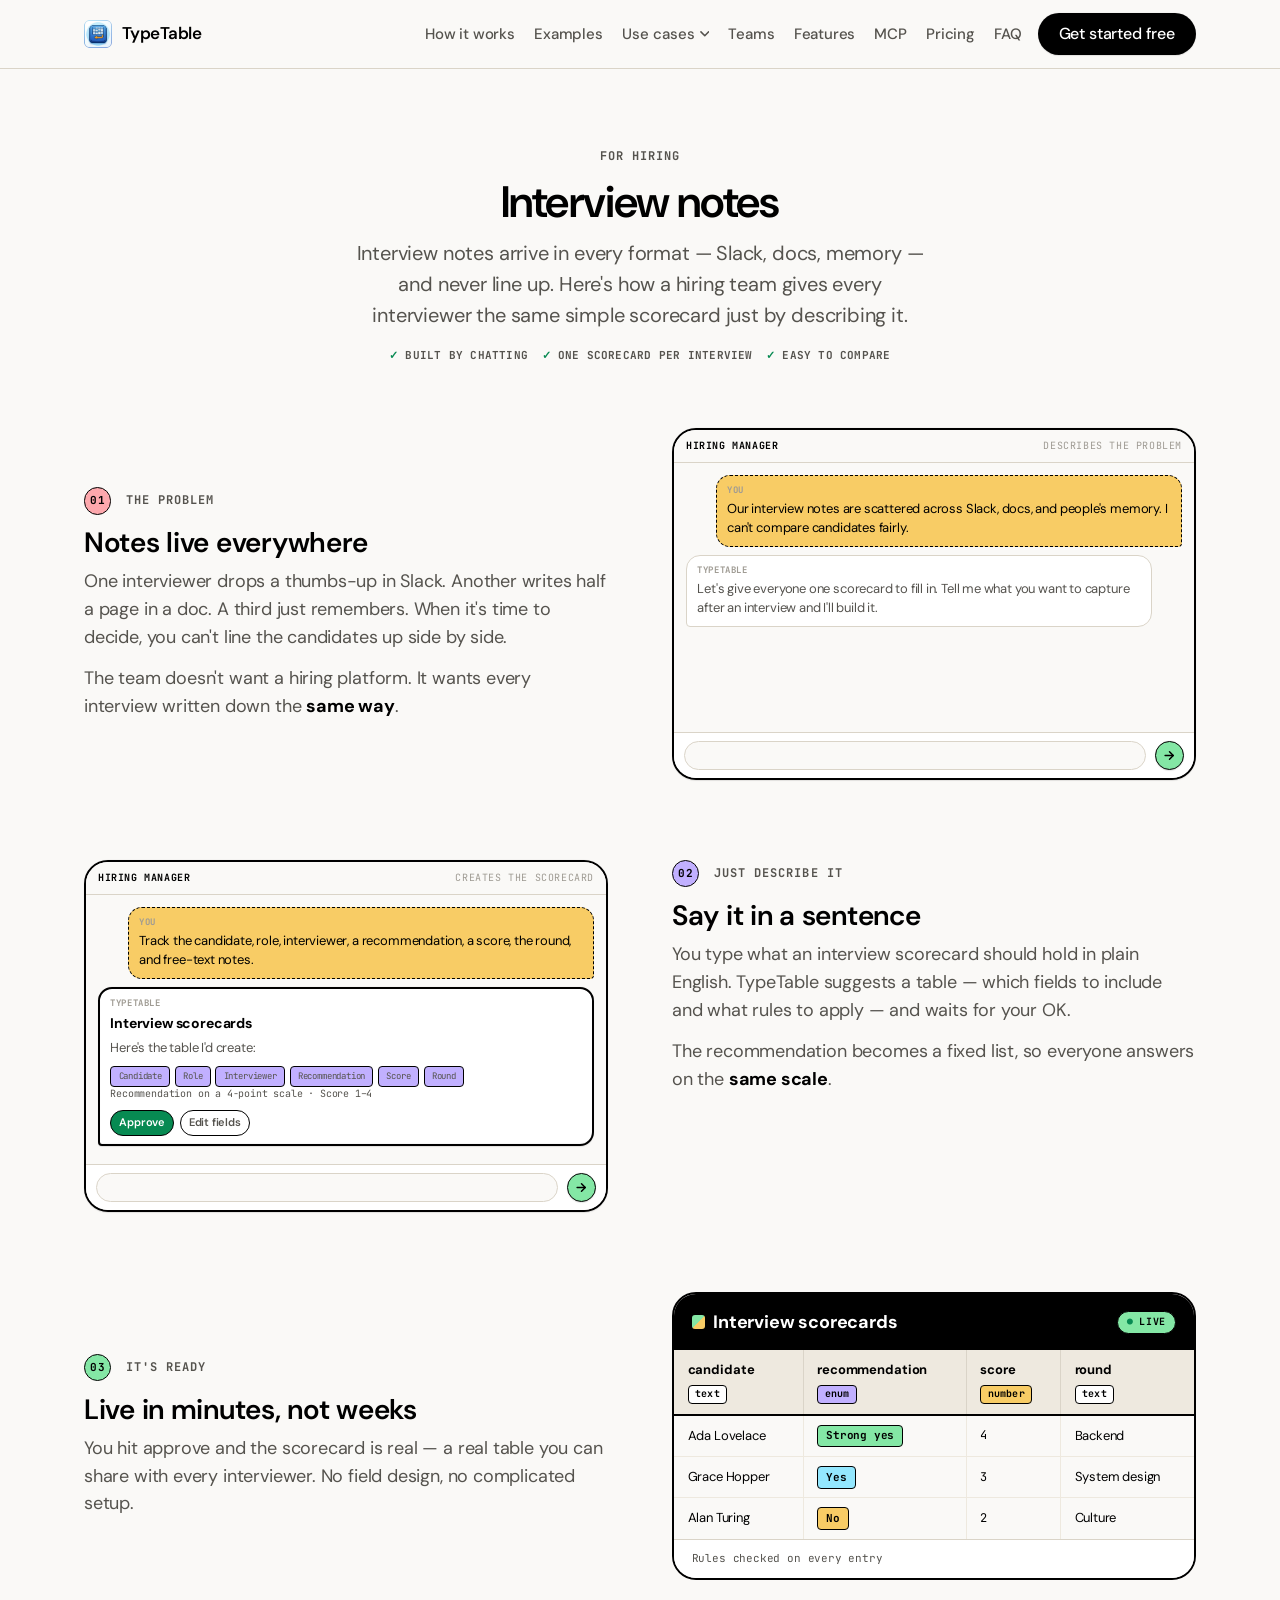
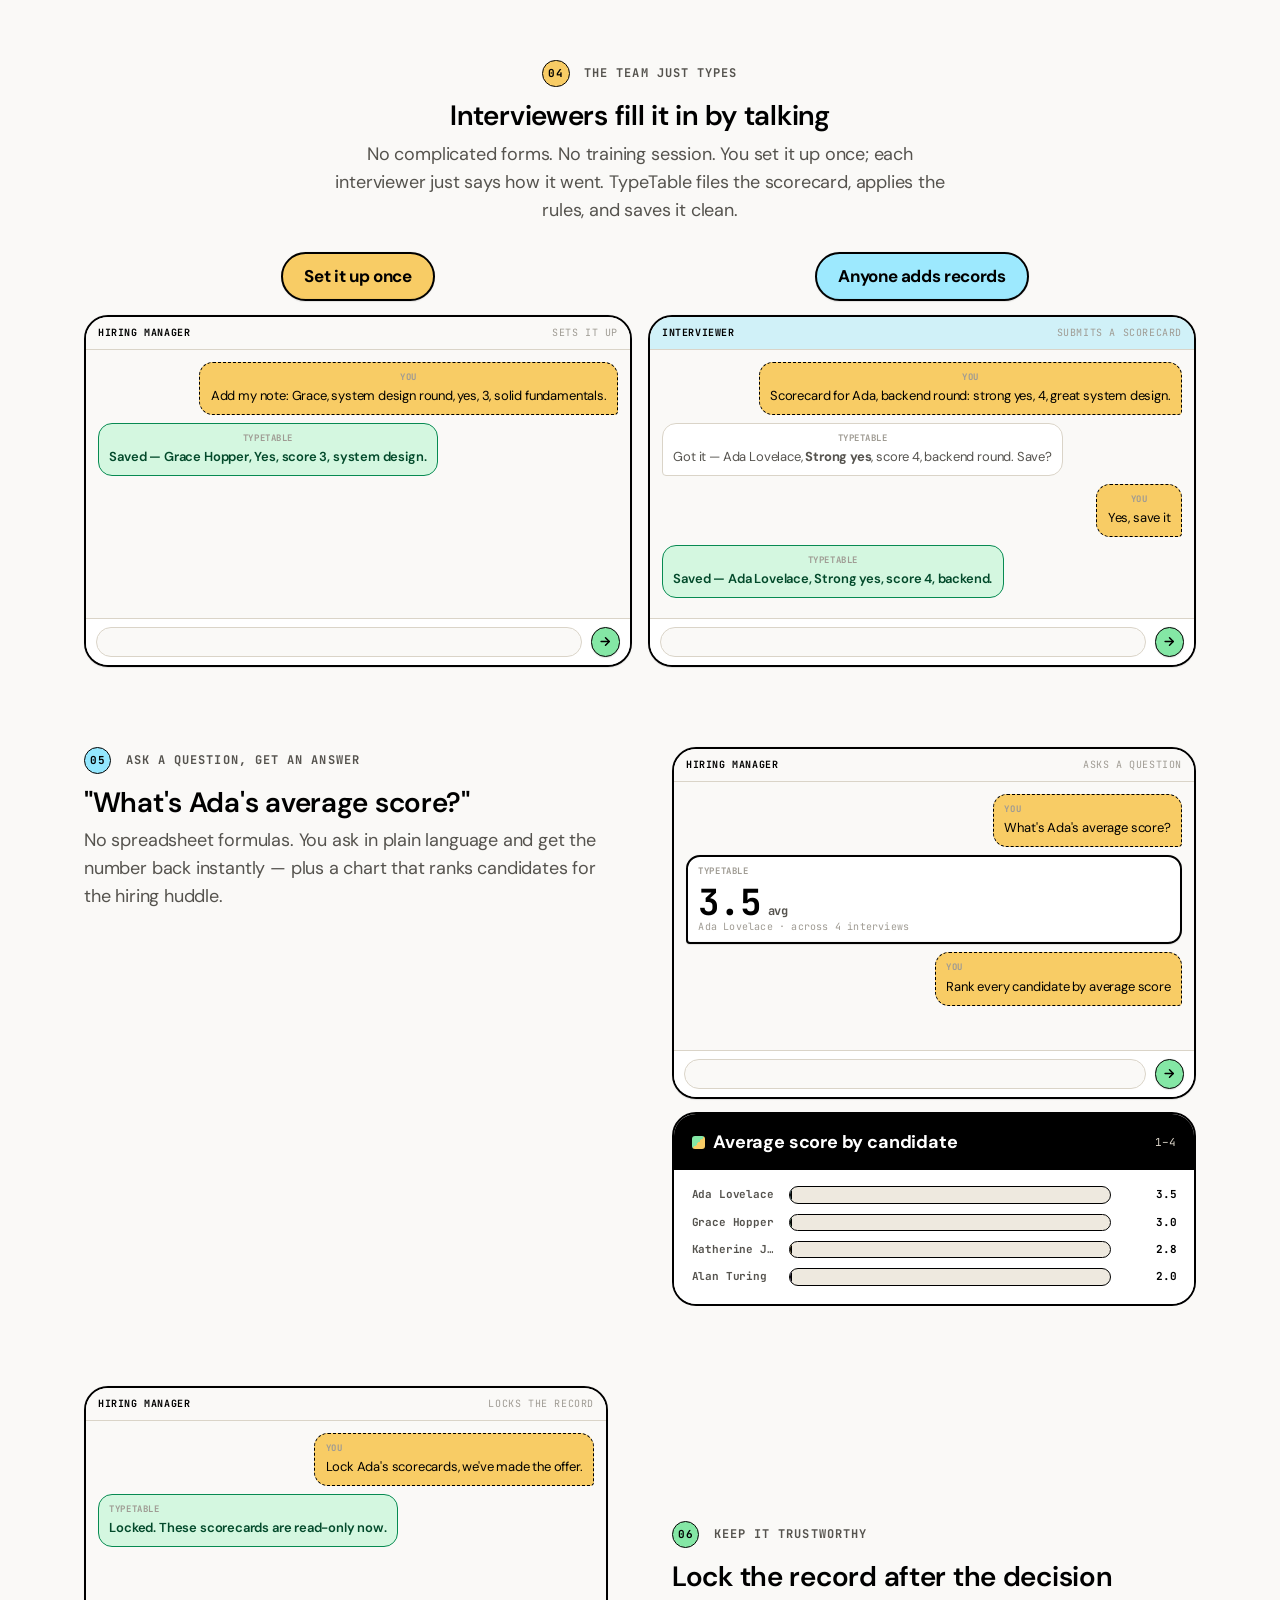
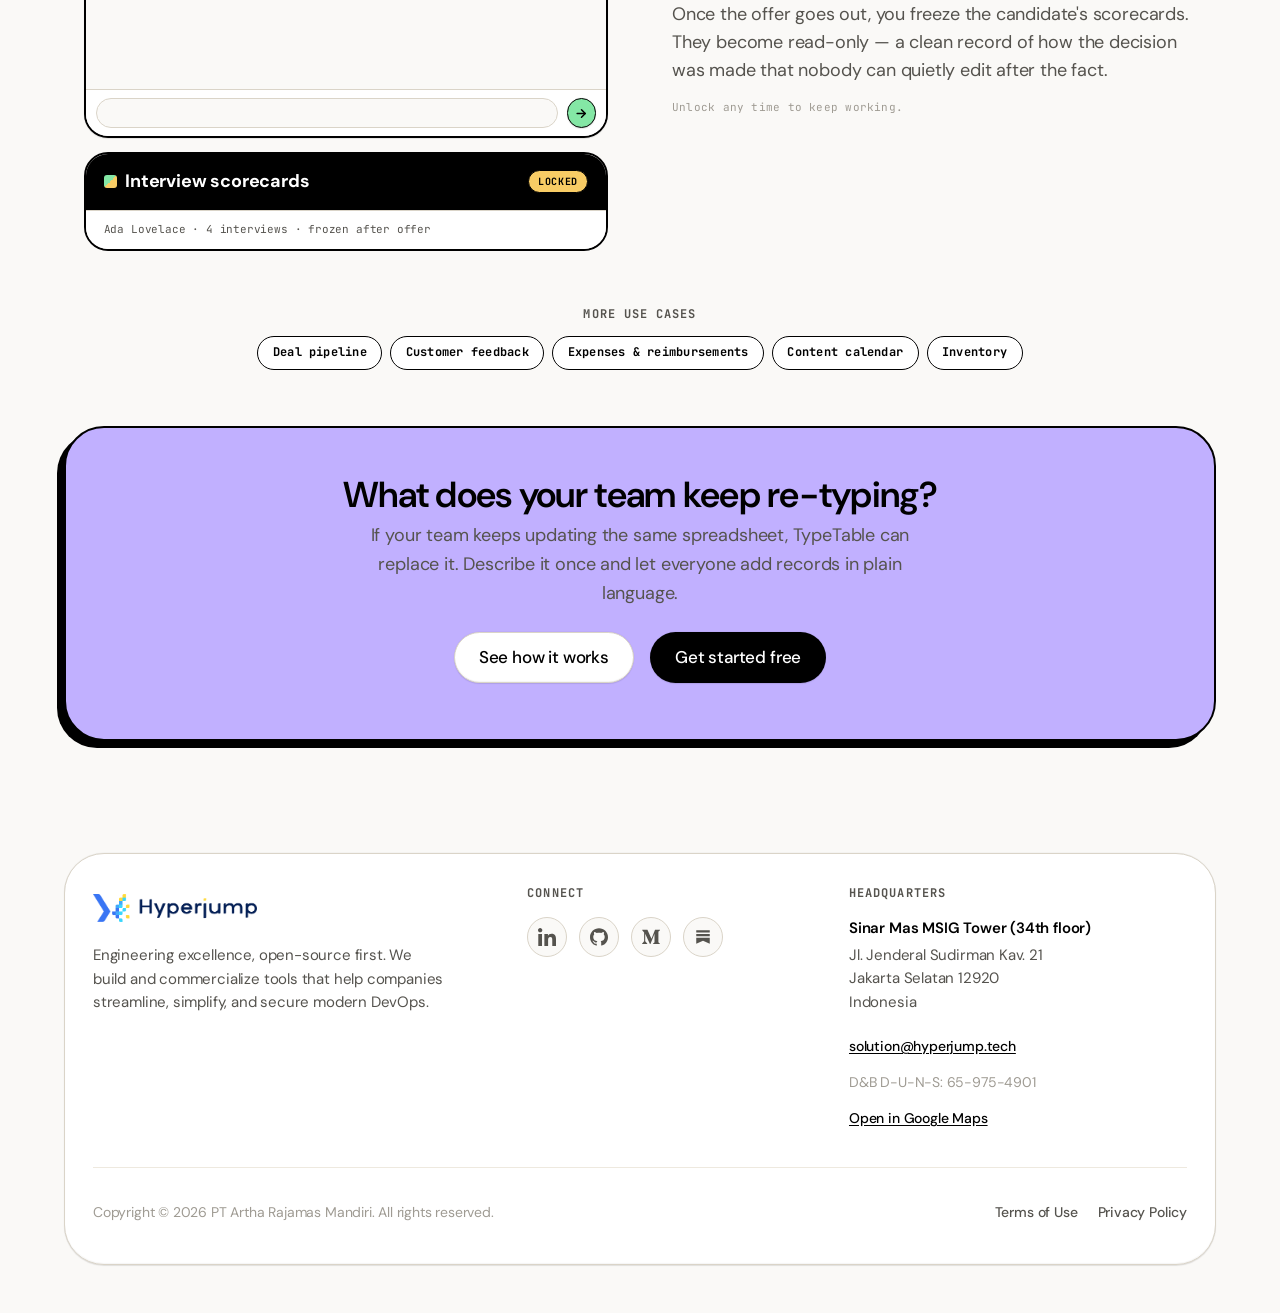
<file: src/use-cases/interview-scorecards.html>
<!doctype html>
<html lang="en">
  <head>
    <meta charset="UTF-8" />
    <meta name="viewport" content="width=device-width, initial-scale=1.0" />

    <!-- Google tag (gtag.js) -->
    <script async src="https://www.googletagmanager.com/gtag/js?id=G-8EHZSEJHJP"></script>
    <script>
      window.dataLayer = window.dataLayer || [];
      function gtag() {
        dataLayer.push(arguments);
      }
      gtag("js", new Date());

      gtag("config", "G-8EHZSEJHJP");
    </script>

    <title>Interview scorecard tracker — compare candidates fairly · TypeTable</title>
    <meta
      name="description"
      content="Interview notes arriving in every format and getting lost? Describe a scorecard once and TypeTable builds it — every interviewer uses the same simple scorecard and you compare candidates at a glance. Ready the same day."
    />
    <link rel="canonical" href="https://typetable.io/use-cases/interview-scorecards.html" />
    <meta property="og:type" content="article" />
    <meta property="og:site_name" content="TypeTable" />
    <meta property="og:title" content="Interview scorecard tracker — compare candidates fairly" />
    <meta
      property="og:description"
      content="Describe a scorecard once and TypeTable builds it. Every interviewer fills the same form; you compare candidates at a glance."
    />
    <meta property="og:url" content="https://typetable.io/use-cases/interview-scorecards.html" />
    <meta name="twitter:card" content="summary_large_image" />
    <meta name="twitter:title" content="Interview scorecard tracker — compare candidates fairly" />
    <meta
      name="twitter:description"
      content="Describe a scorecard once and TypeTable builds it. Every interviewer fills the same form; you compare candidates at a glance."
    />
    <link rel="preconnect" href="https://fonts.googleapis.com" />
    <link rel="preconnect" href="https://fonts.gstatic.com" crossorigin />
    <link
      href="https://fonts.googleapis.com/css2?family=DM+Sans:ital,opsz,wght@0,9..40,400;0,9..40,500;0,9..40,600;0,9..40,700;1,9..40,400&family=JetBrains+Mono:ital,wght@0,400;0,500;0,700;1,400&display=swap"
      rel="stylesheet"
    />
    <link rel="icon" href="../images/typetable-icon.webp" type="image/webp" />
    <link rel="apple-touch-icon" href="../images/typetable-icon.webp" />
    <link rel="stylesheet" href="../styles.css" />
    <script type="application/ld+json">
      {
        "@context": "https://schema.org",
        "@type": "BreadcrumbList",
        "itemListElement": [
          { "@type": "ListItem", "position": 1, "name": "Home", "item": "https://typetable.io/" },
          { "@type": "ListItem", "position": 2, "name": "Use cases", "item": "https://typetable.io/use-cases/" },
          { "@type": "ListItem", "position": 3, "name": "Interview notes", "item": "https://typetable.io/use-cases/interview-scorecards.html" }
        ]
      }
    </script>
  </head>
  <body class="page-use-cases">
    <a class="skip-link" href="#main">Skip to content</a>

    <header class="site-header" data-header>
      <div class="header-inner">
        <a href="../index.html" class="logo" aria-label="TypeTable home">
          <img
            class="logo-mark"
            src="../images/typetable-icon.webp"
            alt=""
            width="28"
            height="28"
          />
          TypeTable
        </a>
        <nav class="nav" aria-label="Primary">
          <a href="../index.html#how">How it works</a>
          <a href="../index.html#examples">Examples</a>
          <div class="nav-dropdown" data-dropdown>
            <button
              type="button"
              class="nav-dropdown-toggle"
              aria-expanded="false"
              aria-haspopup="true"
              data-dropdown-toggle
            >
              Use cases
              <svg class="nav-caret" viewBox="0 0 10 6" aria-hidden="true">
                <path
                  d="M1 1l4 4 4-4"
                  fill="none"
                  stroke="currentColor"
                  stroke-width="1.6"
                  stroke-linecap="round"
                  stroke-linejoin="round"
                />
              </svg>
            </button>
            <div class="nav-dropdown-menu" data-dropdown-menu>
              <a href="deal-pipeline.html"
                >Deal pipeline<span>Sales</span></a
              >
              <a href="customer-feedback.html"
                >Customer feedback<span>Product</span></a
              >
              <a href="expense-log.html"
                >Expenses &amp; reimbursements<span>Finance</span></a
              >
              <a href="interview-scorecards.html" aria-current="page"
                >Interview notes<span>Hiring</span></a
              >
              <a href="campaign-tracker.html"
                >Content calendar<span>Marketing</span></a
              >
              <a href="inventory-tracker.html"
                >Inventory<span>Operations</span></a
              >
            </div>
          </div>
          <a href="../index.html#teams">Teams</a>
          <a href="../index.html#features">Features</a>
          <a href="../mcp.html">MCP</a>
          <a href="../index.html#pricing">Pricing</a>
          <a href="../index.html#faq">FAQ</a>
        </nav>
        <div class="header-cta">
          <a
            href="https://app.typetable.io"
            class="btn btn-primary"
            target="_blank"
            rel="noopener noreferrer"
            >Get started free</a
          >
        </div>
        <button
          type="button"
          class="menu-toggle"
          aria-expanded="false"
          aria-controls="mobile-nav"
          data-menu-toggle
        >
          <span class="sr-only">Menu</span>
          <span class="menu-bar"></span>
          <span class="menu-bar"></span>
        </button>
      </div>
      <nav id="mobile-nav" class="mobile-nav" hidden data-mobile-nav>
        <a href="../index.html#how">How it works</a>
        <a href="../index.html#examples">Examples</a>
        <span class="mobile-nav-label">Use cases</span>
        <a class="mobile-nav-sub" href="deal-pipeline.html"
          >Deal pipeline</a
        >
        <a class="mobile-nav-sub" href="customer-feedback.html"
          >Customer feedback</a
        >
        <a class="mobile-nav-sub" href="expense-log.html"
          >Expenses &amp; reimbursements</a
        >
        <a class="mobile-nav-sub" href="interview-scorecards.html" aria-current="page"
          >Interview notes</a
        >
        <a class="mobile-nav-sub" href="campaign-tracker.html"
          >Content calendar</a
        >
        <a class="mobile-nav-sub" href="inventory-tracker.html">Inventory</a>
        <a href="../index.html#teams">Teams</a>
        <a href="../index.html#features">Features</a>
        <a href="../mcp.html">MCP</a>
        <a href="../index.html#pricing">Pricing</a>
        <a href="../index.html#faq">FAQ</a>
        <a
          href="https://app.typetable.io"
          class="btn btn-primary"
          target="_blank"
          rel="noopener noreferrer"
          >Get started free</a
        >
      </nav>
    </header>

    <main id="main">
      <section class="section uc-detail">
        <div class="section-head wrap">
          <p class="label">For Hiring</p>
          <h1>Interview notes</h1>
          <p class="lead">
            Interview notes arrive in every format — Slack, docs, memory — and
            never line up. Here's how a hiring team gives every interviewer the
            same simple scorecard just by describing it.
          </p>
          <ul class="uc-outcome uc-outcome--center">
            <li>Built by chatting</li>
            <li>One scorecard per interview</li>
            <li>Easy to compare</li>
          </ul>
        </div>

        <div class="uc-story wrap">
          <div class="uc-story-row uc-story-row--pom">
            <div class="uc-story-copy">
              <p class="uc-story-eyebrow">
                <span class="uc-story-step">01</span> The problem
              </p>
              <h3>Notes live everywhere</h3>
              <p>
                One interviewer drops a thumbs-up in Slack. Another writes half a
                page in a doc. A third just remembers. When it's time to decide,
                you can't line the candidates up side by side.
              </p>
              <p>
                The team doesn't want a hiring platform. It wants every interview
                written down the <strong>same way</strong>.
              </p>
            </div>
            <div class="uc-story-media">
              <div class="chat" aria-label="Describing the problem">
                <div class="chat-bar">
                  <strong>Hiring manager</strong>
                  <span>Describes the problem</span>
                </div>
                <div class="chat-thread">
                  <div class="chat-msg chat-msg--user">
                    <span class="chat-msg-label">You</span>
                    <p>
                      Our interview notes are scattered across Slack, docs, and
                      people's memory. I can't compare candidates fairly.
                    </p>
                  </div>
                  <div class="chat-msg chat-msg--bot">
                    <span class="chat-msg-label">TypeTable</span>
                    <p>
                      Let's give everyone one scorecard to fill in. Tell me what
                      you want to capture after an interview and I'll build it.
                    </p>
                  </div>
                </div>
                <div class="chat-input-fake" aria-hidden="true"></div>
              </div>
            </div>
          </div>

          <div class="uc-story-row uc-story-row--top uc-story-row--ube">
            <div class="uc-story-copy">
              <p class="uc-story-eyebrow">
                <span class="uc-story-step">02</span> Just describe it
              </p>
              <h3>Say it in a sentence</h3>
              <p>
                You type what an interview scorecard should hold in plain
                English. TypeTable suggests a table — which fields to include and what rules to
                apply — and waits for your OK.
              </p>
              <p>
                The recommendation becomes a fixed list, so everyone answers on
                the <strong>same scale</strong>.
              </p>
            </div>
            <div class="uc-story-media">
              <div class="chat chat--creator" aria-label="Creating the scorecard">
                <div class="chat-bar">
                  <strong>Hiring manager</strong>
                  <span>Creates the scorecard</span>
                </div>
                <div class="chat-thread">
                  <div class="chat-msg chat-msg--user">
                    <span class="chat-msg-label">You</span>
                    <p>
                      Track the candidate, role, interviewer, a recommendation, a
                      score, the round, and free-text notes.
                    </p>
                  </div>
                  <div class="chat-msg chat-msg--bot chat-msg--schema">
                    <span class="chat-msg-label">TypeTable</span>
                    <strong>Interview scorecards</strong>
                    <p>Here's the table I'd create:</p>
                    <ul class="chat-pills">
                      <li>Candidate</li>
                      <li>Role</li>
                      <li>Interviewer</li>
                      <li>Recommendation</li>
                      <li>Score</li>
                      <li>Round</li>
                    </ul>
                    <p class="chat-rule">
                      Recommendation on a 4-point scale · Score 1–4
                    </p>
                    <div class="chat-actions">
                      <span class="chat-chip chat-chip--primary">Approve</span>
                      <span class="chat-chip">Edit fields</span>
                    </div>
                  </div>
                </div>
                <div class="chat-input-fake" aria-hidden="true"></div>
              </div>
            </div>
          </div>

          <div class="uc-story-row uc-story-row--matcha">
            <div class="uc-story-copy">
              <p class="uc-story-eyebrow">
                <span class="uc-story-step">03</span> It's ready
              </p>
              <h3>Live in minutes, not weeks</h3>
              <p>
                You hit approve and the scorecard is real — a real table
                you can share with every interviewer. No field design, no complicated setup.
              </p>
            </div>
            <div class="uc-story-media">
              <div class="tt-result">
                <div class="tt-result-head">
                  <span class="tt-result-title">Interview scorecards</span>
                  <span class="tt-lock tt-lock--live">Live</span>
                </div>
                <div class="tt-scroll">
                  <table class="tt-table">
                    <thead>
                      <tr>
                        <th><span class="tt-col">candidate</span><span class="tt-type">text</span></th>
                        <th><span class="tt-col">recommendation</span><span class="tt-type tt-type--enum">enum</span></th>
                        <th><span class="tt-col">score</span><span class="tt-type tt-type--number">number</span></th>
                        <th><span class="tt-col">round</span><span class="tt-type">text</span></th>
                      </tr>
                    </thead>
                    <tbody>
                      <tr>
                        <td>Ada Lovelace</td>
                        <td><span class="tt-badge tt-badge--good">Strong yes</span></td>
                        <td class="tt-mono">4</td>
                        <td>Backend</td>
                      </tr>
                      <tr>
                        <td>Grace Hopper</td>
                        <td><span class="tt-badge tt-badge--cool">Yes</span></td>
                        <td class="tt-mono">3</td>
                        <td>System design</td>
                      </tr>
                      <tr>
                        <td>Alan Turing</td>
                        <td><span class="tt-badge tt-badge--warn">No</span></td>
                        <td class="tt-mono">2</td>
                        <td>Culture</td>
                      </tr>
                    </tbody>
                  </table>
                </div>
                <div class="tt-result-foot">
                  Rules checked on every entry
                </div>
              </div>
            </div>
          </div>

          <div class="uc-story-row uc-story-row--wide">
            <div class="uc-story-copy">
              <p class="uc-story-eyebrow">
                <span class="uc-story-step">04</span> The team just types
              </p>
              <h3>Interviewers fill it in by talking</h3>
              <p>
                No complicated forms. No training session. You set it up once; each interviewer just
                says how it went. TypeTable files the scorecard, applies the
                rules, and saves it clean.
              </p>
            </div>
            <div class="uc-story-media">
              <div class="use-case-chats">
                <div class="use-case-chat-col">
                  <span class="use-case-flow-badge use-case-flow-badge--create"
                    >Set it up once</span
                  >
                  <div class="chat chat--creator" aria-label="The team sets it up">
                    <div class="chat-bar">
                      <strong>Hiring manager</strong>
                      <span>Sets it up</span>
                    </div>
                    <div class="chat-thread">
                      <div class="chat-msg chat-msg--user">
                        <span class="chat-msg-label">You</span>
                        <p>
                          Add my note: Grace, system design round, yes, 3, solid
                          fundamentals.
                        </p>
                      </div>
                      <div class="chat-msg chat-msg--success">
                        <span class="chat-msg-label">TypeTable</span>
                        <p>Saved — Grace Hopper, Yes, score 3, system design.</p>
                      </div>
                    </div>
                    <div class="chat-input-fake" aria-hidden="true"></div>
                  </div>
                </div>
                <div class="use-case-chat-col">
                  <span class="use-case-flow-badge use-case-flow-badge--record"
                    >Anyone adds records</span
                  >
                  <div
                    class="chat chat--contributor"
                    aria-label="An interviewer submits a scorecard"
                  >
                    <div class="chat-bar">
                      <strong>Interviewer</strong>
                      <span>Submits a scorecard</span>
                    </div>
                    <div class="chat-thread">
                      <div class="chat-msg chat-msg--user">
                        <span class="chat-msg-label">You</span>
                        <p>
                          Scorecard for Ada, backend round: strong yes, 4, great
                          system design.
                        </p>
                      </div>
                      <div class="chat-msg chat-msg--bot">
                        <span class="chat-msg-label">TypeTable</span>
                        <p>
                          Got it — Ada Lovelace, <strong>Strong yes</strong>,
                          score 4, backend round. Save?
                        </p>
                      </div>
                      <div class="chat-msg chat-msg--user">
                        <span class="chat-msg-label">You</span>
                        <p>Yes, save it</p>
                      </div>
                      <div class="chat-msg chat-msg--success">
                        <span class="chat-msg-label">TypeTable</span>
                        <p>Saved — Ada Lovelace, Strong yes, score 4, backend.</p>
                      </div>
                    </div>
                    <div class="chat-input-fake" aria-hidden="true"></div>
                  </div>
                </div>
              </div>
            </div>
          </div>

          <div class="uc-story-row uc-story-row--top uc-story-row--slushie">
            <div class="uc-story-copy">
              <p class="uc-story-eyebrow">
                <span class="uc-story-step">05</span> Ask a question, get an answer
              </p>
              <h3>"What's Ada's average score?"</h3>
              <p>
                No spreadsheet formulas. You ask in plain language and get the
                number back instantly — plus a chart that ranks candidates for
                the hiring huddle.
              </p>
            </div>
            <div class="uc-story-media">
              <div class="chat" aria-label="Asking for a candidate's average score">
                <div class="chat-bar">
                  <strong>Hiring manager</strong>
                  <span>Asks a question</span>
                </div>
                <div class="chat-thread">
                  <div class="chat-msg chat-msg--user">
                    <span class="chat-msg-label">You</span>
                    <p>What's Ada's average score?</p>
                  </div>
                  <div class="chat-msg chat-msg--bot chat-msg--stat">
                    <span class="chat-msg-label">TypeTable</span>
                    <div class="chat-stat">
                      <span class="chat-stat-num">3.5</span>
                      <span class="chat-stat-unit">avg</span>
                    </div>
                    <p class="chat-stat-caption">
                      Ada Lovelace · across 4 interviews
                    </p>
                  </div>
                  <div class="chat-msg chat-msg--user">
                    <span class="chat-msg-label">You</span>
                    <p>Rank every candidate by average score</p>
                  </div>
                </div>
                <div class="chat-input-fake" aria-hidden="true"></div>
              </div>
              <div class="tt-result" style="margin-top: 0.85rem">
                <div class="tt-result-head">
                  <span class="tt-result-title">Average score by candidate</span>
                  <span class="tt-result-meta">1–4</span>
                </div>
                <div
                  class="tt-chart"
                  role="img"
                  aria-label="Average score by candidate: Ada Lovelace 3.5, Grace Hopper 3.0, Katherine Johnson 2.8, Alan Turing 2.0"
                >
                  <div class="tt-chart-row">
                    <span class="tt-chart-label">Ada Lovelace</span>
                    <span class="tt-chart-track"
                      ><span class="tt-chart-bar tt-chart-bar--cool" style="--val: 100%"></span
                    ></span>
                    <span class="tt-chart-val">3.5</span>
                  </div>
                  <div class="tt-chart-row">
                    <span class="tt-chart-label">Grace Hopper</span>
                    <span class="tt-chart-track"
                      ><span class="tt-chart-bar" style="--val: 86%"></span
                    ></span>
                    <span class="tt-chart-val">3.0</span>
                  </div>
                  <div class="tt-chart-row">
                    <span class="tt-chart-label">Katherine Johnson</span>
                    <span class="tt-chart-track"
                      ><span class="tt-chart-bar tt-chart-bar--number" style="--val: 80%"></span
                    ></span>
                    <span class="tt-chart-val">2.8</span>
                  </div>
                  <div class="tt-chart-row">
                    <span class="tt-chart-label">Alan Turing</span>
                    <span class="tt-chart-track"
                      ><span class="tt-chart-bar tt-chart-bar--enum" style="--val: 57%"></span
                    ></span>
                    <span class="tt-chart-val">2.0</span>
                  </div>
                </div>
              </div>
            </div>
          </div>

          <div class="uc-story-row uc-story-row--matcha">
            <div class="uc-story-copy">
              <p class="uc-story-eyebrow">
                <span class="uc-story-step">06</span> Keep it trustworthy
              </p>
              <h3>Lock the record after the decision</h3>
              <p>
                Once the offer goes out, you freeze the candidate's scorecards.
                They become read-only — a clean record of how the decision was
                made that nobody can quietly edit after the fact.
              </p>
              <p class="uc-story-note">Unlock any time to keep working.</p>
            </div>
            <div class="uc-story-media">
              <div class="chat" aria-label="Locking the scorecards">
                <div class="chat-bar">
                  <strong>Hiring manager</strong>
                  <span>Locks the record</span>
                </div>
                <div class="chat-thread">
                  <div class="chat-msg chat-msg--user">
                    <span class="chat-msg-label">You</span>
                    <p>Lock Ada's scorecards, we've made the offer.</p>
                  </div>
                  <div class="chat-msg chat-msg--success">
                    <span class="chat-msg-label">TypeTable</span>
                    <p>Locked. These scorecards are read-only now.</p>
                  </div>
                </div>
                <div class="chat-input-fake" aria-hidden="true"></div>
              </div>
              <div class="tt-result" style="margin-top: 0.85rem">
                <div class="tt-result-head">
                  <span class="tt-result-title">Interview scorecards</span>
                  <span class="tt-lock">Locked</span>
                </div>
                <div class="tt-result-foot">
                  Ada Lovelace · 4 interviews · frozen after offer
                </div>
              </div>
            </div>
          </div>
        </div>

        <div class="uc-more">
          <p class="label">More use cases</p>
          <nav class="uc-nav" aria-label="Other use cases">
            <a href="deal-pipeline.html">Deal pipeline</a>
            <a href="customer-feedback.html">Customer feedback</a>
            <a href="expense-log.html">Expenses &amp; reimbursements</a>
            <a href="campaign-tracker.html">Content calendar</a>
            <a href="inventory-tracker.html">Inventory</a>
          </nav>
        </div>

        <div class="uc-cta">
          <h2>What does your team keep re-typing?</h2>
          <p>
            If your team keeps updating the same spreadsheet, TypeTable can replace
            it. Describe it once and let everyone add records in plain language.
          </p>
          <a href="../index.html#how" class="btn btn-secondary btn-lg"
            >See how it works</a
          >
          <a
            href="https://app.typetable.io"
            class="btn btn-primary btn-lg"
            target="_blank"
            rel="noopener noreferrer"
            >Get started free</a
          >
        </div>
      </section>
    </main>

    <footer class="site-footer">
      <div class="footer-shell wrap">
        <div class="footer-grid">
          <div class="footer-brand">
            <a
              href="https://hyperjump.tech/en"
              class="footer-logo"
              target="_blank"
              rel="noopener noreferrer"
            >
              <img
                src="../images/hyperjump-logo.png"
                alt="Hyperjump"
                width="187"
                height="32"
              />
            </a>
            <p class="footer-tagline">
              Engineering excellence, open-source first. We build and
              commercialize tools that help companies streamline, simplify, and
              secure modern DevOps.
            </p>
          </div>

          <div class="footer-social">
            <p class="label">Connect</p>
            <nav class="footer-links" aria-label="Social media">
              <a
                href="https://www.linkedin.com/company/hyperjump"
                target="_blank"
                rel="noopener noreferrer"
                aria-label="LinkedIn"
              >
                <svg viewBox="0 0 16 16" fill="none" aria-hidden="true">
                  <path
                    d="M16 16V10.14C16 7.26 15.38 5.06 12.02 5.06C10.4 5.06 9.32 5.94 8.88 6.78H8.84V5.32H5.66V16H8.98V10.7C8.98 9.3 9.24 7.96 10.96 7.96C12.66 7.96 12.68 9.54 12.68 10.78V15.98H16V16ZM0.26 5.32H3.58V16H0.26V5.32ZM1.92 0C0.86 0 0 0.86 0 1.92C0 2.98 0.86 3.86 1.92 3.86C2.98 3.86 3.84 2.98 3.84 1.92C3.84 0.86 2.98 0 1.92 0Z"
                    fill="currentColor"
                  />
                </svg>
              </a>
              <a
                href="https://github.com/hyperjumptech"
                target="_blank"
                rel="noopener noreferrer"
                aria-label="GitHub"
              >
                <svg viewBox="0 0 20 20" fill="none" aria-hidden="true">
                  <path
                    d="M10 0.416504C4.475 0.416504 0 4.8165 0 10.2432C0 14.5857 2.865 18.2682 6.8375 19.5665C7.3375 19.659 7.52083 19.3548 7.52083 19.094C7.52083 18.8607 7.5125 18.2423 7.50833 17.4232C4.72667 18.0157 4.14 16.1048 4.14 16.1048C3.685 14.9707 3.0275 14.6673 3.0275 14.6673C2.12167 14.0582 3.0975 14.0707 3.0975 14.0707C4.10167 14.139 4.62917 15.0832 4.62917 15.0832C5.52083 16.5857 6.97 16.1515 7.54167 15.9007C7.63167 15.2648 7.88917 14.8323 8.175 14.5865C5.95417 14.3407 3.62 13.4957 3.62 9.73067C3.62 8.65817 4.0075 7.7815 4.64917 7.094C4.53667 6.84567 4.19917 5.8465 4.73667 4.49317C4.73667 4.49317 5.57417 4.22984 7.48667 5.50067C8.28667 5.28234 9.13667 5.174 9.98667 5.169C10.8367 5.174 11.6867 5.28234 12.4867 5.50067C14.3867 4.22984 15.2242 4.49317 15.2242 4.49317C15.7617 5.8465 15.4242 6.84567 15.3242 7.094C15.9617 7.7815 16.3492 8.65817 16.3492 9.73067C16.3492 13.5057 14.0117 14.3365 11.7867 14.5782C12.1367 14.8732 12.4617 15.4757 12.4617 16.3965C12.4617 17.7115 12.4492 18.7682 12.4492 19.0873C12.4492 19.3448 12.6242 19.6523 13.1367 19.554C17.1375 18.264 20 14.579 20 10.2432C20 4.8165 15.5225 0.416504 10 0.416504Z"
                    fill="currentColor"
                  />
                </svg>
              </a>
              <a
                href="https://medium.com/hyperjump-tech"
                target="_blank"
                rel="noopener noreferrer"
                aria-label="Medium"
              >
                <svg viewBox="0 0 16 16" fill="none" aria-hidden="true">
                  <path
                    d="M14.7233 3.15517L16 1.93384V1.6665H11.5773L8.42533 9.51184L4.83933 1.6665H0.202V1.93384L1.69333 3.72917C1.83867 3.86184 1.91467 4.05584 1.89533 4.25117V11.3065C1.94133 11.5605 1.85867 11.8218 1.68 12.0065L0 14.0425V14.3065H4.76333V14.0392L3.08333 12.0065C2.99341 11.9156 2.92574 11.8051 2.88561 11.6836C2.84548 11.5622 2.83397 11.4331 2.852 11.3065V5.20384L7.03333 14.3098H7.51933L11.1147 5.20384V12.4578C11.1147 12.6492 11.1147 12.6885 10.9893 12.8138L9.696 14.0652V14.3332H15.9707V14.0658L14.724 12.8452C14.67 12.8045 14.6282 12.7498 14.603 12.6871C14.5779 12.6243 14.5704 12.5559 14.5813 12.4892V3.51117C14.5702 3.44452 14.5775 3.37608 14.6025 3.31331C14.6276 3.25054 14.6694 3.19584 14.7233 3.15517Z"
                    fill="currentColor"
                  />
                </svg>
              </a>
              <a
                href="https://hyperjump.substack.com"
                target="_blank"
                rel="noopener noreferrer"
                aria-label="Substack"
              >
                <svg viewBox="0 0 24 24" fill="none" aria-hidden="true">
                  <path
                    d="M3 3h18v3H3V3zm0 5h18v3H3V8zm0 5h18v8l-9-4-9 4v-8z"
                    fill="currentColor"
                  />
                </svg>
              </a>
            </nav>
          </div>

          <div class="footer-contact">
            <p class="label">Headquarters</p>
            <address class="footer-address">
              <strong>Sinar Mas MSIG Tower (34th floor)</strong>
              Jl. Jenderal Sudirman Kav. 21<br />
              Jakarta Selatan 12920<br />
              Indonesia
            </address>
            <p class="footer-meta">
              <a href="mailto:solution@hyperjump.tech"
                >solution@hyperjump.tech</a
              >
            </p>
            <p class="footer-meta">D&amp;B D-U-N-S: 65-975-4901</p>
            <p class="footer-meta">
              <a
                href="https://maps.app.goo.gl/Dew762WwKLruRYGC9"
                target="_blank"
                rel="noopener noreferrer"
                >Open in Google Maps</a
              >
            </p>
          </div>
        </div>

        <div class="footer-bottom">
          <div class="footer-bottom-inner">
            <p>
              Copyright © 2026 PT Artha Rajamas Mandiri. All rights reserved.
            </p>
            <nav class="footer-legal" aria-label="Legal">
              <a href="/terms/">Terms of Use</a>
              <a href="/privacy/">Privacy Policy</a>
            </nav>
          </div>
        </div>
      </div>
    </footer>

    <script src="../main.js"></script>
  </body>
</html>
</file>
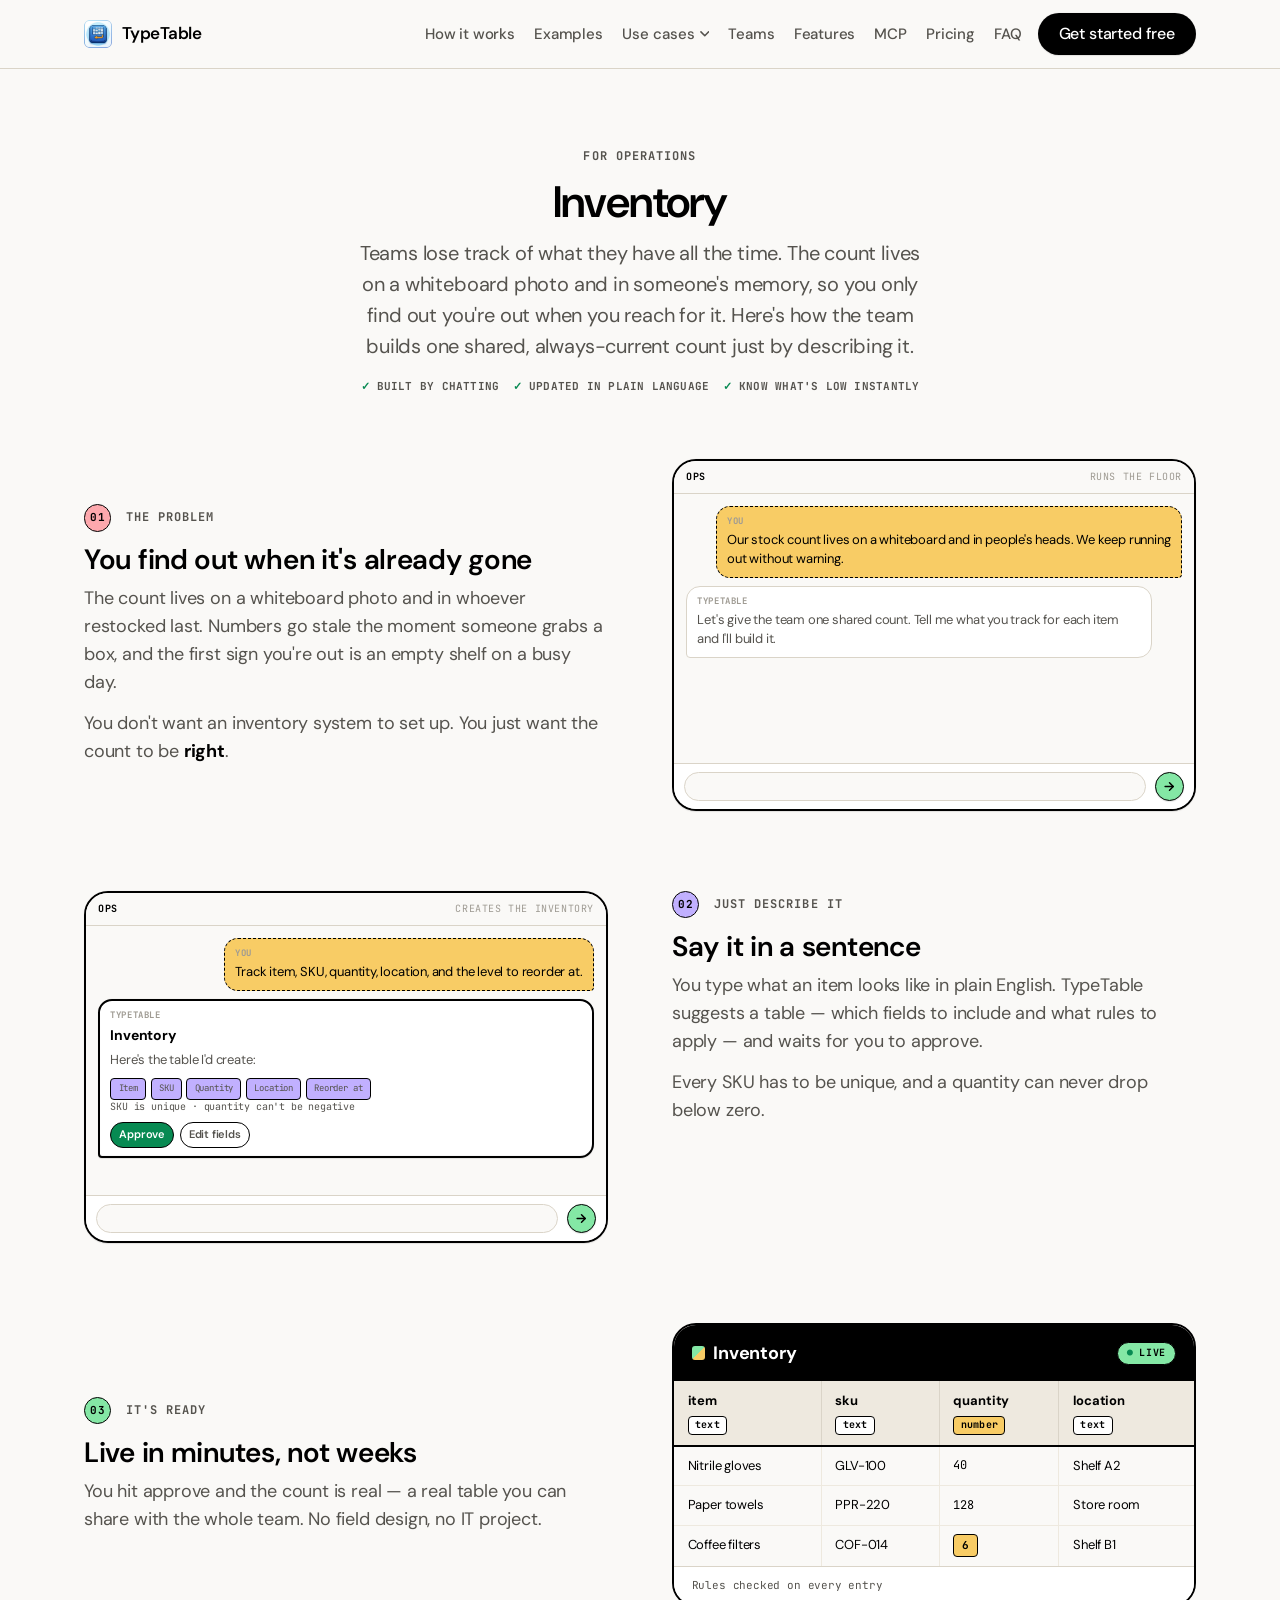
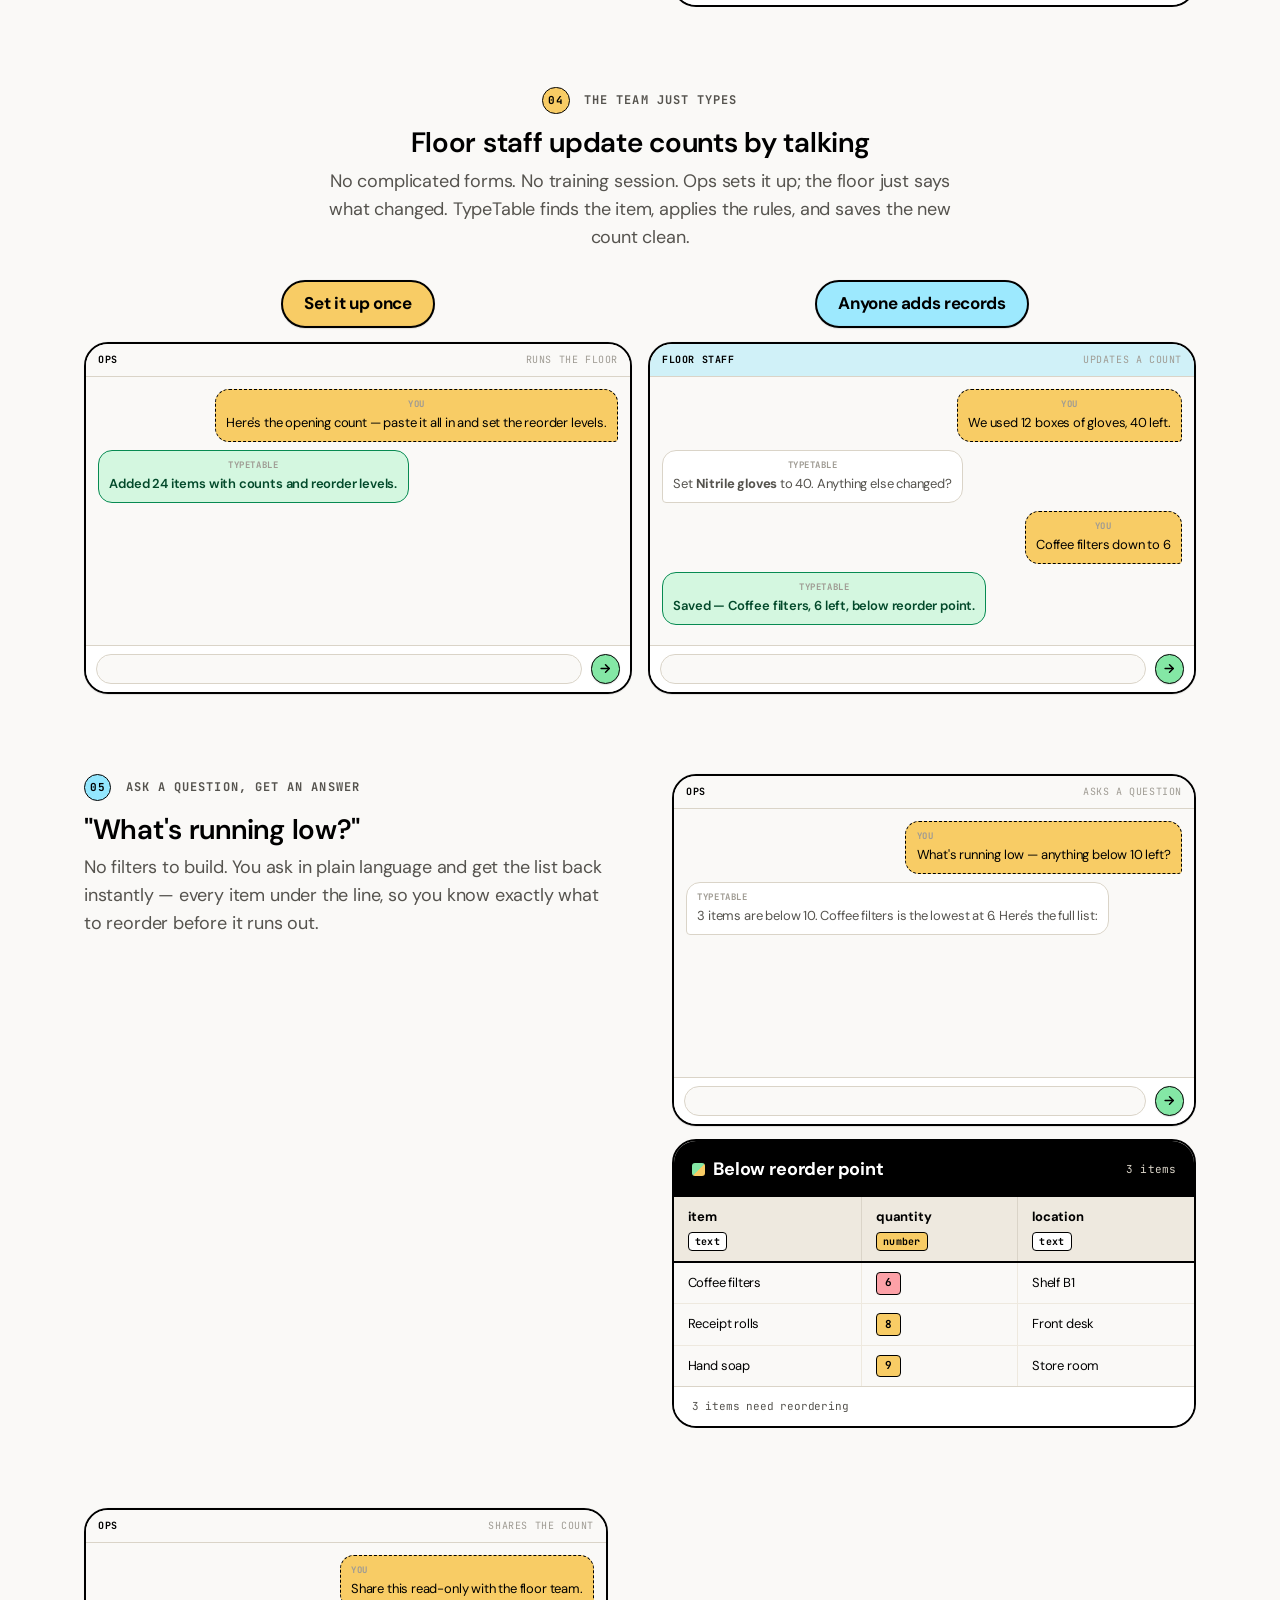
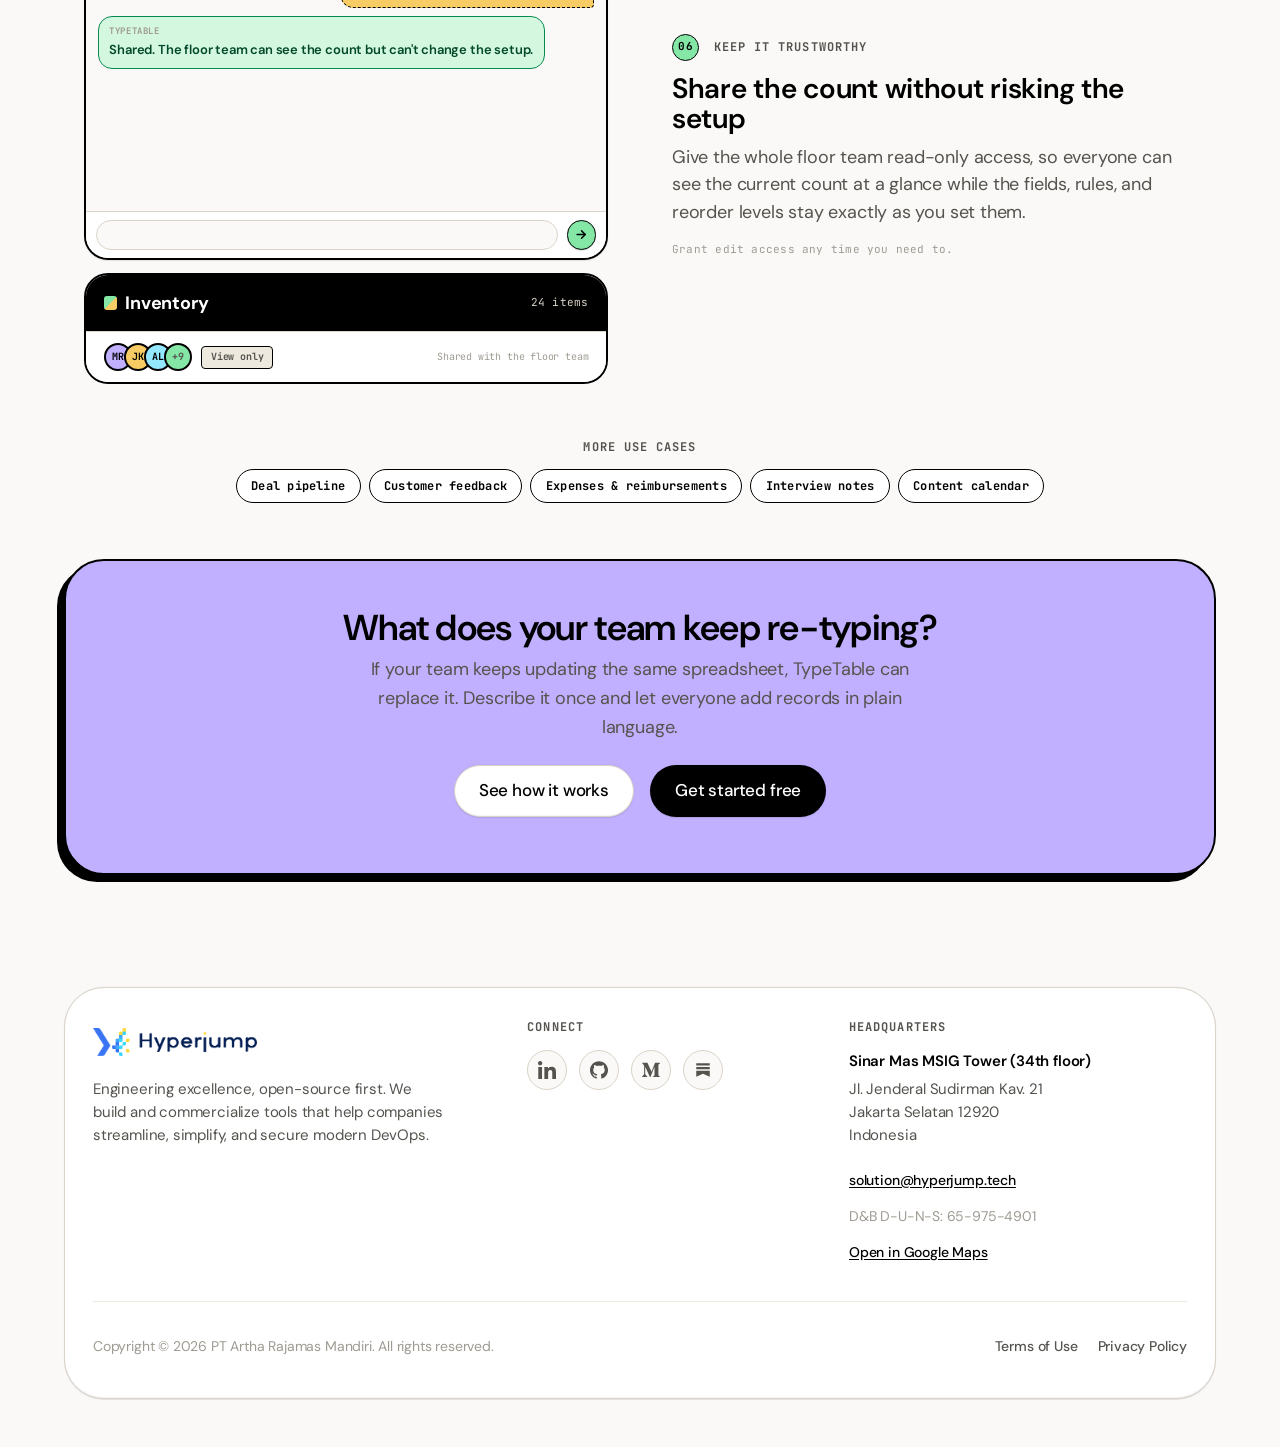
<file: src/use-cases/inventory-tracker.html>
<!doctype html>
<html lang="en">
  <head>
    <meta charset="UTF-8" />
    <meta name="viewport" content="width=device-width, initial-scale=1.0" />

    <!-- Google tag (gtag.js) -->
    <script async src="https://www.googletagmanager.com/gtag/js?id=G-8EHZSEJHJP"></script>
    <script>
      window.dataLayer = window.dataLayer || [];
      function gtag() {
        dataLayer.push(arguments);
      }
      gtag("js", new Date());

      gtag("config", "G-8EHZSEJHJP");
    </script>

    <title>Inventory tracker — always know what's running low · TypeTable</title>
    <meta
      name="description"
      content="Stock counts stuck on a whiteboard and in someone's memory, so you keep running out? Describe an inventory table once and TypeTable builds it — the team updates counts in plain language and you ask what's running low in a sentence. Ready the same day."
    />
    <link rel="canonical" href="https://typetable.io/use-cases/inventory-tracker.html" />
    <meta property="og:type" content="article" />
    <meta property="og:site_name" content="TypeTable" />
    <meta property="og:title" content="Inventory tracker — always know what's running low" />
    <meta
      property="og:description"
      content="Describe an inventory table once and TypeTable builds it. The team updates counts in plain language; you ask what's running low in a sentence."
    />
    <meta property="og:url" content="https://typetable.io/use-cases/inventory-tracker.html" />
    <meta name="twitter:card" content="summary_large_image" />
    <meta name="twitter:title" content="Inventory tracker — always know what's running low" />
    <meta
      name="twitter:description"
      content="Describe an inventory table once and TypeTable builds it. The team updates counts in plain language; you ask what's running low in a sentence."
    />
    <link rel="preconnect" href="https://fonts.googleapis.com" />
    <link rel="preconnect" href="https://fonts.gstatic.com" crossorigin />
    <link
      href="https://fonts.googleapis.com/css2?family=DM+Sans:ital,opsz,wght@0,9..40,400;0,9..40,500;0,9..40,600;0,9..40,700;1,9..40,400&family=JetBrains+Mono:ital,wght@0,400;0,500;0,700;1,400&display=swap"
      rel="stylesheet"
    />
    <link rel="icon" href="../images/typetable-icon.webp" type="image/webp" />
    <link rel="apple-touch-icon" href="../images/typetable-icon.webp" />
    <link rel="stylesheet" href="../styles.css" />
    <script type="application/ld+json">
      {
        "@context": "https://schema.org",
        "@type": "BreadcrumbList",
        "itemListElement": [
          { "@type": "ListItem", "position": 1, "name": "Home", "item": "https://typetable.io/" },
          { "@type": "ListItem", "position": 2, "name": "Use cases", "item": "https://typetable.io/use-cases/" },
          { "@type": "ListItem", "position": 3, "name": "Inventory", "item": "https://typetable.io/use-cases/inventory-tracker.html" }
        ]
      }
    </script>
  </head>
  <body class="page-use-cases">
    <a class="skip-link" href="#main">Skip to content</a>

    <header class="site-header" data-header>
      <div class="header-inner">
        <a href="../index.html" class="logo" aria-label="TypeTable home">
          <img
            class="logo-mark"
            src="../images/typetable-icon.webp"
            alt=""
            width="28"
            height="28"
          />
          TypeTable
        </a>
        <nav class="nav" aria-label="Primary">
          <a href="../index.html#how">How it works</a>
          <a href="../index.html#examples">Examples</a>
          <div class="nav-dropdown" data-dropdown>
            <button
              type="button"
              class="nav-dropdown-toggle"
              aria-expanded="false"
              aria-haspopup="true"
              data-dropdown-toggle
            >
              Use cases
              <svg class="nav-caret" viewBox="0 0 10 6" aria-hidden="true">
                <path
                  d="M1 1l4 4 4-4"
                  fill="none"
                  stroke="currentColor"
                  stroke-width="1.6"
                  stroke-linecap="round"
                  stroke-linejoin="round"
                />
              </svg>
            </button>
            <div class="nav-dropdown-menu" data-dropdown-menu>
              <a href="deal-pipeline.html"
                >Deal pipeline<span>Sales</span></a
              >
              <a href="customer-feedback.html"
                >Customer feedback<span>Product</span></a
              >
              <a href="expense-log.html"
                >Expenses &amp; reimbursements<span>Finance</span></a
              >
              <a href="interview-scorecards.html"
                >Interview notes<span>Hiring</span></a
              >
              <a href="campaign-tracker.html"
                >Content calendar<span>Marketing</span></a
              >
              <a href="inventory-tracker.html" aria-current="page"
                >Inventory<span>Operations</span></a
              >
            </div>
          </div>
          <a href="../index.html#teams">Teams</a>
          <a href="../index.html#features">Features</a>
          <a href="../mcp.html">MCP</a>
          <a href="../index.html#pricing">Pricing</a>
          <a href="../index.html#faq">FAQ</a>
        </nav>
        <div class="header-cta">
          <a
            href="https://app.typetable.io"
            class="btn btn-primary"
            target="_blank"
            rel="noopener noreferrer"
            >Get started free</a
          >
        </div>
        <button
          type="button"
          class="menu-toggle"
          aria-expanded="false"
          aria-controls="mobile-nav"
          data-menu-toggle
        >
          <span class="sr-only">Menu</span>
          <span class="menu-bar"></span>
          <span class="menu-bar"></span>
        </button>
      </div>
      <nav id="mobile-nav" class="mobile-nav" hidden data-mobile-nav>
        <a href="../index.html#how">How it works</a>
        <a href="../index.html#examples">Examples</a>
        <span class="mobile-nav-label">Use cases</span>
        <a class="mobile-nav-sub" href="deal-pipeline.html"
          >Deal pipeline</a
        >
        <a class="mobile-nav-sub" href="customer-feedback.html"
          >Customer feedback</a
        >
        <a class="mobile-nav-sub" href="expense-log.html"
          >Expenses &amp; reimbursements</a
        >
        <a class="mobile-nav-sub" href="interview-scorecards.html"
          >Interview notes</a
        >
        <a class="mobile-nav-sub" href="campaign-tracker.html"
          >Content calendar</a
        >
        <a class="mobile-nav-sub" href="inventory-tracker.html" aria-current="page">Inventory</a>
        <a href="../index.html#teams">Teams</a>
        <a href="../index.html#features">Features</a>
        <a href="../mcp.html">MCP</a>
        <a href="../index.html#pricing">Pricing</a>
        <a href="../index.html#faq">FAQ</a>
        <a
          href="https://app.typetable.io"
          class="btn btn-primary"
          target="_blank"
          rel="noopener noreferrer"
          >Get started free</a
        >
      </nav>
    </header>

    <main id="main">
      <section class="section uc-detail">
        <div class="section-head wrap">
          <p class="label">For Operations</p>
          <h1>Inventory</h1>
          <p class="lead">
            Teams lose track of what they have all the time. The count lives on
            a whiteboard photo and in someone's memory, so you only find out
            you're out when you reach for it. Here's how the team builds one
            shared, always-current count just by describing it.
          </p>
          <ul class="uc-outcome uc-outcome--center">
            <li>Built by chatting</li>
            <li>Updated in plain language</li>
            <li>Know what's low instantly</li>
          </ul>
        </div>

        <div class="uc-story wrap">
          <div class="uc-story-row uc-story-row--pom">
            <div class="uc-story-copy">
              <p class="uc-story-eyebrow">
                <span class="uc-story-step">01</span> The problem
              </p>
              <h3>You find out when it's already gone</h3>
              <p>
                The count lives on a whiteboard photo and in whoever restocked
                last. Numbers go stale the moment someone grabs a box, and the
                first sign you're out is an empty shelf on a busy day.
              </p>
              <p>
                You don't want an inventory system to set up. You just want the
                count to be <strong>right</strong>.
              </p>
            </div>
            <div class="uc-story-media">
              <div class="chat" aria-label="Describing the problem">
                <div class="chat-bar">
                  <strong>Ops</strong>
                  <span>Runs the floor</span>
                </div>
                <div class="chat-thread">
                  <div class="chat-msg chat-msg--user">
                    <span class="chat-msg-label">You</span>
                    <p>
                      Our stock count lives on a whiteboard and in people's
                      heads. We keep running out without warning.
                    </p>
                  </div>
                  <div class="chat-msg chat-msg--bot">
                    <span class="chat-msg-label">TypeTable</span>
                    <p>
                      Let's give the team one shared count. Tell me what you
                      track for each item and I'll build it.
                    </p>
                  </div>
                </div>
                <div class="chat-input-fake" aria-hidden="true"></div>
              </div>
            </div>
          </div>

          <div class="uc-story-row uc-story-row--top uc-story-row--ube">
            <div class="uc-story-copy">
              <p class="uc-story-eyebrow">
                <span class="uc-story-step">02</span> Just describe it
              </p>
              <h3>Say it in a sentence</h3>
              <p>
                You type what an item looks like in plain English. TypeTable
                suggests a table — which fields to include and what rules to apply — and
                waits for you to approve.
              </p>
              <p>
                Every SKU has to be unique, and a quantity can never drop below
                zero.
              </p>
            </div>
            <div class="uc-story-media">
              <div class="chat chat--creator" aria-label="Creating the inventory">
                <div class="chat-bar">
                  <strong>Ops</strong>
                  <span>Creates the inventory</span>
                </div>
                <div class="chat-thread">
                  <div class="chat-msg chat-msg--user">
                    <span class="chat-msg-label">You</span>
                    <p>
                      Track item, SKU, quantity, location, and the level to
                      reorder at.
                    </p>
                  </div>
                  <div class="chat-msg chat-msg--bot chat-msg--schema">
                    <span class="chat-msg-label">TypeTable</span>
                    <strong>Inventory</strong>
                    <p>Here's the table I'd create:</p>
                    <ul class="chat-pills">
                      <li>Item</li>
                      <li>SKU</li>
                      <li>Quantity</li>
                      <li>Location</li>
                      <li>Reorder at</li>
                    </ul>
                    <p class="chat-rule">
                      SKU is unique · quantity can't be negative
                    </p>
                    <div class="chat-actions">
                      <span class="chat-chip chat-chip--primary">Approve</span>
                      <span class="chat-chip">Edit fields</span>
                    </div>
                  </div>
                </div>
                <div class="chat-input-fake" aria-hidden="true"></div>
              </div>
            </div>
          </div>

          <div class="uc-story-row uc-story-row--matcha">
            <div class="uc-story-copy">
              <p class="uc-story-eyebrow">
                <span class="uc-story-step">03</span> It's ready
              </p>
              <h3>Live in minutes, not weeks</h3>
              <p>
                You hit approve and the count is real — a real table you
                can share with the whole team. No field design, no IT project.
              </p>
            </div>
            <div class="uc-story-media">
              <div class="tt-result">
                <div class="tt-result-head">
                  <span class="tt-result-title">Inventory</span>
                  <span class="tt-lock tt-lock--live">Live</span>
                </div>
                <div class="tt-scroll">
                  <table class="tt-table">
                    <thead>
                      <tr>
                        <th><span class="tt-col">item</span><span class="tt-type">text</span></th>
                        <th><span class="tt-col">sku</span><span class="tt-type">text</span></th>
                        <th><span class="tt-col">quantity</span><span class="tt-type tt-type--number">number</span></th>
                        <th><span class="tt-col">location</span><span class="tt-type">text</span></th>
                      </tr>
                    </thead>
                    <tbody>
                      <tr>
                        <td>Nitrile gloves</td>
                        <td>GLV-100</td>
                        <td class="tt-mono">40</td>
                        <td>Shelf A2</td>
                      </tr>
                      <tr>
                        <td>Paper towels</td>
                        <td>PPR-220</td>
                        <td class="tt-mono">128</td>
                        <td>Store room</td>
                      </tr>
                      <tr>
                        <td>Coffee filters</td>
                        <td>COF-014</td>
                        <td class="tt-mono"><span class="tt-badge tt-badge--warn">6</span></td>
                        <td>Shelf B1</td>
                      </tr>
                    </tbody>
                  </table>
                </div>
                <div class="tt-result-foot">
                  Rules checked on every entry
                </div>
              </div>
            </div>
          </div>

          <div class="uc-story-row uc-story-row--wide">
            <div class="uc-story-copy">
              <p class="uc-story-eyebrow">
                <span class="uc-story-step">04</span> The team just types
              </p>
              <h3>Floor staff update counts by talking</h3>
              <p>
                No complicated forms. No training session. Ops sets it up; the floor just says what
                changed. TypeTable finds the item, applies the rules, and saves
                the new count clean.
              </p>
            </div>
            <div class="uc-story-media">
              <div class="use-case-chats">
                <div class="use-case-chat-col">
                  <span class="use-case-flow-badge use-case-flow-badge--create"
                    >Set it up once</span
                  >
                  <div class="chat chat--creator" aria-label="Ops sets it up">
                    <div class="chat-bar">
                      <strong>Ops</strong>
                      <span>Runs the floor</span>
                    </div>
                    <div class="chat-thread">
                      <div class="chat-msg chat-msg--user">
                        <span class="chat-msg-label">You</span>
                        <p>
                          Here's the opening count — paste it all in and set the
                          reorder levels.
                        </p>
                      </div>
                      <div class="chat-msg chat-msg--success">
                        <span class="chat-msg-label">TypeTable</span>
                        <p>Added 24 items with counts and reorder levels.</p>
                      </div>
                    </div>
                    <div class="chat-input-fake" aria-hidden="true"></div>
                  </div>
                </div>
                <div class="use-case-chat-col">
                  <span class="use-case-flow-badge use-case-flow-badge--record"
                    >Anyone adds records</span
                  >
                  <div
                    class="chat chat--contributor"
                    aria-label="Floor staff update a count"
                  >
                    <div class="chat-bar">
                      <strong>Floor staff</strong>
                      <span>Updates a count</span>
                    </div>
                    <div class="chat-thread">
                      <div class="chat-msg chat-msg--user">
                        <span class="chat-msg-label">You</span>
                        <p>We used 12 boxes of gloves, 40 left.</p>
                      </div>
                      <div class="chat-msg chat-msg--bot">
                        <span class="chat-msg-label">TypeTable</span>
                        <p>
                          Set <strong>Nitrile gloves</strong> to 40. Anything
                          else changed?
                        </p>
                      </div>
                      <div class="chat-msg chat-msg--user">
                        <span class="chat-msg-label">You</span>
                        <p>Coffee filters down to 6</p>
                      </div>
                      <div class="chat-msg chat-msg--success">
                        <span class="chat-msg-label">TypeTable</span>
                        <p>Saved — Coffee filters, 6 left, below reorder point.</p>
                      </div>
                    </div>
                    <div class="chat-input-fake" aria-hidden="true"></div>
                  </div>
                </div>
              </div>
            </div>
          </div>

          <div class="uc-story-row uc-story-row--top uc-story-row--slushie">
            <div class="uc-story-copy">
              <p class="uc-story-eyebrow">
                <span class="uc-story-step">05</span> Ask a question, get an answer
              </p>
              <h3>"What's running low?"</h3>
              <p>
                No filters to build. You ask in plain language and get the list
                back instantly — every item under the line, so you know exactly
                what to reorder before it runs out.
              </p>
            </div>
            <div class="uc-story-media">
              <div class="chat" aria-label="Asking what is running low">
                <div class="chat-bar">
                  <strong>Ops</strong>
                  <span>Asks a question</span>
                </div>
                <div class="chat-thread">
                  <div class="chat-msg chat-msg--user">
                    <span class="chat-msg-label">You</span>
                    <p>What's running low — anything below 10 left?</p>
                  </div>
                  <div class="chat-msg chat-msg--bot">
                    <span class="chat-msg-label">TypeTable</span>
                    <p>
                      3 items are below 10. Coffee filters is the lowest at 6.
                      Here's the full list:
                    </p>
                  </div>
                </div>
                <div class="chat-input-fake" aria-hidden="true"></div>
              </div>
              <div class="tt-result" style="margin-top: 0.85rem">
                <div class="tt-result-head">
                  <span class="tt-result-title">Below reorder point</span>
                  <span class="tt-result-meta">3 items</span>
                </div>
                <div class="tt-scroll">
                  <table class="tt-table">
                    <thead>
                      <tr>
                        <th><span class="tt-col">item</span><span class="tt-type">text</span></th>
                        <th><span class="tt-col">quantity</span><span class="tt-type tt-type--number">number</span></th>
                        <th><span class="tt-col">location</span><span class="tt-type">text</span></th>
                      </tr>
                    </thead>
                    <tbody>
                      <tr>
                        <td>Coffee filters</td>
                        <td class="tt-mono"><span class="tt-badge tt-badge--hot">6</span></td>
                        <td>Shelf B1</td>
                      </tr>
                      <tr>
                        <td>Receipt rolls</td>
                        <td class="tt-mono"><span class="tt-badge tt-badge--warn">8</span></td>
                        <td>Front desk</td>
                      </tr>
                      <tr>
                        <td>Hand soap</td>
                        <td class="tt-mono"><span class="tt-badge tt-badge--warn">9</span></td>
                        <td>Store room</td>
                      </tr>
                    </tbody>
                  </table>
                </div>
                <div class="tt-result-foot">
                  3 items need reordering
                </div>
              </div>
            </div>
          </div>

          <div class="uc-story-row uc-story-row--matcha">
            <div class="uc-story-copy">
              <p class="uc-story-eyebrow">
                <span class="uc-story-step">06</span> Keep it trustworthy
              </p>
              <h3>Share the count without risking the setup</h3>
              <p>
                Give the whole floor team read-only access, so everyone can see
                the current count at a glance while the fields, rules, and
                reorder levels stay exactly as you set them.
              </p>
              <p class="uc-story-note">Grant edit access any time you need to.</p>
            </div>
            <div class="uc-story-media">
              <div class="chat" aria-label="Sharing read-only">
                <div class="chat-bar">
                  <strong>Ops</strong>
                  <span>Shares the count</span>
                </div>
                <div class="chat-thread">
                  <div class="chat-msg chat-msg--user">
                    <span class="chat-msg-label">You</span>
                    <p>Share this read-only with the floor team.</p>
                  </div>
                  <div class="chat-msg chat-msg--success">
                    <span class="chat-msg-label">TypeTable</span>
                    <p>
                      Shared. The floor team can see the count but can't change
                      the setup.
                    </p>
                  </div>
                </div>
                <div class="chat-input-fake" aria-hidden="true"></div>
              </div>
              <div class="tt-result" style="margin-top: 0.85rem">
                <div class="tt-result-head">
                  <span class="tt-result-title">Inventory</span>
                  <span class="tt-result-meta">24 items</span>
                </div>
                <div class="tt-share">
                  <div class="tt-avatars">
                    <span class="tt-avatar">MR</span>
                    <span class="tt-avatar">JK</span>
                    <span class="tt-avatar">AL</span>
                    <span class="tt-avatar tt-avatar--more">+9</span>
                  </div>
                  <span class="tt-perm tt-perm--view">View only</span>
                  <span class="tt-share-note">Shared with the floor team</span>
                </div>
              </div>
            </div>
          </div>
        </div>

        <div class="uc-more">
          <p class="label">More use cases</p>
          <nav class="uc-nav" aria-label="Other use cases">
            <a href="deal-pipeline.html">Deal pipeline</a>
            <a href="customer-feedback.html">Customer feedback</a>
            <a href="expense-log.html">Expenses &amp; reimbursements</a>
            <a href="interview-scorecards.html">Interview notes</a>
            <a href="campaign-tracker.html">Content calendar</a>
          </nav>
        </div>

        <div class="uc-cta">
          <h2>What does your team keep re-typing?</h2>
          <p>
            If your team keeps updating the same spreadsheet, TypeTable can replace
            it. Describe it once and let everyone add records in plain language.
          </p>
          <a href="../index.html#how" class="btn btn-secondary btn-lg"
            >See how it works</a
          >
          <a
            href="https://app.typetable.io"
            class="btn btn-primary btn-lg"
            target="_blank"
            rel="noopener noreferrer"
            >Get started free</a
          >
        </div>
      </section>
    </main>

    <footer class="site-footer">
      <div class="footer-shell wrap">
        <div class="footer-grid">
          <div class="footer-brand">
            <a
              href="https://hyperjump.tech/en"
              class="footer-logo"
              target="_blank"
              rel="noopener noreferrer"
            >
              <img
                src="../images/hyperjump-logo.png"
                alt="Hyperjump"
                width="187"
                height="32"
              />
            </a>
            <p class="footer-tagline">
              Engineering excellence, open-source first. We build and
              commercialize tools that help companies streamline, simplify, and
              secure modern DevOps.
            </p>
          </div>

          <div class="footer-social">
            <p class="label">Connect</p>
            <nav class="footer-links" aria-label="Social media">
              <a
                href="https://www.linkedin.com/company/hyperjump"
                target="_blank"
                rel="noopener noreferrer"
                aria-label="LinkedIn"
              >
                <svg viewBox="0 0 16 16" fill="none" aria-hidden="true">
                  <path
                    d="M16 16V10.14C16 7.26 15.38 5.06 12.02 5.06C10.4 5.06 9.32 5.94 8.88 6.78H8.84V5.32H5.66V16H8.98V10.7C8.98 9.3 9.24 7.96 10.96 7.96C12.66 7.96 12.68 9.54 12.68 10.78V15.98H16V16ZM0.26 5.32H3.58V16H0.26V5.32ZM1.92 0C0.86 0 0 0.86 0 1.92C0 2.98 0.86 3.86 1.92 3.86C2.98 3.86 3.84 2.98 3.84 1.92C3.84 0.86 2.98 0 1.92 0Z"
                    fill="currentColor"
                  />
                </svg>
              </a>
              <a
                href="https://github.com/hyperjumptech"
                target="_blank"
                rel="noopener noreferrer"
                aria-label="GitHub"
              >
                <svg viewBox="0 0 20 20" fill="none" aria-hidden="true">
                  <path
                    d="M10 0.416504C4.475 0.416504 0 4.8165 0 10.2432C0 14.5857 2.865 18.2682 6.8375 19.5665C7.3375 19.659 7.52083 19.3548 7.52083 19.094C7.52083 18.8607 7.5125 18.2423 7.50833 17.4232C4.72667 18.0157 4.14 16.1048 4.14 16.1048C3.685 14.9707 3.0275 14.6673 3.0275 14.6673C2.12167 14.0582 3.0975 14.0707 3.0975 14.0707C4.10167 14.139 4.62917 15.0832 4.62917 15.0832C5.52083 16.5857 6.97 16.1515 7.54167 15.9007C7.63167 15.2648 7.88917 14.8323 8.175 14.5865C5.95417 14.3407 3.62 13.4957 3.62 9.73067C3.62 8.65817 4.0075 7.7815 4.64917 7.094C4.53667 6.84567 4.19917 5.8465 4.73667 4.49317C4.73667 4.49317 5.57417 4.22984 7.48667 5.50067C8.28667 5.28234 9.13667 5.174 9.98667 5.169C10.8367 5.174 11.6867 5.28234 12.4867 5.50067C14.3867 4.22984 15.2242 4.49317 15.2242 4.49317C15.7617 5.8465 15.4242 6.84567 15.3242 7.094C15.9617 7.7815 16.3492 8.65817 16.3492 9.73067C16.3492 13.5057 14.0117 14.3365 11.7867 14.5782C12.1367 14.8732 12.4617 15.4757 12.4617 16.3965C12.4617 17.7115 12.4492 18.7682 12.4492 19.0873C12.4492 19.3448 12.6242 19.6523 13.1367 19.554C17.1375 18.264 20 14.579 20 10.2432C20 4.8165 15.5225 0.416504 10 0.416504Z"
                    fill="currentColor"
                  />
                </svg>
              </a>
              <a
                href="https://medium.com/hyperjump-tech"
                target="_blank"
                rel="noopener noreferrer"
                aria-label="Medium"
              >
                <svg viewBox="0 0 16 16" fill="none" aria-hidden="true">
                  <path
                    d="M14.7233 3.15517L16 1.93384V1.6665H11.5773L8.42533 9.51184L4.83933 1.6665H0.202V1.93384L1.69333 3.72917C1.83867 3.86184 1.91467 4.05584 1.89533 4.25117V11.3065C1.94133 11.5605 1.85867 11.8218 1.68 12.0065L0 14.0425V14.3065H4.76333V14.0392L3.08333 12.0065C2.99341 11.9156 2.92574 11.8051 2.88561 11.6836C2.84548 11.5622 2.83397 11.4331 2.852 11.3065V5.20384L7.03333 14.3098H7.51933L11.1147 5.20384V12.4578C11.1147 12.6492 11.1147 12.6885 10.9893 12.8138L9.696 14.0652V14.3332H15.9707V14.0658L14.724 12.8452C14.67 12.8045 14.6282 12.7498 14.603 12.6871C14.5779 12.6243 14.5704 12.5559 14.5813 12.4892V3.51117C14.5702 3.44452 14.5775 3.37608 14.6025 3.31331C14.6276 3.25054 14.6694 3.19584 14.7233 3.15517Z"
                    fill="currentColor"
                  />
                </svg>
              </a>
              <a
                href="https://hyperjump.substack.com"
                target="_blank"
                rel="noopener noreferrer"
                aria-label="Substack"
              >
                <svg viewBox="0 0 24 24" fill="none" aria-hidden="true">
                  <path
                    d="M3 3h18v3H3V3zm0 5h18v3H3V8zm0 5h18v8l-9-4-9 4v-8z"
                    fill="currentColor"
                  />
                </svg>
              </a>
            </nav>
          </div>

          <div class="footer-contact">
            <p class="label">Headquarters</p>
            <address class="footer-address">
              <strong>Sinar Mas MSIG Tower (34th floor)</strong>
              Jl. Jenderal Sudirman Kav. 21<br />
              Jakarta Selatan 12920<br />
              Indonesia
            </address>
            <p class="footer-meta">
              <a href="mailto:solution@hyperjump.tech"
                >solution@hyperjump.tech</a
              >
            </p>
            <p class="footer-meta">D&amp;B D-U-N-S: 65-975-4901</p>
            <p class="footer-meta">
              <a
                href="https://maps.app.goo.gl/Dew762WwKLruRYGC9"
                target="_blank"
                rel="noopener noreferrer"
                >Open in Google Maps</a
              >
            </p>
          </div>
        </div>

        <div class="footer-bottom">
          <div class="footer-bottom-inner">
            <p>
              Copyright © 2026 PT Artha Rajamas Mandiri. All rights reserved.
            </p>
            <nav class="footer-legal" aria-label="Legal">
              <a href="/terms/">Terms of Use</a>
              <a href="/privacy/">Privacy Policy</a>
            </nav>
          </div>
        </div>
      </div>
    </footer>

    <script src="../main.js"></script>
  </body>
</html>
</file>
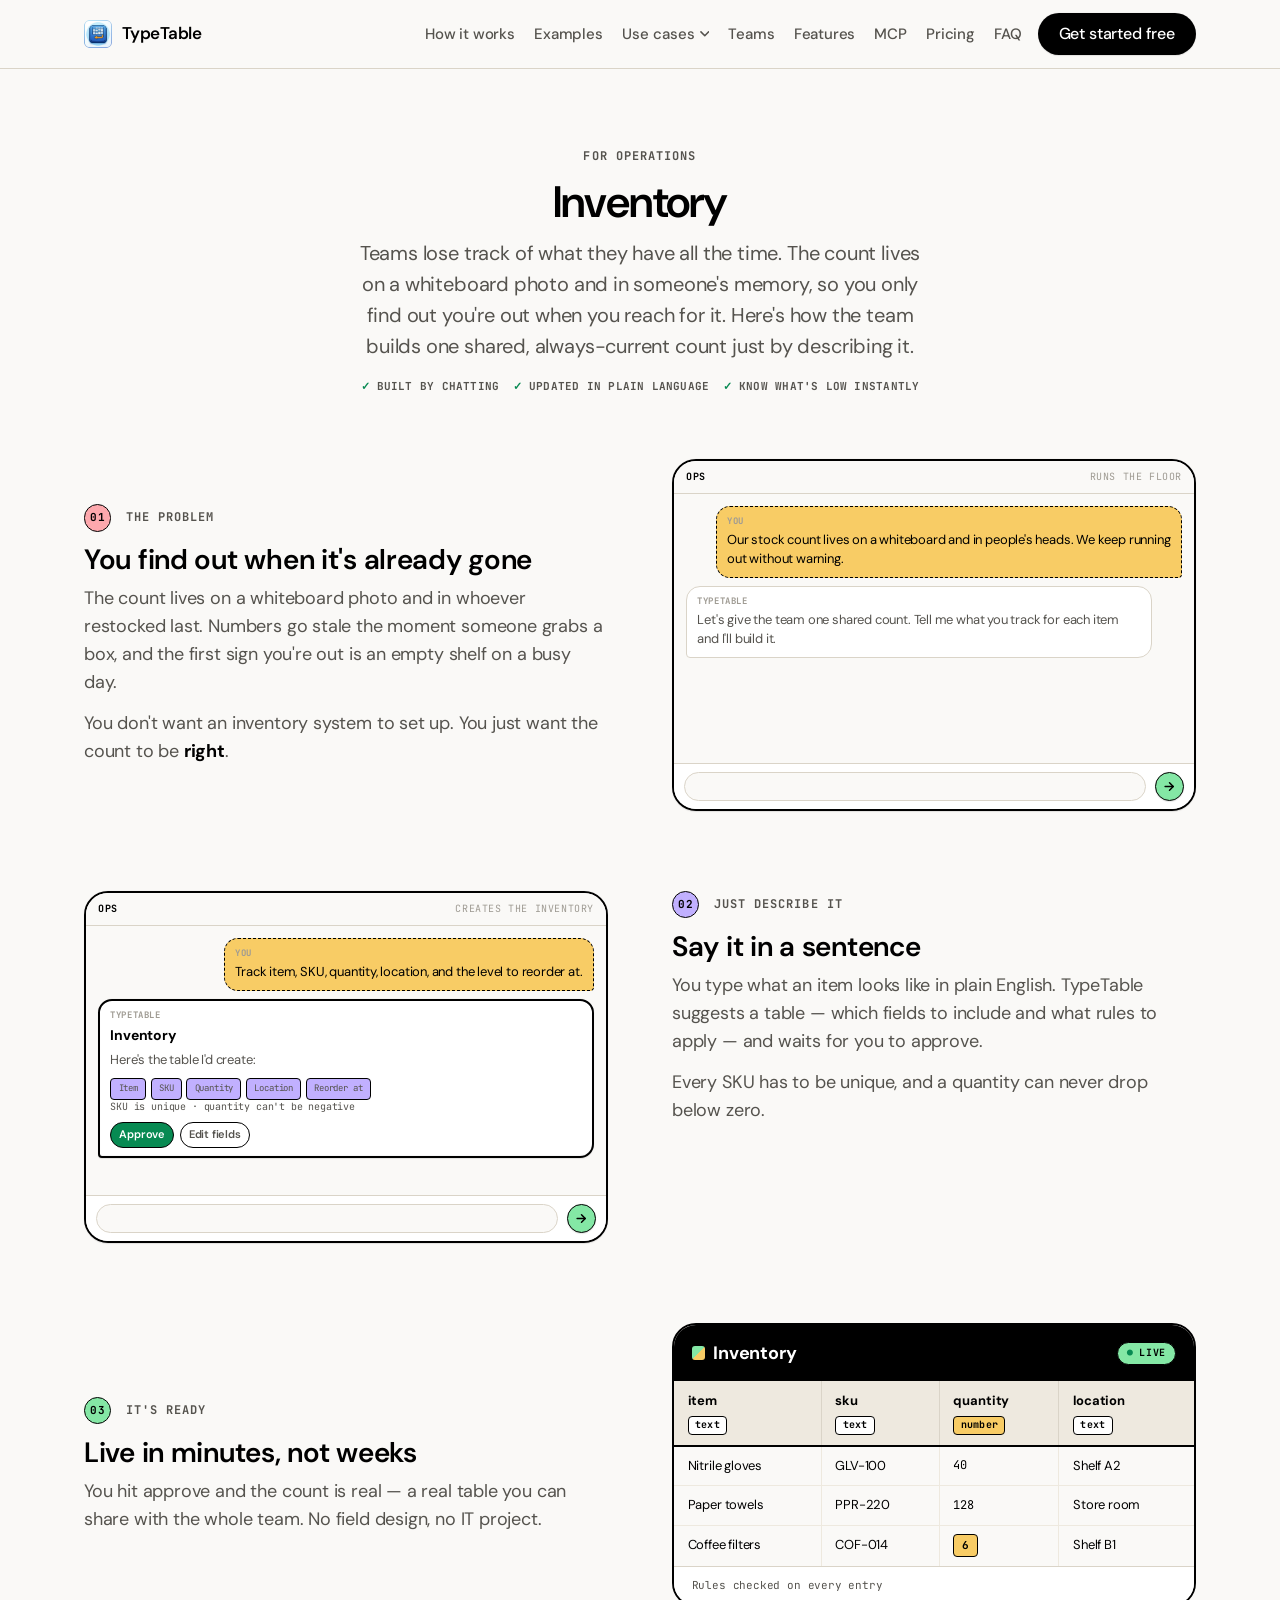
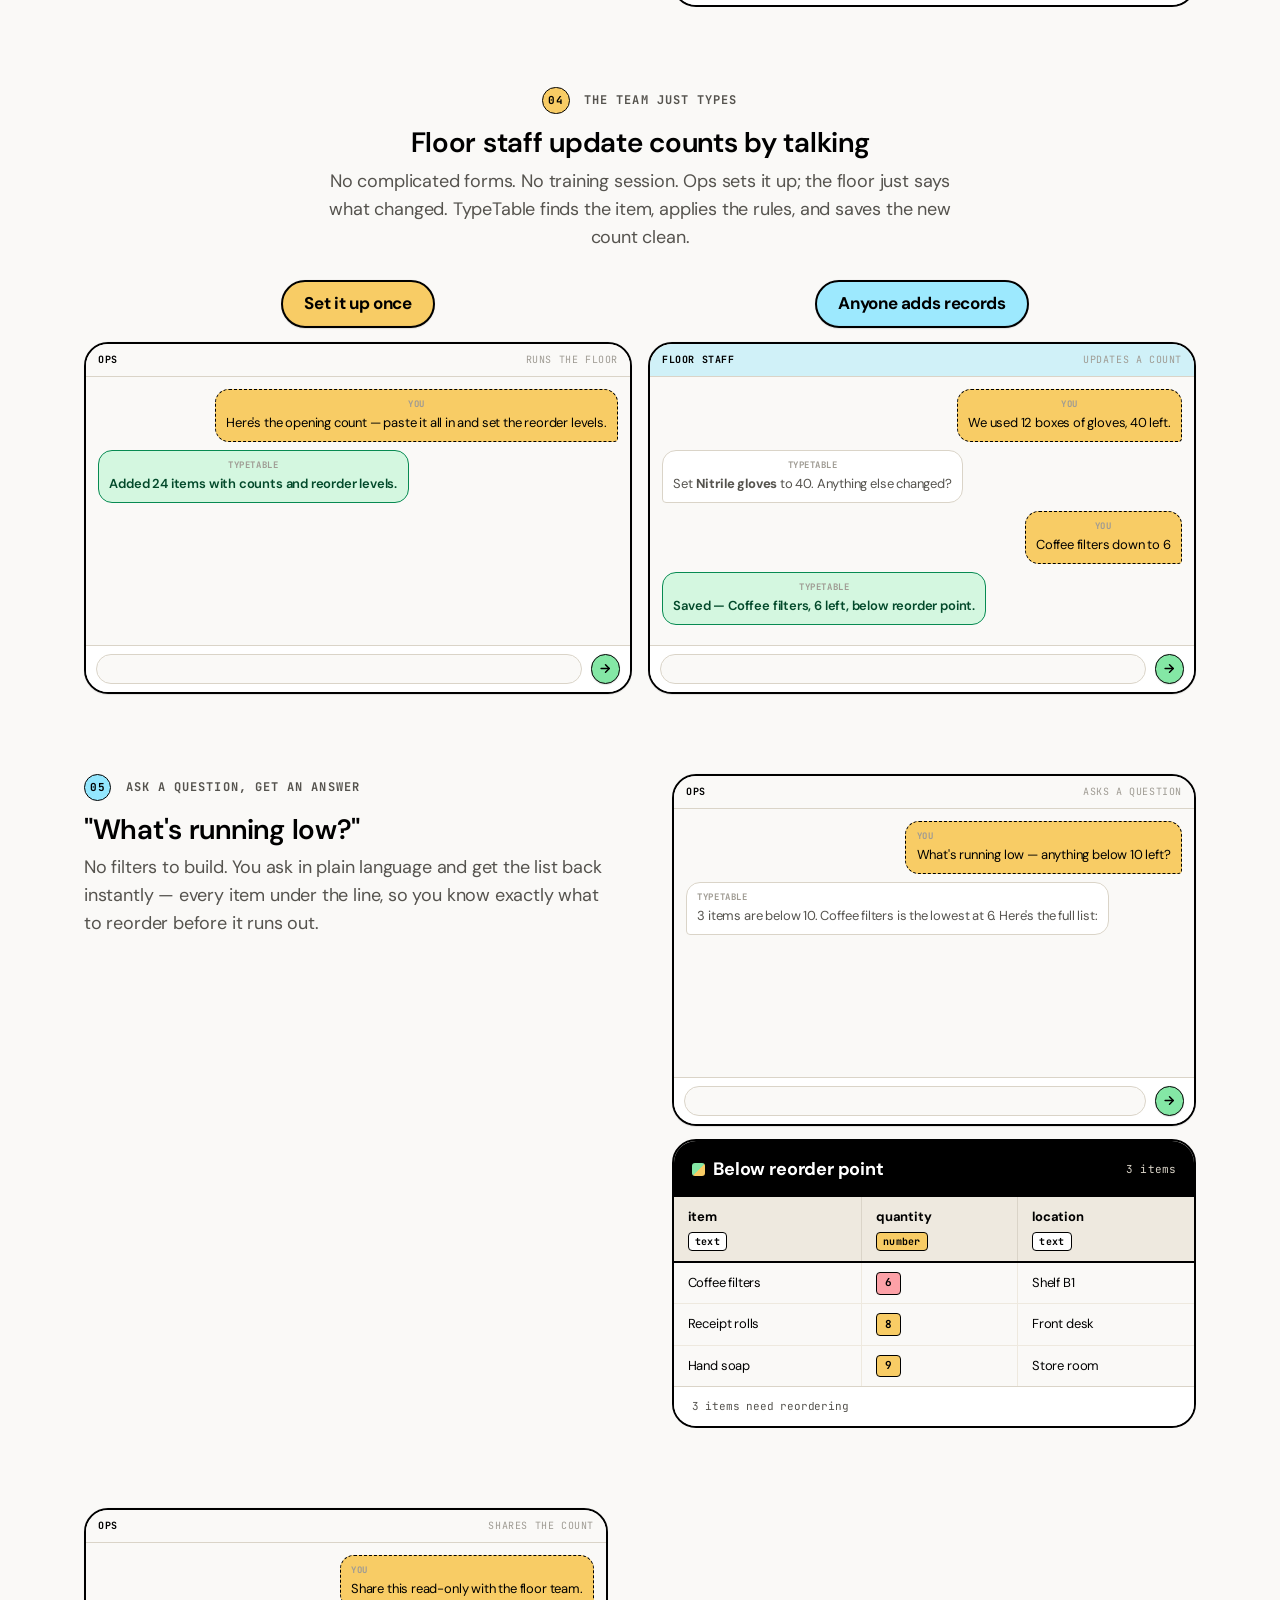
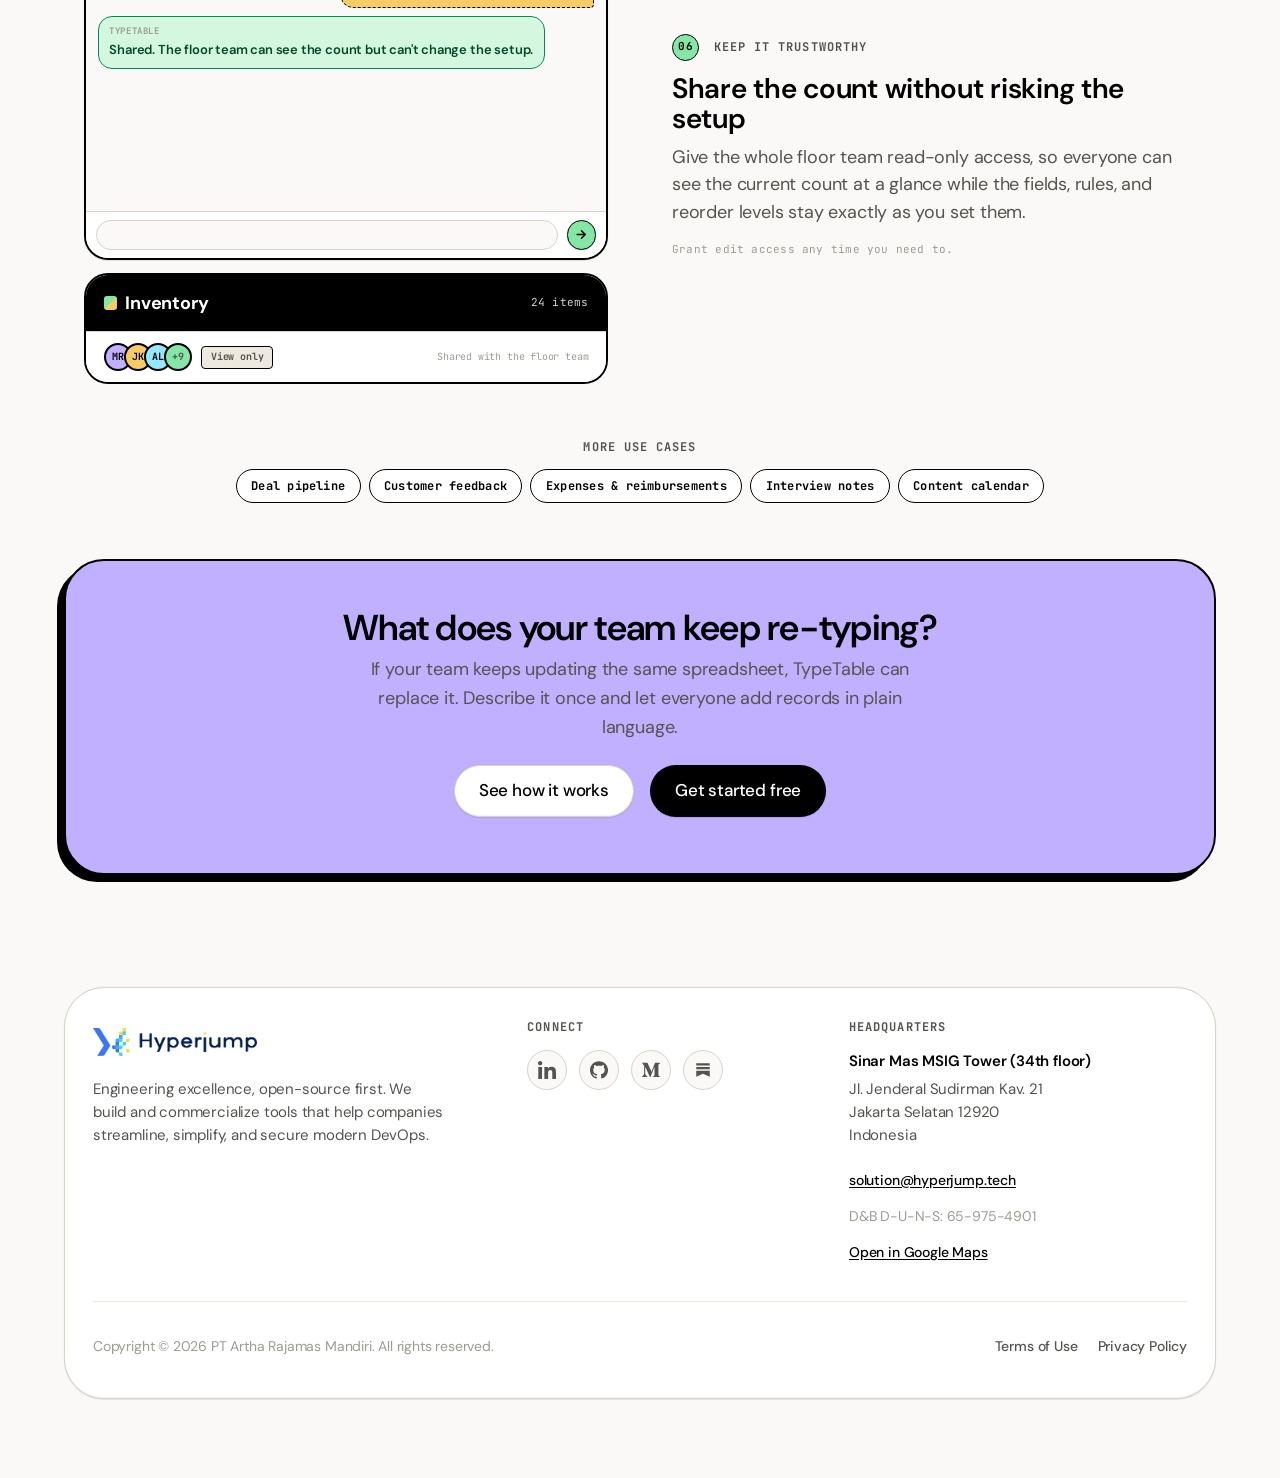
<file: src/use-cases/maintenance-log.html>
<!doctype html>
<html lang="en">
  <head>
    <meta charset="UTF-8" />
    <meta http-equiv="refresh" content="0; url=inventory-tracker.html" />
    <title>TypeTable — Inventory</title>
    <link rel="canonical" href="https://typetable.io/use-cases/inventory-tracker.html" />
    <meta name="robots" content="noindex" />
  </head>
  <body>
    <p>
      This page has moved to
      <a href="inventory-tracker.html">Inventory</a>.
    </p>
  </body>
</html>
</file>
<file: src/styles.css>
:root {
  --cream: #faf9f7;
  --white: #ffffff;
  --black: #000000;
  --silver: #9f9b93;
  --charcoal: #55534e;
  --oat: #dad4c8;
  --oat-light: #eee9df;
  --matcha-300: #84e7a5;
  --matcha-600: #078a52;
  --matcha-800: #02492a;
  --slushie-500: #3bd3fd;
  --slushie-800: #0089ad;
  --lemon-400: #f8cc65;
  --lemon-500: #fbbd41;
  --ube-300: #c1b0ff;
  --ube-800: #43089f;
  --pomegranate: #fc7981;
  --font-display: "DM Sans", system-ui, sans-serif;
  --font-mono: "JetBrains Mono", ui-monospace, Menlo, monospace;
  --shadow-clay:
    rgba(0, 0, 0, 0.1) 0px 1px 1px, rgba(0, 0, 0, 0.04) 0px -1px 1px inset,
    rgba(0, 0, 0, 0.05) 0px -0.5px 1px;
  --shadow-hard: rgb(0, 0, 0) -7px 7px;
  --max: 72rem;
  --gutter: 1.25rem;
  --radius-card: 24px;
  --radius-section: 40px;
  --radius-pill: 1584px;
}

*,
*::before,
*::after {
  box-sizing: border-box;
}

html {
  scroll-behavior: smooth;
}

/* keep anchored sections clear of the sticky header */
section[id],
[id^="workflow-panel"] {
  scroll-margin-top: 5.5rem;
}

body {
  margin: 0;
  overflow-x: clip;
  font-family: var(--font-display);
  font-size: 1.125rem;
  font-weight: 400;
  line-height: 1.6;
  letter-spacing: -0.01em;
  color: var(--black);
  background: var(--cream);
  -webkit-font-smoothing: antialiased;
}

a {
  color: inherit;
  text-decoration: none;
}

.sr-only {
  position: absolute;
  width: 1px;
  height: 1px;
  padding: 0;
  margin: -1px;
  overflow: hidden;
  clip: rect(0, 0, 0, 0);
  white-space: nowrap;
  border: 0;
}

.skip-link {
  position: absolute;
  left: -9999px;
  top: 0;
  z-index: 100;
  padding: 0.75rem 1rem;
  background: var(--black);
  color: var(--white);
}

.skip-link:focus {
  left: 1rem;
  top: 1rem;
}

.label {
  margin: 0 0 1rem;
  font-family: var(--font-mono);
  font-size: 0.75rem;
  font-weight: 700;
  line-height: 1.2;
  letter-spacing: 0.09em;
  text-transform: uppercase;
  color: var(--charcoal);
}

h1,
h2,
h3 {
  margin: 0;
  font-weight: 600;
  line-height: 1.05;
  letter-spacing: -0.02em;
}

h1 {
  font-size: clamp(2.25rem, 8vw, 4.5rem);
  letter-spacing: -0.03em;
}

h2 {
  font-size: clamp(1.75rem, 6vw, 2.75rem);
  letter-spacing: -0.02em;
}

h3 {
  font-size: 1.375rem;
  letter-spacing: -0.01em;
}

.lead {
  margin: 0;
  font-size: clamp(1.0625rem, 2vw, 1.25rem);
  font-weight: 400;
  line-height: 1.55;
  color: var(--charcoal);
}

.wrap {
  width: min(100%, var(--max));
  margin-inline: auto;
  padding-inline: var(--gutter);
}

/* Header */
.site-header {
  position: sticky;
  top: 0;
  z-index: 50;
  background: color-mix(in srgb, var(--cream) 92%, transparent);
  backdrop-filter: blur(10px);
  border-bottom: 1px solid var(--oat);
}

.header-inner {
  display: flex;
  align-items: center;
  gap: 1rem;
  min-height: 4.25rem;
  padding: 0 1.25rem;
  max-width: var(--max);
  margin: 0 auto;
}

.logo {
  display: flex;
  align-items: center;
  min-height: 2.75rem;
  gap: 0.625rem;
  font-weight: 600;
  font-size: 1.0625rem;
  letter-spacing: -0.03em;
}

.logo-mark {
  display: block;
  width: 1.75rem;
  height: 1.75rem;
  flex-shrink: 0;
  border-radius: 0.35rem;
}

.nav {
  display: none;
  align-items: center;
  gap: clamp(0.85rem, 1.5vw, 1.5rem);
  margin-left: auto;
  font-size: 0.9375rem;
  font-weight: 500;
  color: var(--charcoal);
  white-space: nowrap;
}

.nav a:hover {
  color: var(--black);
}

.header-cta {
  display: none;
  align-items: center;
  gap: 0.5rem;
  margin-left: auto;
}

.nav ~ .header-cta {
  margin-left: 0;
}

.menu-toggle {
  display: flex;
  flex-direction: column;
  align-items: center;
  justify-content: center;
  gap: 5px;
  width: 2.75rem;
  height: 2.75rem;
  margin-left: auto;
  padding: 0.5rem;
  border: 1px dashed var(--oat);
  border-radius: 8px;
  background: var(--white);
  cursor: pointer;
}

.menu-bar {
  display: block;
  width: 20px;
  height: 2px;
  background: var(--black);
}

.mobile-nav {
  display: flex;
  flex-direction: column;
  gap: 0.25rem;
  max-height: calc(100dvh - 4.25rem);
  padding: 0.5rem 1.25rem 1.25rem;
  overflow-y: auto;
  overscroll-behavior: contain;
  border-top: 1px dashed var(--oat);
  background: var(--cream);
}

.mobile-nav[hidden] {
  display: none;
}

.mobile-nav a {
  padding: 0.75rem 0;
  font-weight: 500;
  color: var(--charcoal);
}

@media (min-width: 1024px) {
  .nav,
  .header-cta {
    display: flex;
  }
  .menu-toggle {
    display: none;
  }
}

/* Buttons */
.btn {
  display: inline-flex;
  align-items: center;
  justify-content: center;
  padding: 0.5rem 1.25rem;
  font-family: var(--font-display);
  font-size: 1rem;
  font-weight: 500;
  line-height: 1.5;
  letter-spacing: -0.01em;
  border: 1px solid transparent;
  border-radius: var(--radius-pill);
  cursor: pointer;
  transition:
    transform 0.2s ease,
    box-shadow 0.2s ease,
    background 0.2s ease,
    color 0.2s ease;
}

.btn-lg {
  padding: 0.75rem 1.5rem;
  font-size: 1.0625rem;
}

.btn-primary {
  background: var(--black);
  color: var(--white);
  box-shadow: var(--shadow-clay);
}

.btn-primary:hover {
  background: var(--matcha-800);
  transform: rotate(-4deg) translateY(-2px);
  box-shadow: var(--shadow-hard);
}

.btn-secondary {
  background: var(--white);
  color: var(--black);
  border-color: var(--oat);
  box-shadow: var(--shadow-clay);
}

.btn-secondary:hover {
  background: var(--slushie-500);
  color: var(--black);
  border-color: var(--black);
  transform: rotate(3deg) translateY(-2px);
  box-shadow: var(--shadow-hard);
}

.btn-ghost {
  background: transparent;
  color: var(--charcoal);
  font-weight: 500;
}

.btn-ghost:hover {
  color: var(--black);
}

/* Hero */
.hero {
  padding: clamp(2.5rem, 6vw, 4rem) var(--gutter) clamp(3rem, 8vw, 5rem);
  overflow: hidden;
}

.hero-shell {
  position: relative;
  max-width: var(--max);
  margin: 0 auto;
  padding: clamp(1.5rem, 5vw, 3rem);
  background: var(--white);
  border: 1px solid var(--oat);
  border-radius: var(--radius-section);
  box-shadow: var(--shadow-clay);
}

.hero-shell::before {
  content: "";
  position: absolute;
  inset: -1px;
  border-radius: inherit;
  background: linear-gradient(
    135deg,
    var(--lemon-400) 0%,
    var(--slushie-500) 45%,
    var(--matcha-300) 100%
  );
  opacity: 0.35;
  z-index: -1;
  filter: blur(28px);
  transform: translate(12%, 8%);
}

.hero-grid {
  display: grid;
  gap: 2.5rem;
  align-items: center;
}

@media (min-width: 960px) {
  .hero-grid {
    grid-template-columns: 1fr 1.1fr;
    gap: 3rem;
  }
}

.hero-copy .label {
  color: var(--matcha-800);
}

.hero-icon {
  display: block;
  width: clamp(4.5rem, 11vw, 7rem);
  height: auto;
  margin-bottom: 1.25rem;
  border-radius: 1.35rem;
  filter: drop-shadow(0 10px 24px rgba(15, 50, 90, 0.18));
}

@media (prefers-reduced-motion: no-preference) {
  .hero-icon {
    animation: hero-icon-in 700ms cubic-bezier(0.22, 1, 0.36, 1) both;
  }
}

@keyframes hero-icon-in {
  from {
    opacity: 0;
    transform: translateY(10px) scale(0.96);
  }
  to {
    opacity: 1;
    transform: translateY(0) scale(1);
  }
}

.highlight {
  color: var(--matcha-800);
}

h1 .highlight {
  display: block;
}

.marker {
  background-image: linear-gradient(
    104deg,
    transparent 0.4%,
    color-mix(in srgb, var(--lemon-400) 72%, transparent) 2.8%,
    color-mix(in srgb, var(--lemon-400) 58%, transparent) 92%,
    transparent 97%
  );
  background-position: 0 0.72em;
  background-size: 100% 0.62em;
  background-repeat: no-repeat;
  -webkit-box-decoration-break: clone;
  box-decoration-break: clone;
  padding: 0 0.12em;
  margin: 0 -0.06em;
  color: var(--black);
}

.hero-actions {
  display: flex;
  flex-wrap: wrap;
  gap: 0.75rem;
  margin-top: 1.75rem;
}

@media (max-width: 479px) {
  .hero-actions {
    flex-direction: column;
    align-items: stretch;
  }

  .hero-actions .btn {
    width: 100%;
  }
}

.hero-note {
  margin: 0.875rem 0 0;
  font-family: var(--font-mono);
  font-size: 0.75rem;
  color: var(--charcoal);
}

/* Product demo */
.product-demo {
  position: relative;
}

.demo-stack {
  display: flex;
  flex-direction: column;
  gap: 0.75rem;
}

.demo-card {
  padding: 1rem 1.125rem;
  background: var(--cream);
  border: 1px solid var(--oat);
  border-radius: var(--radius-card);
  font-size: 0.9375rem;
  line-height: 1.5;
}

.demo-card--user {
  align-self: flex-end;
  max-width: 94%;
  background: var(--lemon-400);
  border-color: var(--black);
  border-style: dashed;
}

.demo-card--schema {
  background: var(--white);
  border: 2px solid var(--black);
  box-shadow: var(--shadow-hard);
  transform: rotate(-1deg);
}

.demo-card--log {
  opacity: 0.85;
  border-style: dashed;
}

.demo-who {
  display: block;
  margin-bottom: 0.35rem;
  font-family: var(--font-mono);
  font-size: 0.625rem;
  font-weight: 700;
  letter-spacing: 0.08em;
  text-transform: uppercase;
}

.demo-card p {
  margin: 0;
}

.demo-rule {
  margin: 0.5rem 0 0;
  font-family: var(--font-mono);
  font-size: 0.6875rem;
  color: var(--charcoal);
}

.field-pills {
  display: flex;
  flex-wrap: wrap;
  gap: 0.35rem;
  margin: 0.75rem 0;
  padding: 0;
  list-style: none;
}

.field-pills li {
  padding: 0.25rem 0.5rem;
  font-family: var(--font-mono);
  font-size: 0.6875rem;
  background: var(--ube-300);
  border: 1px solid var(--black);
  border-radius: 6px;
}

.demo-row {
  display: flex;
  flex-wrap: wrap;
  gap: 0.5rem;
  margin-top: 0.75rem;
}

.chip {
  padding: 0.35rem 0.65rem;
  font-size: 0.75rem;
  font-weight: 600;
  border-radius: var(--radius-pill);
  border: 1px solid var(--black);
  background: var(--white);
  cursor: default;
}

.chip--fill {
  background: var(--matcha-600);
  color: var(--white);
}

.success {
  color: var(--matcha-800);
  font-weight: 600;
}

/* Sections */
.section {
  padding-block: clamp(3rem, 8vw, 5rem);
}

.section-head {
  max-width: 38rem;
  margin: 0 auto 2.5rem;
  text-align: center;
}

.section-head .lead {
  margin-top: 0.75rem;
}

/* How */
.how-band {
  background: var(--slushie-500);
  border-block: 2px solid var(--black);
  padding-block: clamp(3rem, 8vw, 4.5rem);
}

.how-band .section-head h2,
.how-band .section-head .label {
  color: var(--black);
}

.steps {
  display: grid;
  gap: 1rem;
  max-width: var(--max);
  margin: 0 auto;
  list-style: none;
}

@media (min-width: 768px) {
  .steps {
    grid-template-columns: repeat(3, 1fr);
  }
}

.step {
  padding: 1.5rem;
  background: var(--white);
  border: 2px solid var(--black);
  border-radius: var(--radius-card);
  box-shadow: var(--shadow-clay);
}

.step:nth-child(2) {
  transform: translateY(8px);
}

.step-num {
  display: inline-flex;
  align-items: center;
  justify-content: center;
  width: 2.25rem;
  height: 2.25rem;
  margin-bottom: 1rem;
  font-family: var(--font-mono);
  font-size: 0.875rem;
  font-weight: 700;
  background: var(--lemon-500);
  border: 2px solid var(--black);
  border-radius: 50%;
}

.step p {
  margin: 0;
  font-size: 1rem;
  color: var(--charcoal);
  line-height: 1.55;
}

/* Teams */
.audience-grid {
  display: grid;
  gap: 1.25rem;
  max-width: var(--max);
  margin: 0 auto;
}

@media (min-width: 768px) {
  .audience-grid {
    grid-template-columns: 1fr 1fr;
  }
}

.audience-card {
  padding: 2rem;
  border-radius: var(--radius-card);
  border: 1px solid var(--oat);
  background: var(--white);
  box-shadow: var(--shadow-clay);
}

.audience-card--enterprise {
  background: var(--ube-800);
  color: var(--ube-300);
  border: 2px solid var(--black);
}

.audience-card--enterprise h3,
.audience-card--enterprise .audience-tag {
  color: var(--white);
}

.audience-card--enterprise .audience-list,
.audience-card--enterprise .audience-examples {
  color: color-mix(in srgb, var(--ube-300) 88%, transparent);
}

.audience-tag {
  display: inline-block;
  margin-bottom: 0.75rem;
  padding: 0.2rem 0.6rem;
  font-family: var(--font-mono);
  font-size: 0.6875rem;
  font-weight: 700;
  letter-spacing: 0.08em;
  text-transform: uppercase;
  background: var(--lemon-400);
  border: 1px solid var(--black);
  border-radius: 6px;
}

.audience-card--enterprise .audience-tag {
  background: var(--black);
  border-color: var(--ube-300);
}

.audience-card ul {
  margin: 0 0 1rem;
  padding-left: 1.125rem;
  font-size: 1rem;
  color: var(--charcoal);
}

.audience-examples {
  margin: 0;
  font-family: var(--font-mono);
  font-size: 0.75rem;
  line-height: 1.6;
  color: var(--silver);
}

/* Use cases — chat demos */
.use-case-chats {
  display: grid;
  gap: 1rem;
}

@media (min-width: 900px) {
  .use-case-chats {
    grid-template-columns: 1fr 1fr;
  }
}

.use-case-chat-col {
  display: flex;
  flex-direction: column;
  align-items: center;
  gap: 0.85rem;
  min-width: 0;
}

.use-case-chat-col .chat {
  width: 100%;
}

.use-case-flow-badge {
  position: relative;
  display: inline-flex;
  align-items: center;
  justify-content: center;
  padding: 0.55rem 1.35rem;
  font-family: var(--font-display);
  font-size: clamp(0.9375rem, 1.75vw, 1.0625rem);
  font-weight: 700;
  letter-spacing: -0.02em;
  color: var(--black);
  background: var(--lemon-400);
  border: 2px solid var(--black);
  border-radius: var(--radius-pill);
  box-shadow: var(--shadow-clay);
  white-space: nowrap;
}

.use-case-flow-badge--record {
  background: color-mix(in srgb, var(--slushie-500) 50%, var(--white));
}

.chat {
  display: flex;
  flex-direction: column;
  min-height: 22rem;
  background: var(--white);
  border: 2px solid var(--black);
  border-radius: var(--radius-card);
  box-shadow: var(--shadow-clay);
  overflow: hidden;
}

.chat-bar {
  display: flex;
  align-items: center;
  justify-content: space-between;
  gap: 0.5rem;
  padding: 0.5rem 0.75rem;
  background: var(--cream);
  border-bottom: 1px solid var(--oat);
  font-family: var(--font-mono);
  font-size: 0.625rem;
  font-weight: 700;
  letter-spacing: 0.06em;
  text-transform: uppercase;
}

.chat-bar strong {
  color: var(--black);
  font-weight: 700;
}

.chat-bar span {
  color: var(--silver);
  font-weight: 400;
}

.chat--contributor .chat-bar {
  background: color-mix(in srgb, var(--slushie-500) 22%, var(--cream));
}

.chat-thread {
  flex: 1;
  display: flex;
  flex-direction: column;
  gap: 0.5rem;
  padding: 0.75rem;
  background: var(--cream);
  overflow-y: auto;
}

.chat-msg {
  max-width: 94%;
  margin: 0;
  padding: 0.5rem 0.65rem;
  font-size: 0.8125rem;
  line-height: 1.45;
  border-radius: 14px;
}

.chat-msg p {
  margin: 0;
}

.chat-msg--user {
  align-self: flex-end;
  background: var(--lemon-400);
  border: 1px dashed var(--black);
  border-bottom-right-radius: 4px;
}

.chat-msg--bot {
  align-self: flex-start;
  background: var(--white);
  border: 1px solid var(--oat);
  border-bottom-left-radius: 4px;
  color: var(--charcoal);
}

.chat-msg--schema {
  align-self: stretch;
  max-width: 100%;
  border: 2px solid var(--black);
  box-shadow: var(--shadow-clay);
}

.chat-msg--schema strong {
  display: block;
  margin-bottom: 0.35rem;
  font-size: 0.875rem;
  color: var(--black);
}

.chat-msg--success {
  align-self: flex-start;
  background: color-mix(in srgb, var(--matcha-300) 35%, var(--white));
  border: 1px solid var(--matcha-600);
  color: var(--matcha-800);
  font-weight: 600;
}

.chat-msg-label {
  display: block;
  margin-bottom: 0.2rem;
  font-family: var(--font-mono);
  font-size: 0.5625rem;
  font-weight: 700;
  letter-spacing: 0.06em;
  text-transform: uppercase;
  color: var(--silver);
}

.chat-pills {
  display: flex;
  flex-wrap: wrap;
  gap: 0.3rem;
  margin: 0.5rem 0 0;
  padding: 0;
  list-style: none;
}

.chat-pills li {
  padding: 0.2rem 0.45rem;
  font-family: var(--font-mono);
  font-size: 0.5625rem;
  background: var(--ube-300);
  border: 1px solid var(--black);
  border-radius: 4px;
}

.chat-rule {
  margin: 0.4rem 0 0;
  font-family: var(--font-mono);
  font-size: 0.625rem;
  color: var(--charcoal);
}

.chat-actions {
  display: flex;
  flex-wrap: wrap;
  gap: 0.35rem;
  margin-top: 0.5rem;
}

.chat-chip {
  padding: 0.25rem 0.5rem;
  font-size: 0.6875rem;
  font-weight: 600;
  border-radius: var(--radius-pill);
  border: 1px solid var(--black);
  background: var(--white);
}

.chat-chip--primary {
  background: var(--matcha-600);
  color: var(--white);
}

.chat-input-fake {
  display: flex;
  align-items: center;
  gap: 0.55rem;
  padding: 0.5rem 0.6rem;
  background: var(--white);
  border-top: 1px solid var(--oat);
  font-size: 0.75rem;
  color: var(--silver);
}

.chat-input-fake::before {
  content: "";
  flex: 1;
  height: 1.85rem;
  background: var(--cream);
  border: 1px solid var(--oat);
  border-radius: var(--radius-pill);
}

.chat-input-fake::after {
  content: "";
  flex: none;
  width: 1.85rem;
  height: 1.85rem;
  border-radius: 50%;
  border: 1.5px solid var(--black);
  background-color: var(--matcha-300);
  background-image: url("data:image/svg+xml,%3Csvg xmlns='http://www.w3.org/2000/svg' viewBox='0 0 24 24' fill='none' stroke='%23000' stroke-width='2.4' stroke-linecap='round' stroke-linejoin='round'%3E%3Cline x1='5' y1='12' x2='18' y2='12'/%3E%3Cpolyline points='12 6 18 12 12 18'/%3E%3C/svg%3E");
  background-repeat: no-repeat;
  background-position: center;
  background-size: 0.95rem;
  box-shadow: var(--shadow-clay);
}

/* Features */
.feature-bento {
  display: grid;
  gap: 1.25rem;
  max-width: var(--max);
  margin: 0 auto;
  grid-template-columns: 1fr;
}

@media (min-width: 640px) {
  .feature-bento {
    grid-template-columns: repeat(2, 1fr);
  }
}

@media (min-width: 1024px) {
  .feature-bento {
    grid-template-columns: repeat(3, 1fr);
  }
}

.feature {
  display: flex;
  flex-direction: column;
  padding: clamp(1.25rem, 4vw, 1.75rem);
  background: var(--white);
  border: 1px solid var(--oat);
  border-radius: var(--radius-card);
  box-shadow: var(--shadow-clay);
}

.feature h3 {
  margin: 0 0 0.5rem;
  font-size: clamp(1.1875rem, 4.5vw, 1.375rem);
}

.feature:nth-child(1) {
  background: color-mix(in srgb, var(--lemon-400) 35%, var(--white));
}
.feature:nth-child(4) {
  background: color-mix(in srgb, var(--slushie-500) 25%, var(--white));
}
.feature:nth-child(6) {
  background: color-mix(in srgb, var(--matcha-300) 30%, var(--white));
}

.feature p {
  margin: 0;
  font-size: 1rem;
  color: var(--charcoal);
  line-height: 1.5;
}

/* Team workflows — use cases by team */
.workflows {
  background: color-mix(in srgb, var(--oat-light) 55%, var(--cream));
  border-block: 1px solid var(--oat);
}

.workflow-tabs {
  max-width: var(--max);
  margin-inline: auto;
}

.workflow-tablist {
  display: flex;
  gap: 0.5rem;
  margin-bottom: clamp(1.5rem, 3vw, 2rem);
  /* mobile: one scrollable row that bleeds to the screen edges */
  margin-inline: calc(-1 * var(--gutter));
  padding: 0.25rem var(--gutter);
  overflow-x: auto;
  scroll-snap-type: x proximity;
  scrollbar-width: none;
  -webkit-overflow-scrolling: touch;
  overscroll-behavior-x: contain;
  /* fade the trailing edge so the row reads as scrollable */
  mask-image: linear-gradient(
    to right,
    transparent 0,
    #000 1.25rem,
    #000 calc(100% - 2rem),
    transparent 100%
  );
}

.workflow-tablist::-webkit-scrollbar {
  display: none;
}

@media (min-width: 900px) {
  .workflow-tablist {
    flex-wrap: wrap;
    justify-content: center;
    margin-inline: 0;
    padding-inline: 0;
    overflow-x: visible;
    mask-image: none;
  }
}

.workflow-tab {
  flex: 0 0 auto;
  scroll-snap-align: center;
  min-height: 2.75rem;
  padding: 0.55rem 1.05rem;
  font-family: var(--font-display);
  font-size: 0.9375rem;
  font-weight: 600;
  letter-spacing: -0.01em;
  color: var(--charcoal);
  background: var(--white);
  border: 2px solid var(--black);
  border-radius: var(--radius-pill);
  cursor: pointer;
  transition:
    transform 0.12s ease,
    background 0.12s ease;
}

.workflow-tab:hover {
  background: var(--cream);
}

.workflow-tab.is-active {
  color: var(--black);
  background: var(--matcha-300);
  box-shadow: var(--shadow-clay);
}

.workflow-panel[hidden] {
  display: none;
}

.workflow-grid {
  display: grid;
  gap: 1.5rem;
  align-items: center;
}

@media (min-width: 900px) {
  .workflow-grid {
    grid-template-columns: 1fr 1.05fr;
    gap: 2.5rem;
  }
}

.workflow-grid .chat {
  min-height: 0;
}

.workflow-grid .chat-thread {
  gap: 0.65rem;
  padding: 1rem;
}

.workflow-tag {
  display: inline-block;
  margin-bottom: 0.75rem;
  padding: 0.2rem 0.6rem;
  font-family: var(--font-mono);
  font-size: 0.6875rem;
  font-weight: 700;
  letter-spacing: 0.08em;
  text-transform: uppercase;
  background: var(--lemon-400);
  border: 1px solid var(--black);
  border-radius: 6px;
}

.workflow-copy h3 {
  margin: 0 0 0.65rem;
  font-size: clamp(1.375rem, 2.6vw, 1.75rem);
}

.workflow-copy > p {
  margin: 0 0 1rem;
  font-size: 1rem;
  line-height: 1.55;
  color: var(--charcoal);
}

.workflow-list {
  margin: 0 0 1.25rem;
  padding: 0;
  list-style: none;
  display: grid;
  gap: 0.55rem;
}

.workflow-list li {
  position: relative;
  padding-left: 1.6rem;
  font-size: 1rem;
  line-height: 1.5;
  color: var(--charcoal);
}

.workflow-list li::before {
  content: "";
  position: absolute;
  left: 0;
  top: 0.35rem;
  width: 0.95rem;
  height: 0.95rem;
  border: 1.5px solid var(--black);
  border-radius: 50%;
  background-color: var(--matcha-300);
  background-image: url("data:image/svg+xml,%3Csvg xmlns='http://www.w3.org/2000/svg' viewBox='0 0 24 24' fill='none' stroke='%23000' stroke-width='3.5' stroke-linecap='round' stroke-linejoin='round'%3E%3Cpolyline points='4 13 9 18 20 6'/%3E%3C/svg%3E");
  background-repeat: no-repeat;
  background-position: center;
  background-size: 0.6rem;
}

.workflow-link {
  display: inline-flex;
  align-items: center;
  gap: 0.4rem;
  min-height: 2.75rem;
  font-size: 1rem;
  font-weight: 600;
  color: var(--matcha-800);
  border-bottom: 2px solid var(--matcha-300);
}

.workflow-link::after {
  content: "→";
}

.workflow-link:hover {
  border-bottom-color: var(--black);
}

/* the chat mock is desktop-only — on phones the copy carries the case */
@media (max-width: 899px) {
  .workflow-grid .chat {
    display: none;
  }

  /* keep the line length readable once the copy has the row to itself */
  .workflow-copy {
    max-width: 34rem;
    margin-inline: auto;
  }

  /* the active tab already names the team */
  .workflow-tag {
    display: none;
  }
}

/* Compare */
.compare {
  background: var(--black);
  color: var(--white);
  border-block: 2px solid var(--black);
}

.compare .wrap {
  text-align: center;
}

.compare > .wrap > h2 {
  max-width: 32rem;
  margin: 0 auto 2.5rem;
  color: var(--white);
}

.compare-grid {
  display: grid;
  gap: 1.25rem;
  text-align: left;
}

@media (min-width: 768px) {
  .compare-grid {
    grid-template-columns: repeat(3, 1fr);
  }
}

.compare-item {
  padding: 1.25rem;
  border: 1px dashed color-mix(in srgb, var(--white) 35%, transparent);
  border-radius: 16px;
}

.compare-item h3 {
  font-size: 1.125rem;
  margin-bottom: 0.5rem;
  color: var(--lemon-400);
}

.compare-item p {
  margin: 0;
  font-size: 1rem;
  color: var(--silver);
  line-height: 1.55;
}

/* Pricing */
.pricing-grid {
  display: grid;
  gap: 1.25rem;
  max-width: var(--max);
  margin: 0 auto;
  align-items: stretch;
}

@media (min-width: 768px) {
  .pricing-grid {
    /* auto-fit keeps 2 cards centered now and expands to 3 columns
       when the Team plan is re-enabled */
    grid-template-columns: repeat(auto-fit, minmax(18rem, 26rem));
    justify-content: center;
  }
}

.price-card {
  display: flex;
  flex-direction: column;
  padding: 1.75rem;
  background: var(--white);
  border: 1px solid var(--oat);
  border-radius: var(--radius-card);
  box-shadow: var(--shadow-clay);
}

.price-card--featured {
  background: var(--matcha-800);
  color: var(--matcha-300);
  border: 2px solid var(--black);
  box-shadow: var(--shadow-hard);
  transform: scale(1.02);
}

.price-card--featured h3,
.price-card--featured .price,
.price-card--featured .price-desc,
.price-card--featured ul,
.price-card--featured li {
  color: var(--matcha-300);
}

.price-badge {
  align-self: flex-start;
  margin-bottom: 0.75rem;
  padding: 0.2rem 0.6rem;
  font-family: var(--font-mono);
  font-size: 0.625rem;
  font-weight: 700;
  letter-spacing: 0.06em;
  text-transform: uppercase;
  background: var(--lemon-500);
  color: var(--black);
  border: 1px solid var(--black);
  border-radius: 6px;
}

.price {
  margin: 0.25rem 0;
  font-size: 2.75rem;
  font-weight: 600;
  letter-spacing: -0.02em;
  line-height: 1;
}

.price small {
  font-size: 0.875rem;
  font-weight: 500;
  letter-spacing: 0;
}

.price-desc {
  margin: 0 0 1.25rem;
  font-size: 0.9375rem;
  color: var(--charcoal);
}

.price-card ul {
  flex: 1;
  margin: 0 0 1.5rem;
  padding-left: 1.125rem;
  font-size: 0.9375rem;
  color: var(--charcoal);
}

.price-card .btn {
  width: 100%;
}

.price-card--featured .btn-primary {
  background: var(--white);
  color: var(--black);
}

.price-card--featured .btn-primary:hover {
  background: var(--slushie-500);
}

/* FAQ */
.faq-list {
  /* a card, so the gutter belongs outside its border, not inside */
  width: min(100% - 2 * var(--gutter), var(--max));
  max-width: var(--max);
  margin: 0 auto;
  padding-inline: 0;
  background: var(--white);
  border: 1px solid var(--oat);
  border-radius: var(--radius-card);
  overflow: hidden;
  box-shadow: var(--shadow-clay);
}

.faq-item {
  border-bottom: 1px dashed var(--oat);
}

.faq-item:last-child {
  border-bottom: none;
}

.faq-trigger {
  display: flex;
  align-items: center;
  justify-content: space-between;
  gap: 1rem;
  width: 100%;
  padding: 1.125rem 1.25rem;
  font-family: var(--font-display);
  font-size: 1.0625rem;
  font-weight: 600;
  text-align: left;
  color: var(--black);
  background: none;
  border: none;
  cursor: pointer;
}

.faq-trigger::after {
  content: "+";
  font-family: var(--font-mono);
  font-size: 1.25rem;
  color: var(--silver);
}

.faq-item.is-open .faq-trigger::after {
  content: "−";
}

.faq-panel {
  display: grid;
  grid-template-rows: 0fr;
  transition: grid-template-rows 0.25s ease;
}

.faq-item.is-open .faq-panel {
  grid-template-rows: 1fr;
}

.faq-panel-inner {
  overflow: hidden;
}

.faq-panel a {
  color: var(--matcha-600);
  text-decoration: underline;
  text-underline-offset: 2px;
}

.faq-panel a:hover {
  color: var(--matcha-800);
}

.faq-panel p {
  margin: 0;
  padding: 0 1.25rem 1.125rem;
  font-size: 1rem;
  color: var(--charcoal);
  line-height: 1.6;
}

/* CTA */
.cta-band {
  padding-block: clamp(3rem, 8vw, 5rem);
}

.cta-inner {
  /* a card, so the gutter belongs outside its border, not inside */
  width: min(100% - 2 * var(--gutter), var(--max));
  max-width: var(--max);
  margin: 0 auto;
  padding: clamp(2rem, 5vw, 3rem);
  text-align: center;
  background: var(--lemon-500);
  border: 2px solid var(--black);
  border-radius: var(--radius-section);
  box-shadow: var(--shadow-hard);
}

.cta-inner .coming-soon-label {
  margin-bottom: 0.5rem;
}

.cta-inner .lead {
  max-width: 36rem;
  margin: 0.75rem auto 1.75rem;
  color: var(--black);
}

.cta-inner .btn {
  margin-top: 0.25rem;
}

.coming-soon-label {
  margin: 0;
  font-family: var(--font-mono);
  font-size: 0.8125rem;
  font-weight: 500;
  letter-spacing: 0.08em;
  text-transform: uppercase;
  color: var(--charcoal);
}

.cta-note {
  margin: 1rem 0 0;
  font-family: var(--font-mono);
  font-size: 0.75rem;
  color: var(--charcoal);
}

.cta-note a {
  color: var(--black);
  font-weight: 500;
  text-decoration: underline;
  text-underline-offset: 2px;
}

.cta-note a:hover {
  color: var(--ube-800);
}

.price-coming-soon {
  margin: 1.25rem 0 0;
  font-family: var(--font-mono);
  font-size: 0.75rem;
  color: var(--charcoal);
}

/* Footer */
.site-footer {
  padding: 2rem 1.25rem 3rem;
}

.footer-shell {
  display: flex;
  flex-direction: column;
  gap: 2rem;
  width: 100%;
  max-width: var(--max);
  margin: 0 auto;
  padding: 2rem 1.25rem;
  background: var(--white);
  border: 1px solid var(--oat);
  border-radius: var(--radius-section);
  font-size: 0.9375rem;
  color: var(--charcoal);
  box-shadow: var(--shadow-clay);
}

.footer-grid {
  display: grid;
  gap: 2rem;
}

@media (min-width: 768px) {
  .footer-shell {
    padding: 2rem 1.75rem;
  }
  .footer-grid {
    grid-template-columns: minmax(0, 1.4fr) minmax(0, 1fr) minmax(0, 1.2fr);
    gap: 2.5rem;
  }
}

.footer-brand .label {
  margin-bottom: 0.75rem;
}

.footer-logo {
  display: inline-flex;
  align-items: center;
  min-height: 2.75rem;
  margin-bottom: 0.875rem;
}

.footer-logo img {
  display: block;
  width: auto;
  height: 1.75rem;
}

.footer-logo:hover img {
  opacity: 0.82;
}

.footer-tagline {
  margin: 0;
  max-width: 22rem;
  font-size: 0.9375rem;
  line-height: 1.55;
  color: var(--charcoal);
}

.footer-links {
  display: flex;
  flex-wrap: wrap;
  gap: 0.75rem;
}

.footer-links a {
  display: flex;
  align-items: center;
  justify-content: center;
  width: 2.5rem;
  height: 2.5rem;
  border: 1px solid var(--oat);
  border-radius: 50%;
  color: var(--charcoal);
  background: var(--cream);
  transition:
    color 0.2s ease,
    border-color 0.2s ease,
    background 0.2s ease,
    transform 0.2s ease;
}

.footer-links a:hover {
  color: var(--black);
  border-color: var(--ube-300);
  background: color-mix(in srgb, var(--ube-300) 18%, var(--white));
  transform: scale(1.05);
}

.footer-links svg {
  width: 1.125rem;
  height: 1.125rem;
}

.footer-address {
  margin: 0 0 1rem;
  font-style: normal;
  line-height: 1.55;
}

.footer-address strong {
  display: block;
  margin-bottom: 0.25rem;
  font-weight: 600;
  color: var(--black);
}

.footer-meta {
  margin: 0;
  font-size: 0.875rem;
  color: var(--silver);
}

.footer-meta a {
  display: inline-block;
  padding-block: 0.35rem;
  font-weight: 500;
  color: var(--black);
  text-decoration: underline;
  text-underline-offset: 2px;
}

.footer-meta a:hover {
  color: var(--ube-800);
}

.footer-meta + .footer-meta {
  margin-top: 0.5rem;
}

.footer-bottom {
  padding-top: 1.5rem;
  border-top: 1px solid var(--oat-light);
  text-align: center;
  font-size: 0.875rem;
  color: var(--silver);
}

.footer-bottom p {
  margin: 0;
}

/* ============================================================
         Use cases page — stats, quick-nav, filled tables, CTA
         ============================================================ */

.uc-stats {
  display: grid;
  grid-template-columns: repeat(2, 1fr);
  gap: 1px;
  max-width: var(--max);
  margin: 2.5rem auto 0;
  background: var(--black);
  border: 2px solid var(--black);
  border-radius: var(--radius-card);
  overflow: hidden;
  box-shadow: var(--shadow-clay);
}

@media (min-width: 720px) {
  .uc-stats {
    grid-template-columns: repeat(4, 1fr);
  }
}

.uc-stat {
  padding: 1.25rem 1rem;
  text-align: center;
  background: var(--white);
}

.uc-stat:nth-child(1) {
  background: var(--ube-300);
}
.uc-stat:nth-child(2) {
  background: var(--lemon-400);
}
.uc-stat:nth-child(3) {
  background: var(--matcha-300);
}
.uc-stat:nth-child(4) {
  background: color-mix(in srgb, var(--slushie-500) 55%, var(--white));
}

.uc-stat-num {
  display: block;
  font-family: var(--font-mono);
  font-size: clamp(1.6rem, 4vw, 2.1rem);
  font-weight: 700;
  line-height: 1;
  letter-spacing: -0.03em;
  color: var(--black);
}

.uc-stat-label {
  display: block;
  margin-top: 0.4rem;
  font-size: 0.8125rem;
  font-weight: 600;
  color: var(--charcoal);
}

.uc-nav {
  display: flex;
  flex-wrap: wrap;
  justify-content: center;
  gap: 0.5rem;
  max-width: var(--max);
  margin: 1.75rem auto clamp(2.5rem, 6vw, 3.5rem);
}

.uc-nav a {
  padding: 0.4rem 0.9rem;
  font-family: var(--font-mono);
  font-size: 0.75rem;
  font-weight: 700;
  letter-spacing: 0.02em;
  color: var(--black);
  text-decoration: none;
  background: var(--white);
  border: 1.5px solid var(--black);
  border-radius: var(--radius-pill);
  transition:
    transform 0.12s ease,
    background 0.12s ease,
    box-shadow 0.12s ease;
}

.uc-nav a:hover,
.uc-nav a:focus-visible {
  background: var(--lemon-400);
  transform: translateY(-2px);
  box-shadow: var(--shadow-clay);
}

.page-use-cases .use-case-block {
  scroll-margin-top: 6rem;
  padding: clamp(1.25rem, 3vw, 2rem);
  background: var(--white);
  border: 2px solid var(--black);
  border-radius: var(--radius-card);
  box-shadow: var(--shadow-clay);
  transition:
    transform 0.18s ease,
    box-shadow 0.18s ease;
}

.page-use-cases .use-case-block:hover {
  transform: translateY(-3px);
  box-shadow: var(--shadow-hard);
}

.uc-outcome {
  display: flex;
  flex-wrap: wrap;
  gap: 0.35rem 0.85rem;
  margin: -0.25rem 0 0;
  padding: 0;
  list-style: none;
}

.uc-outcome li {
  position: relative;
  font-family: var(--font-mono);
  font-size: 0.6875rem;
  font-weight: 700;
  letter-spacing: 0.02em;
  text-transform: uppercase;
  color: var(--charcoal);
  padding-left: 1rem;
}

.uc-outcome li::before {
  content: "✓";
  position: absolute;
  left: 0;
  color: var(--matcha-600);
}

/* Filled typetable preview */
.tt-result {
  border: 2px solid var(--black);
  border-radius: var(--radius-card);
  background: var(--cream);
  overflow: hidden;
}

.tt-result-head {
  display: flex;
  flex-wrap: wrap;
  align-items: center;
  gap: 0.5rem 0.85rem;
  padding: 0.85rem 1.1rem;
  background: var(--black);
  color: var(--white);
}

.tt-result-title {
  display: inline-flex;
  align-items: center;
  gap: 0.5rem;
  font-weight: 700;
  letter-spacing: -0.01em;
}

.tt-result-title::before {
  content: "";
  width: 0.85rem;
  height: 0.85rem;
  border-radius: 3px;
  background: linear-gradient(
    135deg,
    var(--matcha-300) 0 50%,
    var(--lemon-400) 50% 100%
  );
}

.tt-result-meta {
  margin-left: auto;
  font-family: var(--font-mono);
  font-size: 0.6875rem;
  letter-spacing: 0.02em;
  color: var(--oat);
}

.tt-scroll {
  overflow-x: auto;
}

.tt-table {
  width: 100%;
  border-collapse: collapse;
  font-size: 0.8125rem;
  white-space: nowrap;
}

.tt-table thead th {
  padding: 0.6rem 0.85rem;
  text-align: left;
  vertical-align: top;
  background: var(--oat-light);
  border-bottom: 2px solid var(--black);
}

.tt-table thead th:not(:last-child) {
  border-right: 1px solid var(--oat);
}

.tt-col {
  display: block;
  font-weight: 700;
  letter-spacing: -0.01em;
}

.tt-type {
  display: inline-block;
  margin-top: 0.25rem;
  padding: 0.05rem 0.4rem;
  font-family: var(--font-mono);
  font-size: 0.625rem;
  font-weight: 700;
  letter-spacing: 0.02em;
  border: 1px solid var(--black);
  border-radius: 4px;
  background: var(--white);
}

.tt-type--number {
  background: var(--lemon-400);
}
.tt-type--date {
  background: color-mix(in srgb, var(--slushie-500) 55%, var(--white));
}
.tt-type--enum {
  background: var(--ube-300);
}
.tt-type--bool {
  background: var(--matcha-300);
}

.tt-table tbody td {
  padding: 0.55rem 0.85rem;
  border-bottom: 1px solid var(--oat-light);
}

.tt-table tbody td:not(:last-child) {
  border-right: 1px solid var(--oat-light);
}

.tt-table tbody tr:last-child td {
  border-bottom: 0;
}

.tt-table tbody tr {
  transition: background 0.12s ease;
}

.tt-table tbody tr:hover {
  background: var(--white);
}

.tt-table tbody td.tt-mono {
  font-family: var(--font-mono);
  font-size: 0.75rem;
}

.tt-badge {
  display: inline-block;
  padding: 0.1rem 0.5rem;
  font-family: var(--font-mono);
  font-size: 0.6875rem;
  font-weight: 700;
  border: 1px solid var(--black);
  border-radius: 4px;
  background: var(--white);
}

.tt-badge--good {
  background: var(--matcha-300);
}
.tt-badge--warn {
  background: var(--lemon-400);
}
.tt-badge--hot {
  background: color-mix(in srgb, var(--pomegranate) 70%, var(--white));
}
.tt-badge--cool {
  background: color-mix(in srgb, var(--slushie-500) 55%, var(--white));
}
.tt-badge--muted {
  background: var(--oat-light);
  color: var(--charcoal);
}

.tt-result-foot {
  padding: 0.65rem 1.1rem;
  font-family: var(--font-mono);
  font-size: 0.6875rem;
  color: var(--charcoal);
  background: var(--white);
  border-top: 1px solid var(--oat);
}

/* Closing CTA band */
.uc-cta {
  max-width: var(--max);
  margin: 0 auto;
  padding: clamp(2rem, 5vw, 3rem);
  text-align: center;
  background: var(--ube-300);
  border: 2px solid var(--black);
  border-radius: var(--radius-section);
  box-shadow: var(--shadow-hard);
}

.uc-cta h2 {
  margin: 0 0 0.5rem;
  font-size: clamp(1.5rem, 4vw, 2.25rem);
}

.uc-cta p {
  max-width: 34rem;
  margin: 0 auto 1.5rem;
  color: var(--charcoal);
}

.uc-cta .btn {
  margin: 0 0.35rem 0.5rem;
}

/* ============================================================
         Header "Use cases" dropdown
         ============================================================ */

.nav {
  align-items: center;
}

.nav-dropdown {
  position: relative;
  display: inline-flex;
}

.nav-dropdown-toggle {
  display: inline-flex;
  align-items: center;
  gap: 0.3rem;
  padding: 0;
  font-family: inherit;
  font-size: 0.9375rem;
  font-weight: 500;
  line-height: inherit;
  color: var(--charcoal);
  background: none;
  border: 0;
  cursor: pointer;
}

.nav-dropdown-toggle:hover {
  color: var(--black);
}

.nav-caret {
  width: 0.6rem;
  height: 0.6rem;
  transition: transform 0.15s ease;
}

.nav-dropdown-menu {
  position: absolute;
  top: 100%;
  left: 50%;
  transform: translateX(-50%);
  min-width: 17rem;
  margin-top: 0.75rem;
  padding: 0.4rem;
  display: none;
  flex-direction: column;
  gap: 0.1rem;
  background: var(--white);
  border: 2px solid var(--black);
  border-radius: 16px;
  box-shadow: 0 14px 34px rgba(0, 0, 0, 0.14);
  z-index: 60;
}

/* invisible bridge so the menu stays open while moving the cursor onto it */
.nav-dropdown-menu::before {
  content: "";
  position: absolute;
  top: -0.75rem;
  left: 0;
  right: 0;
  height: 0.75rem;
}

.nav-dropdown:hover .nav-dropdown-menu,
.nav-dropdown:focus-within .nav-dropdown-menu,
.nav-dropdown-menu.is-open {
  display: flex;
}

.nav-dropdown:hover .nav-caret,
.nav-dropdown:focus-within .nav-caret,
.nav-dropdown-toggle[aria-expanded="true"] .nav-caret {
  transform: rotate(180deg);
}

.nav-dropdown-menu a {
  display: flex;
  flex-direction: column;
  gap: 0.1rem;
  padding: 0.5rem 0.65rem;
  font-size: 0.9375rem;
  font-weight: 600;
  color: var(--black);
  text-decoration: none;
  border-radius: 10px;
}

.nav-dropdown-menu a span {
  font-family: var(--font-mono);
  font-size: 0.625rem;
  font-weight: 700;
  letter-spacing: 0.06em;
  text-transform: uppercase;
  color: var(--charcoal);
}

.nav-dropdown-menu a:hover,
.nav-dropdown-menu a:focus-visible {
  background: var(--cream);
}

.nav-dropdown-menu a[aria-current="page"] {
  background: var(--ube-300);
}

/* Mobile nav: use-cases sub-group */
.mobile-nav-label {
  padding: 0.85rem 0 0.1rem;
  font-family: var(--font-mono);
  font-size: 0.6875rem;
  font-weight: 700;
  letter-spacing: 0.08em;
  text-transform: uppercase;
  color: var(--silver);
}

.mobile-nav a.mobile-nav-sub {
  padding-top: 0.5rem;
  padding-bottom: 0.5rem;
  padding-left: 1rem;
}

/* ============================================================
         Use case detail pages
         ============================================================ */

.uc-outcome--center {
  justify-content: center;
  margin-top: 1rem;
}

.uc-detail-body {
  display: flex;
  flex-direction: column;
  gap: clamp(1.5rem, 4vw, 2.5rem);
  max-width: var(--max);
  margin: 0 auto;
}

.uc-more {
  max-width: var(--max);
  margin: clamp(2.5rem, 6vw, 3.5rem) auto 0;
  text-align: center;
}

.uc-more .label {
  margin-bottom: 0;
}

.uc-more .uc-nav {
  margin-top: 0.9rem;
}

.uc-detail .uc-cta {
  margin-top: clamp(2.5rem, 6vw, 3.5rem);
}

/* ============================================================
         Use case narrative (zigzag story)
         ============================================================ */

/* promoted page title: use-case name is the page <h1>, sized like the
   old <h2> so nothing shifts visually */
.uc-detail .section-head h1 {
  font-size: clamp(2rem, 4.5vw, 2.75rem);
  letter-spacing: -0.02em;
}

.uc-story {
  display: flex;
  flex-direction: column;
  gap: clamp(2.75rem, 7vw, 5rem);
  max-width: var(--max);
  margin: clamp(2.5rem, 6vw, 4rem) auto 0;
}

.uc-story-row {
  display: grid;
  gap: clamp(1.25rem, 4vw, 2rem);
}

/* grid children must be allowed to shrink or a nowrap .tt-scroll table
   forces the column past 1fr and breaks the split / scrolls the page */
.uc-story-copy,
.uc-story-media {
  min-width: 0;
}

.uc-story-media > .chat,
.uc-story-media > .tt-result,
.uc-story-media > .use-case-chats {
  width: 100%;
}

@media (min-width: 900px) {
  .uc-story-row {
    grid-template-columns: 1fr 1fr;
    align-items: center;
    gap: clamp(2rem, 5vw, 4rem);
  }
  /* even beats: media flips to the left WITHOUT changing DOM order,
     so reading + tab order stay copy-first */
  .uc-story-row:nth-child(even) .uc-story-media {
    order: -1;
  }
  .uc-story-row--top {
    align-items: start;
  }
}

/* full-width beat (the creator-vs-contributor two-column demo) */
.uc-story-row--wide {
  display: block;
  text-align: center;
}

.uc-story-row--wide .uc-story-copy {
  max-width: 40rem;
  margin: 0 auto clamp(1.25rem, 3vw, 1.75rem);
}

.uc-story-row--wide .uc-story-eyebrow {
  justify-content: center;
}

.uc-story-copy {
  display: flex;
  flex-direction: column;
}

.uc-story-eyebrow {
  display: flex;
  align-items: center;
  gap: 0.9rem;
  margin: 0 0 0.85rem;
  font-family: var(--font-mono);
  font-size: 0.75rem;
  font-weight: 700;
  letter-spacing: 0.09em;
  text-transform: uppercase;
  color: var(--charcoal);
}

.uc-story-step {
  display: inline-grid;
  place-items: center;
  width: 1.7rem;
  height: 1.7rem;
  font-size: 0.6875rem;
  color: var(--black);
  background: var(--lemon-400);
  border: 1.5px solid var(--black);
  border-radius: var(--radius-pill);
}

.uc-story-row--matcha .uc-story-step {
  background: var(--matcha-300);
}
.uc-story-row--slushie .uc-story-step {
  background: color-mix(in srgb, var(--slushie-500) 55%, var(--white));
}
.uc-story-row--ube .uc-story-step {
  background: var(--ube-300);
}
.uc-story-row--pom .uc-story-step {
  background: color-mix(in srgb, var(--pomegranate) 65%, var(--white));
}

.uc-story-row h3 {
  margin: 0 0 0.65rem;
  font-size: clamp(1.375rem, 3vw, 1.75rem);
}

.uc-story-copy p:not([class]) {
  margin: 0;
  font-size: clamp(1rem, 1.6vw, 1.125rem);
  line-height: 1.55;
  color: var(--charcoal);
}

.uc-story-copy p:not([class]) + p:not([class]) {
  margin-top: 0.85rem;
}

.uc-story-copy strong {
  color: var(--black);
}

.uc-story-note {
  margin: 0.85rem 0 0;
  font-family: var(--font-mono);
  font-size: 0.6875rem;
  letter-spacing: 0.02em;
  color: var(--silver);
}

/* inline aggregate-answer bubble (a --bot bubble promoted to a card) */
.chat-msg--stat {
  align-self: stretch;
  max-width: 100%;
  background: var(--white);
  border: 2px solid var(--black);
  box-shadow: var(--shadow-clay);
}

.chat-stat {
  display: flex;
  align-items: baseline;
  gap: 0.4rem;
  margin-top: 0.35rem;
}

.chat-stat-num {
  font-family: var(--font-mono);
  font-size: clamp(1.6rem, 5vw, 2.25rem);
  font-weight: 700;
  line-height: 1;
  letter-spacing: -0.03em;
  color: var(--black);
}

.chat-stat-unit {
  font-family: var(--font-mono);
  font-size: 0.75rem;
  font-weight: 700;
  color: var(--charcoal);
}

.chat-stat-caption {
  margin: 0.35rem 0 0;
  font-family: var(--font-mono);
  font-size: 0.625rem;
  letter-spacing: 0.02em;
  color: var(--silver);
}

/* validation-reject bubble (a bad entry politely refused) */
.chat-msg--reject {
  align-self: flex-start;
  background: color-mix(in srgb, var(--pomegranate) 26%, var(--white));
  border: 1px solid var(--pomegranate);
  color: color-mix(in srgb, var(--pomegranate) 55%, var(--black));
  font-weight: 600;
}

.chat-msg--reject .chat-msg-label {
  color: color-mix(in srgb, var(--pomegranate) 45%, var(--black));
}

.chat-rule--reject {
  color: color-mix(in srgb, var(--pomegranate) 55%, var(--black));
  font-weight: 700;
}

/* pure-CSS bar chart, framed like a .tt-result */
.tt-chart {
  display: flex;
  flex-direction: column;
  gap: 0.6rem;
  padding: 1rem 1.1rem 1.15rem;
  background: var(--white);
}

.tt-chart-row {
  display: grid;
  grid-template-columns: 5.5rem 1fr 3.5rem;
  align-items: center;
  gap: 0.6rem;
}

.tt-chart-label {
  font-family: var(--font-mono);
  font-size: 0.6875rem;
  font-weight: 700;
  color: var(--charcoal);
  white-space: nowrap;
  overflow: hidden;
  text-overflow: ellipsis;
}

.tt-chart-track {
  height: 1.1rem;
  background: var(--oat-light);
  border: 1.5px solid var(--black);
  border-radius: var(--radius-pill);
  overflow: hidden;
}

.tt-chart-bar {
  height: 100%;
  width: var(--val, 50%);
  background: var(--matcha-300);
  border-right: 2px solid var(--black);
  border-radius: 0 var(--radius-pill) var(--radius-pill) 0;
}

.tt-chart-bar--number {
  background: var(--lemon-400);
}
.tt-chart-bar--enum {
  background: var(--ube-300);
}
.tt-chart-bar--cool {
  background: color-mix(in srgb, var(--slushie-500) 55%, var(--white));
}
.tt-chart-bar--hot {
  background: color-mix(in srgb, var(--pomegranate) 70%, var(--white));
}

.tt-chart-val {
  font-family: var(--font-mono);
  font-size: 0.6875rem;
  font-weight: 700;
  text-align: right;
  color: var(--black);
}

/* trend / area chart: CSS area + a crisp inline-SVG line */
.tt-chart--area {
  gap: 0;
  padding: 0;
}

.tt-chart-plot {
  position: relative;
  height: 9rem;
  background: repeating-linear-gradient(
      to top,
      var(--oat-light) 0 1px,
      transparent 1px 25%
    )
    var(--white);
}

.tt-chart-plot svg {
  position: absolute;
  inset: 0;
  width: 100%;
  height: 100%;
  display: block;
}

.tt-area-fill {
  fill: color-mix(in srgb, var(--matcha-300) 50%, var(--white));
}

.tt-area-line {
  fill: none;
  stroke: var(--black);
  stroke-width: 2;
  stroke-linejoin: round;
  stroke-linecap: round;
}

.tt-chart-xlabels {
  display: flex;
  justify-content: space-between;
  padding: 0.5rem 1.1rem 0.95rem;
  font-family: var(--font-mono);
  font-size: 0.625rem;
  font-weight: 700;
  color: var(--silver);
}

/* lock + share affordances on a .tt-result */
.tt-lock {
  display: inline-flex;
  align-items: center;
  gap: 0.35rem;
  padding: 0.15rem 0.6rem;
  font-family: var(--font-mono);
  font-size: 0.625rem;
  font-weight: 700;
  letter-spacing: 0.06em;
  text-transform: uppercase;
  color: var(--black);
  background: var(--lemon-400);
  border: 1.5px solid var(--black);
  border-radius: var(--radius-pill);
}

.tt-lock--live {
  background: var(--matcha-300);
}

.tt-lock--live::before {
  content: "●";
  font-size: 0.6rem;
  color: var(--matcha-600);
}

/* live/lock chip sitting in the dark result header */
.tt-result-head .tt-lock {
  margin-left: auto;
}

.tt-share {
  display: flex;
  align-items: center;
  gap: 0.6rem;
  flex-wrap: wrap;
  padding: 0.7rem 1.1rem;
  background: var(--white);
  border-top: 1px solid var(--oat);
}

.tt-avatars {
  display: flex;
}

.tt-avatar {
  display: grid;
  place-items: center;
  width: 1.75rem;
  height: 1.75rem;
  margin-left: -0.5rem;
  font-family: var(--font-mono);
  font-size: 0.625rem;
  font-weight: 700;
  color: var(--black);
  background: var(--ube-300);
  border: 2px solid var(--black);
  border-radius: 50%;
}

.tt-avatar:first-child {
  margin-left: 0;
}
.tt-avatar:nth-child(2) {
  background: var(--lemon-400);
}
.tt-avatar:nth-child(3) {
  background: color-mix(in srgb, var(--slushie-500) 55%, var(--white));
}
.tt-avatar:nth-child(4) {
  background: var(--matcha-300);
}
.tt-avatar--more {
  background: var(--oat-light);
  color: var(--charcoal);
}

.tt-perm {
  padding: 0.15rem 0.55rem;
  font-family: var(--font-mono);
  font-size: 0.625rem;
  font-weight: 700;
  border: 1px solid var(--black);
  border-radius: 4px;
  background: var(--white);
}

.tt-perm--edit {
  background: var(--matcha-300);
}
.tt-perm--view {
  background: var(--oat-light);
  color: var(--charcoal);
}

.tt-share-note {
  margin-left: auto;
  font-family: var(--font-mono);
  font-size: 0.625rem;
  color: var(--silver);
}

/* ============================================================
         MCP (connect your agents)
         ============================================================ */

/* code block */
.code-block {
  background: var(--black);
  border: 2px solid var(--black);
  border-radius: var(--radius-card);
  box-shadow: var(--shadow-clay);
  overflow: hidden;
}

.code-head {
  display: flex;
  align-items: center;
  justify-content: space-between;
  gap: 0.75rem;
  padding: 0.55rem 0.6rem 0.55rem 0.95rem;
  background: color-mix(in srgb, var(--black) 82%, var(--charcoal));
  border-bottom: 1px solid rgba(255, 255, 255, 0.12);
}

.code-file {
  font-family: var(--font-mono);
  font-size: 0.6875rem;
  font-weight: 700;
  letter-spacing: 0.04em;
  color: var(--oat);
}

.code-copy {
  display: inline-flex;
  align-items: center;
  gap: 0.35rem;
  min-height: 2.25rem;
  padding: 0.45rem 0.85rem;
  font-family: var(--font-mono);
  font-size: 0.625rem;
  font-weight: 700;
  letter-spacing: 0.02em;
  color: var(--black);
  background: var(--matcha-300);
  border: 1.5px solid var(--black);
  border-radius: var(--radius-pill);
  cursor: pointer;
}

.code-copy:hover {
  background: color-mix(in srgb, var(--slushie-500) 60%, var(--white));
}

.code-copy.is-copied {
  background: var(--lemon-400);
}

.code-block pre {
  margin: 0;
  padding: 1rem 1.1rem;
  overflow-x: auto;
}

.code-block code {
  font-family: var(--font-mono);
  font-size: 0.75rem;
  line-height: 1.7;
  color: var(--cream);
  white-space: pre;
}

/* phones: wrap the config instead of asking for a sideways swipe */
@media (max-width: 639px) {
  .code-block pre {
    padding: 0.85rem 0.9rem;
  }

  .code-block code {
    font-size: 0.6875rem;
    white-space: pre-wrap;
    overflow-wrap: anywhere;
  }
}

/* landing MCP band: copy + code side by side */
.mcp-split {
  display: grid;
  gap: clamp(1.75rem, 4vw, 3rem);
  max-width: var(--max);
  margin: 0 auto;
  align-items: start;
}

@media (min-width: 900px) {
  .mcp-split {
    grid-template-columns: 1fr 1fr;
  }
}

.mcp-copy,
.mcp-code {
  min-width: 0;
}

.mcp-points {
  list-style: none;
  margin: 1.25rem 0 1.75rem;
  padding: 0;
  display: flex;
  flex-direction: column;
  gap: 0.65rem;
}

.mcp-points li {
  position: relative;
  padding-left: 1.6rem;
  color: var(--charcoal);
  line-height: 1.5;
}

.mcp-points li::before {
  content: "→";
  position: absolute;
  left: 0;
  font-weight: 700;
  color: var(--matcha-600);
}

.mcp-points strong {
  color: var(--black);
}

.mcp-actions {
  display: flex;
  flex-wrap: wrap;
  gap: 0.6rem;
}

@media (max-width: 479px) {
  .mcp-actions {
    flex-direction: column;
    align-items: stretch;
  }

  .mcp-actions .btn {
    width: 100%;
  }
}

/* MCP page bits */
.mcp-page .section-head h1 {
  font-size: clamp(2.25rem, 5vw, 3.25rem);
  letter-spacing: -0.03em;
}

.mcp-clients {
  display: grid;
  gap: 1.25rem;
  max-width: var(--max);
  margin: 0 auto;
}

/* let grid items shrink so wide config lines scroll inside the code block
   instead of stretching the column past the viewport */
.mcp-clients > * {
  min-width: 0;
}

@media (min-width: 900px) {
  .mcp-clients {
    grid-template-columns: 1fr 1fr;
    align-items: start;
  }
}

.mcp-client-label {
  display: flex;
  align-items: center;
  gap: 0.5rem;
  margin: 0 0 0.75rem;
  font-family: var(--font-mono);
  font-size: 0.75rem;
  font-weight: 700;
  letter-spacing: 0.06em;
  text-transform: uppercase;
  color: var(--charcoal);
}

.mcp-facts {
  max-width: var(--max);
  margin: clamp(1.5rem, 4vw, 2.25rem) auto 0;
  display: grid;
  gap: 0;
  background: var(--white);
  border: 2px solid var(--black);
  border-radius: var(--radius-card);
  box-shadow: var(--shadow-clay);
  overflow: hidden;
}

.mcp-fact {
  display: flex;
  flex-wrap: wrap;
  align-items: baseline;
  gap: 0.35rem 1rem;
  padding: 0.9rem 1.1rem;
}

.mcp-fact + .mcp-fact {
  border-top: 1px solid var(--oat);
}

.mcp-fact-key {
  min-width: 6rem;
  font-family: var(--font-mono);
  font-size: 0.6875rem;
  font-weight: 700;
  letter-spacing: 0.04em;
  text-transform: uppercase;
  color: var(--charcoal);
}

.mcp-fact-val {
  font-family: var(--font-mono);
  font-size: 0.8125rem;
  color: var(--black);
  word-break: break-all;
}

.mcp-note {
  max-width: var(--max);
  margin: 1rem auto 0;
  font-size: 0.9375rem;
  color: var(--charcoal);
}

.mcp-note a {
  font-weight: 600;
}

.mcp-note code {
  font-family: var(--font-mono);
  font-size: 0.8125rem;
  padding: 0.05rem 0.3rem;
  background: var(--oat-light);
  border: 1px solid var(--oat);
  border-radius: 4px;
}

/* client switcher (Claude Code / Claude Desktop / Cursor / Any) */
.client-tabs {
  max-width: var(--max);
  margin: clamp(1.75rem, 4vw, 2.5rem) auto 0;
}

.client-tablist {
  display: flex;
  gap: 0.5rem;
  margin-bottom: 1.25rem;
  /* mobile: one scrollable row instead of a wrapped stack */
  margin-inline: calc(-1 * var(--gutter));
  padding: 0.25rem var(--gutter);
  overflow-x: auto;
  scroll-snap-type: x proximity;
  scrollbar-width: none;
  -webkit-overflow-scrolling: touch;
  overscroll-behavior-x: contain;
  mask-image: linear-gradient(
    to right,
    transparent 0,
    #000 1.25rem,
    #000 calc(100% - 2rem),
    transparent 100%
  );
}

.client-tablist::-webkit-scrollbar {
  display: none;
}

@media (min-width: 900px) {
  .client-tablist {
    flex-wrap: wrap;
    margin-inline: 0;
    padding-inline: 0;
    overflow-x: visible;
    mask-image: none;
  }
}

.client-tab {
  flex: 0 0 auto;
  scroll-snap-align: center;
  min-height: 2.75rem;
  padding: 0.55rem 1.05rem;
  font-family: var(--font-display);
  font-size: 0.9375rem;
  font-weight: 600;
  color: var(--charcoal);
  background: var(--white);
  border: 2px solid var(--black);
  border-radius: var(--radius-pill);
  cursor: pointer;
  transition:
    transform 0.12s ease,
    background 0.12s ease;
}

.client-tab:hover {
  background: var(--cream);
}

.client-tab.is-active {
  color: var(--black);
  background: var(--matcha-300);
  box-shadow: var(--shadow-clay);
}

.client-panel[hidden] {
  display: none;
}

.client-panel .mcp-note,
.client-panel .mcp-facts {
  margin-top: 1rem;
}

/* ============================================================
         Legal pages — terms, privacy
         ============================================================ */

.legal-hero {
  padding-block: clamp(2.5rem, 6vw, 4rem) clamp(1.5rem, 3vw, 2rem);
}

.legal-hero .section-head {
  max-width: 42rem;
  margin-bottom: 0;
}

.legal-updated {
  margin: 1.25rem 0 0;
  font-family: var(--font-mono);
  font-size: 0.75rem;
  font-weight: 500;
  letter-spacing: 0.06em;
  text-transform: uppercase;
  color: var(--charcoal);
}

.legal-section {
  padding-block: 0 clamp(3rem, 8vw, 5rem);
}

.legal-layout {
  display: grid;
  gap: 2rem;
  max-width: var(--max);
  margin-inline: auto;
}

.legal-toc {
  padding: 1.5rem;
  background: var(--white);
  border: 2px solid var(--black);
  border-radius: var(--radius-card);
  box-shadow: var(--shadow-clay);
}

.legal-toc .label {
  margin-bottom: 0.75rem;
}

.legal-toc-list {
  display: flex;
  flex-direction: column;
  gap: 0.125rem;
  margin: 0;
  padding: 0;
  list-style: none;
  font-size: 0.9375rem;
}

.legal-toc-list a {
  display: inline-flex;
  align-items: center;
  min-height: 2.5rem;
  color: var(--charcoal);
  font-weight: 500;
  text-decoration: underline;
  text-decoration-color: var(--oat);
  text-underline-offset: 3px;
}

.legal-toc-list a:hover {
  color: var(--black);
  text-decoration-color: var(--black);
}

.legal-prose {
  max-width: 44rem;
  padding: clamp(1.75rem, 4vw, 2.75rem);
  background: var(--white);
  border: 2px solid var(--black);
  border-radius: var(--radius-card);
  box-shadow: var(--shadow-clay);
}

.legal-prose > *:first-child {
  margin-top: 0;
}

.legal-prose > *:last-child {
  margin-bottom: 0;
}

.legal-prose h2 {
  margin: 2.75rem 0 1rem;
  font-size: clamp(1.5rem, 3vw, 1.875rem);
  scroll-margin-top: 6rem;
}

.legal-prose h3 {
  margin: 2rem 0 0.625rem;
  font-size: 1.125rem;
}

.legal-prose p {
  margin: 0 0 1.125rem;
  font-size: 1.0625rem;
  line-height: 1.65;
  color: var(--charcoal);
}

.legal-prose ul {
  margin: 0 0 1.5rem;
  padding-left: 1.25rem;
}

.legal-prose li {
  margin-bottom: 0.625rem;
  font-size: 1.0625rem;
  line-height: 1.6;
  color: var(--charcoal);
}

.legal-prose li::marker {
  color: var(--silver);
}

.legal-prose strong {
  color: var(--black);
  font-weight: 600;
}

.legal-prose code {
  padding: 0.1rem 0.35rem;
  font-family: var(--font-mono);
  font-size: 0.875em;
  color: var(--black);
  background: var(--oat-light);
  border-radius: 6px;
}

.legal-prose a {
  color: var(--black);
  font-weight: 500;
  text-decoration: underline;
  text-underline-offset: 2px;
}

.legal-prose a:hover {
  color: var(--ube-800);
}

.legal-callout {
  margin: 0 0 1.5rem;
  padding: 1.125rem 1.25rem;
  background: var(--cream);
  border: 1px dashed var(--oat);
  border-radius: 16px;
}

.legal-callout p {
  margin: 0;
  font-size: 1rem;
  color: var(--black);
}

.legal-divider {
  margin: 2.5rem 0 0;
  padding-top: 1.75rem;
  border-top: 1px solid var(--oat-light);
}

.legal-divider p {
  margin: 0;
  font-size: 0.9375rem;
}

@media (min-width: 960px) {
  .legal-layout {
    grid-template-columns: 17rem minmax(0, 1fr);
    gap: 3rem;
    align-items: start;
  }
  .legal-toc {
    position: sticky;
    top: 5.75rem;
  }
  .legal-prose {
    max-width: none;
  }
}

/* Footer legal links */
.footer-bottom-inner {
  display: flex;
  flex-direction: column;
  align-items: center;
  gap: 0.75rem;
}

.footer-legal {
  display: flex;
  flex-wrap: wrap;
  justify-content: center;
  gap: 1.25rem;
}

.footer-legal a {
  display: inline-flex;
  align-items: center;
  min-height: 2.5rem;
  color: var(--charcoal);
  font-weight: 500;
}

.footer-legal a:hover {
  color: var(--black);
  text-decoration: underline;
  text-underline-offset: 3px;
}

@media (min-width: 720px) {
  .footer-bottom-inner {
    flex-direction: row;
    justify-content: space-between;
  }
}
</file>
